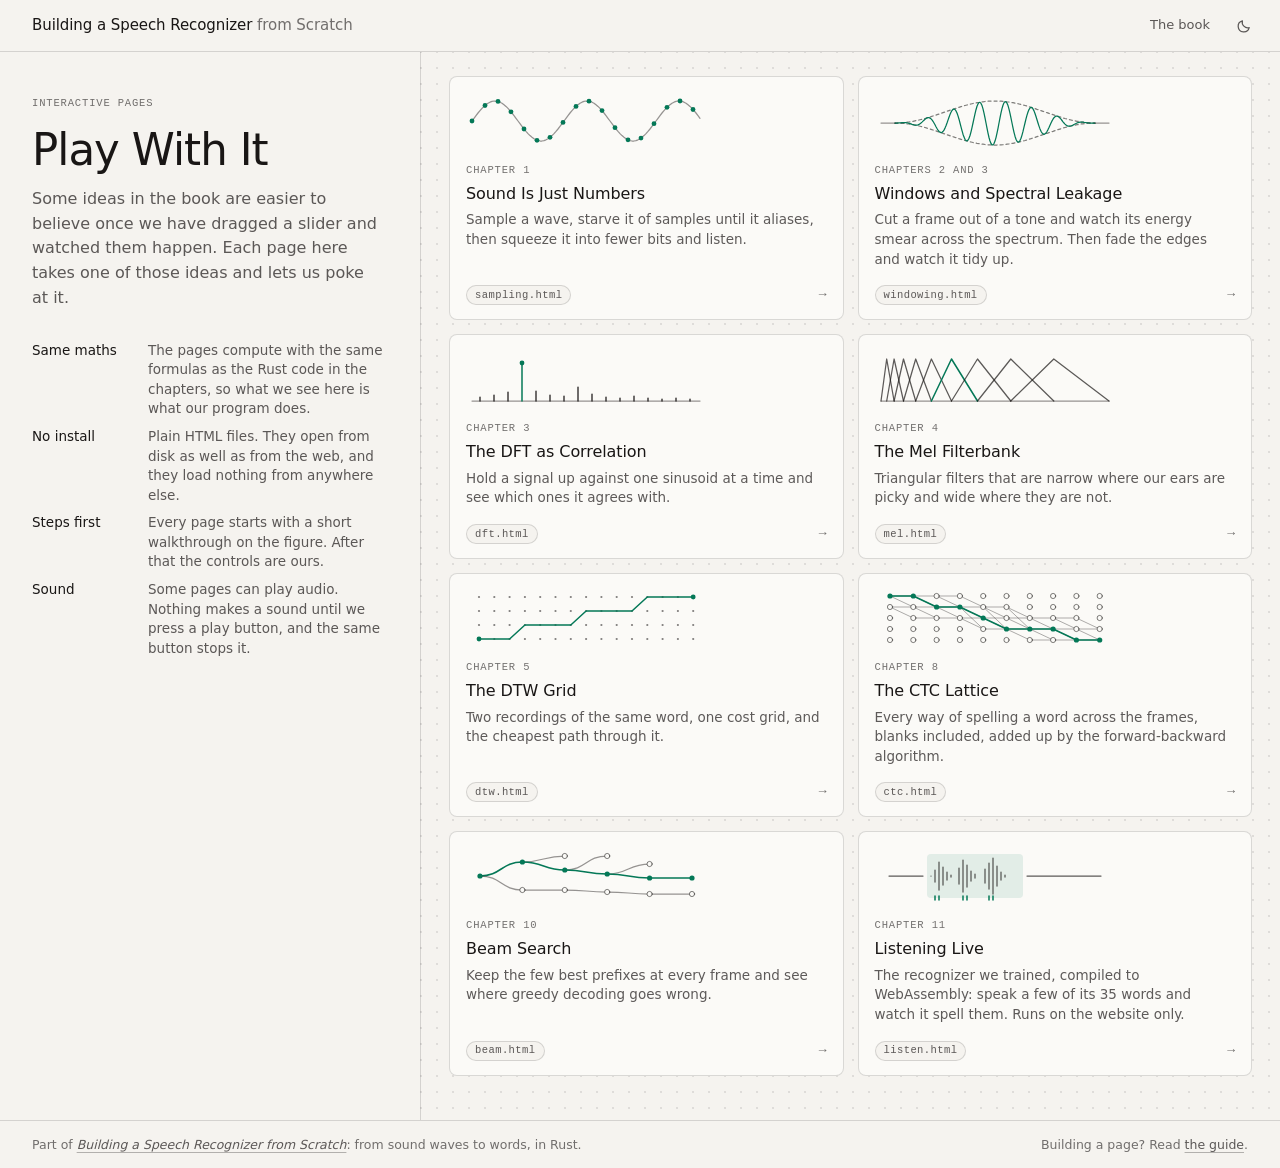
<file: interactive/index.html>
<!doctype html>
<html lang="en">
<head>
<meta charset="utf-8">
<meta name="viewport" content="width=device-width, initial-scale=1">
<title>Interactive pages · Building a Speech Recognizer from Scratch</title>
<meta name="description" content="Interactive explainers for the book Building a Speech Recognizer from Scratch: sampling, windows, the DFT, the mel filterbank, DTW, CTC and beam search.">
<link rel="stylesheet" href="shared.css">
<script src="shared.js"></script>
</head>
<body>

<header class="sr-topbar">
  <a class="sr-brand" href="index.html">Building a Speech Recognizer <span>from Scratch</span></a>
  <nav class="sr-topnav" aria-label="Book">
    <a href="../README.md">The book</a>
    <button class="sr-theme-toggle" type="button" data-sr-theme></button>
  </nav>
</header>

<main class="sr-shell">

  <section class="sr-intro">
    <span class="sr-overline">Interactive pages</span>
    <h1 class="sr-title">Play With It</h1>
    <p class="sr-lede">Some ideas in the book are easier to believe once we have dragged a slider and watched them happen. Each page here takes one of those ideas and lets us poke at it.</p>
  </section>

  <section class="sr-controls" aria-label="About these pages">
    <div class="sr-control-group">
      <dl class="sr-kv">
        <dt>Same maths</dt>
        <dd>The pages compute with the same formulas as the Rust code in the chapters, so what we see here is what our program does.</dd>
        <dt>No install</dt>
        <dd>Plain HTML files. They open from disk as well as from the web, and they load nothing from anywhere else.</dd>
        <dt>Steps first</dt>
        <dd>Every page starts with a short walkthrough on the figure. After that the controls are ours.</dd>
        <dt>Sound</dt>
        <dd>Some pages can play audio. Nothing makes a sound until we press a play button, and the same button stops it.</dd>
      </dl>
    </div>
  </section>

  <section class="sr-stage" aria-label="Pages">
    <div class="sr-stage-inner">
      <!-- Every card is a link, so a page works from here the moment its file exists.
           When you add a page, change its data-status from "coming" to "ready". -->
      <div class="sr-card-grid">
        <a class="sr-card sr-index-card" href="sampling.html" data-status="ready">
          <svg class="sr-thumb" viewBox="0 0 240 56" preserveAspectRatio="xMinYMid meet" fill="none" stroke="currentColor" stroke-width="1.25" stroke-linecap="round" stroke-linejoin="round" aria-hidden="true"><path d="M6.0 28.0 L8.0 25.3 L10.0 22.6 L12.0 20.0 L14.0 17.6 L16.0 15.4 L18.0 13.4 L20.0 11.7 L22.0 10.2 L24.0 9.2 L26.0 8.4 L28.0 8.0 L30.0 8.0 L32.0 8.4 L34.0 9.2 L36.0 10.2 L38.0 11.7 L40.0 13.4 L42.0 15.4 L44.0 17.6 L46.0 20.0 L48.0 22.6 L50.0 25.3 L52.0 28.0 L54.0 30.7 L56.0 33.4 L58.0 36.0 L60.0 38.4 L62.0 40.6 L64.0 42.6 L66.0 44.3 L68.0 45.8 L70.0 46.8 L72.0 47.6 L74.0 48.0 L76.0 48.0 L78.0 47.6 L80.0 46.8 L82.0 45.8 L84.0 44.3 L86.0 42.6 L88.0 40.6 L90.0 38.4 L92.0 36.0 L94.0 33.4 L96.0 30.7 L98.0 28.0 L100.0 25.3 L102.0 22.6 L104.0 20.0 L106.0 17.6 L108.0 15.4 L110.0 13.4 L112.0 11.7 L114.0 10.2 L116.0 9.2 L118.0 8.4 L120.0 8.0 L122.0 8.0 L124.0 8.4 L126.0 9.2 L128.0 10.2 L130.0 11.7 L132.0 13.4 L134.0 15.4 L136.0 17.6 L138.0 20.0 L140.0 22.6 L142.0 25.3 L144.0 28.0 L146.0 30.7 L148.0 33.4 L150.0 36.0 L152.0 38.4 L154.0 40.6 L156.0 42.6 L158.0 44.3 L160.0 45.8 L162.0 46.8 L164.0 47.6 L166.0 48.0 L168.0 48.0 L170.0 47.6 L172.0 46.8 L174.0 45.8 L176.0 44.3 L178.0 42.6 L180.0 40.6 L182.0 38.4 L184.0 36.0 L186.0 33.4 L188.0 30.7 L190.0 28.0 L192.0 25.3 L194.0 22.6 L196.0 20.0 L198.0 17.6 L200.0 15.4 L202.0 13.4 L204.0 11.7 L206.0 10.2 L208.0 9.2 L210.0 8.4 L212.0 8.0 L214.0 8.0 L216.0 8.4 L218.0 9.2 L220.0 10.2 L222.0 11.7 L224.0 13.4 L226.0 15.4 L228.0 17.6 L230.0 20.0 L232.0 22.6 L234.0 25.3" stroke-opacity=".45"/><circle cx="6" cy="28.0" r="2.4" fill="var(--green)" stroke="none"/><circle cx="19" cy="12.5" r="2.4" fill="var(--green)" stroke="none"/><circle cx="32" cy="8.4" r="2.4" fill="var(--green)" stroke="none"/><circle cx="45" cy="18.8" r="2.4" fill="var(--green)" stroke="none"/><circle cx="58" cy="36.0" r="2.4" fill="var(--green)" stroke="none"/><circle cx="71" cy="47.3" r="2.4" fill="var(--green)" stroke="none"/><circle cx="84" cy="44.3" r="2.4" fill="var(--green)" stroke="none"/><circle cx="97" cy="29.4" r="2.4" fill="var(--green)" stroke="none"/><circle cx="110" cy="13.4" r="2.4" fill="var(--green)" stroke="none"/><circle cx="123" cy="8.2" r="2.4" fill="var(--green)" stroke="none"/><circle cx="136" cy="17.6" r="2.4" fill="var(--green)" stroke="none"/><circle cx="149" cy="34.7" r="2.4" fill="var(--green)" stroke="none"/><circle cx="162" cy="46.8" r="2.4" fill="var(--green)" stroke="none"/><circle cx="175" cy="45.1" r="2.4" fill="var(--green)" stroke="none"/><circle cx="188" cy="30.7" r="2.4" fill="var(--green)" stroke="none"/><circle cx="201" cy="14.3" r="2.4" fill="var(--green)" stroke="none"/><circle cx="214" cy="8.0" r="2.4" fill="var(--green)" stroke="none"/><circle cx="227" cy="16.5" r="2.4" fill="var(--green)" stroke="none"/></svg>
          <span class="sr-overline">Chapter 1</span>
          <h2>Sound Is Just Numbers</h2>
          <p>Sample a wave, starve it of samples until it aliases, then squeeze it into fewer bits and listen.</p>
          <span class="sr-card-foot">
            <span class="sr-btn-row"><span class="sr-pill">sampling.html</span><span class="sr-pill sr-pill--dashed sr-status">coming</span></span>
            <span class="sr-arrow" aria-hidden="true">&rarr;</span>
          </span>
        </a>

        <a class="sr-card sr-index-card" href="windowing.html" data-status="ready">
          <svg class="sr-thumb" viewBox="0 0 240 56" preserveAspectRatio="xMinYMid meet" fill="none" stroke="currentColor" stroke-width="1.25" stroke-linecap="round" stroke-linejoin="round" aria-hidden="true"><path d="M20.0 30.0 L22.0 30.0 L24.0 29.9 L26.0 29.8 L28.0 29.7 L30.0 29.5 L32.0 29.2 L34.0 29.0 L36.0 28.6 L38.0 28.3 L40.0 27.9 L42.0 27.5 L44.0 27.0 L46.0 26.5 L48.0 26.0 L50.0 25.5 L52.0 24.9 L54.0 24.3 L56.0 23.7 L58.0 23.0 L60.0 22.4 L62.0 21.7 L64.0 21.1 L66.0 20.4 L68.0 19.7 L70.0 19.0 L72.0 18.3 L74.0 17.6 L76.0 16.9 L78.0 16.3 L80.0 15.6 L82.0 15.0 L84.0 14.3 L86.0 13.7 L88.0 13.1 L90.0 12.5 L92.0 12.0 L94.0 11.5 L96.0 11.0 L98.0 10.5 L100.0 10.1 L102.0 9.7 L104.0 9.4 L106.0 9.0 L108.0 8.8 L110.0 8.5 L112.0 8.3 L114.0 8.2 L116.0 8.1 L118.0 8.0 L120.0 8.0 L122.0 8.0 L124.0 8.1 L126.0 8.2 L128.0 8.3 L130.0 8.5 L132.0 8.8 L134.0 9.0 L136.0 9.4 L138.0 9.7 L140.0 10.1 L142.0 10.5 L144.0 11.0 L146.0 11.5 L148.0 12.0 L150.0 12.5 L152.0 13.1 L154.0 13.7 L156.0 14.3 L158.0 15.0 L160.0 15.6 L162.0 16.3 L164.0 16.9 L166.0 17.6 L168.0 18.3 L170.0 19.0 L172.0 19.7 L174.0 20.4 L176.0 21.1 L178.0 21.7 L180.0 22.4 L182.0 23.0 L184.0 23.7 L186.0 24.3 L188.0 24.9 L190.0 25.5 L192.0 26.0 L194.0 26.5 L196.0 27.0 L198.0 27.5 L200.0 27.9 L202.0 28.3 L204.0 28.6 L206.0 29.0 L208.0 29.2 L210.0 29.5 L212.0 29.7 L214.0 29.8 L216.0 29.9 L218.0 30.0 L220.0 30.0" stroke-dasharray="3 3" stroke-opacity=".55"/><path d="M20.0 30.0 L22.0 30.0 L24.0 30.1 L26.0 30.2 L28.0 30.3 L30.0 30.5 L32.0 30.8 L34.0 31.0 L36.0 31.4 L38.0 31.7 L40.0 32.1 L42.0 32.5 L44.0 33.0 L46.0 33.5 L48.0 34.0 L50.0 34.5 L52.0 35.1 L54.0 35.7 L56.0 36.3 L58.0 37.0 L60.0 37.6 L62.0 38.3 L64.0 38.9 L66.0 39.6 L68.0 40.3 L70.0 41.0 L72.0 41.7 L74.0 42.4 L76.0 43.1 L78.0 43.7 L80.0 44.4 L82.0 45.0 L84.0 45.7 L86.0 46.3 L88.0 46.9 L90.0 47.5 L92.0 48.0 L94.0 48.5 L96.0 49.0 L98.0 49.5 L100.0 49.9 L102.0 50.3 L104.0 50.6 L106.0 51.0 L108.0 51.2 L110.0 51.5 L112.0 51.7 L114.0 51.8 L116.0 51.9 L118.0 52.0 L120.0 52.0 L122.0 52.0 L124.0 51.9 L126.0 51.8 L128.0 51.7 L130.0 51.5 L132.0 51.2 L134.0 51.0 L136.0 50.6 L138.0 50.3 L140.0 49.9 L142.0 49.5 L144.0 49.0 L146.0 48.5 L148.0 48.0 L150.0 47.5 L152.0 46.9 L154.0 46.3 L156.0 45.7 L158.0 45.0 L160.0 44.4 L162.0 43.7 L164.0 43.1 L166.0 42.4 L168.0 41.7 L170.0 41.0 L172.0 40.3 L174.0 39.6 L176.0 38.9 L178.0 38.3 L180.0 37.6 L182.0 37.0 L184.0 36.3 L186.0 35.7 L188.0 35.1 L190.0 34.5 L192.0 34.0 L194.0 33.5 L196.0 33.0 L198.0 32.5 L200.0 32.1 L202.0 31.7 L204.0 31.4 L206.0 31.0 L208.0 30.8 L210.0 30.5 L212.0 30.3 L214.0 30.2 L216.0 30.1 L218.0 30.0 L220.0 30.0" stroke-dasharray="3 3" stroke-opacity=".55"/><path d="M20.0 30.0 L21.0 30.0 L22.0 30.0 L23.0 30.0 L24.0 29.9 L25.0 29.9 L26.0 29.8 L27.0 29.7 L28.0 29.7 L29.0 29.6 L30.0 29.6 L31.0 29.7 L32.0 29.8 L33.0 30.0 L34.0 30.3 L35.0 30.6 L36.0 30.9 L37.0 31.3 L38.0 31.6 L39.0 31.9 L40.0 32.1 L41.0 32.2 L42.0 32.1 L43.0 31.8 L44.0 31.4 L45.0 30.8 L46.0 30.0 L47.0 29.1 L48.0 28.1 L49.0 27.2 L50.0 26.3 L51.0 25.5 L52.0 24.9 L53.0 24.6 L54.0 24.7 L55.0 25.1 L56.0 25.8 L57.0 26.9 L58.0 28.3 L59.0 30.0 L60.0 31.8 L61.0 33.7 L62.0 35.5 L63.0 37.1 L64.0 38.4 L65.0 39.2 L66.0 39.6 L67.0 39.3 L68.0 38.5 L69.0 37.1 L70.0 35.1 L71.0 32.7 L72.0 30.0 L73.0 27.1 L74.0 24.2 L75.0 21.6 L76.0 19.3 L77.0 17.5 L78.0 16.4 L79.0 16.0 L80.0 16.5 L81.0 17.9 L82.0 20.0 L83.0 22.9 L84.0 26.2 L85.0 30.0 L86.0 33.9 L87.0 37.7 L88.0 41.2 L89.0 44.1 L90.0 46.3 L91.0 47.6 L92.0 47.9 L93.0 47.1 L94.0 45.2 L95.0 42.5 L96.0 38.8 L97.0 34.6 L98.0 30.0 L99.0 25.3 L100.0 20.8 L101.0 16.7 L102.0 13.3 L103.0 10.9 L104.0 9.5 L105.0 9.4 L106.0 10.4 L107.0 12.6 L108.0 15.9 L109.0 20.1 L110.0 24.9 L111.0 30.0 L112.0 35.2 L113.0 40.1 L114.0 44.5 L115.0 48.0 L116.0 50.5 L117.0 51.8 L118.0 51.8 L119.0 50.6 L120.0 48.1 L121.0 44.6 L122.0 40.2 L123.0 35.3 L124.0 30.0 L125.0 24.8 L126.0 19.9 L127.0 15.6 L128.0 12.2 L129.0 9.8 L130.0 8.7 L131.0 8.8 L132.0 10.2 L133.0 12.6 L134.0 16.1 L135.0 20.3 L136.0 25.1 L137.0 30.0 L138.0 34.9 L139.0 39.3 L140.0 43.2 L141.0 46.2 L142.0 48.2 L143.0 49.1 L144.0 48.9 L145.0 47.6 L146.0 45.2 L147.0 42.1 L148.0 38.4 L149.0 34.2 L150.0 30.0 L151.0 25.9 L152.0 22.1 L153.0 19.0 L154.0 16.6 L155.0 15.0 L156.0 14.4 L157.0 14.7 L158.0 15.9 L159.0 17.9 L160.0 20.5 L161.0 23.5 L162.0 26.7 L163.0 30.0 L164.0 33.1 L165.0 35.9 L166.0 38.2 L167.0 39.9 L168.0 40.9 L169.0 41.3 L170.0 40.9 L171.0 40.0 L172.0 38.5 L173.0 36.6 L174.0 34.5 L175.0 32.2 L176.0 30.0 L177.0 27.9 L178.0 26.2 L179.0 24.7 L180.0 23.7 L181.0 23.2 L182.0 23.1 L183.0 23.4 L184.0 24.1 L185.0 25.1 L186.0 26.2 L187.0 27.5 L188.0 28.8 L189.0 30.0 L190.0 31.1 L191.0 32.0 L192.0 32.6 L193.0 33.1 L194.0 33.2 L195.0 33.2 L196.0 33.0 L197.0 32.6 L198.0 32.1 L199.0 31.5 L200.0 31.0 L201.0 30.5 L202.0 30.0 L203.0 29.6 L204.0 29.4 L205.0 29.2 L206.0 29.1 L207.0 29.2 L208.0 29.2 L209.0 29.4 L210.0 29.5 L211.0 29.6 L212.0 29.8 L213.0 29.9 L214.0 30.0 L215.0 30.0 L216.0 30.0 L217.0 30.0 L218.0 30.0 L219.0 30.0 L220.0 30.0" stroke="var(--green)"/><path d="M6 30H20M220 30H234" stroke-opacity=".45"/></svg>
          <span class="sr-overline">Chapters 2 and 3</span>
          <h2>Windows and Spectral Leakage</h2>
          <p>Cut a frame out of a tone and watch its energy smear across the spectrum. Then fade the edges and watch it tidy up.</p>
          <span class="sr-card-foot">
            <span class="sr-btn-row"><span class="sr-pill">windowing.html</span><span class="sr-pill sr-pill--dashed sr-status">coming</span></span>
            <span class="sr-arrow" aria-hidden="true">&rarr;</span>
          </span>
        </a>

        <a class="sr-card sr-index-card" href="dft.html" data-status="ready">
          <svg class="sr-thumb" viewBox="0 0 240 56" preserveAspectRatio="xMinYMid meet" fill="none" stroke="currentColor" stroke-width="1.25" stroke-linecap="round" stroke-linejoin="round" aria-hidden="true"><path d="M6 50H234" stroke-opacity=".45"/><path d="M14 50V46"/><path d="M28 50V44"/><path d="M42 50V41"/><path d="M56 50V12" stroke="var(--green)" stroke-width="1.5"/><circle cx="56" cy="12" r="2.4" fill="var(--green)" stroke="none"/><path d="M70 50V40"/><path d="M84 50V44"/><path d="M98 50V45"/><path d="M112 50V36"/><path d="M126 50V43"/><path d="M140 50V46"/><path d="M154 50V47"/><path d="M168 50V45"/><path d="M182 50V47"/><path d="M196 50V48"/><path d="M210 50V47"/><path d="M224 50V48"/></svg>
          <span class="sr-overline">Chapter 3</span>
          <h2>The DFT as Correlation</h2>
          <p>Hold a signal up against one sinusoid at a time and see which ones it agrees with.</p>
          <span class="sr-card-foot">
            <span class="sr-btn-row"><span class="sr-pill">dft.html</span><span class="sr-pill sr-pill--dashed sr-status">coming</span></span>
            <span class="sr-arrow" aria-hidden="true">&rarr;</span>
          </span>
        </a>

        <a class="sr-card sr-index-card" href="mel.html" data-status="ready">
          <svg class="sr-thumb" viewBox="0 0 240 56" preserveAspectRatio="xMinYMid meet" fill="none" stroke="currentColor" stroke-width="1.25" stroke-linecap="round" stroke-linejoin="round" aria-hidden="true"><path d="M6 50H234" stroke-opacity=".45"/><path d="M6.0 50L11.7 8L19.1 50" stroke-opacity=".7"/><path d="M11.7 50L19.1 8L28.5 50" stroke-opacity=".7"/><path d="M19.1 50L28.5 8L40.7 50" stroke-opacity=".7"/><path d="M28.5 50L40.7 8L56.4 50" stroke-opacity=".7"/><path d="M40.7 50L56.4 8L76.5 50" stroke-opacity=".7"/><path d="M56.4 50L76.5 8L102.5 50" stroke="var(--green)" stroke-width="1.5"/><path d="M76.5 50L102.5 8L135.8 50" stroke-opacity=".7"/><path d="M102.5 50L135.8 8L178.8 50" stroke-opacity=".7"/><path d="M135.8 50L178.8 8L234.0 50" stroke-opacity=".7"/></svg>
          <span class="sr-overline">Chapter 4</span>
          <h2>The Mel Filterbank</h2>
          <p>Triangular filters that are narrow where our ears are picky and wide where they are not.</p>
          <span class="sr-card-foot">
            <span class="sr-btn-row"><span class="sr-pill">mel.html</span><span class="sr-pill sr-pill--dashed sr-status">coming</span></span>
            <span class="sr-arrow" aria-hidden="true">&rarr;</span>
          </span>
        </a>

        <a class="sr-card sr-index-card" href="dtw.html" data-status="ready">
          <svg class="sr-thumb" viewBox="0 0 240 56" preserveAspectRatio="xMinYMid meet" fill="none" stroke="currentColor" stroke-width="1.25" stroke-linecap="round" stroke-linejoin="round" aria-hidden="true"><circle cx="13.0" cy="7.0" r="1.1" fill="currentColor" fill-opacity=".55" stroke="none"/><circle cx="13.0" cy="21.0" r="1.1" fill="currentColor" fill-opacity=".55" stroke="none"/><circle cx="13.0" cy="35.0" r="1.1" fill="currentColor" fill-opacity=".55" stroke="none"/><circle cx="13.0" cy="49.0" r="1.1" fill="currentColor" fill-opacity=".55" stroke="none"/><circle cx="28.3" cy="7.0" r="1.1" fill="currentColor" fill-opacity=".55" stroke="none"/><circle cx="28.3" cy="21.0" r="1.1" fill="currentColor" fill-opacity=".55" stroke="none"/><circle cx="28.3" cy="35.0" r="1.1" fill="currentColor" fill-opacity=".55" stroke="none"/><circle cx="28.3" cy="49.0" r="1.1" fill="currentColor" fill-opacity=".55" stroke="none"/><circle cx="43.6" cy="7.0" r="1.1" fill="currentColor" fill-opacity=".55" stroke="none"/><circle cx="43.6" cy="21.0" r="1.1" fill="currentColor" fill-opacity=".55" stroke="none"/><circle cx="43.6" cy="35.0" r="1.1" fill="currentColor" fill-opacity=".55" stroke="none"/><circle cx="43.6" cy="49.0" r="1.1" fill="currentColor" fill-opacity=".55" stroke="none"/><circle cx="58.9" cy="7.0" r="1.1" fill="currentColor" fill-opacity=".55" stroke="none"/><circle cx="58.9" cy="21.0" r="1.1" fill="currentColor" fill-opacity=".55" stroke="none"/><circle cx="58.9" cy="35.0" r="1.1" fill="currentColor" fill-opacity=".55" stroke="none"/><circle cx="58.9" cy="49.0" r="1.1" fill="currentColor" fill-opacity=".55" stroke="none"/><circle cx="74.2" cy="7.0" r="1.1" fill="currentColor" fill-opacity=".55" stroke="none"/><circle cx="74.2" cy="21.0" r="1.1" fill="currentColor" fill-opacity=".55" stroke="none"/><circle cx="74.2" cy="35.0" r="1.1" fill="currentColor" fill-opacity=".55" stroke="none"/><circle cx="74.2" cy="49.0" r="1.1" fill="currentColor" fill-opacity=".55" stroke="none"/><circle cx="89.5" cy="7.0" r="1.1" fill="currentColor" fill-opacity=".55" stroke="none"/><circle cx="89.5" cy="21.0" r="1.1" fill="currentColor" fill-opacity=".55" stroke="none"/><circle cx="89.5" cy="35.0" r="1.1" fill="currentColor" fill-opacity=".55" stroke="none"/><circle cx="89.5" cy="49.0" r="1.1" fill="currentColor" fill-opacity=".55" stroke="none"/><circle cx="104.8" cy="7.0" r="1.1" fill="currentColor" fill-opacity=".55" stroke="none"/><circle cx="104.8" cy="21.0" r="1.1" fill="currentColor" fill-opacity=".55" stroke="none"/><circle cx="104.8" cy="35.0" r="1.1" fill="currentColor" fill-opacity=".55" stroke="none"/><circle cx="104.8" cy="49.0" r="1.1" fill="currentColor" fill-opacity=".55" stroke="none"/><circle cx="120.1" cy="7.0" r="1.1" fill="currentColor" fill-opacity=".55" stroke="none"/><circle cx="120.1" cy="21.0" r="1.1" fill="currentColor" fill-opacity=".55" stroke="none"/><circle cx="120.1" cy="35.0" r="1.1" fill="currentColor" fill-opacity=".55" stroke="none"/><circle cx="120.1" cy="49.0" r="1.1" fill="currentColor" fill-opacity=".55" stroke="none"/><circle cx="135.4" cy="7.0" r="1.1" fill="currentColor" fill-opacity=".55" stroke="none"/><circle cx="135.4" cy="21.0" r="1.1" fill="currentColor" fill-opacity=".55" stroke="none"/><circle cx="135.4" cy="35.0" r="1.1" fill="currentColor" fill-opacity=".55" stroke="none"/><circle cx="135.4" cy="49.0" r="1.1" fill="currentColor" fill-opacity=".55" stroke="none"/><circle cx="150.7" cy="7.0" r="1.1" fill="currentColor" fill-opacity=".55" stroke="none"/><circle cx="150.7" cy="21.0" r="1.1" fill="currentColor" fill-opacity=".55" stroke="none"/><circle cx="150.7" cy="35.0" r="1.1" fill="currentColor" fill-opacity=".55" stroke="none"/><circle cx="150.7" cy="49.0" r="1.1" fill="currentColor" fill-opacity=".55" stroke="none"/><circle cx="166.0" cy="7.0" r="1.1" fill="currentColor" fill-opacity=".55" stroke="none"/><circle cx="166.0" cy="21.0" r="1.1" fill="currentColor" fill-opacity=".55" stroke="none"/><circle cx="166.0" cy="35.0" r="1.1" fill="currentColor" fill-opacity=".55" stroke="none"/><circle cx="166.0" cy="49.0" r="1.1" fill="currentColor" fill-opacity=".55" stroke="none"/><circle cx="181.3" cy="7.0" r="1.1" fill="currentColor" fill-opacity=".55" stroke="none"/><circle cx="181.3" cy="21.0" r="1.1" fill="currentColor" fill-opacity=".55" stroke="none"/><circle cx="181.3" cy="35.0" r="1.1" fill="currentColor" fill-opacity=".55" stroke="none"/><circle cx="181.3" cy="49.0" r="1.1" fill="currentColor" fill-opacity=".55" stroke="none"/><circle cx="196.6" cy="7.0" r="1.1" fill="currentColor" fill-opacity=".55" stroke="none"/><circle cx="196.6" cy="21.0" r="1.1" fill="currentColor" fill-opacity=".55" stroke="none"/><circle cx="196.6" cy="35.0" r="1.1" fill="currentColor" fill-opacity=".55" stroke="none"/><circle cx="196.6" cy="49.0" r="1.1" fill="currentColor" fill-opacity=".55" stroke="none"/><circle cx="211.9" cy="7.0" r="1.1" fill="currentColor" fill-opacity=".55" stroke="none"/><circle cx="211.9" cy="21.0" r="1.1" fill="currentColor" fill-opacity=".55" stroke="none"/><circle cx="211.9" cy="35.0" r="1.1" fill="currentColor" fill-opacity=".55" stroke="none"/><circle cx="211.9" cy="49.0" r="1.1" fill="currentColor" fill-opacity=".55" stroke="none"/><circle cx="227.2" cy="7.0" r="1.1" fill="currentColor" fill-opacity=".55" stroke="none"/><circle cx="227.2" cy="21.0" r="1.1" fill="currentColor" fill-opacity=".55" stroke="none"/><circle cx="227.2" cy="35.0" r="1.1" fill="currentColor" fill-opacity=".55" stroke="none"/><circle cx="227.2" cy="49.0" r="1.1" fill="currentColor" fill-opacity=".55" stroke="none"/><path d="M13.0 49.0 L28.3 49.0 L43.6 49.0 L58.9 35.0 L74.2 35.0 L89.5 35.0 L104.8 35.0 L120.1 21.0 L135.4 21.0 L150.7 21.0 L166.0 21.0 L181.3 7.0 L196.6 7.0 L211.9 7.0 L227.2 7.0" stroke="var(--green)" stroke-width="1.5"/><circle cx="13.0" cy="49.0" r="2.4" fill="var(--green)" stroke="none"/><circle cx="227.2" cy="7.0" r="2.4" fill="var(--green)" stroke="none"/></svg>
          <span class="sr-overline">Chapter 5</span>
          <h2>The DTW Grid</h2>
          <p>Two recordings of the same word, one cost grid, and the cheapest path through it.</p>
          <span class="sr-card-foot">
            <span class="sr-btn-row"><span class="sr-pill">dtw.html</span><span class="sr-pill sr-pill--dashed sr-status">coming</span></span>
            <span class="sr-arrow" aria-hidden="true">&rarr;</span>
          </span>
        </a>

        <a class="sr-card sr-index-card" href="ctc.html" data-status="ready">
          <svg class="sr-thumb" viewBox="0 0 240 56" preserveAspectRatio="xMinYMid meet" fill="none" stroke="currentColor" stroke-width="1.25" stroke-linecap="round" stroke-linejoin="round" aria-hidden="true"><path d="M15.0 6.0L38.3 6.0" stroke-opacity=".35" stroke-width="1"/><path d="M15.0 6.0L38.3 17.0" stroke-opacity=".35" stroke-width="1"/><path d="M15.0 17.0L38.3 17.0" stroke-opacity=".35" stroke-width="1"/><path d="M15.0 17.0L38.3 28.0" stroke-opacity=".35" stroke-width="1"/><path d="M38.3 6.0L61.6 6.0" stroke-opacity=".35" stroke-width="1"/><path d="M38.3 6.0L61.6 17.0" stroke-opacity=".35" stroke-width="1"/><path d="M38.3 17.0L61.6 17.0" stroke-opacity=".35" stroke-width="1"/><path d="M38.3 17.0L61.6 28.0" stroke-opacity=".35" stroke-width="1"/><path d="M38.3 28.0L61.6 28.0" stroke-opacity=".35" stroke-width="1"/><path d="M61.6 6.0L84.9 6.0" stroke-opacity=".35" stroke-width="1"/><path d="M61.6 6.0L84.9 17.0" stroke-opacity=".35" stroke-width="1"/><path d="M61.6 17.0L84.9 17.0" stroke-opacity=".35" stroke-width="1"/><path d="M61.6 17.0L84.9 28.0" stroke-opacity=".35" stroke-width="1"/><path d="M61.6 28.0L84.9 28.0" stroke-opacity=".35" stroke-width="1"/><path d="M84.9 6.0L108.2 17.0" stroke-opacity=".35" stroke-width="1"/><path d="M84.9 17.0L108.2 17.0" stroke-opacity=".35" stroke-width="1"/><path d="M84.9 17.0L108.2 28.0" stroke-opacity=".35" stroke-width="1"/><path d="M84.9 17.0L108.2 39.0" stroke-opacity=".35" stroke-width="1"/><path d="M84.9 28.0L108.2 28.0" stroke-opacity=".35" stroke-width="1"/><path d="M84.9 28.0L108.2 39.0" stroke-opacity=".35" stroke-width="1"/><path d="M108.2 17.0L131.5 17.0" stroke-opacity=".35" stroke-width="1"/><path d="M108.2 17.0L131.5 28.0" stroke-opacity=".35" stroke-width="1"/><path d="M108.2 17.0L131.5 39.0" stroke-opacity=".35" stroke-width="1"/><path d="M108.2 28.0L131.5 28.0" stroke-opacity=".35" stroke-width="1"/><path d="M108.2 28.0L131.5 39.0" stroke-opacity=".35" stroke-width="1"/><path d="M108.2 39.0L131.5 39.0" stroke-opacity=".35" stroke-width="1"/><path d="M131.5 17.0L154.8 28.0" stroke-opacity=".35" stroke-width="1"/><path d="M131.5 17.0L154.8 39.0" stroke-opacity=".35" stroke-width="1"/><path d="M131.5 28.0L154.8 28.0" stroke-opacity=".35" stroke-width="1"/><path d="M131.5 28.0L154.8 39.0" stroke-opacity=".35" stroke-width="1"/><path d="M131.5 39.0L154.8 39.0" stroke-opacity=".35" stroke-width="1"/><path d="M131.5 39.0L154.8 50.0" stroke-opacity=".35" stroke-width="1"/><path d="M154.8 28.0L178.1 28.0" stroke-opacity=".35" stroke-width="1"/><path d="M154.8 28.0L178.1 39.0" stroke-opacity=".35" stroke-width="1"/><path d="M154.8 39.0L178.1 39.0" stroke-opacity=".35" stroke-width="1"/><path d="M154.8 39.0L178.1 50.0" stroke-opacity=".35" stroke-width="1"/><path d="M154.8 50.0L178.1 50.0" stroke-opacity=".35" stroke-width="1"/><path d="M178.1 28.0L201.4 28.0" stroke-opacity=".35" stroke-width="1"/><path d="M178.1 28.0L201.4 39.0" stroke-opacity=".35" stroke-width="1"/><path d="M178.1 39.0L201.4 39.0" stroke-opacity=".35" stroke-width="1"/><path d="M178.1 39.0L201.4 50.0" stroke-opacity=".35" stroke-width="1"/><path d="M178.1 50.0L201.4 50.0" stroke-opacity=".35" stroke-width="1"/><path d="M201.4 28.0L224.7 39.0" stroke-opacity=".35" stroke-width="1"/><path d="M201.4 39.0L224.7 39.0" stroke-opacity=".35" stroke-width="1"/><path d="M201.4 39.0L224.7 50.0" stroke-opacity=".35" stroke-width="1"/><path d="M201.4 50.0L224.7 50.0" stroke-opacity=".35" stroke-width="1"/><path d="M15.0 6.0 L38.3 6.0 L61.6 17.0 L84.9 17.0 L108.2 28.0 L131.5 39.0 L154.8 39.0 L178.1 39.0 L201.4 50.0 L224.7 50.0" stroke="var(--green)" stroke-width="1.5"/><circle cx="15.0" cy="6.0" r="2.6" fill="var(--green)" stroke="none"/><circle cx="15.0" cy="17.0" r="2.6" fill="var(--panel)" stroke-opacity=".55" stroke-width="1"/><circle cx="15.0" cy="28.0" r="2.6" fill="var(--panel)" stroke-opacity=".55" stroke-width="1"/><circle cx="15.0" cy="39.0" r="2.6" fill="var(--panel)" stroke-opacity=".55" stroke-width="1"/><circle cx="15.0" cy="50.0" r="2.6" fill="var(--panel)" stroke-opacity=".55" stroke-width="1"/><circle cx="38.3" cy="6.0" r="2.6" fill="var(--green)" stroke="none"/><circle cx="38.3" cy="17.0" r="2.6" fill="var(--panel)" stroke-opacity=".55" stroke-width="1"/><circle cx="38.3" cy="28.0" r="2.6" fill="var(--panel)" stroke-opacity=".55" stroke-width="1"/><circle cx="38.3" cy="39.0" r="2.6" fill="var(--panel)" stroke-opacity=".55" stroke-width="1"/><circle cx="38.3" cy="50.0" r="2.6" fill="var(--panel)" stroke-opacity=".55" stroke-width="1"/><circle cx="61.6" cy="6.0" r="2.6" fill="var(--panel)" stroke-opacity=".55" stroke-width="1"/><circle cx="61.6" cy="17.0" r="2.6" fill="var(--green)" stroke="none"/><circle cx="61.6" cy="28.0" r="2.6" fill="var(--panel)" stroke-opacity=".55" stroke-width="1"/><circle cx="61.6" cy="39.0" r="2.6" fill="var(--panel)" stroke-opacity=".55" stroke-width="1"/><circle cx="61.6" cy="50.0" r="2.6" fill="var(--panel)" stroke-opacity=".55" stroke-width="1"/><circle cx="84.9" cy="6.0" r="2.6" fill="var(--panel)" stroke-opacity=".55" stroke-width="1"/><circle cx="84.9" cy="17.0" r="2.6" fill="var(--green)" stroke="none"/><circle cx="84.9" cy="28.0" r="2.6" fill="var(--panel)" stroke-opacity=".55" stroke-width="1"/><circle cx="84.9" cy="39.0" r="2.6" fill="var(--panel)" stroke-opacity=".55" stroke-width="1"/><circle cx="84.9" cy="50.0" r="2.6" fill="var(--panel)" stroke-opacity=".55" stroke-width="1"/><circle cx="108.2" cy="6.0" r="2.6" fill="var(--panel)" stroke-opacity=".55" stroke-width="1"/><circle cx="108.2" cy="17.0" r="2.6" fill="var(--panel)" stroke-opacity=".55" stroke-width="1"/><circle cx="108.2" cy="28.0" r="2.6" fill="var(--green)" stroke="none"/><circle cx="108.2" cy="39.0" r="2.6" fill="var(--panel)" stroke-opacity=".55" stroke-width="1"/><circle cx="108.2" cy="50.0" r="2.6" fill="var(--panel)" stroke-opacity=".55" stroke-width="1"/><circle cx="131.5" cy="6.0" r="2.6" fill="var(--panel)" stroke-opacity=".55" stroke-width="1"/><circle cx="131.5" cy="17.0" r="2.6" fill="var(--panel)" stroke-opacity=".55" stroke-width="1"/><circle cx="131.5" cy="28.0" r="2.6" fill="var(--panel)" stroke-opacity=".55" stroke-width="1"/><circle cx="131.5" cy="39.0" r="2.6" fill="var(--green)" stroke="none"/><circle cx="131.5" cy="50.0" r="2.6" fill="var(--panel)" stroke-opacity=".55" stroke-width="1"/><circle cx="154.8" cy="6.0" r="2.6" fill="var(--panel)" stroke-opacity=".55" stroke-width="1"/><circle cx="154.8" cy="17.0" r="2.6" fill="var(--panel)" stroke-opacity=".55" stroke-width="1"/><circle cx="154.8" cy="28.0" r="2.6" fill="var(--panel)" stroke-opacity=".55" stroke-width="1"/><circle cx="154.8" cy="39.0" r="2.6" fill="var(--green)" stroke="none"/><circle cx="154.8" cy="50.0" r="2.6" fill="var(--panel)" stroke-opacity=".55" stroke-width="1"/><circle cx="178.1" cy="6.0" r="2.6" fill="var(--panel)" stroke-opacity=".55" stroke-width="1"/><circle cx="178.1" cy="17.0" r="2.6" fill="var(--panel)" stroke-opacity=".55" stroke-width="1"/><circle cx="178.1" cy="28.0" r="2.6" fill="var(--panel)" stroke-opacity=".55" stroke-width="1"/><circle cx="178.1" cy="39.0" r="2.6" fill="var(--green)" stroke="none"/><circle cx="178.1" cy="50.0" r="2.6" fill="var(--panel)" stroke-opacity=".55" stroke-width="1"/><circle cx="201.4" cy="6.0" r="2.6" fill="var(--panel)" stroke-opacity=".55" stroke-width="1"/><circle cx="201.4" cy="17.0" r="2.6" fill="var(--panel)" stroke-opacity=".55" stroke-width="1"/><circle cx="201.4" cy="28.0" r="2.6" fill="var(--panel)" stroke-opacity=".55" stroke-width="1"/><circle cx="201.4" cy="39.0" r="2.6" fill="var(--panel)" stroke-opacity=".55" stroke-width="1"/><circle cx="201.4" cy="50.0" r="2.6" fill="var(--green)" stroke="none"/><circle cx="224.7" cy="6.0" r="2.6" fill="var(--panel)" stroke-opacity=".55" stroke-width="1"/><circle cx="224.7" cy="17.0" r="2.6" fill="var(--panel)" stroke-opacity=".55" stroke-width="1"/><circle cx="224.7" cy="28.0" r="2.6" fill="var(--panel)" stroke-opacity=".55" stroke-width="1"/><circle cx="224.7" cy="39.0" r="2.6" fill="var(--panel)" stroke-opacity=".55" stroke-width="1"/><circle cx="224.7" cy="50.0" r="2.6" fill="var(--green)" stroke="none"/></svg>
          <span class="sr-overline">Chapter 8</span>
          <h2>The CTC Lattice</h2>
          <p>Every way of spelling a word across the frames, blanks included, added up by the forward-backward algorithm.</p>
          <span class="sr-card-foot">
            <span class="sr-btn-row"><span class="sr-pill">ctc.html</span><span class="sr-pill sr-pill--dashed sr-status">coming</span></span>
            <span class="sr-arrow" aria-hidden="true">&rarr;</span>
          </span>
        </a>

        <a class="sr-card sr-index-card" href="beam.html" data-status="ready">
          <svg class="sr-thumb" viewBox="0 0 240 56" preserveAspectRatio="xMinYMid meet" fill="none" stroke="currentColor" stroke-width="1.25" stroke-linecap="round" stroke-linejoin="round" aria-hidden="true"><path d="M14.0 28C35.2 28 35.2 14 56.4 14" stroke="var(--green)" stroke-width="1.5"/><path d="M14.0 28C35.2 28 35.2 42 56.4 42" stroke-opacity=".45"/><path d="M56.4 14C77.6 14 77.6 8 98.8 8" stroke-opacity=".45"/><path d="M56.4 14C77.6 14 77.6 22 98.8 22" stroke="var(--green)" stroke-width="1.5"/><path d="M56.4 42C77.6 42 77.6 42 98.8 42" stroke-opacity=".45"/><path d="M98.8 22C120.0 22 120.0 8 141.2 8" stroke-opacity=".45"/><path d="M98.8 22C120.0 22 120.0 26 141.2 26" stroke="var(--green)" stroke-width="1.5"/><path d="M98.8 42C120.0 42 120.0 44 141.2 44" stroke-opacity=".45"/><path d="M141.2 26C162.4 26 162.4 16 183.6 16" stroke-opacity=".45"/><path d="M141.2 26C162.4 26 162.4 30 183.6 30" stroke="var(--green)" stroke-width="1.5"/><path d="M141.2 44C162.4 44 162.4 46 183.6 46" stroke-opacity=".45"/><path d="M183.6 30C204.8 30 204.8 30 226.0 30" stroke="var(--green)" stroke-width="1.5"/><path d="M183.6 46C204.8 46 204.8 46 226.0 46" stroke-opacity=".45"/><circle cx="14.0" cy="28.0" r="2.6" fill="var(--green)" stroke="none"/><circle cx="56.4" cy="14.0" r="2.6" fill="var(--green)" stroke="none"/><circle cx="56.4" cy="42.0" r="2.6" fill="var(--panel)" stroke-opacity=".55" stroke-width="1"/><circle cx="98.8" cy="8.0" r="2.6" fill="var(--panel)" stroke-opacity=".55" stroke-width="1"/><circle cx="98.8" cy="22.0" r="2.6" fill="var(--green)" stroke="none"/><circle cx="98.8" cy="42.0" r="2.6" fill="var(--panel)" stroke-opacity=".55" stroke-width="1"/><circle cx="141.2" cy="8.0" r="2.6" fill="var(--panel)" stroke-opacity=".55" stroke-width="1"/><circle cx="141.2" cy="26.0" r="2.6" fill="var(--green)" stroke="none"/><circle cx="141.2" cy="44.0" r="2.6" fill="var(--panel)" stroke-opacity=".55" stroke-width="1"/><circle cx="183.6" cy="16.0" r="2.6" fill="var(--panel)" stroke-opacity=".55" stroke-width="1"/><circle cx="183.6" cy="30.0" r="2.6" fill="var(--green)" stroke="none"/><circle cx="183.6" cy="46.0" r="2.6" fill="var(--panel)" stroke-opacity=".55" stroke-width="1"/><circle cx="226.0" cy="30.0" r="2.6" fill="var(--green)" stroke="none"/><circle cx="226.0" cy="46.0" r="2.6" fill="var(--panel)" stroke-opacity=".55" stroke-width="1"/></svg>
          <span class="sr-overline">Chapter 10</span>
          <h2>Beam Search</h2>
          <p>Keep the few best prefixes at every frame and see where greedy decoding goes wrong.</p>
          <span class="sr-card-foot">
            <span class="sr-btn-row"><span class="sr-pill">beam.html</span><span class="sr-pill sr-pill--dashed sr-status">coming</span></span>
            <span class="sr-arrow" aria-hidden="true">&rarr;</span>
          </span>
        </a>

        <a class="sr-card sr-index-card" href="listen.html" data-status="ready">
          <svg class="sr-thumb" viewBox="0 0 240 56" preserveAspectRatio="xMinYMid meet" fill="none" stroke="currentColor" stroke-width="1.25" stroke-linecap="round" stroke-linejoin="round" aria-hidden="true"><rect x="52" y="6" width="96" height="44" rx="4" fill="var(--green-wash)" stroke="none"/><path d="M14 28h34M56 28v0M60 22v12M64 14v28M68 19v18M72 24v8M76 27v2M84 20v16M88 12v32M92 17v22M96 23v10M100 26v4M110 21v14M114 15v26M118 10v36M122 18v20M126 24v8M130 27v2M152 28h74" stroke-opacity=".7"/><path d="M60 52v-4M64 52v-4M88 52v-4M92 52v-4M114 52v-4M118 52v-4" stroke="var(--green)" stroke-width="1.5"/></svg>
          <span class="sr-overline">Chapter 11</span>
          <h2>Listening Live</h2>
          <p>The recognizer we trained, compiled to WebAssembly: speak a few of its 35 words and watch it spell them. Runs on the website only.</p>
          <span class="sr-card-foot">
            <span class="sr-btn-row"><span class="sr-pill">listen.html</span><span class="sr-pill sr-pill--dashed sr-status">coming</span></span>
            <span class="sr-arrow" aria-hidden="true">&rarr;</span>
          </span>
        </a>
      </div>
    </div>
  </section>

</main>

<footer class="sr-footer">
  <span>Part of <a href="../README.md"><em>Building a Speech Recognizer from Scratch</em></a>: from sound waves to words, in Rust.</span>
  <span>Building a page? Read <a href="README.md">the guide</a>.</span>
</footer>

</body>
</html>
</file>
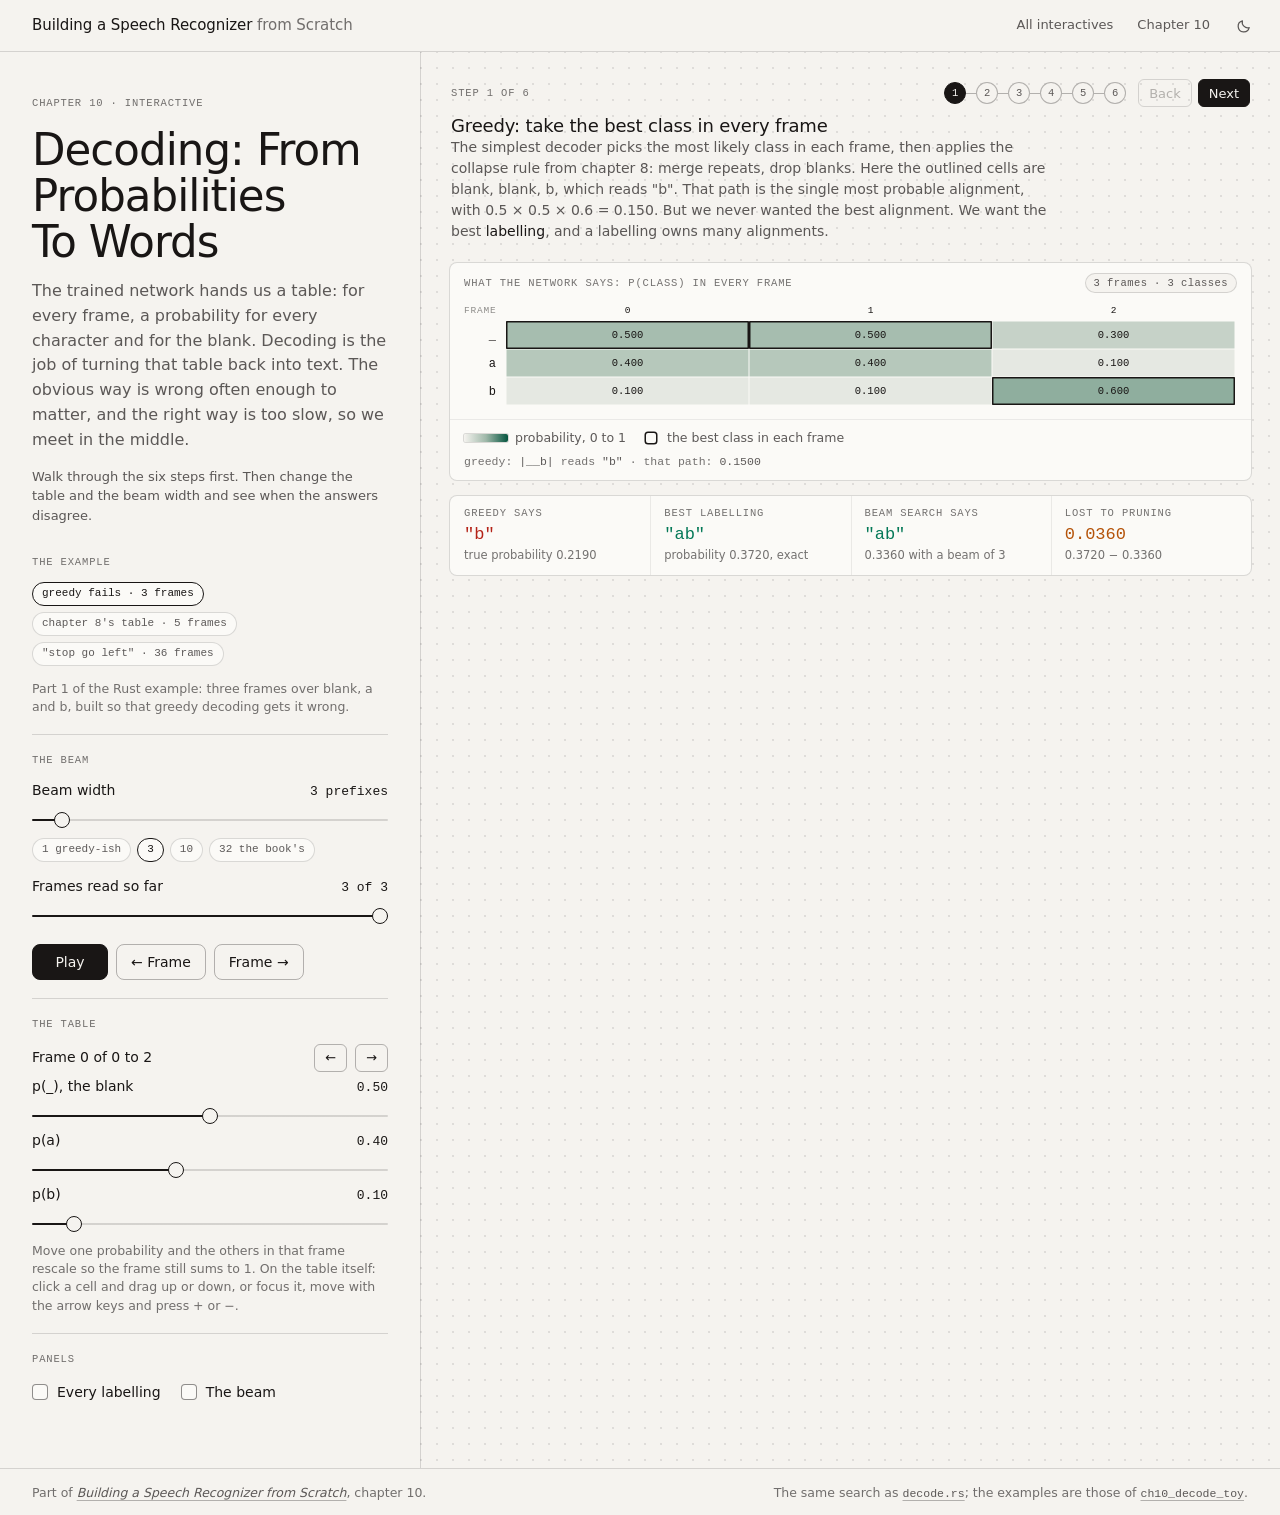
<file: interactive/beam.html>
<!doctype html>
<html lang="en">
<head>
<meta charset="utf-8">
<meta name="viewport" content="width=device-width, initial-scale=1">
<title>Decoding: From Probabilities To Words · Building a Speech Recognizer from Scratch</title>
<meta name="description" content="Greedy decoding and where it goes wrong, the exact probability of every labelling, and prefix beam search frame by frame, with a beam width dial and a vocabulary.">
<link rel="stylesheet" href="shared.css">
<script src="shared.js"></script>
<style>
  /* Page-specific sizes, a sideways-scrolling figure body, and the rows of
     the two lists (labellings, beam candidates). All from the shared tokens. */
  #steps { --sr-step-lines: 5; }
  .bm-scroll { overflow-x: auto; overscroll-behavior-x: contain; }
  .bm-scroll canvas { display: block; }
  #cand-detail { flex: 1 1 100%; min-height: 4.3em; }
  #play { min-width: 76px; }

  .bm-rows { border-top: 1px solid var(--ink-7); }
  .bm-row {
    display: grid; gap: 0 10px; align-items: center;
    width: 100%; min-height: 27px; padding: 0 14px; border: 0; border-bottom: 1px solid var(--ink-7);
    background: transparent; color: var(--ink); text-align: left;
    font-family: var(--mono); font-size: 12px; font-variant-numeric: tabular-nums; white-space: nowrap;
  }
  .bm-row > span { min-width: 0; overflow: hidden; text-overflow: ellipsis; }
  .bm-row .n { text-align: right; }
  .bm-row--head { min-height: 24px; color: var(--ink-60); font-size: 10.5px; letter-spacing: .06em; text-transform: uppercase; }
  .bm-row--cut { min-height: 22px; color: var(--ink-60); font-size: 10.5px; letter-spacing: .06em; text-transform: uppercase; background: var(--ink-4); }
  button.bm-row { cursor: pointer; }
  button.bm-row:hover { background: var(--ink-4); }
  button.bm-row[aria-pressed="true"] { box-shadow: inset 2px 0 0 var(--ink); background: var(--ink-4); }
  .bm-row[data-pruned] { color: var(--ink-48); }
  .bm-row[data-pruned] .who { text-decoration: line-through; text-decoration-color: var(--ink-30); }
  .bm-row[data-best] .who { color: var(--green); }

  #cands .bm-row { grid-template-columns: minmax(4.5em, 1fr) 5.2em 5.2em 5.2em; }
  #exact .bm-row { grid-template-columns: 5.5em minmax(40px, 1fr) 4.2em auto; cursor: default; }
  .bm-bar { height: 8px; border-radius: 2px; background: var(--ink-30); min-width: 1px; }
  .bm-row[data-best] .bm-bar { background: var(--green); }
  .bm-row[data-wrong] .bm-bar { background: var(--red); }
  .bm-tags { display: inline-flex; gap: 4px; justify-content: flex-end; min-width: 3.2em; overflow: visible !important; }
  @media (max-width: 799px) {
    #steps { --sr-step-lines: 7; }
    .bm-row { font-size: 11.5px; padding: 0 10px; gap: 0 6px; }
    #cands .bm-row { grid-template-columns: minmax(3.6em, 1fr) 4.8em 4.8em 4.4em; }
  }
</style>
</head>
<body>

<header class="sr-topbar">
  <a class="sr-brand" href="index.html">Building a Speech Recognizer <span>from Scratch</span></a>
  <nav class="sr-topnav" aria-label="Book">
    <a class="sr-hide-narrow" href="index.html">All interactives</a>
    <a href="../chapters/10-decoding.md">Chapter 10</a>
    <button class="sr-theme-toggle" type="button" data-sr-theme></button>
  </nav>
</header>

<main class="sr-shell">

  <section class="sr-intro">
    <span class="sr-overline">Chapter 10 · Interactive</span>
    <h1 class="sr-title">Decoding: From Probabilities To Words</h1>
    <p class="sr-lede">The trained network hands us a table: for every frame, a probability for every character and for the blank. Decoding is the job of turning that table back into text. The obvious way is wrong often enough to matter, and the right way is too slow, so we meet in the middle.</p>
    <p class="sr-small">Walk through the six steps first. Then change the table and the beam width and see when the answers disagree.</p>
  </section>

  <section class="sr-stage" aria-label="Figure">
    <div class="sr-stage-inner">

      <div id="steps"></div>

      <figure class="sr-figure" id="panel-table">
        <div class="sr-figure-head">
          <span class="sr-overline">What the network says: p(class) in every frame</span>
          <span class="sr-pill" id="table-pill">3 frames · 3 classes</span>
        </div>
        <div class="sr-figure-body bm-scroll">
          <div id="wide"><canvas class="sr-canvas" id="table" tabindex="0" role="img" aria-label="The probability table"></canvas></div>
        </div>
        <div class="sr-figure-foot">
          <ul class="sr-legend">
            <li><span class="sr-swatch sr-swatch--ramp"></span>probability, 0 to 1</li>
            <li><span class="sr-swatch sr-swatch--box" style="--c: transparent; box-shadow: 0 0 0 1.5px var(--ink)"></span>the best class in each frame</li>
          </ul>
          <div class="sr-values" id="greedy-line"></div>
        </div>
      </figure>

      <div class="sr-stats">
        <div class="sr-stat" id="stat-greedy">
          <span class="sr-overline">Greedy says</span>
          <span class="sr-stat-value">"b"</span>
          <span class="sr-stat-sub">true probability 0.2190</span>
        </div>
        <div class="sr-stat" id="stat-exact">
          <span class="sr-overline">Best labelling</span>
          <span class="sr-stat-value">"ab"</span>
          <span class="sr-stat-sub">probability 0.3720, exact</span>
        </div>
        <div class="sr-stat" id="stat-beam">
          <span class="sr-overline">Beam search says</span>
          <span class="sr-stat-value">"ab"</span>
          <span class="sr-stat-sub">0.3360 with a beam of 3</span>
        </div>
        <div class="sr-stat" id="stat-lost">
          <span class="sr-overline">Lost to pruning</span>
          <span class="sr-stat-value">0.0360</span>
          <span class="sr-stat-sub">0.3720 − 0.3360</span>
        </div>
      </div>

      <figure class="sr-figure" id="panel-exact">
        <div class="sr-figure-head">
          <span class="sr-overline">The truth: every labelling, all its alignments added up</span>
          <span class="sr-pill" id="exact-pill">27 alignments, 9 labellings</span>
        </div>
        <div class="bm-rows" id="exact"></div>
        <div class="sr-figure-foot">
          <p class="sr-hint" id="exact-note"></p>
        </div>
      </figure>

      <figure class="sr-figure" id="panel-beam">
        <div class="sr-figure-head">
          <span class="sr-overline" id="beam-title">Prefix beam search, after frame 2</span>
          <span class="sr-pill" id="beam-pill">beam width 3</span>
        </div>
        <div class="sr-figure-body bm-scroll" id="tree-body">
          <div id="tree-wide"><canvas class="sr-canvas" id="tree" role="img" aria-label="The beam, frame by frame"></canvas></div>
        </div>
        <div class="bm-rows" id="cands"></div>
        <div class="sr-figure-foot">
          <p class="sr-hint sr-mono" id="cand-detail" aria-live="polite"></p>
          <ul class="sr-legend">
            <li><span class="sr-swatch sr-swatch--box" style="--c: transparent; box-shadow: 0 0 0 1.5px var(--green)"></span>the best prefix so far</li>
            <li><span class="sr-swatch sr-swatch--dashed" style="--c: var(--ink-30)"></span>pruned: fell out of the beam</li>
          </ul>
        </div>
      </figure>

    </div>
  </section>

  <section class="sr-controls" aria-label="Controls">

    <div class="sr-control-group">
      <span class="sr-overline">The example</span>
      <div class="sr-chip-row" id="presets" role="group" aria-label="Examples">
        <button class="sr-chip" type="button" data-preset="toy">greedy fails · 3 frames</button>
        <button class="sr-chip" type="button" data-preset="ch8">chapter 8's table · 5 frames</button>
        <button class="sr-chip" type="button" data-preset="words">"stop go left" · 36 frames</button>
      </div>
      <p class="sr-hint" id="preset-hint"></p>
    </div>

    <div class="sr-control-group">
      <span class="sr-overline">The beam</span>
      <div class="sr-field">
        <div class="sr-field-head">
          <label for="width">Beam width</label>
          <output class="sr-readout" for="width"></output>
        </div>
        <input class="sr-range" type="range" id="width" min="1" max="32" step="1" value="3">
        <div class="sr-chip-row" id="width-chips" role="group" aria-label="Beam widths to try">
          <button class="sr-chip" type="button" data-width="1">1 greedy-ish</button>
          <button class="sr-chip" type="button" data-width="3">3</button>
          <button class="sr-chip" type="button" data-width="10">10</button>
          <button class="sr-chip" type="button" data-width="32">32 the book's</button>
        </div>
      </div>
      <div class="sr-field">
        <div class="sr-field-head">
          <label for="frame">Frames read so far</label>
          <output class="sr-readout" for="frame"></output>
        </div>
        <input class="sr-range" type="range" id="frame" min="0" max="3" step="1" value="3">
      </div>
      <div class="sr-btn-row">
        <button class="sr-btn sr-btn--primary" type="button" id="play">Play</button>
        <button class="sr-btn" type="button" id="frame-back" aria-label="One frame back">← Frame</button>
        <button class="sr-btn" type="button" id="frame-fwd" aria-label="One frame forward">Frame →</button>
      </div>
      <div class="sr-field" id="lexicon-field">
        <label class="sr-check"><input type="checkbox" id="lexicon">Only spell words from the vocabulary</label>
        <p class="sr-hint" id="lexicon-hint"></p>
      </div>
    </div>

    <div class="sr-control-group" id="edit-group">
      <span class="sr-overline">The table</span>
      <div class="sr-field">
        <div class="sr-field-head">
          <span class="sr-label" id="edit-label">Frame 0</span>
          <span class="sr-btn-row">
            <button class="sr-btn sr-btn--sm" type="button" id="edit-prev" aria-label="Previous frame">←</button>
            <button class="sr-btn sr-btn--sm" type="button" id="edit-next" aria-label="Next frame">→</button>
          </span>
        </div>
        <div id="edit-sliders"></div>
        <p class="sr-hint">Move one probability and the others in that frame rescale so the frame still sums to 1. On the table itself: click a cell and drag up or down, or focus it, move with the arrow keys and press + or −.</p>
      </div>
    </div>

    <div class="sr-control-group">
      <span class="sr-overline">Panels</span>
      <div class="sr-check-row">
        <label class="sr-check"><input type="checkbox" id="p-exact" checked>Every labelling</label>
        <label class="sr-check"><input type="checkbox" id="p-beam" checked>The beam</label>
      </div>
    </div>

  </section>
</main>

<footer class="sr-footer">
  <span>Part of <a href="../chapters/10-decoding.md"><em>Building a Speech Recognizer from Scratch</em></a>, chapter 10.</span>
  <span>The same search as <a href="../code/src/decode.rs"><code>decode.rs</code></a>; the examples are those of <a href="../code/examples/ch10_decode_toy.rs"><code>ch10_decode_toy</code></a>.</span>
</footer>

<script>
(function () {
  'use strict';
  var fmt = SR.fmt, f32 = Math.fround;
  function $(id) { return document.getElementById(id); }

  /* ------------------------------------------------- the Rust code, in JS */

  var BLANK = 0, SPACE = 1;      // decode.rs: 0 is the blank, 1 is the space, 2..=27 are a..=z

  // rng.rs: xoshiro256** seeded with SplitMix64. The noisy "stop go left"
  // table is made exactly the way ch10_decode_toy makes it, seed included.
  function Rng(seed) {
    var M = (1n << 64n) - 1n, z = BigInt(seed);
    function split() {
      z = (z + 0x9E3779B97F4A7C15n) & M;
      var x = z;
      x = ((x ^ (x >> 30n)) * 0xBF58476D1CE4E5B9n) & M;
      x = ((x ^ (x >> 27n)) * 0x94D049BB133111EBn) & M;
      return x ^ (x >> 31n);
    }
    var s = [split(), split(), split(), split()];
    function rotl(x, k) { return ((x << k) | (x >> (64n - k))) & M; }
    function next() {
      var result = (rotl((s[1] * 5n) & M, 7n) * 9n) & M;
      var t = (s[1] << 17n) & M;
      s[2] ^= s[0]; s[3] ^= s[1]; s[1] ^= s[2]; s[0] ^= s[3];
      s[2] ^= t;
      s[3] = rotl(s[3], 45n);
      return result;
    }
    function uniform() { return Number(next() >> 40n) / 16777216; }
    return {
      normal: function () {
        var u1 = Math.max(uniform(), f32(1e-7)), u2 = uniform();
        return f32(f32(Math.sqrt(f32(-2 * f32(Math.log(u1))))) * f32(Math.cos(f32(f32(2 * Math.PI) * u2))));
      }
    };
  }

  function logAdd(a, b) {
    var hi = a >= b ? a : b, lo = a >= b ? b : a;
    return lo === -Infinity ? hi : f32(hi + Math.log1p(Math.exp(lo - hi)));
  }
  function collapse(path) {
    var out = [], prev = BLANK;
    for (var i = 0; i < path.length; i++) {
      if (path[i] !== BLANK && path[i] !== prev) out.push(path[i]);
      prev = path[i];
    }
    return out;
  }
  // Dictionary order of two labellings, the order a BTreeMap hands them over in.
  function byLabels(a, b) {
    for (var i = 0; i < Math.min(a.labels.length, b.labels.length); i++) {
      if (a.labels[i] !== b.labels[i]) return a.labels[i] - b.labels[i];
    }
    return a.labels.length - b.labels.length;
  }

  // Lexicon: a trie with one edge per letter. Node 0 is the root.
  function buildTrie(words) {
    var nodes = [{ next: {}, word: false }];
    words.forEach(function (w) {
      var n = 0;
      for (var i = 0; i < w.length; i++) {
        var c = 2 + w.charCodeAt(i) - 97;
        if (nodes[n].next[c] == null) { nodes.push({ next: {}, word: false }); nodes[n].next[c] = nodes.length - 1; }
        n = nodes[n].next[c];
      }
      nodes[n].word = true;
    });
    return nodes;
  }

  // advance() from decode.rs: one frame of prefix beam search. For a prefix l
  // with probabilities p_blank and p_non_blank, an alignment can
  //   1. emit a blank:              l stays l, now ending in a blank
  //   2. emit l's last label again: l stays l, still ending in that label
  //   3. emit a label c:            l grows to l+c   (only from the blank-ending
  //                                 part if c repeats l's last label)
  // Returns every candidate, best first; the first `width` are the new beam.
  function advance(beam, frame, width, trie) {
    var next = new Map();
    function add(labels, node, ending, lp) {
      if (lp === -Infinity) return;
      var key = labels.join(','), e = next.get(key);
      if (!e) { e = { key: key, labels: labels, pb: -Infinity, pnb: -Infinity, node: node }; next.set(key, e); }
      if (ending === 0) e.pb = logAdd(e.pb, lp); else e.pnb = logAdd(e.pnb, lp);
    }
    beam.forEach(function (e) {
      var last = e.labels.length ? e.labels[e.labels.length - 1] : -1;
      add(e.labels, e.node, 0, f32(e.total + frame[BLANK]));
      if (last >= 0) add(e.labels, e.node, 1, f32(e.pnb + frame[last]));
      for (var c = 1; c < frame.length; c++) {
        var node = 0;
        if (trie) {
          // A space is only allowed where a word ends; a letter only where
          // the vocabulary has a word that goes on with it.
          if (c === SPACE) { if (!trie[e.node].word) continue; }
          else { node = trie[e.node].next[c]; if (node == null) continue; }
        }
        add(e.labels.concat([c]), node, 1, f32((c === last ? e.pb : e.total) + frame[c]));
      }
    });
    var ranked = Array.from(next.values());
    ranked.forEach(function (e) { e.total = logAdd(e.pb, e.pnb); });
    ranked.sort(byLabels);
    ranked.sort(function (a, b) { return b.total - a.total; });      // stable: ties stay in dictionary order
    ranked.forEach(function (e, i) { e.rank = i; e.kept = i < width; });
    return ranked;
  }

  function search(lp, T, C, width, trie) {
    var first = { key: '', labels: [], pb: 0, pnb: -Infinity, total: 0, node: 0, rank: 0, kept: true };
    var steps = [[first]];
    for (var t = 0; t < T; t++) {
      var beam = steps[t].filter(function (e) { return e.kept; });
      steps.push(advance(beam, lp.subarray(t * C, (t + 1) * C), width, trie));
    }
    return steps;
  }
  // With a lexicon, only prefixes that end on a whole word count as answers.
  function answer(step, trie) {
    for (var i = 0; i < step.length; i++) {
      if (!step[i].kept) break;
      if (!trie || trie[step[i].node].word || step[i].labels.length === 0) return step[i];
    }
    return null;
  }

  /* -------------------------------------------------------------- presets */

  var ALPHABET = ['_', '␣'].concat('abcdefghijklmnopqrstuvwxyz'.split(''));
  // The 35 words of the Speech Commands dataset.
  var VOCABULARY = ['backward', 'bed', 'bird', 'cat', 'dog', 'down', 'eight', 'five', 'follow', 'forward', 'four', 'go', 'happy', 'house', 'learn', 'left',
    'marvin', 'nine', 'no', 'off', 'on', 'one', 'right', 'seven', 'sheila', 'six', 'stop', 'three', 'tree', 'two', 'up', 'visual', 'wow', 'yes', 'zero'];
  var TRIE = buildTrie(VOCABULARY);

  function fromTable(rows) {
    var C = rows[0].length, out = new Float32Array(rows.length * C);
    rows.forEach(function (row, t) { row.forEach(function (p, k) { out[t * C + k] = f32(Math.log(f32(p))); }); });
    return out;
  }
  // synthetic_log_probs() from ch10_decode_toy: every character held for two
  // frames with a blank frame after it, noise on the logits, and two rigged
  // confusions.
  function synthetic(text, confusions, rng) {
    var labels = text.split('').map(function (ch) { return ch === ' ' ? SPACE : 2 + ch.charCodeAt(0) - 97; });
    var said = [], C = 28, t, k;
    labels.forEach(function (l) { said.push(l, l, BLANK); });
    var T = said.length, logits = new Float32Array(T * C);
    for (var i = 0; i < T * C; i++) logits[i] = f32(f32(0.8) * rng.normal());
    for (t = 0; t < T; t++) logits[t * C + said[t]] = f32(logits[t * C + said[t]] + 4);
    confusions.forEach(function (cf) {
      var wrong = 2 + cf[1].charCodeAt(0) - 97;
      [3 * cf[0], 3 * cf[0] + 1].forEach(function (tt) { logits[tt * C + wrong] = f32(logits[tt * C + labels[cf[0]]] + f32(0.4)); });
    });
    var out = new Float32Array(T * C);
    for (t = 0; t < T; t++) {
      var m = -Infinity, sum = 0;
      for (k = 0; k < C; k++) if (logits[t * C + k] > m) m = logits[t * C + k];
      for (k = 0; k < C; k++) sum += Math.exp(logits[t * C + k] - m);
      for (k = 0; k < C; k++) out[t * C + k] = f32(logits[t * C + k] - (m + Math.log(sum)));
    }
    return out;
  }

  var PRESETS = {
    toy: {
      symbols: ['_', 'a', 'b'], T: 3, width: 3,
      hint: 'Part 1 of the Rust example: three frames over blank, a and b, built so that greedy decoding gets it wrong.',
      lp: function () { return fromTable([[0.5, 0.4, 0.1], [0.5, 0.4, 0.1], [0.3, 0.1, 0.6]]); }
    },
    ch8: {
      symbols: ['_', 'a', 'b'], T: 5, width: 3,
      hint: 'The table we ran the forward algorithm on in chapter 8. Here greedy decoding is right, and p("ab") is the 0.450540 we computed there.',
      lp: function () { return fromTable([[0.3, 0.6, 0.1], [0.2, 0.5, 0.3], [0.5, 0.2, 0.3], [0.2, 0.1, 0.7], [0.6, 0.1, 0.3]]); }
    },
    words: {
      symbols: ALPHABET, T: 36, width: 32, big: true,
      hint: 'Part 2 of the Rust example: a made-up, noisy output for "stop go left" over all 28 classes, rigged to slightly prefer b over the p of stop and s over the f of left.',
      lp: function () { return synthetic('stop go left', [[3, 'b'], [10, 's']], Rng(10)); }
    }
  };

  /* ---------------------------------------------------------------- state */

  var state = {
    preset: 'toy',
    lp: PRESETS.toy.lp(),      // T x C log-probabilities, row-major, f32 like Mat
    width: 3,                  // beam width
    frame: 3,                  // how many frames the search has read
    lexicon: false,            // restrict the search to the vocabulary (the 28-class example only)
    sel: { t: 0, k: 1 },       // table cell being edited
    cand: null,                // key of the prefix being inspected
    panels: { exact: true, beam: true }
  };
  var data = null;
  function P() { return PRESETS[state.preset]; }
  function sym(k) { return P().symbols[k]; }
  function text(labels) { return labels.map(sym).join(''); }
  function quoted(labels) { return labels.length ? '"' + text(labels) + '"' : '(empty)'; }
  function plain(labels) { return labels.map(function (k) { return k === SPACE && P().big ? ' ' : sym(k); }).join(''); }
  function prob(logp) { return Math.exp(logp); }
  function p4(v) { return v.toFixed(4); }
  // Probabilities in the 36-frame example are astronomically small; show logs there.
  function show(logp) {
    if (logp === -Infinity) return P().big ? '−∞' : '0.0000';
    return P().big ? fmt.fixed(logp, 3) : p4(Math.exp(logp));
  }

  function compute() {
    var p = P(), T = p.T, C = p.symbols.length, lp = state.lp, t, k;
    var y = new Float64Array(T * C);
    for (t = 0; t < T * C; t++) y[t] = Math.exp(lp[t]);

    // Greedy: best_path() then collapse(). Ties go to the lower class id.
    var argmax = [], pathLog = 0;
    for (t = 0; t < T; t++) {
      var b = 0;
      for (k = 1; k < C; k++) if (lp[t * C + k] > lp[t * C + b]) b = k;
      argmax.push(b);
      pathLog += lp[t * C + b];
    }
    var greedy = collapse(argmax);

    // all_labellings(): the exact probability of every labelling, by going
    // through all C^T alignments. Toy sizes only.
    var exact = null, paths = Math.pow(C, T);
    if (paths <= 20000) {
      var map = new Map(), path = new Array(T).fill(0);
      for (;;) {
        var pr = 1;
        for (t = 0; t < T; t++) pr *= y[t * C + path[t]];
        var labels = collapse(path), key = labels.join(','), e = map.get(key);
        if (!e) { e = { key: key, labels: labels, p: 0, n: 0 }; map.set(key, e); }
        e.p += pr; e.n++;
        var digit = T - 1;
        while (digit >= 0 && ++path[digit] === C) { path[digit] = 0; digit--; }
        if (digit < 0) break;
      }
      exact = Array.from(map.values());
      exact.sort(byLabels);
      exact.sort(function (a, b2) { return b2.p - a.p; });
      exact.byKey = map;
    }

    var trie = p.big && state.lexicon ? TRIE : null;
    var steps = search(lp, T, C, state.width, trie);
    var out = {
      T: T, C: C, y: y, argmax: argmax, greedy: greedy, pathLog: pathLog, paths: paths, exact: exact,
      trie: trie, steps: steps, final: answer(steps[T], trie)
    };
    if (p.big) {
      // Both searches, so the two answers can stand next to each other.
      out.finalPlain = trie ? answer(search(lp, T, C, state.width, null)[T], null) : out.final;
      out.finalLex = trie ? out.final : answer(search(lp, T, C, state.width, TRIE)[T], TRIE);
    }
    state.frame = SR.clamp(state.frame, 0, T);
    data = out;
  }

  /* -------------------------------------------------------------- drawing */

  function inkOn(rgb, t) {
    var lum = 0.299 * rgb[0] + 0.587 * rgb[1] + 0.114 * rgb[2];
    return (lum > 140) === t.dark ? t.paper : t.ink;
  }

  /* The table: classes down, frames across. */

  var LABEL_W = 48, PAD_R = 8, HEAD_H = 22;
  function tableLayout(w) {
    var big = !!P().big;
    var colW = (w - LABEL_W - PAD_R) / data.T;
    return { big: big, colW: colW, rowH: big ? 10 : 28, x: function (t) { return LABEL_W + t * colW; } };
  }

  var table = SR.canvas('#table', function (ctx, w, h, t) {
    if (!data || w < 80) return;
    var L = tableLayout(w), T = data.T, C = data.C, tt, k, x, y;
    var need = HEAD_H + C * L.rowH + 6;
    if (Math.abs(h - need) > 0.5) table.canvas.style.height = need + 'px';

    ctx.textBaseline = 'middle';
    ctx.font = SR.font.mono(9.5);
    ctx.fillStyle = t.ink48;
    ctx.textAlign = 'left';
    SR.spacedText(ctx, 'FRAME', 6, HEAD_H / 2);
    ctx.textAlign = 'center';
    var every = L.colW >= 16 ? 1 : L.colW >= 9 ? 5 : 10;
    for (tt = 0; tt < T; tt++) {
      if (tt % every === 0) {
        ctx.fillStyle = tt < state.frame ? t.ink : t.ink48;
        ctx.fillText(String(tt), L.x(tt) + L.colW / 2, HEAD_H / 2);
      }
    }

    for (k = 0; k < C; k++) {
      y = HEAD_H + k * L.rowH;
      ctx.font = SR.font.mono(L.big ? 8.5 : 12);
      ctx.fillStyle = L.big ? t.ink60 : t.ink;
      ctx.textAlign = 'right';
      ctx.fillText(sym(k), LABEL_W - 10, y + L.rowH / 2 + 0.5);
      for (tt = 0; tt < T; tt++) {
        x = L.x(tt);
        var v = data.y[tt * C + k];
        var rgb = SR.heat(0.92 * v);
        ctx.fillStyle = 'rgb(' + rgb[0] + ',' + rgb[1] + ',' + rgb[2] + ')';
        if (L.big) ctx.fillRect(Math.round(x), y, Math.max(1, Math.round(x + L.colW) - Math.round(x)), L.rowH);
        else {
          ctx.fillRect(x + 0.5, y + 0.5, L.colW - 1, L.rowH - 1);
          ctx.font = SR.font.mono(10.5);
          ctx.fillStyle = inkOn(rgb, t);
          ctx.textAlign = 'center';
          ctx.fillText(v.toFixed(L.colW >= 58 ? 3 : 2), x + L.colW / 2, y + L.rowH / 2 + 0.5);
        }
      }
    }

    // Frames the search has not read yet are veiled.
    if (state.frame < T) {
      ctx.fillStyle = t.panel;
      ctx.globalAlpha = 0.62;
      ctx.fillRect(L.x(state.frame), HEAD_H, L.x(T) - L.x(state.frame), C * L.rowH);
      ctx.globalAlpha = 1;
      ctx.strokeStyle = t.ink;
      ctx.lineWidth = 1;
      ctx.setLineDash([3, 3]);
      ctx.beginPath();
      ctx.moveTo(SR.crisp(L.x(state.frame)), HEAD_H - 4); ctx.lineTo(SR.crisp(L.x(state.frame)), HEAD_H + C * L.rowH + 2);
      ctx.stroke();
      ctx.setLineDash([]);
    }

    // Greedy's pick in each frame.
    ctx.strokeStyle = t.ink;
    ctx.lineWidth = L.big ? 1 : 1.5;
    for (tt = 0; tt < T; tt++) {
      var inset = ctx.lineWidth / 2;
      ctx.strokeRect(Math.round(L.x(tt)) + inset, HEAD_H + data.argmax[tt] * L.rowH + inset,
        Math.round(L.x(tt) + L.colW) - Math.round(L.x(tt)) - 2 * inset, L.rowH - 2 * inset);
    }
    // The cell being edited.
    if (!L.big && state.sel && document.activeElement === table.canvas) {
      ctx.lineWidth = 2;
      ctx.setLineDash([4, 3]);
      ctx.strokeRect(L.x(state.sel.t) + 3, HEAD_H + state.sel.k * L.rowH + 3, L.colW - 6, L.rowH - 6);
      ctx.setLineDash([]);
    }
  });

  /* The beam as a tree: one column per frame read, best prefix on top. */

  var TREE_TOP = 26, TREE_ROW = 28, TREE_MAX = 12, TREE_COL = 104;
  function treeLayout(w) {
    var colW = (w - 12) / (data.T + 1);
    var rows = 1;
    data.steps.forEach(function (s) { rows = Math.max(rows, Math.min(TREE_MAX, s.length)); });
    return {
      colW: colW, nodeW: Math.min(colW - 20, 132), nodeH: 20, rows: rows,
      cx: function (c) { return 6 + (c + 0.5) * colW; },
      cy: function (r) { return TREE_TOP + (r + 0.5) * TREE_ROW; },
      height: TREE_TOP + rows * TREE_ROW + 20
    };
  }

  var tree = SR.canvas('#tree', function (ctx, w, h, t) {
    if (!data || w < 80 || P().big) return;
    var L = treeLayout(w), T = data.T, c, i;
    if (Math.abs(h - L.height) > 0.5) tree.canvas.style.height = L.height + 'px';
    ctx.textBaseline = 'middle';

    for (c = 0; c <= T; c++) {
      ctx.font = SR.font.mono(9.5);
      ctx.fillStyle = c === state.frame ? t.ink : t.ink48;
      ctx.textAlign = 'center';
      SR.spacedText(ctx, c === 0 ? 'START' : 'AFTER FRAME ' + (c - 1), L.cx(c), 10);
      if (c === state.frame) {
        var tw = Math.min(L.colW - 16, 96);
        ctx.fillRect(L.cx(c) - tw / 2, 19, tw, 1.5);
      }
    }

    function rowOf(step, key) {
      for (var j = 0; j < step.length && j < TREE_MAX; j++) if (step[j].key === key) return j;
      return -1;
    }
    // Where each prefix came from: itself one frame earlier, and the prefix one label shorter.
    for (c = 1; c <= Math.min(T, state.frame); c++) {
      var prev = data.steps[c - 1], cur = data.steps[c];
      for (i = 0; i < cur.length && i < TREE_MAX; i++) {
        var e = cur[i];
        var parents = [e.key];
        if (e.labels.length) parents.push(e.labels.slice(0, -1).join(','));
        parents.forEach(function (pk) {
          var r = rowOf(prev, pk);
          if (r < 0 || !prev[r].kept) return;
          var x0 = L.cx(c - 1) + L.nodeW / 2, y0 = L.cy(r), x1 = L.cx(c) - L.nodeW / 2, y1 = L.cy(i);
          var hot = state.cand === e.key && c === state.frame;
          ctx.strokeStyle = hot ? t.ink : e.kept ? t.ink30 : t.ink15;
          ctx.lineWidth = hot ? 1.5 : 1;
          ctx.setLineDash(e.kept ? [] : [3, 3]);
          ctx.beginPath();
          ctx.moveTo(x0, y0);
          ctx.bezierCurveTo((x0 + x1) / 2, y0, (x0 + x1) / 2, y1, x1, y1);
          ctx.stroke();
          ctx.setLineDash([]);
        });
      }
    }
    for (c = 0; c <= Math.min(T, state.frame); c++) {
      var step = data.steps[c];
      for (i = 0; i < step.length && i < TREE_MAX; i++) {
        var en = step[i];
        var x = Math.round(L.cx(c) - L.nodeW / 2) + 0.5, y = Math.round(L.cy(i) - L.nodeH / 2) + 0.5;
        var best = i === 0;
        ctx.beginPath();
        SR.roundRect(ctx, x, y, L.nodeW, L.nodeH, L.nodeH / 2);
        ctx.fillStyle = en.kept ? t.panel : 'transparent';
        if (en.kept) ctx.fill();
        ctx.lineWidth = best || (state.cand === en.key && c === state.frame) ? 1.75 : 1;
        ctx.strokeStyle = state.cand === en.key && c === state.frame ? t.ink : best ? t.green : en.kept ? t.ink30 : t.ink30;
        ctx.setLineDash(en.kept ? [] : [3, 3]);
        ctx.stroke();
        ctx.setLineDash([]);
        var name = en.labels.length ? text(en.labels) : L.nodeW >= 96 ? '(empty)' : '( )';
        ctx.font = SR.font.mono(10.5);
        ctx.textAlign = 'left';
        ctx.fillStyle = en.kept ? t.ink : t.ink48;
        ctx.fillText(name, x + 9, L.cy(i) + 0.5);
        ctx.textAlign = 'right';
        ctx.fillStyle = en.kept ? t.ink60 : t.ink48;
        ctx.fillText(prob(en.total).toFixed(L.nodeW >= 96 ? 4 : 3).replace(/^0/, ''), x + L.nodeW - 9, L.cy(i) + 0.5);
      }
      if (step.length > TREE_MAX) {
        ctx.font = SR.font.mono(9.5);
        ctx.fillStyle = t.ink48;
        ctx.textAlign = 'center';
        ctx.fillText('+' + (step.length - TREE_MAX) + ' more', L.cx(c), L.cy(TREE_MAX) - 4);
      }
    }
  });

  /* ------------------------------------------------------------- readouts */

  function setStat(id, label, value, sub, tone) {
    var el = $(id);
    el.querySelector('.sr-overline').textContent = label;
    el.querySelector('.sr-stat-value').textContent = value;
    el.querySelector('.sr-stat-sub').textContent = sub;
    if (tone) el.setAttribute('data-tone', tone); else el.removeAttribute('data-tone');
  }
  function tag(label, kind) { return SR.el('span', { class: 'sr-pill' + (kind ? ' sr-pill--' + kind : ''), text: label }); }

  function renderExact() {
    var host = $('exact'), ex = data.exact, p = P();
    host.textContent = '';
    if (!ex) {
      host.hidden = true;
      $('exact-pill').textContent = '28^36 alignments';
      $('exact-note').textContent = 'With 28 classes and 36 frames there are 28^36 alignments, a number with 53 digits. Nobody is going to add those up, which is the whole reason beam search exists. The Rust example falls back on a much wider beam (1,000) as its reference.';
      return;
    }
    host.hidden = false;
    $('exact-pill').textContent = fmt.int(data.paths) + ' alignments, ' + ex.length + ' labellings';
    var gKey = data.greedy.join(','), bKey = data.final ? data.final.key : null, top = ex[0].p, SHOW = 10;
    ex.slice(0, SHOW).forEach(function (e, i) {
      var tags = SR.el('span', { class: 'bm-tags' });
      if (e.key === gKey) tags.appendChild(tag('greedy', i === 0 ? 'green' : 'red'));
      if (e.key === bKey) tags.appendChild(tag('beam', i === 0 ? 'green' : 'red'));
      host.appendChild(SR.el('div', { class: 'bm-row', 'data-best': i === 0 || null, 'data-wrong': (i > 0 && e.key === gKey) || null }, [
        SR.el('span', { class: 'who', text: quoted(e.labels) }),
        SR.el('span', null, SR.el('div', { class: 'bm-bar', style: 'width:' + (100 * e.p / top).toFixed(1) + '%' })),
        SR.el('span', { class: 'n', text: p4(e.p) }),
        tags
      ]));
    });
    var rest = ex.slice(SHOW), restSum = rest.reduce(function (s, e) { return s + e.p; }, 0);
    var gi = ex.findIndex(function (e) { return e.key === gKey; });
    $('exact-note').textContent = (rest.length ? 'And ' + rest.length + ' more labellings that share the remaining ' + p4(restSum) + '. ' : '') +
      (gi === 0 ? 'Here greedy decoding happens to pick the most probable labelling.'
        : 'Greedy picked ' + quoted(data.greedy) + ', which is only number ' + (gi + 1) + '. ' + quoted(ex[0].labels) + ' wins because ' + ex[0].n + ' different alignments spell it, and none of them has to be the single most likely one.');
  }

  function candAt(frame, key) {
    var step = data.steps[frame];
    for (var i = 0; i < step.length; i++) if (step[i].key === key) return step[i];
    return null;
  }

  // How one prefix got its two numbers in the frame just read.
  function describeCand() {
    var f = state.frame, p = P();
    if (f === 0) return 'Before any frame there is one prefix, the empty one, with probability 1. We count it as ending in a blank, so that any first letter starts a new run.';
    var e = state.cand != null ? candAt(f, state.cand) : null;
    if (!e) return 'Pick a prefix to see how its two numbers were made from the beam one frame earlier.';
    var t = f - 1, C = data.C, prev = data.steps[f - 1];
    function kept(key) { for (var i = 0; i < prev.length; i++) if (prev[i].key === key && prev[i].kept) return prev[i]; return null; }
    function v(logp) { return p.big ? fmt.sig(Math.exp(logp), 3) : p4(Math.exp(logp)); }
    function y(k) { return fmt.sig(data.y[t * C + k], 3); }
    var same = kept(e.key), parts = [];
    var name = quoted(e.labels);
    parts.push('ends in blank = ' + (same ? v(same.total) + ' (all of ' + name + ' so far) × p(_) ' + y(BLANK) + ' = ' + v(e.pb) : '0: ' + name + ' was not in the beam before this frame'));
    if (e.labels.length) {
      var last = e.labels[e.labels.length - 1], parent = kept(e.labels.slice(0, -1).join(',')), terms = [];
      if (same) terms.push(v(same.pnb) + ' × ' + y(last) + ' (the run of ' + sym(last) + ' goes on)');
      if (parent) {
        var plast = parent.labels.length ? parent.labels[parent.labels.length - 1] : -1;
        terms.push(v(plast === last ? parent.pb : parent.total) + ' × ' + y(last) + ' (' + quoted(parent.labels) + (plast === last ? ', the part ending in a blank,' : '') + ' grows by ' + sym(last) + ')');
      }
      parts.push('ends in ' + sym(last) + ' = ' + terms.join(' + ') + ' = ' + v(e.pnb));
    } else {
      parts.push('ends in a label = 0: there is no label to end in');
    }
    return name + ' after frame ' + t + ': ' + parts.join('. ') + '.' + (e.kept ? '' : ' Rank ' + (e.rank + 1) + ' of ' + data.steps[f].length + ', so it falls out of a beam of ' + state.width + ' and its probability is gone.');
  }

  function renderCands() {
    var host = $('cands'), f = state.frame, step = data.steps[f], p = P();
    host.textContent = '';
    host.appendChild(SR.el('div', { class: 'bm-row bm-row--head' }, [
      SR.el('span', { text: p.big ? 'prefix · ln p of its alignments ending in' : 'prefix · p of its alignments ending in' }),
      SR.el('span', { class: 'n', text: 'blank' }),
      SR.el('span', { class: 'n', text: 'label' }),
      SR.el('span', { class: 'n', text: 'total' })
    ]));
    var keptCount = step.filter(function (e) { return e.kept; }).length;
    var limit = p.big ? Math.min(step.length, 12) : Math.min(step.length, 24);
    var cutDone = false;
    function cut(n) {
      host.appendChild(SR.el('div', { class: 'bm-row bm-row--cut' }, [
        SR.el('span', { style: 'grid-column: 1 / -1', text: 'beam width ' + state.width + ' · ' + n + ' pruned below this line' })
      ]));
    }
    var shown = 0;
    for (var i = 0; i < step.length && shown < limit; i++) {
      var e = step[i];
      // In the big example show the top of the beam and the first few casualties.
      if (p.big && e.kept && i >= 8) continue;
      if (!e.kept && !cutDone) { cut(step.length - keptCount); cutDone = true; }
      (function (e2) {
        host.appendChild(SR.el('button', {
          class: 'bm-row', type: 'button', 'data-pruned': !e2.kept || null, 'data-best': e2.rank === 0 || null,
          'aria-pressed': String(state.cand === e2.key),
          'aria-label': 'Prefix ' + quoted(e2.labels) + ', total ' + show(e2.total) + (e2.kept ? ', kept' : ', pruned'),
          onclick: function () { state.cand = state.cand === e2.key ? null : e2.key; renderCands(); $('cand-detail').textContent = describeCand(); tree.redraw(); }
        }, [
          SR.el('span', { class: 'who', text: quoted(e2.labels) }),
          SR.el('span', { class: 'n', text: show(e2.pb) }),
          SR.el('span', { class: 'n', text: show(e2.pnb) }),
          SR.el('span', { class: 'n', text: show(e2.total) })
        ]));
      })(e);
      shown++;
    }
    if (shown < step.length) {
      var hiddenKept = step.filter(function (e3, j) { return p.big && e3.kept && j >= 8; }).length;
      host.appendChild(SR.el('div', { class: 'bm-row bm-row--cut' }, [
        SR.el('span', { style: 'grid-column: 1 / -1', text: (step.length - shown) + ' more not shown' + (hiddenKept ? ' (' + hiddenKept + ' of them still in the beam)' : '') })
      ]));
    }
  }

  function updateReadouts() {
    var p = P(), T = data.T, f = state.frame, ex = data.exact;
    var gKey = data.greedy.join(',');

    if (p.big) {
      var ref = 'stop go left';
      var g = plain(data.greedy), bp = data.finalPlain, bl = data.finalLex;
      setStat('stat-greedy', 'Greedy says', '"' + g + '"', g === ref ? 'what was said' : 'not what was said', g === ref ? 'green' : 'red');
      setStat('stat-exact', 'What was said', '"' + ref + '"', '12 characters over 36 frames');
      setStat('stat-beam', 'Beam, any letters', bp ? '"' + plain(bp.labels) + '"' : 'nothing', bp ? 'ln p = ' + fmt.fixed(bp.total, 3) + ', beam ' + state.width : 'the beam is empty',
        bp && plain(bp.labels) === ref ? 'green' : 'red');
      setStat('stat-lost', 'Beam, vocabulary only', bl ? '"' + plain(bl.labels) + '"' : 'no whole word', bl ? 'ln p = ' + fmt.fixed(bl.total, 3) + ', beam ' + state.width : 'nothing in the beam ends on a word',
        bl && plain(bl.labels) === ref ? 'green' : 'red');
    } else {
      var gTrue = ex.byKey.get(gKey).p, best = ex[0], fin = data.final, finTrue = ex.byKey.get(fin.key).p;
      setStat('stat-greedy', 'Greedy says', quoted(data.greedy), 'true probability ' + p4(gTrue), gKey === best.key ? 'green' : 'red');
      setStat('stat-exact', 'Best labelling', quoted(best.labels), 'probability ' + p4(best.p) + ', exact', 'green');
      setStat('stat-beam', 'Beam search says', quoted(fin.labels), p4(prob(fin.total)) + ' with a beam of ' + state.width, fin.key === best.key ? 'green' : 'red');
      var lost = finTrue - prob(fin.total);
      setStat('stat-lost', 'Lost to pruning', lost < 5e-5 ? 'nothing' : p4(lost), lost < 5e-5 ? 'the beam kept every prefix that mattered' : p4(finTrue) + ' − ' + p4(prob(fin.total)), lost < 5e-5 ? 'muted' : 'amber');
    }

    $('table-pill').textContent = T + ' frames · ' + data.C + ' classes';
    $('greedy-line').innerHTML = p.big
      ? '<b>greedy reads</b> "' + plain(data.greedy) + '" <b>from</b> |' + text(data.argmax) + '|'
      : '<b>greedy:</b> |' + text(data.argmax) + '| <b>reads</b> ' + quoted(data.greedy) + ' <b>· that path:</b> ' + p4(Math.exp(data.pathLog));
    $('preset-hint').textContent = p.hint;

    $('beam-title').textContent = 'Prefix beam search, ' + (f === 0 ? 'before any frame' : 'after frame ' + (f - 1)) + (f === T ? ' (the last one)' : '');
    var step = data.steps[f], keptN = step.filter(function (e) { return e.kept; }).length;
    $('beam-pill').textContent = 'beam width ' + state.width + ' · ' + keptN + ' kept, ' + (step.length - keptN) + ' pruned';
    $('cand-detail').textContent = describeCand();

    $('panel-exact').hidden = !state.panels.exact;
    $('panel-beam').hidden = !state.panels.beam;
    $('tree-body').hidden = !!p.big;
    $('lexicon-field').hidden = !p.big;
    $('edit-group').hidden = !!p.big;
    $('lexicon-hint').textContent = 'A prefix may only grow by a letter if some word in the list goes on with that letter, and may only take a space where a word ends. The list is the 35 words our recognizer knows: ' + VOCABULARY.join(', ') + '.';

    if (!p.big) {
      $('edit-label').textContent = 'Frame ' + state.sel.t + ' of 0 to ' + (T - 1);
      editSliders.forEach(function (es) { es.slider.set(Math.round(data.y[state.sel.t * data.C + es.k] * 1000) / 1000); });
    }
    Array.prototype.forEach.call(document.querySelectorAll('#presets .sr-chip'), function (chip) {
      chip.setAttribute('aria-pressed', String(chip.getAttribute('data-preset') === state.preset));
    });
    Array.prototype.forEach.call(document.querySelectorAll('#width-chips .sr-chip'), function (chip) {
      chip.setAttribute('aria-pressed', String(+chip.getAttribute('data-width') === state.width));
    });

    // Text versions of the pictures.
    var rowsText = [];
    for (var t = 0; t < T && !p.big; t++) {
      rowsText.push('frame ' + t + ': ' + p.symbols.map(function (s, k) { return s + ' ' + data.y[t * data.C + k].toFixed(2); }).join(', '));
    }
    $('table').setAttribute('aria-label', 'Probability of each of ' + data.C + ' classes in each of ' + T + ' frames. ' + rowsText.join('; ') + (rowsText.length ? '. ' : '') +
      'Best class per frame: ' + text(data.argmax) + ', which collapses to ' + (p.big ? plain(data.greedy) : quoted(data.greedy)) + '.' +
      (p.big ? '' : ' Focus and use the arrow keys to pick a cell, plus and minus to change it.'));
    $('tree').setAttribute('aria-label', 'The beam after each frame. ' + data.steps.slice(0, f + 1).map(function (s, c) {
      return (c === 0 ? 'Start: ' : 'After frame ' + (c - 1) + ': ') + s.filter(function (e) { return e.kept; }).map(function (e) { return quoted(e.labels) + ' ' + p4(prob(e.total)); }).join(', ');
    }).join('. ') + '.');
  }

  function update() {
    compute();
    $('wide').style.minWidth = (LABEL_W + PAD_R + data.T * (P().big ? 7 : 44)) + 'px';
    $('tree-wide').style.minWidth = P().big ? '' : (12 + (data.T + 1) * TREE_COL) + 'px';
    frame.input.max = data.T;
    frame.set(state.frame);
    width.set(state.width);
    updateReadouts();
    renderExact();
    renderCands();
    table.redraw(); tree.redraw();
    // Keep the column for the frame just read in view when the tree scrolls sideways.
    var body = $('tree-body');
    if (!P().big && body.scrollWidth > body.clientWidth + 1) {
      var colW = (body.scrollWidth - 12) / (data.T + 1);
      body.scrollLeft = Math.max(0, 6 + (state.frame + 1) * colW - body.clientWidth + 10);
    }
  }

  /* ------------------------------------------------------------- controls */

  var stopAnim = function () {}, playing = false;
  function touched() {
    stopAnim(); stopAnim = function () {};
    playing = false;
    $('play').textContent = 'Play';
  }

  var width = SR.bindSlider('#width', {
    format: function (v) { return v === 1 ? '1 prefix' : v + ' prefixes'; },
    onInput: function (v) { touched(); state.width = v; update(); }
  });
  var frame = SR.bindSlider('#frame', {
    format: function (v) { return v + ' of ' + (data ? data.T : 3); },
    onInput: function (v) { touched(); state.frame = v; state.cand = null; update(); }
  });
  var lexicon = SR.bindCheck('#lexicon', function (on) { touched(); state.lexicon = on; state.cand = null; update(); });
  var panelChecks = {
    exact: SR.bindCheck('#p-exact', function (on) { state.panels.exact = on; update(); }),
    beam: SR.bindCheck('#p-beam', function (on) { state.panels.beam = on; update(); })
  };

  Array.prototype.forEach.call(document.querySelectorAll('#width-chips .sr-chip'), function (chip) {
    chip.addEventListener('click', function () { touched(); state.width = +chip.getAttribute('data-width'); update(); });
  });
  function stepFrame(by) { touched(); state.frame = SR.clamp(state.frame + by, 0, data.T); state.cand = null; update(); }
  $('frame-back').addEventListener('click', function () { stepFrame(-1); });
  $('frame-fwd').addEventListener('click', function () { stepFrame(1); });

  function play() {
    if (playing) { touched(); return; }
    touched();
    if (!state.panels.beam) { state.panels.beam = true; panelChecks.beam.set(true); }
    state.cand = null;
    if (SR.reducedMotion()) { state.frame = data.T; update(); return; }
    if (state.frame >= data.T) state.frame = 0;
    update();
    playing = true;
    $('play').textContent = 'Pause';
    var timer = window.setInterval(function () {
      state.frame++;
      if (state.frame >= data.T) touched();
      update();
    }, P().big ? 260 : 900);
    stopAnim = function () { window.clearInterval(timer); };
  }
  $('play').addEventListener('click', play);

  // One slider per class, for the selected frame of a small table.
  var editSliders = [];
  function buildEditSliders() {
    var host = $('edit-sliders'), p = P();
    host.textContent = '';
    editSliders = [];
    if (p.big) return;
    editSliders = p.symbols.map(function (s, k) {
      var id = 'p-class-' + k;
      var input = SR.el('input', { class: 'sr-range', type: 'range', id: id, min: 0, max: 1, step: 0.01, value: 0 });
      host.appendChild(SR.el('div', { class: 'sr-field' }, [
        SR.el('div', { class: 'sr-field-head' }, [
          SR.el('label', { for: id, text: k === BLANK ? 'p(_), the blank' : 'p(' + s + ')' }),
          SR.el('output', { class: 'sr-readout', for: id })
        ]),
        input
      ]));
      return { k: k, slider: SR.bindSlider(input, {
        format: function (v) { return v.toFixed(2); },
        onInput: function (v) { touched(); setProbability(state.sel.t, k, v); }
      }) };
    });
  }
  function setProbability(t, k, v) {
    var C = data.C;
    v = SR.clamp(v, 0, 1);
    var others = 1 - data.y[t * C + k];
    for (var i = 0; i < C; i++) {
      var q = i === k ? v : others > 1e-12 ? data.y[t * C + i] * (1 - v) / others : (1 - v) / (C - 1);
      state.lp[t * C + i] = f32(Math.log(Math.max(q, 1e-9)));
    }
    state.sel = { t: t, k: k };
    state.cand = null;
    update();
  }
  $('edit-prev').addEventListener('click', function () { state.sel = { t: Math.max(0, state.sel.t - 1), k: state.sel.k }; update(); });
  $('edit-next').addEventListener('click', function () { state.sel = { t: Math.min(data.T - 1, state.sel.t + 1), k: state.sel.k }; update(); });

  function loadPreset(name) {
    state.preset = name;
    state.lp = PRESETS[name].lp();
    state.width = PRESETS[name].width;
    state.frame = PRESETS[name].T;
    state.sel = { t: 0, k: 1 };
    state.cand = null;
    buildEditSliders();
  }
  Array.prototype.forEach.call(document.querySelectorAll('#presets .sr-chip'), function (chip) {
    chip.addEventListener('click', function () {
      touched();
      loadPreset(chip.getAttribute('data-preset'));
      state.lexicon = false; lexicon.set(false);
      update();
    });
  });

  /* Editing the table directly (the small tables only). */
  function cellAt(pos) {
    if (P().big) return null;
    var L = tableLayout(table.width);
    var t = Math.floor((pos.x - LABEL_W) / L.colW), k = Math.floor((pos.y - HEAD_H) / L.rowH);
    return t >= 0 && t < data.T && k >= 0 && k < data.C ? { t: t, k: k } : null;
  }
  var drag = null;
  table.canvas.addEventListener('pointerdown', function (e) {
    var c = cellAt(table.point(e));
    if (!c) return;
    touched();
    state.sel = c;
    if (e.pointerType !== 'touch') {
      drag = { y: e.clientY, from: data.y[c.t * data.C + c.k], cell: c };
      try { table.canvas.setPointerCapture(e.pointerId); } catch (err) { /* older browsers */ }
    }
    update();
  });
  table.canvas.addEventListener('pointermove', function (e) {
    if (!drag) { table.canvas.style.cursor = cellAt(table.point(e)) ? 'ns-resize' : 'default'; return; }
    setProbability(drag.cell.t, drag.cell.k, Math.round((drag.from + (drag.y - e.clientY) / 140) * 100) / 100);
  });
  function endDrag() { drag = null; }
  table.canvas.addEventListener('pointerup', endDrag);
  table.canvas.addEventListener('pointercancel', endDrag);
  table.canvas.addEventListener('keydown', function (e) {
    if (P().big) return;
    var move = { ArrowUp: [0, -1], ArrowDown: [0, 1], ArrowLeft: [-1, 0], ArrowRight: [1, 0] }[e.key];
    if (move) {
      e.preventDefault();
      state.sel = { t: SR.clamp(state.sel.t + move[0], 0, data.T - 1), k: SR.clamp(state.sel.k + move[1], 0, data.C - 1) };
      update();
    } else if (e.key === '+' || e.key === '=' || e.key === '-' || e.key === '_') {
      e.preventDefault();
      touched();
      var by = e.key === '+' || e.key === '=' ? 0.05 : -0.05;
      setProbability(state.sel.t, state.sel.k, Math.round((data.y[state.sel.t * data.C + state.sel.k] + by) * 100) / 100);
    }
  });
  table.canvas.addEventListener('focus', function () { table.redraw(); });
  table.canvas.addEventListener('blur', function () { table.redraw(); });

  /* ------------------------------------------------------- the walkthrough */

  function goTo(target, animate) {
    touched();
    loadPreset(target.preset);
    state.width = target.width;
    state.frame = target.frame == null ? PRESETS[target.preset].T : target.frame;
    state.lexicon = !!target.lexicon;
    state.cand = target.cand == null ? null : target.cand;
    state.panels = { exact: !!target.exact, beam: !!target.beam };
    lexicon.set(state.lexicon);
    panelChecks.exact.set(state.panels.exact);
    panelChecks.beam.set(state.panels.beam);
    update();
    if (animate && target.play) play();
  }

  SR.stepper('#steps', {
    label: 'Decoding, step by step',
    steps: [
      {
        title: 'Greedy: take the best class in every frame',
        body: 'The simplest decoder picks the most likely class in each frame, then applies the collapse rule from chapter 8: merge repeats, drop blanks. Here the outlined cells are blank, blank, b, which reads "b". That path is the single most probable alignment, with 0.5 × 0.5 × 0.6 = 0.150. But we never wanted the best alignment. We want the best <b>labelling</b>, and a labelling owns many alignments.',
        enter: function (animate) { goTo({ preset: 'toy', width: 3 }, animate); }
      },
      {
        title: 'What we really want',
        body: 'With 3 frames and 3 classes there are only 27 alignments, so we can afford the truth: collapse every one of them and add its probability to the labelling it spells. "b" collects 0.219. But "ab" collects 0.372, from five alignments such as ab_, aab and a_b, none of which is the single best path. Greedy looked at one alignment and missed a crowd. In a real utterance we cannot list them all, so we need something in between.',
        enter: function (animate) { goTo({ preset: 'toy', width: 3, exact: true }, animate); }
      },
      {
        title: 'Keep the best few prefixes',
        body: '<b>Prefix beam search</b> reads the table one frame at a time and keeps a short list of <b>prefixes</b>: the beginnings of labellings that look most promising so far. The list is the <b>beam</b>. Each frame, every prefix can stay as it is or grow by one label, results that spell the same prefix are merged and their probabilities added, and only the best few survive. After frame 0 there are three: nothing yet, "a", and "b".',
        enter: function (animate) { goTo({ preset: 'toy', width: 3, beam: true, frame: 1 }, animate); }
      },
      {
        title: 'Two numbers per prefix',
        body: 'What a prefix does next depends on how its alignments ended. If "a" is followed by another a, the alignments that ended in a (a a) are still spelling the same "a", but the ones that ended in a blank (a _ a) have started a second letter: "aa". So we track both parts: <b>ends in blank</b> and <b>ends in label</b>. The line under the list shows how the two numbers of "a" were built from the beam one frame earlier.',
        enter: function (animate) { goTo({ preset: 'toy', width: 3, beam: true, frame: 2, cand: '1' }, animate); }
      },
      {
        title: 'The beam width is a dial',
        body: 'With a beam of 3 the search finds "ab", the right answer, but reports 0.336 instead of 0.372. After frame 1 the prefix "ab" ranked fourth with 0.04, was thrown away, and took its probability with it. Set the width to 1 and the search is as short-sighted as greedy: it says "b". Set it to 10 and nothing is pruned, so the answer is exact. A wider beam is slower and closer to the truth.',
        enter: function (animate) { goTo({ preset: 'toy', width: 3, beam: true, exact: true, play: true, frame: animate ? 0 : 3 }, animate); }
      },
      {
        title: 'Only spell words we know',
        body: 'Now a made-up output for "stop go left" over the whole alphabet, with two confusable letters nudged the wrong way. Greedy reads "stob go lest", and so does a beam of 32: no amount of search fixes what the table itself prefers. But our recognizer only knows 35 words. With the <b>lexicon</b> switched on, a prefix may only grow along the spelling of a real word, "stob" can never finish, and "stop go left" wins. Untick the box to compare.',
        enter: function (animate) { goTo({ preset: 'words', width: 32, beam: true, lexicon: true }, animate); }
      }
    ]
  });
})();
</script>
</body>
</html>
</file>
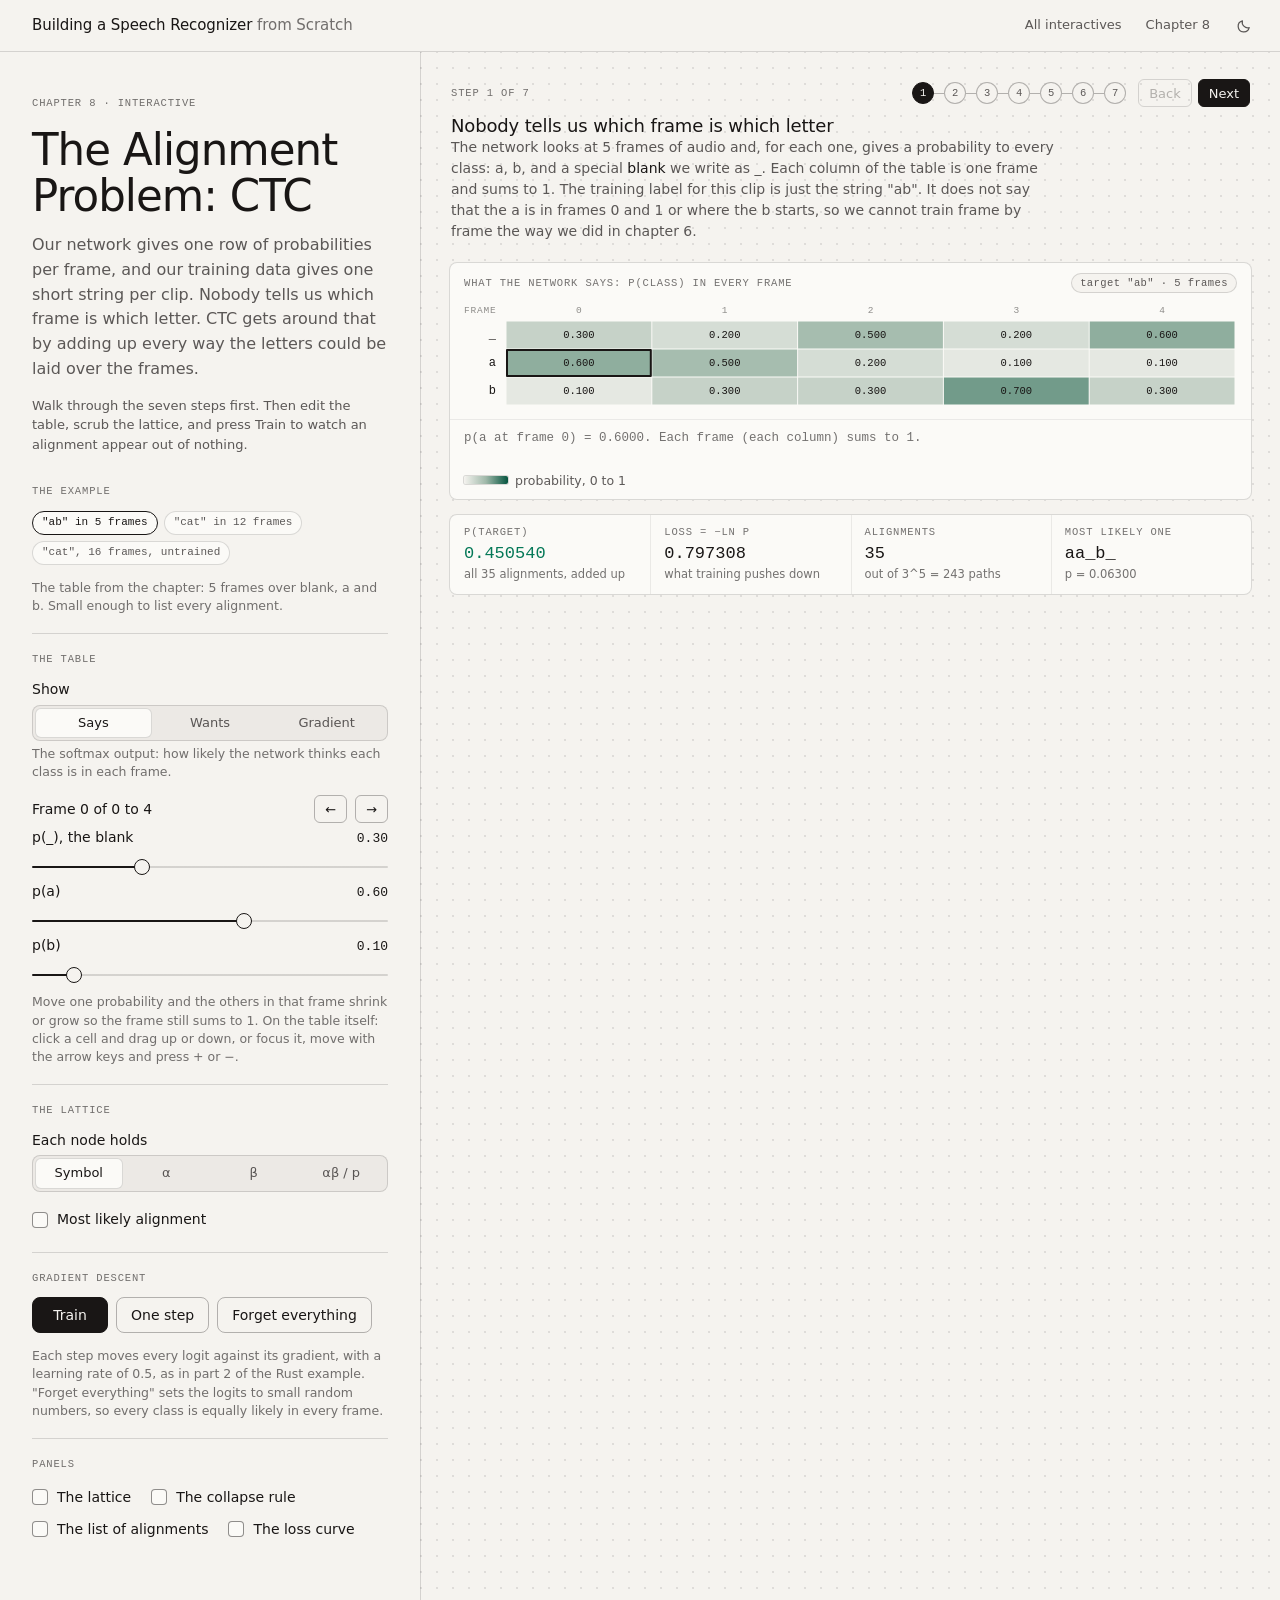
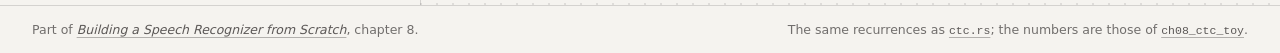
<file: interactive/ctc.html>
<!doctype html>
<html lang="en">
<head>
<meta charset="utf-8">
<meta name="viewport" content="width=device-width, initial-scale=1">
<title>The Alignment Problem: CTC · Building a Speech Recognizer from Scratch</title>
<meta name="description" content="Connectionist temporal classification by hand: the blank, the collapse rule, every alignment of a target, the forward-backward lattice, and the gradient that falls out of it.">
<link rel="stylesheet" href="shared.css">
<script src="shared.js"></script>
<style>
  /* Page-specific sizes and three small things shared.css does not have:
     a sideways-scrolling figure body, a one-line text input, and the rows of
     the alignment list. All of them use the shared tokens. */
  #steps { --sr-step-lines: 5; }
  #loss { --h: 132px; }
  .ctc-scroll { overflow-x: auto; overscroll-behavior-x: contain; }
  .ctc-scroll canvas { display: block; }
  #table { cursor: default; }
  #node-detail, #table-detail { flex: 1 1 100%; }
  #node-detail { min-height: 2.9em; }

  .ctc-input {
    width: 100%; min-height: 36px; padding: 0 12px;
    border: 1px solid var(--ink-30); border-radius: var(--radius-control);
    background: var(--panel); color: var(--ink);
    font-family: var(--mono); font-size: 15px; letter-spacing: .12em;
  }
  .ctc-input:focus-visible { outline: 2px solid var(--ink); outline-offset: 1px; }
  .ctc-collapse { display: grid; grid-template-columns: auto minmax(0, 1fr); gap: 8px 14px; align-items: center; padding: 6px 6px 4px; }
  .ctc-collapse .sr-overline { white-space: nowrap; }
  .ctc-toks { display: flex; flex-wrap: wrap; gap: 3px; min-height: 26px; align-items: center; }
  .ctc-tok {
    display: inline-grid; place-items: center; width: 22px; height: 26px;
    border: 1px solid var(--ink-30); border-radius: 4px; background: var(--paper);
    font-family: var(--mono); font-size: 13px; line-height: 1;
  }
  .ctc-tok[data-gone] { border-style: dashed; border-color: var(--ink-15); background: transparent; color: var(--ink-30); text-decoration: line-through; }
  .ctc-tok[data-blank] { color: var(--ink-60); }
  .ctc-tok[data-blank][data-gone] { color: var(--ink-30); }
  .ctc-result { font-family: var(--mono); font-size: 15px; }

  .ctc-list { max-height: 264px; overflow-y: auto; border-top: 1px solid var(--ink-7); }
  .ctc-row {
    display: grid; grid-template-columns: 5.2em minmax(0, 1fr) 4.6em 5.6em; gap: 0 12px; align-items: center;
    width: 100%; min-height: 26px; padding: 0 14px; border: 0; border-bottom: 1px solid var(--ink-7);
    background: transparent; color: var(--ink-70); text-align: left; cursor: pointer;
    font-family: var(--mono); font-size: 12px; font-variant-numeric: tabular-nums; white-space: nowrap;
  }
  .ctc-row:hover { background: var(--ink-4); }
  .ctc-row[aria-pressed="true"] { background: var(--amber-wash); color: var(--ink); }
  .ctc-row b { font-weight: 400; color: var(--ink); letter-spacing: .1em; }
  .ctc-row .f { overflow: hidden; text-overflow: ellipsis; color: var(--ink-60); }
  .ctc-row .n { text-align: right; }
  .ctc-row--head { cursor: default; min-height: 24px; color: var(--ink-60); font-size: 10.5px; letter-spacing: .08em; text-transform: uppercase; }
  .ctc-row--head:hover { background: transparent; }
  #train-play { min-width: 76px; }
  @media (max-width: 799px) {
    #steps { --sr-step-lines: 7; }
    .ctc-row { grid-template-columns: 5.2em 4.6em minmax(0, 1fr); }
    .ctc-row .f { display: none; }
  }
</style>
</head>
<body>

<header class="sr-topbar">
  <a class="sr-brand" href="index.html">Building a Speech Recognizer <span>from Scratch</span></a>
  <nav class="sr-topnav" aria-label="Book">
    <a class="sr-hide-narrow" href="index.html">All interactives</a>
    <a href="../chapters/08-the-alignment-problem-ctc.md">Chapter 8</a>
    <button class="sr-theme-toggle" type="button" data-sr-theme></button>
  </nav>
</header>

<main class="sr-shell">

  <section class="sr-intro">
    <span class="sr-overline">Chapter 8 · Interactive</span>
    <h1 class="sr-title">The Alignment Problem: CTC</h1>
    <p class="sr-lede">Our network gives one row of probabilities per frame, and our training data gives one short string per clip. Nobody tells us which frame is which letter. CTC gets around that by adding up every way the letters could be laid over the frames.</p>
    <p class="sr-small">Walk through the seven steps first. Then edit the table, scrub the lattice, and press Train to watch an alignment appear out of nothing.</p>
  </section>

  <section class="sr-stage" aria-label="Figure">
    <div class="sr-stage-inner">

      <div id="steps"></div>

      <figure class="sr-figure" id="panel-table">
        <div class="sr-figure-head">
          <span class="sr-overline" id="table-title">What the network says: p(class) in every frame</span>
          <span class="sr-pill" id="table-pill">target "ab" · 5 frames</span>
        </div>
        <div class="sr-figure-body ctc-scroll">
          <div id="wide">
            <canvas class="sr-canvas" id="table" tabindex="0" role="img" aria-label="The probability table"></canvas>
            <canvas class="sr-canvas" id="lattice" tabindex="0" role="img" aria-label="The lattice"></canvas>
          </div>
        </div>
        <div class="sr-figure-foot">
          <p class="sr-hint sr-mono" id="node-detail" aria-live="polite"></p>
          <ul class="sr-legend" id="legend">
            <li data-key="ramp"><span class="sr-swatch sr-swatch--ramp"></span><span id="ramp-label">probability, 0 to 1</span></li>
            <li data-key="more"><span class="sr-swatch sr-swatch--box" style="--c: var(--green)"></span>should go up</li>
            <li data-key="less"><span class="sr-swatch sr-swatch--box" style="--c: var(--amber)"></span>should go down</li>
            <li data-key="best"><span class="sr-swatch" style="--c: var(--green)"></span>the most likely alignment</li>
            <li data-key="picked"><span class="sr-swatch sr-swatch--dashed" style="--c: var(--amber)"></span>the alignment you picked</li>
          </ul>
        </div>
      </figure>

      <div class="sr-stats">
        <div class="sr-stat" id="stat-p" data-tone="green">
          <span class="sr-overline">p(target)</span>
          <span class="sr-stat-value">0.450540</span>
          <span class="sr-stat-sub">all alignments, added up</span>
        </div>
        <div class="sr-stat" id="stat-loss">
          <span class="sr-overline">Loss = −ln p</span>
          <span class="sr-stat-value">0.797308</span>
          <span class="sr-stat-sub">what training pushes down</span>
        </div>
        <div class="sr-stat" id="stat-count">
          <span class="sr-overline">Alignments</span>
          <span class="sr-stat-value">35</span>
          <span class="sr-stat-sub">out of 3^5 = 243 paths</span>
        </div>
        <div class="sr-stat" id="stat-best">
          <span class="sr-overline">Most likely one</span>
          <span class="sr-stat-value">aa_b_</span>
          <span class="sr-stat-sub">p = 0.06300</span>
        </div>
      </div>

      <figure class="sr-figure" id="panel-collapse">
        <div class="sr-figure-head">
          <span class="sr-overline">The collapse rule: merge repeats, then drop blanks</span>
          <span class="sr-pill" id="collapse-pill">5 frames</span>
        </div>
        <div class="sr-figure-body">
          <div class="ctc-collapse">
            <label class="sr-overline" for="path-input">One class per frame</label>
            <input class="ctc-input" id="path-input" type="text" value="aa_b_" maxlength="24" spellcheck="false" autocomplete="off" autocapitalize="off" aria-describedby="collapse-note">
            <span class="sr-overline">Merge repeats</span>
            <div class="ctc-toks" id="toks-merge"></div>
            <span class="sr-overline">Drop blanks</span>
            <div class="ctc-toks" id="toks-drop"></div>
            <span class="sr-overline">We read</span>
            <div class="ctc-result" id="collapse-result"></div>
          </div>
        </div>
        <div class="sr-figure-foot">
          <div class="sr-chip-row" id="collapse-examples" role="group" aria-label="Paths to try">
            <button class="sr-chip" type="button" data-path="aa_b_">aa_b_</button>
            <button class="sr-chip" type="button" data-path="_abbb">_abbb</button>
            <button class="sr-chip" type="button" data-path="hheelllloo">hheelllloo</button>
            <button class="sr-chip" type="button" data-path="hhel_lloo">hhel_lloo</button>
            <button class="sr-chip" type="button" data-path="__cc___aa___tt__">__cc___aa___tt__</button>
          </div>
          <p class="sr-hint" id="collapse-note"></p>
        </div>
      </figure>

      <figure class="sr-figure" id="panel-list">
        <div class="sr-figure-head">
          <span class="sr-overline" id="list-title">Every alignment that collapses to "ab"</span>
          <span class="sr-pill" id="list-pill">35 of 243 paths</span>
        </div>
        <div class="ctc-list" id="list" tabindex="-1"></div>
        <div class="sr-figure-foot">
          <p class="sr-hint" id="list-note"></p>
        </div>
      </figure>

      <figure class="sr-figure" id="panel-train">
        <div class="sr-figure-head">
          <span class="sr-overline">Gradient descent on the logits: the loss, step by step</span>
          <span class="sr-pill" id="train-pill">step 0 of 200</span>
        </div>
        <div class="sr-figure-body">
          <canvas class="sr-canvas" id="loss" role="img" aria-label="Loss curve"></canvas>
        </div>
        <div class="sr-figure-foot">
          <div class="sr-values" id="train-values"></div>
        </div>
      </figure>

    </div>
  </section>

  <section class="sr-controls" aria-label="Controls">

    <div class="sr-control-group">
      <span class="sr-overline">The example</span>
      <div class="sr-chip-row" id="presets" role="group" aria-label="Examples">
        <button class="sr-chip" type="button" data-preset="ab">"ab" in 5 frames</button>
        <button class="sr-chip" type="button" data-preset="cat">"cat" in 12 frames</button>
        <button class="sr-chip" type="button" data-preset="train">"cat", 16 frames, untrained</button>
      </div>
      <p class="sr-hint" id="preset-hint"></p>
    </div>

    <div class="sr-control-group">
      <span class="sr-overline">The table</span>
      <div class="sr-field">
        <span class="sr-label" id="view-label">Show</span>
        <div class="sr-seg sr-seg--block" role="radiogroup" aria-labelledby="view-label">
          <label><input type="radio" name="view" value="says" checked><span>Says</span></label>
          <label><input type="radio" name="view" value="wants"><span>Wants</span></label>
          <label><input type="radio" name="view" value="grad"><span>Gradient</span></label>
        </div>
        <p class="sr-hint" id="view-hint"></p>
      </div>
      <div class="sr-field">
        <div class="sr-field-head">
          <span class="sr-label" id="frame-label">Frame 0</span>
          <span class="sr-btn-row">
            <button class="sr-btn sr-btn--sm" type="button" id="frame-prev" aria-label="Previous frame">←</button>
            <button class="sr-btn sr-btn--sm" type="button" id="frame-next" aria-label="Next frame">→</button>
          </span>
        </div>
        <div id="frame-sliders"></div>
        <p class="sr-hint">Move one probability and the others in that frame shrink or grow so the frame still sums to 1. On the table itself: click a cell and drag up or down, or focus it, move with the arrow keys and press + or −.</p>
      </div>
    </div>

    <div class="sr-control-group">
      <span class="sr-overline">The lattice</span>
      <div class="sr-field">
        <span class="sr-label" id="layer-label">Each node holds</span>
        <div class="sr-seg sr-seg--block" role="radiogroup" aria-labelledby="layer-label">
          <label><input type="radio" name="layer" value="none"><span>Symbol</span></label>
          <label><input type="radio" name="layer" value="alpha"><span>α</span></label>
          <label><input type="radio" name="layer" value="beta"><span>β</span></label>
          <label><input type="radio" name="layer" value="gamma" checked><span>αβ / p</span></label>
        </div>
      </div>
      <div class="sr-field" id="cols-field">
        <div class="sr-field-head">
          <label for="cols">Frames filled in</label>
          <output class="sr-readout" for="cols"></output>
        </div>
        <input class="sr-range" type="range" id="cols" min="0" max="5" step="1" value="5">
      </div>
      <div class="sr-btn-row">
        <button class="sr-btn" type="button" id="cols-play">Play</button>
        <label class="sr-check"><input type="checkbox" id="show-best" checked>Most likely alignment</label>
      </div>
    </div>

    <div class="sr-control-group">
      <span class="sr-overline">Gradient descent</span>
      <div class="sr-btn-row">
        <button class="sr-btn sr-btn--primary" type="button" id="train-play">Train</button>
        <button class="sr-btn" type="button" id="train-step">One step</button>
        <button class="sr-btn" type="button" id="train-reset">Forget everything</button>
      </div>
      <p class="sr-hint">Each step moves every logit against its gradient, with a learning rate of 0.5, as in part 2 of the Rust example. "Forget everything" sets the logits to small random numbers, so every class is equally likely in every frame.</p>
    </div>

    <div class="sr-control-group">
      <span class="sr-overline">Panels</span>
      <div class="sr-check-row">
        <label class="sr-check"><input type="checkbox" id="p-lattice" checked>The lattice</label>
        <label class="sr-check"><input type="checkbox" id="p-collapse" checked>The collapse rule</label>
        <label class="sr-check"><input type="checkbox" id="p-list" checked>The list of alignments</label>
        <label class="sr-check"><input type="checkbox" id="p-train" checked>The loss curve</label>
      </div>
    </div>

  </section>
</main>

<footer class="sr-footer">
  <span>Part of <a href="../chapters/08-the-alignment-problem-ctc.md"><em>Building a Speech Recognizer from Scratch</em></a>, chapter 8.</span>
  <span>The same recurrences as <a href="../code/src/ctc.rs"><code>ctc.rs</code></a>; the numbers are those of <a href="../code/examples/ch08_ctc_toy.rs"><code>ch08_ctc_toy</code></a>.</span>
</footer>

<script>
(function () {
  'use strict';
  var fmt = SR.fmt, f32 = Math.fround;
  function $(id) { return document.getElementById(id); }

  /* ------------------------------------------------- the Rust code, in JS */

  var BLANK = 0;   // ctc.rs: the blank is class 0

  // rng.rs: xoshiro256** seeded with SplitMix64, so that "small random
  // logits" here are the same small random logits as in the Rust example.
  function Rng(seed) {
    var M = (1n << 64n) - 1n, z = BigInt(seed);
    function split() {
      z = (z + 0x9E3779B97F4A7C15n) & M;
      var x = z;
      x = ((x ^ (x >> 30n)) * 0xBF58476D1CE4E5B9n) & M;
      x = ((x ^ (x >> 27n)) * 0x94D049BB133111EBn) & M;
      return x ^ (x >> 31n);
    }
    var s = [split(), split(), split(), split()];
    function rotl(x, k) { return ((x << k) | (x >> (64n - k))) & M; }
    function next() {
      var result = (rotl((s[1] * 5n) & M, 7n) * 9n) & M;
      var t = (s[1] << 17n) & M;
      s[2] ^= s[0]; s[3] ^= s[1]; s[1] ^= s[2]; s[0] ^= s[3];
      s[2] ^= t;
      s[3] = rotl(s[3], 45n);
      return result;
    }
    function uniform() { return Number(next() >> 40n) / 16777216; }
    return {
      normal: function () {          // Box-Muller, in f32 like the original
        var u1 = Math.max(uniform(), f32(1e-7)), u2 = uniform();
        return f32(f32(Math.sqrt(f32(-2 * f32(Math.log(u1))))) * f32(Math.cos(f32(f32(2 * Math.PI) * u2))));
      }
    };
  }

  // ln(e^a + e^b) without leaving log space.
  function logAdd(a, b) {
    var hi = a >= b ? a : b, lo = a >= b ? b : a;
    return lo === -Infinity ? hi : hi + Math.log1p(Math.exp(lo - hi));
  }
  // Merge repeats, then drop blanks.
  function collapse(path) {
    var out = [], prev = BLANK;
    for (var i = 0; i < path.length; i++) {
      if (path[i] !== BLANK && path[i] !== prev) out.push(path[i]);
      prev = path[i];
    }
    return out;
  }
  // [c, a, t] -> [_, c, _, a, _, t, _]
  function extendWithBlanks(target) {
    var ext = [BLANK];
    target.forEach(function (l) { ext.push(l, BLANK); });
    return ext;
  }
  // May a path jump from position s - 2 straight to s? Only onto a label
  // that differs from the label two positions back.
  function canSkipInto(ext, s) { return s >= 2 && ext[s] !== BLANK && ext[s] !== ext[s - 2]; }

  function logSoftmax(logits, T, C) {
    var lp = new Float64Array(T * C);
    for (var t = 0; t < T; t++) {
      var m = -Infinity, k, sum = 0;
      for (k = 0; k < C; k++) if (logits[t * C + k] > m) m = logits[t * C + k];
      for (k = 0; k < C; k++) sum += Math.exp(logits[t * C + k] - m);
      var lz = m + Math.log(sum);
      for (k = 0; k < C; k++) lp[t * C + k] = logits[t * C + k] - lz;
    }
    return lp;
  }
  // alpha[t][s]: log of the total probability of every way to emit frames
  // 0..=t and be at position s of the extended target at frame t.
  function forward(lp, T, C, ext) {
    var S = ext.length, a = new Float64Array(T * S).fill(-Infinity);
    a[0] = lp[BLANK];
    a[1] = lp[ext[1]];
    for (var t = 1; t < T; t++) for (var s = 0; s < S; s++) {
      var v = a[(t - 1) * S + s];                                         // stay
      if (s >= 1) v = logAdd(v, a[(t - 1) * S + s - 1]);                  // advance
      if (canSkipInto(ext, s)) v = logAdd(v, a[(t - 1) * S + s - 2]);     // skip a blank
      a[t * S + s] = v + lp[t * C + ext[s]];
    }
    return a;
  }
  // beta[t][s]: log of the total probability of every way to finish from
  // position s at frame t (frame t itself not counted).
  function backward(lp, T, C, ext) {
    var S = ext.length, b = new Float64Array(T * S).fill(-Infinity);
    b[(T - 1) * S + S - 1] = 0;
    b[(T - 1) * S + S - 2] = 0;
    for (var t = T - 2; t >= 0; t--) for (var s = 0; s < S; s++) {
      var v = lp[(t + 1) * C + ext[s]] + b[(t + 1) * S + s];
      if (s + 1 < S) v = logAdd(v, lp[(t + 1) * C + ext[s + 1]] + b[(t + 1) * S + s + 1]);
      if (s + 2 < S && canSkipInto(ext, s + 2)) v = logAdd(v, lp[(t + 1) * C + ext[s + 2]] + b[(t + 1) * S + s + 2]);
      b[t * S + s] = v;
    }
    return b;
  }
  // best_alignment(): the forward pass with "best of" in place of "sum of",
  // and a note in every cell of where the best came from.
  function bestAlignment(lp, T, C, ext) {
    var S = ext.length, best = new Float64Array(T * S).fill(-Infinity), from = new Int32Array(T * S);
    best[0] = lp[BLANK];
    best[1] = lp[ext[1]];
    for (var t = 1; t < T; t++) for (var s = 0; s < S; s++) {
      var fr = s;
      if (s >= 1 && best[(t - 1) * S + s - 1] > best[(t - 1) * S + fr]) fr = s - 1;
      if (canSkipInto(ext, s) && best[(t - 1) * S + s - 2] > best[(t - 1) * S + fr]) fr = s - 2;
      from[t * S + s] = fr;
      best[t * S + s] = best[(t - 1) * S + fr] + lp[t * C + ext[s]];
    }
    var end = S - 1;
    if (best[(T - 1) * S + S - 2] > best[(T - 1) * S + end]) end = S - 2;
    var logProb = best[(T - 1) * S + end];
    if (logProb === -Infinity) return null;
    var positions = new Array(T);
    for (t = T - 1; t >= 0; t--) { positions[t] = end; end = from[t * S + end]; }
    return { positions: positions, classes: positions.map(function (s) { return ext[s]; }), logProb: logProb };
  }

  /* -------------------------------------------------------------- presets */

  var LETTERS = 'abcdefghijklmnopqrstuvwxyz';
  var ALPHABET = ['_', '␣'].concat(LETTERS.split(''));       // decode.rs: blank, space, a..z

  function fromTable(rows) {
    var C = rows[0].length, out = new Float32Array(rows.length * C);
    // The log of a probability table is a perfectly good set of logits.
    rows.forEach(function (row, t) { row.forEach(function (p, k) { out[t * C + k] = f32(Math.log(f32(p))); }); });
    return out;
  }
  function nearZero(T, C) {
    var rng = Rng(8), out = new Float32Array(T * C);
    for (var i = 0; i < T * C; i++) out[i] = f32(f32(0.01) * rng.normal());
    return out;
  }

  var PRESETS = {
    // Part 1 of ch08_ctc_toy.
    ab: {
      symbols: ['_', 'a', 'b'], target: [1, 2], T: 5, shown: [0, 1, 2],
      hint: 'The table from the chapter: 5 frames over blank, a and b. Small enough to list every alignment.',
      logits: function () { return fromTable([[0.3, 0.6, 0.1], [0.2, 0.5, 0.3], [0.5, 0.2, 0.3], [0.2, 0.1, 0.7], [0.6, 0.1, 0.3]]); }
    },
    // A made-up, unsure network output for "cat": too many alignments to list.
    cat: {
      symbols: ['_', 'a', 'c', 't'], target: [2, 1, 3], T: 12, shown: [0, 2, 1, 3],
      hint: 'A made-up, slightly unsure network output over blank, a, c and t. There are 4^12 paths, far too many to list.',
      logits: function () {
        var said = [0, 0, 2, 2, 0, 1, 1, 1, 0, 3, 3, 0], rng = Rng(5), C = 4, out = new Float32Array(12 * C);
        for (var i = 0; i < out.length; i++) out[i] = f32(0.7 * rng.normal());
        said.forEach(function (k, t) { out[t * C + k] = f32(out[t * C + k] + 1.9); });
        return out;
      }
    },
    // Part 2 of ch08_ctc_toy: the full alphabet, logits near zero.
    train: {
      symbols: ALPHABET, target: [4, 2, 21], T: 16, shown: [0, 4, 2, 21],
      hint: 'Part 2 of the Rust example: 16 frames over all 28 classes (blank, space, a to z), with logits near zero. The table shows the blank and the three letters we want; everything else is one row.',
      logits: function () { return nearZero(16, 28); }
    }
  };

  /* ---------------------------------------------------------------- state */

  var state = {
    preset: 'ab',
    logits: PRESETS.ab.logits(),
    view: 'says',          // table: 'says' (softmax) | 'wants' (occupancy per class) | 'grad'
    layer: 'gamma',        // lattice nodes: 'none' | 'alpha' | 'beta' | 'gamma'
    cols: 5,               // how many frames of alpha (from the left) or beta (from the right) are filled in
    best: true,            // draw the most likely alignment
    sel: { t: 0, k: 1 },   // table cell being edited: frame, class
    node: null,            // lattice node being inspected: { t, s }
    picked: null,          // an alignment picked from the list or typed: array of classes
    path: 'aa_b_',         // the text in the collapse box
    panels: { lattice: true, collapse: true, list: true, train: true },
    step: 0,               // gradient descent steps taken
    history: []            // loss after each step, history[0] is before any step
  };

  var data = null;
  function P() { return PRESETS[state.preset]; }

  function compute() {
    var p = P(), T = p.T, C = p.symbols.length, ext = extendWithBlanks(p.target), S = ext.length;
    var lp = logSoftmax(state.logits, T, C);
    var alpha = forward(lp, T, C, ext), beta = backward(lp, T, C, ext);
    var total = logAdd(alpha[(T - 1) * S + S - 1], alpha[(T - 1) * S + S - 2]);
    var t, s, k;

    var y = new Float64Array(T * C), occ = new Float64Array(T * C), grad = new Float64Array(T * C), gamma = new Float64Array(T * S);
    for (t = 0; t < T; t++) {
      for (k = 0; k < C; k++) y[t * C + k] = Math.exp(lp[t * C + k]);
      for (s = 0; s < S; s++) {
        gamma[t * S + s] = total === -Infinity ? 0 : Math.exp(alpha[t * S + s] + beta[t * S + s] - total);
        occ[t * C + ext[s]] += gamma[t * S + s];
      }
      // The gradient of the loss with respect to the logits: softmax minus occupancy.
      for (k = 0; k < C; k++) grad[t * C + k] = y[t * C + k] - occ[t * C + k];
    }

    // Which nodes lie on some complete path, and how many complete paths there are.
    var ways = new Float64Array(T * S), back = new Float64Array(T * S);
    ways[0] = 1; ways[1] = 1;
    for (t = 1; t < T; t++) for (s = 0; s < S; s++) {
      ways[t * S + s] = ways[(t - 1) * S + s] + (s >= 1 ? ways[(t - 1) * S + s - 1] : 0) + (canSkipInto(ext, s) ? ways[(t - 1) * S + s - 2] : 0);
    }
    back[(T - 1) * S + S - 1] = 1; back[(T - 1) * S + S - 2] = 1;
    for (t = T - 2; t >= 0; t--) for (s = 0; s < S; s++) {
      back[t * S + s] = back[(t + 1) * S + s] + (s + 1 < S ? back[(t + 1) * S + s + 1] : 0) + (s + 2 < S && canSkipInto(ext, s + 2) ? back[(t + 1) * S + s + 2] : 0);
    }
    var count = ways[(T - 1) * S + S - 1] + ways[(T - 1) * S + S - 2];

    // The brute force the lattice exists to avoid: every path, counted like
    // an odometer. Only for tables small enough to take it.
    var alignments = null, paths = Math.pow(C, T);
    if (paths <= 20000) {
      alignments = [];
      var path = new Array(T).fill(0), running = 0;
      for (;;) {
        var col = collapse(path);
        if (col.length === p.target.length && col.every(function (c, i) { return c === p.target[i]; })) {
          var prob = 1;
          for (t = 0; t < T; t++) prob *= y[t * C + path[t]];
          running += prob;
          alignments.push({ classes: path.slice(), p: prob, sum: running });
        }
        var digit = T - 1;
        while (digit >= 0 && ++path[digit] === C) { path[digit] = 0; digit--; }
        if (digit < 0) break;
      }
    }

    // Greedy decode: the best class in each frame, collapsed.
    var argmax = [];
    for (t = 0; t < T; t++) {
      var b = 0;
      for (k = 1; k < C; k++) if (lp[t * C + k] > lp[t * C + b]) b = k;
      argmax.push(b);
    }

    data = {
      T: T, C: C, S: S, ext: ext, lp: lp, y: y, occ: occ, grad: grad,
      alpha: alpha, beta: beta, gamma: gamma, total: total, p: Math.exp(total), loss: -total,
      live: function (tt, ss) { return ways[tt * S + ss] > 0 && back[tt * S + ss] > 0; },
      count: count, paths: paths, alignments: alignments,
      best: bestAlignment(lp, T, C, ext),
      argmax: argmax, greedy: collapse(argmax)
    };
    if (!state.history.length) state.history = [data.loss];
  }

  function sym(k) { return P().symbols[k]; }
  function text(classes) { return classes.map(sym).join(''); }
  // The lattice position of each frame of an alignment that collapses to the target.
  function positionsOf(classes) {
    var ext = data.ext, s = classes[0] === BLANK ? 0 : 1, out = [];
    if (classes.length !== data.T || ext[s] !== classes[0]) return null;
    out.push(s);
    for (var t = 1; t < classes.length; t++) {
      var c = classes[t];
      if (ext[s] === c) { /* stay */ }
      else if (s + 1 < ext.length && ext[s + 1] === c) s += 1;
      else if (s + 2 < ext.length && ext[s + 2] === c && canSkipInto(ext, s + 2)) s += 2;
      else return null;
      out.push(s);
    }
    return s >= ext.length - 2 ? out : null;
  }

  /* ------------------------------------------------------------ formatting */

  function p6(v) { return v.toFixed(6); }
  function short(v, digits) {
    if (v === 0) return '0';
    if (v < 0.5 * Math.pow(10, -digits)) return '≈0';
    return v.toFixed(digits);
  }
  function big(base, exp) {
    var v = Math.pow(base, exp);
    if (v < 1e7) return base + '^' + exp + ' = ' + fmt.int(v);
    var e = Math.floor(Math.log10(v));
    return base + '^' + exp + ' ≈ ' + (v / Math.pow(10, e)).toFixed(1) + ' × 10^' + e;
  }

  /* -------------------------------------------------------------- drawing */

  function inkOn(rgb, t) {
    var lum = 0.299 * rgb[0] + 0.587 * rgb[1] + 0.114 * rgb[2];
    return (lum > 140) === t.dark ? t.paper : t.ink;
  }
  function rgbCss(c) { return 'rgb(' + c[0] + ',' + c[1] + ',' + c[2] + ')'; }

  // The table and the lattice share their columns: frame t of one sits
  // exactly above frame t of the other.
  var LABEL_W = 48, PAD_R = 8, MIN_COL = 44;
  function columns(w) {
    var colW = (w - LABEL_W - PAD_R) / data.T;
    return { colW: colW, x: function (t) { return LABEL_W + t * colW; }, cx: function (t) { return LABEL_W + (t + 0.5) * colW; } };
  }

  /* The table: classes down, frames across. */

  var HEAD_H = 22, ROW_H = 28;
  function tableRows() {
    var p = P(), rows = p.shown.map(function (k) { return { k: k, label: p.symbols[k] }; });
    if (p.shown.length < p.symbols.length) rows.push({ k: -1, label: 'rest' });
    return rows;
  }
  function tableValue(t, k) {
    var src = state.view === 'says' ? data.y : state.view === 'wants' ? data.occ : data.grad;
    if (k >= 0) return src[t * data.C + k];
    var sum = 0, shown = P().shown;
    for (var c = 0; c < data.C; c++) if (shown.indexOf(c) < 0) sum += src[t * data.C + c];
    return sum;
  }

  var table = SR.canvas('#table', function (ctx, w, h, t) {
    if (!data || w < 80) return;
    var L = columns(w), rows = tableRows(), T = data.T;
    var need = HEAD_H + rows.length * ROW_H + 6;
    if (Math.abs(h - need) > 0.5) table.canvas.style.height = need + 'px';
    var r, tt, x, y;

    ctx.textBaseline = 'middle';
    ctx.font = SR.font.mono(9.5);
    ctx.fillStyle = t.ink48;
    ctx.textAlign = 'left';
    SR.spacedText(ctx, 'FRAME', 6, HEAD_H / 2);
    ctx.textAlign = 'center';
    for (tt = 0; tt < T; tt++) ctx.fillText(String(tt), L.cx(tt), HEAD_H / 2);

    var picked = state.picked;
    for (r = 0; r < rows.length; r++) {
      y = HEAD_H + r * ROW_H;
      ctx.font = SR.font.mono(12);
      ctx.fillStyle = t.ink;
      ctx.textAlign = 'right';
      ctx.fillText(rows[r].label, LABEL_W - 10, y + ROW_H / 2);
      for (tt = 0; tt < T; tt++) {
        x = L.x(tt);
        var v = tableValue(tt, rows[r].k), label, color = t.ink;
        if (state.view === 'grad') {
          // Negative gradient: the loss falls if this probability rises.
          var strength = Math.min(1, Math.abs(v) / 0.25);
          ctx.fillStyle = t.ink4;
          ctx.fillRect(x + 0.5, y + 0.5, L.colW - 1, ROW_H - 1);
          ctx.globalAlpha = 0.1 + 0.5 * strength;
          ctx.fillStyle = v < 0 ? t.green : t.amber;
          if (Math.abs(v) >= 0.0005) ctx.fillRect(x + 0.5, y + 0.5, L.colW - 1, ROW_H - 1);
          ctx.globalAlpha = 1;
          label = Math.abs(v) < 0.0005 ? '0' : (v < 0 ? '−' : '+') + Math.abs(v).toFixed(3).replace(/^0/, '');
          color = Math.abs(v) < 0.0005 ? t.ink30 : t.ink;
        } else {
          var rgb = SR.heat(0.92 * SR.clamp(v, 0, 1));
          ctx.fillStyle = rgbCss(rgb);
          ctx.fillRect(x + 0.5, y + 0.5, L.colW - 1, ROW_H - 1);
          color = v < 0.005 ? t.ink30 : inkOn(rgb, t);
          label = short(v, L.colW >= 58 ? 3 : 2);
        }
        ctx.font = SR.font.mono(10.5);
        ctx.fillStyle = color;
        ctx.textAlign = 'center';
        ctx.fillText(label, x + L.colW / 2, y + ROW_H / 2 + 0.5);
      }
    }

    function rowOf(k) {
      for (var i = 0; i < rows.length; i++) if (rows[i].k === k) return i;
      return rows.length - 1;       // a class that only lives in the "rest" row
    }
    function outline(tt2, r2, color, width, dash) {
      ctx.strokeStyle = color; ctx.lineWidth = width; ctx.setLineDash(dash || []);
      ctx.strokeRect(L.x(tt2) + width / 2, HEAD_H + r2 * ROW_H + width / 2, L.colW - width, ROW_H - width);
      ctx.setLineDash([]);
    }
    // The cells an alignment picks, one per frame.
    if (picked && picked.length === T) {
      for (tt = 0; tt < T; tt++) outline(tt, rowOf(picked[tt]), t.amber, 2, [4, 3]);
    }
    if (state.view === 'says' && state.sel) outline(state.sel.t, rowOf(state.sel.k), t.ink, 2);
  });

  /* The lattice: positions of the extended target down, frames across. */

  var LAT_TOP = 12;
  function latticeLayout(w) {
    var L = columns(w);
    L.rowH = data.S > 5 ? 34 : 40;
    L.nodeW = Math.min(L.colW - 12, 62);
    L.nodeH = 22;
    L.cy = function (s) { return LAT_TOP + (s + 0.5) * L.rowH; };
    L.height = LAT_TOP + data.S * L.rowH + 8;
    return L;
  }
  function filled(tt) {
    if (state.layer === 'alpha') return tt < state.cols;
    if (state.layer === 'beta') return tt >= data.T - state.cols;
    return true;
  }
  function nodeValue(tt, s) {
    var i = tt * data.S + s;
    return state.layer === 'alpha' ? Math.exp(data.alpha[i]) : state.layer === 'beta' ? Math.exp(data.beta[i]) : data.gamma[i];
  }
  // The positions a path can arrive from (stay, advance, skip).
  function sources(s) {
    var out = [s];
    if (s >= 1) out.push(s - 1);
    if (canSkipInto(data.ext, s)) out.push(s - 2);
    return out;
  }
  function targets(s) {
    var out = [s];
    if (s + 1 < data.S) out.push(s + 1);
    if (s + 2 < data.S && canSkipInto(data.ext, s + 2)) out.push(s + 2);
    return out;
  }

  var lattice = SR.canvas('#lattice', function (ctx, w, h, t) {
    if (!data || w < 80) return;         // hidden
    var L = latticeLayout(w), T = data.T, S = data.S, ext = data.ext;
    if (Math.abs(h - L.height) > 0.5) lattice.canvas.style.height = L.height + 'px';
    var tt, s, layer = state.layer;

    // Row labels: the extended target, blanks between the letters.
    ctx.textBaseline = 'middle';
    for (s = 0; s < S; s++) {
      ctx.font = SR.font.mono(9);
      ctx.fillStyle = t.ink48;
      ctx.textAlign = 'left';
      ctx.fillText('s=' + s, 6, L.cy(s));
      ctx.font = SR.font.mono(12);
      ctx.fillStyle = ext[s] === BLANK ? t.ink60 : t.ink;
      ctx.textAlign = 'right';
      ctx.fillText(sym(ext[s]), LABEL_W - 10, L.cy(s));
    }

    function edge(t0, s0, s1, color, width) {
      var x0 = L.cx(t0) + L.nodeW / 2, y0 = L.cy(s0), x1 = L.cx(t0 + 1) - L.nodeW / 2, y1 = L.cy(s1);
      // Leave from below the middle of the node when stepping down a row.
      if (s1 !== s0) { y0 += L.nodeH * 0.28; y1 -= L.nodeH * 0.28; }
      ctx.strokeStyle = color; ctx.fillStyle = color; ctx.lineWidth = width;
      ctx.beginPath(); ctx.moveTo(x0, y0); ctx.lineTo(x1, y1); ctx.stroke();
      var ang = Math.atan2(y1 - y0, x1 - x0), head = 4;
      ctx.beginPath();
      ctx.moveTo(x1, y1);
      ctx.lineTo(x1 - head * Math.cos(ang - 0.45), y1 - head * Math.sin(ang - 0.45));
      ctx.lineTo(x1 - head * Math.cos(ang + 0.45), y1 - head * Math.sin(ang + 0.45));
      ctx.closePath(); ctx.fill();
    }

    // Allowed transitions between live nodes.
    for (tt = 1; tt < T; tt++) for (s = 0; s < S; s++) {
      if (!data.live(tt, s)) continue;
      sources(s).forEach(function (s0) { if (data.live(tt - 1, s0)) edge(tt - 1, s0, s, t.ink30, 1); });
    }

    // Paths drawn under the nodes: the most likely alignment, and the picked one.
    function trace(positions, color, width, dash) {
      if (!positions) return;
      ctx.strokeStyle = color; ctx.lineWidth = width; ctx.setLineDash(dash || []);
      ctx.beginPath();
      positions.forEach(function (s2, t2) { if (t2 === 0) ctx.moveTo(L.cx(t2), L.cy(s2)); else ctx.lineTo(L.cx(t2), L.cy(s2)); });
      ctx.stroke();
      ctx.setLineDash([]);
    }
    var bestPos = state.best && data.best && layer !== 'alpha' && layer !== 'beta' ? data.best.positions : null;
    var pickedPos = state.picked ? positionsOf(state.picked) : null;
    trace(bestPos, t.green, 3);
    trace(pickedPos, t.amber, 2, [5, 4]);

    // Nodes.
    var focus = state.node;
    for (tt = 0; tt < T; tt++) {
      // Scale each column of alpha and beta by its own largest value, so the
      // shading shows where the mass is even when the numbers get tiny.
      var colMax = 0;
      if (layer === 'alpha' || layer === 'beta') for (s = 0; s < S; s++) colMax = Math.max(colMax, nodeValue(tt, s));
      for (s = 0; s < S; s++) {
        var x = Math.round(L.cx(tt) - L.nodeW / 2) + 0.5, y = Math.round(L.cy(s) - L.nodeH / 2) + 0.5;
        var live = data.live(tt, s);
        var has = layer !== 'none' && filled(tt);
        var v = has ? nodeValue(tt, s) : 0;
        var fill = t.panel, color = t.ink, label = '';
        if (layer === 'none') {
          label = sym(ext[s]);
          color = live ? (ext[s] === BLANK ? t.ink60 : t.ink) : t.ink30;
        } else if (has) {
          var rgb = SR.heat(0.92 * (layer === 'gamma' ? v : colMax > 0 ? v / colMax : 0));
          fill = rgbCss(rgb); color = v < 0.0005 ? t.ink30 : inkOn(rgb, t);
          label = short(v, L.nodeW >= 50 ? 4 : 3);
        }
        ctx.beginPath();
        SR.roundRect(ctx, x, y, L.nodeW, L.nodeH, 6);
        ctx.fillStyle = fill;
        ctx.fill();
        var onBest = bestPos && bestPos[tt] === s, onPicked = pickedPos && pickedPos[tt] === s;
        ctx.lineWidth = onBest || onPicked ? 2 : 1;
        ctx.strokeStyle = onPicked ? t.amber : onBest ? t.green : live ? t.ink30 : t.ink15;
        ctx.setLineDash(live ? [] : [2, 3]);
        ctx.stroke();
        ctx.setLineDash([]);
        if (label) {
          ctx.font = SR.font.mono(layer === 'none' ? 12 : 10);
          ctx.fillStyle = color;
          ctx.textAlign = 'center';
          ctx.fillText(label, L.cx(tt), L.cy(s) + 0.5);
        }
      }
    }

    // The inspected node, and the arrows that feed it (or that it feeds).
    if (focus && focus.t < T && focus.s < S) {
      var into = layer !== 'beta';
      if (into && focus.t > 0) sources(focus.s).forEach(function (s0) { if (data.live(focus.t - 1, s0) || layer === 'alpha') edge(focus.t - 1, s0, focus.s, t.ink, 1.5); });
      if (!into && focus.t < T - 1) targets(focus.s).forEach(function (s1) { edge(focus.t, focus.s, s1, t.ink, 1.5); });
      ctx.beginPath();
      SR.roundRect(ctx, Math.round(L.cx(focus.t) - L.nodeW / 2) - 1.5, Math.round(L.cy(focus.s) - L.nodeH / 2) - 1.5, L.nodeW + 4, L.nodeH + 4, 8);
      ctx.strokeStyle = t.ink; ctx.lineWidth = 2;
      ctx.stroke();
    }
  });

  /* The loss curve. */

  var lossPlot = SR.canvas('#loss', function (ctx, w, h, t) {
    if (!data || w < 80) return;
    var hist = state.history;
    var box = SR.plotBox(w, h, { l: 40, r: 14, t: 22, b: 30 });
    var top = Math.max(1, hist[0] || 1, data.loss);
    var x = SR.scale.linear([0, 200], [box.x, box.x + box.w]);
    var y = SR.scale.linear([0, top], [box.y + box.h, box.y]);
    SR.axes(ctx, {
      box: box, x: x, y: y,
      xTicks: w < 440 ? [0, 100, 200] : [0, 40, 80, 120, 160, 200],
      yTicks: SR.ticks(0, top, 3).filter(function (v) { return v <= top; }),
      yFormat: function (v) { return String(+v.toFixed(2)); },
      xLabel: 'step', yLabel: 'loss = −ln p(target)'
    });
    if (hist.length > 1) {
      SR.line(ctx, hist.length, function (i) { return [x(i), y(Math.min(top, hist[i]))]; }, { color: t.green, width: 1.75 });
    }
    var last = hist.length - 1;
    SR.dot(ctx, x(last), y(Math.min(top, hist[last])), 3.5, t.green);
    SR.pill(ctx, 'STEP ' + last + ' · LOSS ' + hist[last].toFixed(4), x(last) + 10, y(Math.min(top, hist[last])) - 14,
      { align: 'left', color: t.green, min: box.x + 2, max: box.x + box.w });
  });

  /* ------------------------------------------------------------- readouts */

  function setStat(id, value, sub, tone) {
    var el = $(id);
    el.querySelector('.sr-stat-value').textContent = value;
    el.querySelector('.sr-stat-sub').textContent = sub;
    if (tone) el.setAttribute('data-tone', tone); else el.removeAttribute('data-tone');
  }

  function describeNode() {
    var layer = state.layer, n = state.node, S = data.S, C = data.C, ext = data.ext;
    if (!state.panels.lattice) {
      var sel = state.sel;
      return state.view === 'says' && sel ? 'p(' + sym(sel.k) + ' at frame ' + sel.t + ') = ' + data.y[sel.t * C + sel.k].toFixed(4) + '. Each frame (each column) sums to 1.' : '';
    }
    if (!n) {
      return layer === 'none' ? 'A path moves one column to the right per frame, along an arrow: stay, step down one, or skip a blank. Pick a node to see its arrows.'
        : 'Pick a node, with the pointer or the arrow keys, to see the sum it holds.';
    }
    var tt = n.t, s = n.s, i = tt * S + s, name = '[' + tt + '][' + s + ']';
    var y = function (t2, s2) { return data.y[t2 * C + ext[s2]]; };
    var A = function (t2, s2) { return Math.exp(data.alpha[t2 * S + s2]); };
    var B = function (t2, s2) { return Math.exp(data.beta[t2 * S + s2]); };
    if (layer === 'none') {
      var from = sources(s).map(function (s0) { return 's=' + s0 + (s0 === s ? ' (stay)' : s0 === s - 1 ? ' (advance)' : ' (skip the blank)'); });
      var why = s >= 2 && ext[s] !== BLANK && !canSkipInto(ext, s) ? ' No skipping here: the letter two rows up is the same, and without a blank between them the two would merge.' : '';
      return 'Position s=' + s + ' is "' + sym(ext[s]) + '". At frame ' + tt + ' a path can arrive from ' + from.join(', ') + '.' + why +
        (data.live(tt, s) ? '' : ' No complete path passes through this node.');
    }
    if (!filled(tt)) return (layer === 'alpha' ? 'α' : 'β') + name + ' is not filled in yet.';
    if (layer === 'alpha') {
      if (tt === 0) {
        return s <= 1 ? 'α' + name + ' = p(' + sym(ext[s]) + ' at frame 0) = ' + p6(A(0, s)) + '. A path starts on the first blank or on the first letter.'
                      : 'α' + name + ' = 0. A path cannot start this far down.';
      }
      var src = sources(s);
      return 'α' + name + ' = p(' + sym(ext[s]) + ' at frame ' + tt + ') × (' + src.map(function (s0) { return 'α[' + (tt - 1) + '][' + s0 + ']'; }).join(' + ') + ') = ' +
        short(y(tt, s), 4) + ' × (' + src.map(function (s0) { return short(A(tt - 1, s0), 4); }).join(' + ') + ') = ' + p6(A(tt, s));
    }
    if (layer === 'beta') {
      if (tt === data.T - 1) {
        return s >= S - 2 ? 'β' + name + ' = 1. A path may end on the last letter or on the last blank.' : 'β' + name + ' = 0. A path cannot end this far up.';
      }
      var dst = targets(s);
      return 'β' + name + ' = ' + dst.map(function (s1) { return 'p(' + sym(ext[s1]) + ' at ' + (tt + 1) + ') × β[' + (tt + 1) + '][' + s1 + ']'; }).join(' + ') + ' = ' +
        dst.map(function (s1) { return short(y(tt + 1, s1), 4) + ' × ' + short(B(tt + 1, s1), 4); }).join(' + ') + ' = ' + p6(B(tt, s));
    }
    return 'occupancy' + name + ' = α × β ÷ p(target) = ' + short(A(tt, s), 4) + ' × ' + short(B(tt, s), 4) + ' ÷ ' + short(data.p, 4) + ' = ' + data.gamma[i].toFixed(4) +
      '. The share of the probability that passes through "' + sym(ext[s]) + '" at frame ' + tt + '.';
  }

  var VIEW_HINTS = {
    says: 'The softmax output: how likely the network thinks each class is in each frame.',
    wants: 'The occupancy, added up per class: how likely each class is in each frame if we only count alignments that spell the target.',
    grad: 'Says minus wants. This is the gradient of the loss with respect to each logit: green cells should go up, amber cells down.'
  };

  function renderList() {
    var host = $('list'), p = P(), als = data.alignments;
    $('list-title').textContent = 'Every alignment that collapses to "' + text(p.target) + '"';
    host.textContent = '';
    if (!als) {
      $('list-pill').textContent = fmt.int(data.count) + ' alignments';
      host.hidden = true;
      $('list-note').textContent = 'There are ' + fmt.int(data.count) + ' alignments of "' + text(p.target) + '" among ' + big(data.C, data.T) +
        ' paths. We are not going to list them, and a real utterance has a hundred frames, not ' + data.T + '. The lattice gets the same total without listing anything.';
      return;
    }
    host.hidden = false;
    $('list-pill').textContent = als.length + ' of ' + fmt.int(data.paths) + ' paths';
    host.appendChild(SR.el('div', { class: 'ctc-row ctc-row--head', role: 'presentation' }, [
      SR.el('span', { text: 'path' }), SR.el('span', { class: 'f', text: 'one factor per frame' }), SR.el('span', { class: 'n', text: 'p' }), SR.el('span', { class: 'n', text: 'running sum' })
    ]));
    var pickedText = state.picked ? state.picked.join() : '';
    als.forEach(function (al) {
      var factors = al.classes.map(function (k, t) { return short(data.y[t * data.C + k], 2); }).join(' × ');
      host.appendChild(SR.el('button', {
        class: 'ctc-row', type: 'button', 'aria-pressed': String(al.classes.join() === pickedText),
        'aria-label': 'Alignment ' + text(al.classes) + ', probability ' + al.p.toFixed(5),
        onclick: function () { pick(al.classes); }
      }, [
        SR.el('b', { text: text(al.classes) }), SR.el('span', { class: 'f', text: factors }),
        SR.el('span', { class: 'n', text: al.p.toFixed(5) }), SR.el('span', { class: 'n', text: al.sum.toFixed(5) })
      ]));
    });
    var total = als.length ? als[als.length - 1].sum : 0;
    $('list-note').textContent = als.length + ' alignments (out of ' + big(data.C, data.T) + ' paths), total probability ' + p6(total) +
      '. The lattice says ' + p6(data.p) + '. Click a row to see that alignment in the table' + (state.panels.lattice ? ' and in the lattice.' : '.');
  }

  function renderCollapse() {
    var p = P();
    var chars = state.path.toLowerCase().replace(/-/g, '_').replace(/[^a-z_]/g, '').split('');
    var merge = $('toks-merge'), drop = $('toks-drop');
    merge.textContent = ''; drop.textContent = '';
    var kept = [], prev = null;
    chars.forEach(function (c) {
      var repeat = c === prev;
      merge.appendChild(SR.el('span', { class: 'ctc-tok', 'data-gone': repeat || null, 'data-blank': c === '_' || null, text: c }));
      if (!repeat) kept.push(c);
      prev = c;
    });
    var out = '';
    kept.forEach(function (c) {
      drop.appendChild(SR.el('span', { class: 'ctc-tok', 'data-gone': c === '_' || null, 'data-blank': c === '_' || null, text: c }));
      if (c !== '_') out += c;
    });
    $('collapse-result').textContent = chars.length ? '"' + out + '"' : '';
    $('collapse-pill').textContent = chars.length + (chars.length === 1 ? ' frame' : ' frames') + ' → ' + out.length + (out.length === 1 ? ' letter' : ' letters');

    // If what was typed is a path through the table above, say what it is worth.
    var classes = chars.map(function (c) { return p.symbols.indexOf(c); });
    var note;
    if (chars.length === data.T && classes.every(function (k) { return k >= 0; })) {
      var prob = 1;
      classes.forEach(function (k, t) { prob *= data.y[t * data.C + k]; });
      var hit = out === text(p.target);
      note = 'In the table above this path has probability ' + (data.T <= 6 ? classes.map(function (k, t) { return short(data.y[t * data.C + k], 2); }).join(' × ') + ' = ' : '') + fmt.sig(prob, 4) +
        (hit ? ', and it is one of the alignments of "' + text(p.target) + '".' : '. It does not spell "' + text(p.target) + '", so it does not count toward p(target).');
    } else if (/(.)\1/.test(out) || out.indexOf('ll') >= 0) {
      note = 'A double letter survives only because a blank sat between the two runs. Without the blank the repeats merge into one.';
    } else {
      note = 'Type letters, and _ for the blank. A path of ' + data.T + ' symbols from ' + p.shown.map(function (k) { return p.symbols[k]; }).join(' ') + ' is also looked up in the table above.';
    }
    $('collapse-note').textContent = note;
    Array.prototype.forEach.call(document.querySelectorAll('#collapse-examples .sr-chip'), function (chip) {
      chip.setAttribute('aria-pressed', String(chip.getAttribute('data-path') === chars.join('')));
    });
  }

  function updateReadouts() {
    var p = P(), T = data.T;
    setStat('stat-p', data.p >= 0.0001 || data.p === 0 ? p6(data.p) : fmt.sig(data.p, 3), 'all ' + fmt.int(data.count) + ' alignments, added up', 'green');
    setStat('stat-loss', isFinite(data.loss) ? (data.loss < 10 ? p6(data.loss) : data.loss.toFixed(4)) : '∞', 'what training pushes down');
    setStat('stat-count', fmt.int(data.count), 'out of ' + big(data.C, T) + ' paths');
    setStat('stat-best', data.best ? text(data.best.classes) : 'none', data.best ? 'p = ' + (Math.exp(data.best.logProb) >= 0.0001 ? Math.exp(data.best.logProb).toFixed(5) : fmt.sig(Math.exp(data.best.logProb), 3)) : 'the target does not fit');

    $('table-title').textContent = (state.view === 'says' ? 'What the network says: p(class) in every frame'
      : state.view === 'wants' ? 'What the alignments want: occupancy per class'
      : 'The gradient: says minus wants') + (state.panels.lattice ? ', and the lattice under it' : '');
    $('table-pill').textContent = 'target "' + text(p.target) + '" · ' + T + ' frames';
    $('view-hint').textContent = VIEW_HINTS[state.view];
    $('preset-hint').textContent = p.hint;
    $('node-detail').textContent = describeNode();
    $('ramp-label').textContent = !state.panels.lattice || state.layer === 'gamma' || state.layer === 'none' ? 'probability, 0 to 1'
      : 'probability (lattice: each column scaled to its largest)';

    var lg = $('legend');
    lg.querySelector('[data-key="more"]').hidden = state.view !== 'grad';
    lg.querySelector('[data-key="less"]').hidden = state.view !== 'grad';
    lg.querySelector('[data-key="best"]').hidden = !(state.panels.lattice && state.best && state.layer !== 'alpha' && state.layer !== 'beta');
    lg.querySelector('[data-key="picked"]').hidden = !state.picked;

    // Panels.
    $('lattice').hidden = !state.panels.lattice;
    $('panel-collapse').hidden = !state.panels.collapse;
    $('panel-list').hidden = !state.panels.list;
    $('panel-train').hidden = !state.panels.train;
    $('cols-field').hidden = !(state.layer === 'alpha' || state.layer === 'beta');
    $('cols-play').hidden = !(state.layer === 'alpha' || state.layer === 'beta');

    // Training.
    $('train-pill').textContent = 'step ' + state.step + ' of 200';
    $('train-values').innerHTML = '<b>greedy decode:</b> "' + text(data.greedy).replace('␣', ' ') + '" <b>· best class per frame:</b> |' + text(data.argmax) + '|';
    $('train-play').disabled = state.step >= 200;
    $('train-step').disabled = state.step >= 200;

    // The sliders for the selected frame.
    $('frame-label').textContent = 'Frame ' + state.sel.t + ' of 0 to ' + (T - 1);
    frameSliders.forEach(function (fs) { fs.slider.set(Math.round(data.y[state.sel.t * data.C + fs.k] * 1000) / 1000); });

    Array.prototype.forEach.call(document.querySelectorAll('#presets .sr-chip'), function (chip) {
      chip.setAttribute('aria-pressed', String(chip.getAttribute('data-preset') === state.preset));
    });

    // Text versions of the pictures.
    var rowsText = [];
    for (var t = 0; t < T && T <= 6; t++) {
      rowsText.push('frame ' + t + ': ' + p.shown.map(function (k) { return p.symbols[k] + ' ' + data.y[t * data.C + k].toFixed(2); }).join(', '));
    }
    $('table').setAttribute('aria-label', 'Probability of each class in each of ' + T + ' frames. ' + rowsText.join('; ') +
      '. Focus and use the arrow keys to pick a cell, plus and minus to change it.');
    $('lattice').setAttribute('aria-label', 'Lattice with ' + data.S + ' rows for the extended target ' + text(data.ext) + ' and ' + T + ' columns of frames. p(target) = ' + p6(data.p) +
      ', loss ' + (isFinite(data.loss) ? data.loss.toFixed(6) : 'infinite') + '. Most likely alignment ' + (data.best ? text(data.best.classes) : 'none') + '. Arrow keys move between nodes.');
    $('loss').setAttribute('aria-label', 'Loss after ' + state.step + ' steps of gradient descent: ' + data.loss.toFixed(4) + '. p(target) = ' + data.p.toFixed(4) + '.');
  }

  function sizeWide() {
    // Wide tables scroll inside their own box instead of squeezing the columns.
    $('wide').style.minWidth = (LABEL_W + PAD_R + data.T * MIN_COL) + 'px';
  }

  function update(listToo) {
    compute();
    sizeWide();
    updateReadouts();
    if (listToo !== false) { renderList(); renderCollapse(); }
    table.redraw(); lattice.redraw(); lossPlot.redraw();
  }
  // Cheaper: nothing about the numbers changed, only what is highlighted.
  function repaint() {
    updateReadouts();
    table.redraw(); lattice.redraw();
  }

  /* ------------------------------------------------------------- controls */

  var stopAnim = function () {}, running = null;     // running: 'cols' | 'train' | null
  function touched() {
    stopAnim(); stopAnim = function () {};
    running = null;
    $('cols-play').textContent = 'Play';
    $('train-play').textContent = 'Train';
  }
  // The table changed by hand: the training history no longer describes it.
  function edited() { state.step = 0; state.history = []; }

  var view = SR.bindRadios('view', function (v) { touched(); state.view = v; repaint(); });
  var layer = SR.bindRadios('layer', function (v) {
    touched();
    state.layer = v; state.cols = data.T; cols.set(state.cols);
    repaint();
  });
  var cols = SR.bindSlider('#cols', {
    format: function (v) { return v + ' of ' + (data ? data.T : 5); },
    onInput: function (v) { touched(); state.cols = v; state.node = null; repaint(); }
  });
  var showBest = SR.bindCheck('#show-best', function (on) { touched(); state.best = on; repaint(); });
  var panelChecks = {};
  ['lattice', 'collapse', 'list', 'train'].forEach(function (name) {
    panelChecks[name] = SR.bindCheck('#p-' + name, function (on) { state.panels[name] = on; update(); });
  });

  // One slider per shown class, for the selected frame.
  var frameSliders = [];
  function buildFrameSliders() {
    var host = $('frame-sliders'), p = P();
    host.textContent = '';
    frameSliders = p.shown.map(function (k) {
      var id = 'p-class-' + k;
      var input = SR.el('input', { class: 'sr-range', type: 'range', id: id, min: 0, max: 1, step: 0.01, value: 0 });
      host.appendChild(SR.el('div', { class: 'sr-field' }, [
        SR.el('div', { class: 'sr-field-head' }, [
          SR.el('label', { for: id, text: k === BLANK ? 'p(_), the blank' : 'p(' + p.symbols[k] + ')' }),
          SR.el('output', { class: 'sr-readout', for: id })
        ]),
        input
      ]));
      var slider = SR.bindSlider(input, {
        format: function (v) { return v.toFixed(2); },
        onInput: function (v) { touched(); setProbability(state.sel.t, k, v); }
      });
      return { k: k, slider: slider };
    });
  }

  // Set one probability; the rest of the frame is rescaled to keep the sum at 1.
  function setProbability(t, k, v) {
    var C = data.C, i;
    v = SR.clamp(v, 0, 1);
    var others = 1 - data.y[t * C + k];
    for (i = 0; i < C; i++) {
      var p = i === k ? v : others > 1e-12 ? data.y[t * C + i] * (1 - v) / others : (1 - v) / (C - 1);
      state.logits[t * C + i] = f32(Math.log(Math.max(p, 1e-9)));
    }
    state.sel = { t: t, k: k };
    edited();
    update();
  }

  function loadPreset(name) {
    state.preset = name;
    state.logits = PRESETS[name].logits();
    state.sel = { t: 0, k: PRESETS[name].shown[1] };
    state.node = null; state.picked = null;
    state.cols = PRESETS[name].T;
    edited();
    buildFrameSliders();
    cols.input.max = PRESETS[name].T;
    cols.set(state.cols);
  }

  Array.prototype.forEach.call(document.querySelectorAll('#presets .sr-chip'), function (chip) {
    chip.addEventListener('click', function () { touched(); loadPreset(chip.getAttribute('data-preset')); update(); });
  });
  $('frame-prev').addEventListener('click', function () { state.sel = { t: Math.max(0, state.sel.t - 1), k: state.sel.k }; repaint(); });
  $('frame-next').addEventListener('click', function () { state.sel = { t: Math.min(data.T - 1, state.sel.t + 1), k: state.sel.k }; repaint(); });

  function pick(classes) {
    touched();
    var same = state.picked && state.picked.join() === classes.join();
    state.picked = same ? null : classes.slice();
    if (!same) { state.path = text(classes); $('path-input').value = state.path; }
    update();
  }

  /* The collapse box. */
  $('path-input').addEventListener('input', function () {
    state.path = this.value;
    var p = P(), chars = state.path.toLowerCase().replace(/-/g, '_').replace(/[^a-z_]/g, '').split('');
    var classes = chars.map(function (c) { return p.symbols.indexOf(c); });
    state.picked = chars.length === data.T && classes.every(function (k) { return k >= 0; }) ? classes : null;
    update();
  });
  Array.prototype.forEach.call(document.querySelectorAll('#collapse-examples .sr-chip'), function (chip) {
    chip.addEventListener('click', function () {
      $('path-input').value = chip.getAttribute('data-path');
      $('path-input').dispatchEvent(new Event('input'));
    });
  });

  /* Editing the table directly. */
  function tableCellAt(pos) {
    var L = columns(table.width), rows = tableRows();
    var t = Math.floor((pos.x - LABEL_W) / L.colW), r = Math.floor((pos.y - HEAD_H) / ROW_H);
    return t >= 0 && t < data.T && r >= 0 && r < rows.length && rows[r].k >= 0 ? { t: t, k: rows[r].k } : null;
  }
  var drag = null;
  table.canvas.addEventListener('pointerdown', function (e) {
    var c = tableCellAt(table.point(e));
    if (!c) return;
    touched();
    state.sel = c;
    if (state.view === 'says' && e.pointerType !== 'touch') {
      drag = { y: e.clientY, from: data.y[c.t * data.C + c.k], cell: c };
      try { table.canvas.setPointerCapture(e.pointerId); } catch (err) { /* older browsers */ }
      table.canvas.style.cursor = 'ns-resize';
    }
    repaint();
  });
  table.canvas.addEventListener('pointermove', function (e) {
    if (!drag) { table.canvas.style.cursor = state.view === 'says' && tableCellAt(table.point(e)) ? 'ns-resize' : 'default'; return; }
    var v = Math.round((drag.from + (drag.y - e.clientY) / 140) * 100) / 100;
    setProbability(drag.cell.t, drag.cell.k, v);
  });
  function endDrag() { drag = null; table.canvas.style.cursor = 'default'; }
  table.canvas.addEventListener('pointerup', endDrag);
  table.canvas.addEventListener('pointercancel', endDrag);
  table.canvas.addEventListener('keydown', function (e) {
    var shown = P().shown, r = shown.indexOf(state.sel.k), t = state.sel.t;
    var move = { ArrowUp: [0, -1], ArrowDown: [0, 1], ArrowLeft: [-1, 0], ArrowRight: [1, 0] }[e.key];
    if (move) {
      e.preventDefault();
      state.sel = { t: SR.clamp(t + move[0], 0, data.T - 1), k: shown[SR.clamp(r + move[1], 0, shown.length - 1)] };
      repaint();
    } else if ((e.key === '+' || e.key === '=' || e.key === '-' || e.key === '_') && state.view === 'says') {
      e.preventDefault();
      touched();
      var step = e.key === '+' || e.key === '=' ? 0.05 : -0.05;
      setProbability(t, state.sel.k, Math.round((data.y[t * data.C + state.sel.k] + step) * 100) / 100);
    }
  });

  /* Inspecting the lattice. */
  function nodeAt(pos) {
    var L = latticeLayout(lattice.width);
    var t = Math.floor((pos.x - LABEL_W) / L.colW), s = Math.floor((pos.y - LAT_TOP) / L.rowH);
    return t >= 0 && t < data.T && s >= 0 && s < data.S ? { t: t, s: s } : null;
  }
  function selectNode(n) {
    if (!n || (state.node && state.node.t === n.t && state.node.s === n.s)) return;
    state.node = n;
    repaint();
  }
  lattice.canvas.addEventListener('pointermove', function (e) { if (e.pointerType === 'mouse' && !running) selectNode(nodeAt(lattice.point(e))); });
  lattice.canvas.addEventListener('pointerdown', function (e) { selectNode(nodeAt(lattice.point(e))); });
  lattice.canvas.addEventListener('keydown', function (e) {
    var move = { ArrowUp: [0, -1], ArrowDown: [0, 1], ArrowLeft: [-1, 0], ArrowRight: [1, 0] }[e.key];
    if (e.key === 'Escape') { state.node = null; repaint(); return; }
    if (!move) return;
    e.preventDefault();
    var n = state.node || { t: -move[0], s: -move[1] };
    selectNode({ t: SR.clamp(n.t + move[0], 0, data.T - 1), s: SR.clamp(n.s + move[1], 0, data.S - 1) });
  });

  /* Things that move: the columns filling in, and gradient descent. Both run
     on a timer and only change `state`, so nothing depends on a frame being drawn. */

  function playCols() {
    if (running === 'cols') { touched(); return; }
    touched();
    if (state.layer !== 'alpha' && state.layer !== 'beta') { state.layer = 'alpha'; layer.set('alpha'); }
    state.node = null;
    if (SR.reducedMotion()) { state.cols = data.T; cols.set(state.cols); repaint(); return; }
    if (state.cols >= data.T) state.cols = 0;
    cols.set(state.cols); repaint();
    running = 'cols';
    $('cols-play').textContent = 'Pause';
    var timer = window.setInterval(function () {
      state.cols++;
      cols.set(state.cols);
      if (state.cols >= data.T) touched();
      repaint();
    }, data.T > 8 ? 320 : 620);
    stopAnim = function () { window.clearInterval(timer); };
  }
  $('cols-play').addEventListener('click', playCols);

  // One step of plain gradient descent on the logits, in f32 like the Rust.
  function descend() {
    var lr = f32(0.5), g = data.grad;
    for (var i = 0; i < state.logits.length; i++) state.logits[i] = f32(state.logits[i] - f32(lr * f32(g[i])));
    state.step++;
    compute();
    state.history[state.step] = data.loss;
  }
  function train() {
    if (running === 'train') { touched(); update(); return; }
    touched();
    if (state.step >= 200) return;
    state.picked = null;
    if (SR.reducedMotion()) { while (state.step < 200) descend(); update(); return; }
    running = 'train';
    $('train-play').textContent = 'Pause';
    var timer = window.setInterval(function () {
      descend();
      if (state.step >= 200) touched();
      // The list of 35 rows is rebuilt only now and then; everything else every step.
      update(state.step % 10 === 0 || state.step >= 200);
    }, 40);
    stopAnim = function () { window.clearInterval(timer); };
  }
  $('train-play').addEventListener('click', train);
  $('train-step').addEventListener('click', function () { touched(); if (state.step < 200) { state.picked = null; descend(); update(); } });
  $('train-reset').addEventListener('click', function () {
    touched();
    state.logits = nearZero(data.T, data.C);
    state.picked = null;
    edited();
    update();
  });

  /* ------------------------------------------------------- the walkthrough */

  function show(target, animate) {
    touched();
    loadPreset(target.preset);
    state.view = target.view || 'says';
    state.layer = target.layer || 'none';
    state.best = !!target.best;
    state.node = target.node || null;
    state.picked = target.picked || null;
    state.path = target.path || (target.picked ? null : 'aa_b_');
    state.panels = { lattice: !!target.lattice, collapse: !!target.collapse, list: !!target.list, train: !!target.train };
    compute();
    if (state.path === null) state.path = text(state.picked);
    $('path-input').value = state.path;
    state.cols = target.cols == null ? data.T : target.cols;
    view.set(state.view); layer.set(state.layer); showBest.set(state.best); cols.set(state.cols);
    for (var name in panelChecks) panelChecks[name].set(state.panels[name]);
    update();
    if (animate && target.play) playCols();
  }

  SR.stepper('#steps', {
    label: 'CTC, step by step',
    steps: [
      {
        title: 'Nobody tells us which frame is which letter',
        body: 'The network looks at 5 frames of audio and, for each one, gives a probability to every class: a, b, and a special <b>blank</b> we write as _. Each column of the table is one frame and sums to 1. The training label for this clip is just the string "ab". It does not say that the a is in frames 0 and 1 or where the b starts, so we cannot train frame by frame the way we did in chapter 6.',
        enter: function (animate) { show({ preset: 'ab' }, animate); }
      },
      {
        title: 'The blank, and the collapse rule',
        body: 'Instead we agree on how to read one class per frame as a string: <b>merge repeats, then drop blanks</b>. So aa_b_ reads as "ab", and so does _abbb. The blank means "nothing new here". It is also the only way to spell a double letter: hheelllloo collapses to "helo", and it takes a blank between the two runs of l to get "hello". Type your own path in the box.',
        enter: function (animate) { show({ preset: 'ab', collapse: true, picked: [1, 1, 0, 2, 0] }, animate); }
      },
      {
        title: 'Many alignments: add them up',
        body: 'A path that collapses to the target is an <b>alignment</b>. Its probability is the product of the cells it picks, one per frame: for aa_b_ that is 0.6 × 0.5 × 0.5 × 0.7 × 0.6 = 0.063. But 35 different paths collapse to "ab", and we do not care which one the network had in mind. So p("ab") is the sum of all 35, which comes to 0.450540. Click any row to see its cells in the table.',
        enter: function (animate) { show({ preset: 'ab', list: true, picked: [1, 1, 0, 2, 0] }, animate); }
      },
      {
        title: 'Too many to list, so: a lattice',
        body: 'With 12 frames and four classes "cat" already has 5,005 alignments, and real clips have a hundred frames. We need the sum without the list. Put a blank around every letter of the target, _c_a_t_, and give each position a row. Every alignment is now a walk from the top left to the bottom right that, each frame, stays, steps down one row, or skips over a blank between two different letters.',
        enter: function (animate) { show({ preset: 'cat', lattice: true, layer: 'none', list: true, best: false, node: { t: 5, s: 3 } }, animate); }
      },
      {
        title: 'The forward pass',
        body: 'Back to "ab". Let <b>α[t][s]</b> be the total probability of every partial walk that is at row s in frame t. Walks only arrive from the previous column, so α is this frame\'s probability for the row\'s symbol, times the sum of the α values the arrows come from. Fill the columns left to right and the two bottom nodes of the last column add up to 0.294840 + 0.155700 = 0.450540: the same number, and no list.',
        enter: function (animate) { show({ preset: 'ab', lattice: true, layer: 'alpha', cols: animate ? 0 : 5, node: animate ? null : { t: 2, s: 3 }, play: true }, animate); }
      },
      {
        title: 'The backward pass, and where the mass flows',
        body: 'Run the same sums from the right and we get <b>β[t][s]</b>: the probability of finishing from a node. Multiply the two, divide by p(target), and each node holds the share of the probability that passes through it. This is the <b>occupancy</b>, and every column sums to 1. It is a soft alignment that CTC worked out for itself. The green line is the single most likely alignment, aa_b_.',
        enter: function (animate) { show({ preset: 'ab', lattice: true, layer: 'gamma', best: true, node: { t: 3, s: 3 } }, animate); }
      },
      {
        title: 'The gradient is "says minus wants"',
        body: 'Add the occupancy up per class and we have what the valid alignments <b>want</b> each frame to say. The gradient of the loss with respect to a logit is what the network <b>says</b> minus that: softmax minus occupancy. Here the logits start near zero, with all 28 classes equally likely. Press <b>Train</b> and gradient descent pulls on its own input until an alignment for "cat" appears. Switch the table to Gradient to see the pull.',
        enter: function (animate) { show({ preset: 'train', lattice: true, layer: 'gamma', best: true, train: true }, animate); }
      }
    ]
  });
})();
</script>
</body>
</html>
</file>
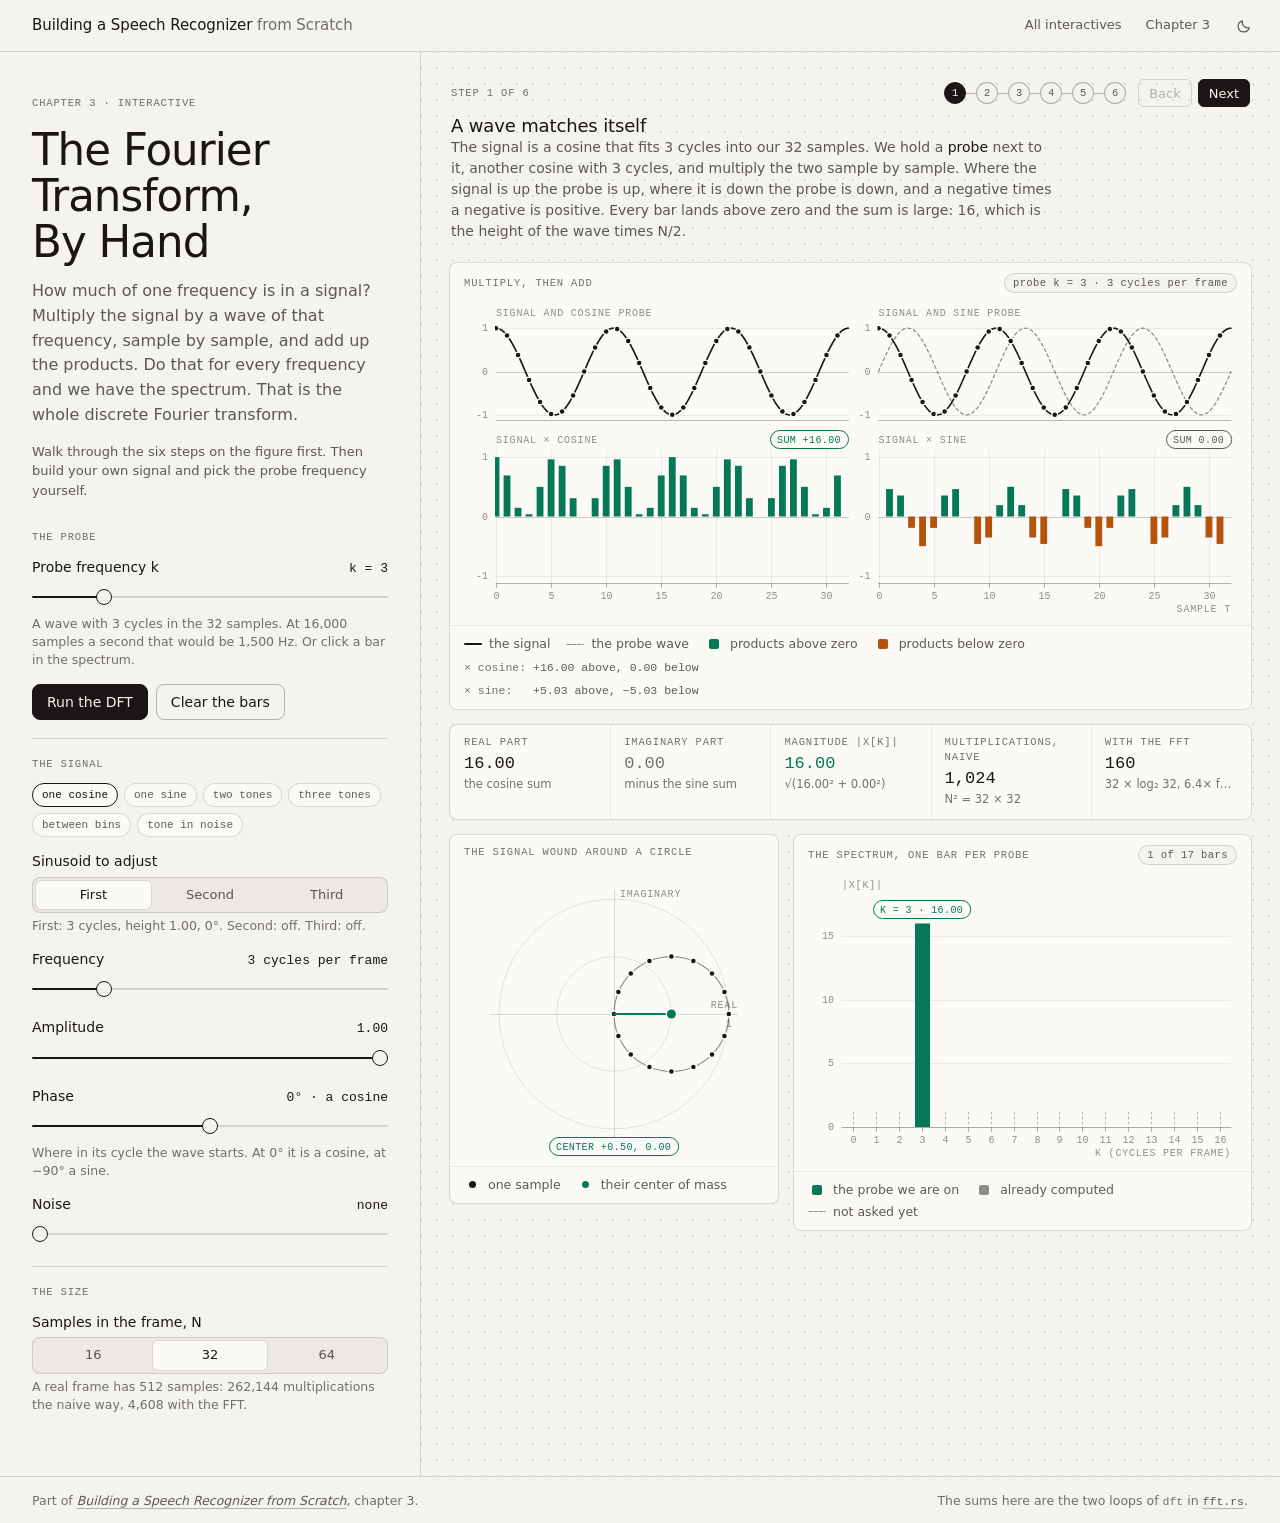
<file: interactive/dft.html>
<!doctype html>
<html lang="en">
<head>
<meta charset="utf-8">
<meta name="viewport" content="width=device-width, initial-scale=1">
<title>The Fourier Transform, By Hand · Building a Speech Recognizer from Scratch</title>
<meta name="description" content="The discrete Fourier transform as multiply and add: probe a signal with a cosine and a sine, one frequency at a time, and build its spectrum bar by bar.">
<link rel="stylesheet" href="shared.css">
<script src="shared.js"></script>
<style>
  /* Page-specific sizes only. Everything else comes from shared.css. */
  #mult { --h: 318px; }
  #wind { --h: 292px; }
  #spectrum { --h: 292px; cursor: pointer; touch-action: pan-y; }
  #steps { --sr-step-lines: 5; }
  /* The multiply-and-add figure shows its cosine and sine halves side by side
     when it has the room and stacked when it does not, so its height follows
     its own width. Same for the pair of figures under it. */
  #mult-body, #pair-wrap { container-type: inline-size; }
  #pair { display: grid; grid-template-columns: minmax(0, 330px) minmax(0, 1fr); gap: 14px; align-items: start; }
  @container (max-width: 559px) { #mult { --h: 520px; } }
  @container (max-width: 639px) {
    #pair { grid-template-columns: minmax(0, 1fr); }
    #spectrum { --h: 232px; }
  }
</style>
</head>
<body>

<header class="sr-topbar">
  <a class="sr-brand" href="index.html">Building a Speech Recognizer <span>from Scratch</span></a>
  <nav class="sr-topnav" aria-label="Book">
    <a class="sr-hide-narrow" href="index.html">All interactives</a>
    <a href="../chapters/03-the-fourier-transform-by-hand.md">Chapter 3</a>
    <button class="sr-theme-toggle" type="button" data-sr-theme></button>
  </nav>
</header>

<main class="sr-shell">

  <section class="sr-intro">
    <span class="sr-overline">Chapter 3 · Interactive</span>
    <h1 class="sr-title">The Fourier Transform, By Hand</h1>
    <p class="sr-lede">How much of one frequency is in a signal? Multiply the signal by a wave of that frequency, sample by sample, and add up the products. Do that for every frequency and we have the spectrum. That is the whole discrete Fourier transform.</p>
    <p class="sr-small">Walk through the six steps on the figure first. Then build your own signal and pick the probe frequency yourself.</p>
  </section>

  <section class="sr-stage" aria-label="Figure">
    <div class="sr-stage-inner">

      <div id="steps"></div>

      <figure class="sr-figure">
        <div class="sr-figure-head">
          <span class="sr-overline">Multiply, then add</span>
          <span class="sr-pill" id="mult-pill">probe k = 3</span>
        </div>
        <div class="sr-figure-body" id="mult-body">
          <canvas class="sr-canvas" id="mult" role="img" aria-label="The signal, the two probe waves and their products"></canvas>
        </div>
        <div class="sr-figure-foot">
          <ul class="sr-legend">
            <li><span class="sr-swatch" style="--c: var(--ink)"></span>the signal</li>
            <li><span class="sr-swatch sr-swatch--dashed" style="--c: var(--ink-48)"></span>the probe wave</li>
            <li><span class="sr-swatch sr-swatch--box" style="--c: var(--green)"></span>products above zero</li>
            <li><span class="sr-swatch sr-swatch--box" style="--c: var(--amber)"></span>products below zero</li>
          </ul>
          <div class="sr-values" id="values-cos" aria-live="off"></div>
          <div class="sr-values" id="values-sin" aria-live="off"></div>
        </div>
      </figure>

      <div class="sr-stats">
        <div class="sr-stat" id="stat-re">
          <span class="sr-overline">Real part</span>
          <span class="sr-stat-value">16.00</span>
          <span class="sr-stat-sub">the cosine sum</span>
        </div>
        <div class="sr-stat" id="stat-im">
          <span class="sr-overline">Imaginary part</span>
          <span class="sr-stat-value">0.00</span>
          <span class="sr-stat-sub">minus the sine sum</span>
        </div>
        <div class="sr-stat" id="stat-mag">
          <span class="sr-overline">Magnitude |X[k]|</span>
          <span class="sr-stat-value">16.00</span>
          <span class="sr-stat-sub">√(re² + im²)</span>
        </div>
        <div class="sr-stat" id="stat-naive">
          <span class="sr-overline">Multiplications, naive</span>
          <span class="sr-stat-value">1,024</span>
          <span class="sr-stat-sub">N² multiplications</span>
        </div>
        <div class="sr-stat" id="stat-fft">
          <span class="sr-overline">With the FFT</span>
          <span class="sr-stat-value">160</span>
          <span class="sr-stat-sub">N · log₂ N</span>
        </div>
      </div>

      <div id="pair-wrap">
        <div id="pair">
          <figure class="sr-figure">
            <div class="sr-figure-head">
              <span class="sr-overline">The signal wound around a circle</span>
            </div>
            <div class="sr-figure-body">
              <canvas class="sr-canvas" id="wind" role="img" aria-label="The signal wrapped around the complex plane"></canvas>
            </div>
            <div class="sr-figure-foot">
              <ul class="sr-legend">
                <li><span class="sr-swatch sr-swatch--dot"></span>one sample</li>
                <li><span class="sr-swatch sr-swatch--dot" style="--c: var(--green)"></span>their center of mass</li>
              </ul>
            </div>
          </figure>

          <figure class="sr-figure">
            <div class="sr-figure-head">
              <span class="sr-overline">The spectrum, one bar per probe</span>
              <span class="sr-pill" id="spectrum-pill">1 of 17 bars</span>
            </div>
            <div class="sr-figure-body">
              <canvas class="sr-canvas" id="spectrum" role="img" aria-label="Magnitude spectrum"></canvas>
            </div>
            <div class="sr-figure-foot">
              <ul class="sr-legend">
                <li><span class="sr-swatch sr-swatch--box" style="--c: var(--green)"></span>the probe we are on</li>
                <li><span class="sr-swatch sr-swatch--box" style="--c: var(--ink-48)"></span>already computed</li>
                <li><span class="sr-swatch sr-swatch--dashed" style="--c: var(--ink-48)"></span>not asked yet</li>
              </ul>
            </div>
          </figure>
        </div>
      </div>

    </div>
  </section>

  <section class="sr-controls" aria-label="Controls">

    <div class="sr-control-group">
      <span class="sr-overline">The probe</span>
      <div class="sr-field">
        <div class="sr-field-head">
          <label for="k">Probe frequency k</label>
          <output class="sr-readout" for="k"></output>
        </div>
        <input class="sr-range" type="range" id="k" min="0" max="16" step="1" value="3">
        <p class="sr-hint" id="k-hint">Or click a bar in the spectrum.</p>
      </div>
      <div class="sr-btn-row">
        <button class="sr-btn sr-btn--primary" type="button" id="run">Run the DFT</button>
        <button class="sr-btn" type="button" id="clear">Clear the bars</button>
      </div>
    </div>

    <div class="sr-control-group">
      <span class="sr-overline">The signal</span>
      <div class="sr-chip-row" id="presets" role="group" aria-label="Signals to try">
        <button class="sr-chip" type="button" data-preset="cosine">one cosine</button>
        <button class="sr-chip" type="button" data-preset="sine">one sine</button>
        <button class="sr-chip" type="button" data-preset="two">two tones</button>
        <button class="sr-chip" type="button" data-preset="three">three tones</button>
        <button class="sr-chip" type="button" data-preset="between">between bins</button>
        <button class="sr-chip" type="button" data-preset="noisy">tone in noise</button>
      </div>
      <div class="sr-field">
        <span class="sr-label" id="edit-label">Sinusoid to adjust</span>
        <div class="sr-seg sr-seg--block" role="radiogroup" aria-labelledby="edit-label">
          <label><input type="radio" name="edit" value="0" checked><span>First</span></label>
          <label><input type="radio" name="edit" value="1"><span>Second</span></label>
          <label><input type="radio" name="edit" value="2"><span>Third</span></label>
        </div>
        <p class="sr-hint" id="comp-summary"></p>
      </div>
      <div class="sr-field">
        <div class="sr-field-head">
          <label for="freq">Frequency</label>
          <output class="sr-readout" for="freq"></output>
        </div>
        <input class="sr-range" type="range" id="freq" min="0" max="16" step="0.5" value="3">
      </div>
      <div class="sr-field">
        <div class="sr-field-head">
          <label for="amp">Amplitude</label>
          <output class="sr-readout" for="amp"></output>
        </div>
        <input class="sr-range" type="range" id="amp" min="0" max="1" step="0.05" value="1">
      </div>
      <div class="sr-field">
        <div class="sr-field-head">
          <label for="phase">Phase</label>
          <output class="sr-readout" for="phase"></output>
        </div>
        <input class="sr-range" type="range" id="phase" min="-180" max="180" step="15" value="0">
        <p class="sr-hint">Where in its cycle the wave starts. At 0° it is a cosine, at −90° a sine.</p>
      </div>
      <div class="sr-field">
        <div class="sr-field-head">
          <label for="noise">Noise</label>
          <output class="sr-readout" for="noise"></output>
        </div>
        <input class="sr-range" type="range" id="noise" min="0" max="0.5" step="0.05" value="0">
      </div>
    </div>

    <div class="sr-control-group">
      <span class="sr-overline">The size</span>
      <div class="sr-field">
        <span class="sr-label" id="n-label">Samples in the frame, N</span>
        <div class="sr-seg sr-seg--block" role="radiogroup" aria-labelledby="n-label">
          <label><input type="radio" name="n" value="16"><span>16</span></label>
          <label><input type="radio" name="n" value="32" checked><span>32</span></label>
          <label><input type="radio" name="n" value="64"><span>64</span></label>
        </div>
        <p class="sr-hint" id="n-hint"></p>
      </div>
    </div>

  </section>
</main>

<footer class="sr-footer">
  <span>Part of <a href="../chapters/03-the-fourier-transform-by-hand.md"><em>Building a Speech Recognizer from Scratch</em></a>, chapter 3.</span>
  <span>The sums here are the two loops of <code>dft</code> in <a href="../code/src/dsp/fft.rs"><code>fft.rs</code></a>.</span>
</footer>

<script>
(function () {
  'use strict';
  var fmt = SR.fmt, dsp = SR.dsp;
  var TAU = 2 * Math.PI;

  /* ---------------------------------------------------------------- state */

  var state = {
    n: 32,                 // samples in the frame
    comps: [               // x[t] = sum of a * cos(2 pi f t / N + phase)
      { f: 3, a: 1, ph: 0 },
      { f: 7, a: 0, ph: 0 },
      { f: 11, a: 0, ph: 0 }
    ],
    noise: 0,
    edit: 0,               // which sinusoid the three sliders adjust
    k: 3,                  // the probe: k cycles per frame
    seen: []               // seen[k] is true once bar k has been computed
  };

  var PRESETS = {
    cosine:  { comps: [[3, 1, 0], [7, 0, 0], [11, 0, 0]], noise: 0 },
    sine:    { comps: [[3, 1, -90], [7, 0, 0], [11, 0, 0]], noise: 0 },
    two:     { comps: [[3, 1, 0], [7, 0.5, 60], [11, 0, 0]], noise: 0 },
    three:   { comps: [[2, 0.8, 0], [5, 0.5, -90], [7, 0.3, 45]], noise: 0 },
    between: { comps: [[3.5, 1, 0], [7, 0, 0], [11, 0, 0]], noise: 0 },
    noisy:   { comps: [[3, 0.6, 0], [7, 0, 0], [11, 0, 0]], noise: 0.5 }
  };
  function fromPreset(name) {
    var p = PRESETS[name];
    return { comps: p.comps.map(function (c) { return { f: c[0], a: c[1], ph: c[2] }; }), noise: p.noise };
  }

  // The same "random" numbers on every visit, so the page is reproducible.
  var NOISE = (function () {
    var out = new Float64Array(64), s = 12345;
    for (var i = 0; i < 64; i++) { s = (s * 1103515245 + 12345) % 2147483648; out[i] = s / 1073741824 - 1; }
    return out;
  })();

  /* ---------------------------------------------------------------- maths */

  function bins() { return state.n / 2 + 1; }   // k = 0 ..= N/2; the rest are mirror images

  // The signal without its noise, at any (not only whole) sample position.
  function smooth(t) {
    var s = 0;
    for (var i = 0; i < 3; i++) {
      var c = state.comps[i];
      if (c.a) s += c.a * Math.cos(TAU * c.f * t / state.n + c.ph * Math.PI / 180);
    }
    return s;
  }

  var data = null;
  function compute() {
    var n = state.n, x = new Float64Array(n), i, peak = 0;
    for (i = 0; i < n; i++) { x[i] = smooth(i) + state.noise * NOISE[i]; peak = Math.max(peak, Math.abs(x[i])); }
    for (i = 0; i <= n * 8; i++) peak = Math.max(peak, Math.abs(smooth(i / 8)));

    // The probe, sample by sample, and the two columns of products. This is
    // the inner loop of dft() in fft.rs for one k:
    //   X[k] = sum of x[t] * (cos(a) - i sin(a)),  a = 2 pi k t / N
    var cos = new Float64Array(n), sin = new Float64Array(n);
    var pc = new Float64Array(n), ps = new Float64Array(n);
    var sumC = 0, sumS = 0, posC = 0, negC = 0, posS = 0, negS = 0;
    for (i = 0; i < n; i++) {
      var a = TAU * state.k * i / n;
      cos[i] = Math.cos(a); sin[i] = Math.sin(a);
      pc[i] = x[i] * cos[i]; ps[i] = x[i] * sin[i];
      sumC += pc[i]; sumS += ps[i];
      if (pc[i] > 0) posC += pc[i]; else negC += pc[i];
      if (ps[i] > 0) posS += ps[i]; else negS += ps[i];
    }
    // All the bars, from the definition (the O(N^2) loop).
    var X = dsp.dft(x), mag = new Float64Array(bins()), top = 0;
    for (i = 0; i < mag.length; i++) { mag[i] = Math.sqrt(X.re[i] * X.re[i] + X.im[i] * X.im[i]); top = Math.max(top, mag[i]); }

    data = {
      x: x, peak: Math.max(1, peak), cos: cos, sin: sin, pc: pc, ps: ps,
      sumC: sumC, sumS: sumS, posC: posC, negC: negC, posS: posS, negS: negS,
      re: sumC, im: -sumS, mag: mag, top: top,
      magK: Math.sqrt(sumC * sumC + sumS * sumS)
    };
  }

  /* -------------------------------------------------------------- drawing */

  function signed(v, digits) {
    var s = fmt.fixed(v, digits == null ? 2 : digits);
    return (s.charAt(0) === '−' || +s.replace('−', '-') === 0) ? s : '+' + s;
  }
  function clipTo(ctx, box, pad) {
    ctx.beginPath();
    ctx.rect(box.x - 1, box.y - (pad || 0), box.w + 2, box.h + 2 * (pad || 0));
    ctx.clip();
  }

  var mult = SR.canvas('#mult', function (ctx, w, h, t) {
    if (!data) return;
    var n = state.n, k = state.k;
    var side = w >= 560;
    var L = 38, R = 12, T = 24, B = 34, GAPX = 30, GAPY = 30, BLOCK = 46;
    var colW = side ? (w - L - R - GAPX) / 2 : w - L - R;
    var blockH = side ? h - T - B : (h - T - B - BLOCK) / 2;
    var rowA = Math.round((blockH - GAPY) * 0.42), rowB = blockH - GAPY - rowA;
    var range = data.peak * 1.12;

    function column(x0, y0, probe, product, sum, name, showX) {
      var top = { x: x0, y: y0, w: colW, h: rowA };
      var bot = { x: x0, y: y0 + rowA + GAPY, w: colW, h: rowB };
      var x = SR.scale.linear([0, n], [x0, x0 + colW]);
      var ya = SR.scale.linear([-range, range], [top.y + top.h, top.y]);
      var yb = SR.scale.linear([-range, range], [bot.y + bot.h, bot.y]);
      var yt = [-1, 0, 1];

      // Row one: the signal and the probe laid over each other.
      SR.axes(ctx, { box: top, x: x, y: ya, yTicks: yt, yLabel: 'signal and ' + name + ' probe', zero: true });
      ctx.save();
      clipTo(ctx, top, 3);
      var fine = Math.max(64, Math.round(colW));
      var fn = name === 'cosine' ? Math.cos : Math.sin;
      SR.line(ctx, fine + 1, function (j) {
        var tt = n * j / fine;
        return [x(tt), ya(fn(TAU * k * tt / n))];
      }, { color: t.ink48, width: 1.25, dash: [3, 3] });
      if (state.noise === 0) {
        SR.line(ctx, fine + 1, function (j) { var tt = n * j / fine; return [x(tt), ya(smooth(tt))]; }, { color: t.ink, width: 1.6 });
      } else {
        SR.line(ctx, n, function (i) { return [x(i), ya(data.x[i])]; }, { color: t.ink, width: 1.4 });
      }
      var spacing = colW / n, i;
      if (spacing >= 5) for (i = 0; i < n; i++) SR.dot(ctx, x(i), ya(data.x[i]), spacing >= 9 ? 2.25 : 1.6, t.ink);
      ctx.restore();

      // Row two: one bar per sample, signal times probe.
      SR.axes(ctx, {
        box: bot, x: x, y: yb, yTicks: yt, yLabel: 'signal × ' + name, zero: true,
        xTicks: SR.ticks(0, n, n <= 16 ? 4 : 8), xLabel: showX ? 'sample t' : null
      });
      ctx.save();
      clipTo(ctx, bot, 1);
      var bw = Math.max(1.5, Math.min(spacing * 0.62, 12)), y0px = yb(0);
      for (i = 0; i < n; i++) {
        var v = product[i];
        if (Math.abs(v) < 1e-12) continue;
        ctx.fillStyle = v > 0 ? t.green : t.amber;
        var top2 = Math.min(y0px, yb(v)), hgt = Math.max(1, Math.abs(yb(v) - y0px));
        ctx.fillRect(x(i) - bw / 2, top2, bw, hgt);
      }
      ctx.restore();
      var zero = Math.abs(sum) < 0.005;
      SR.pill(ctx, 'SUM ' + (zero ? '0.00' : signed(sum)), bot.x + bot.w, bot.y - 11,
        { align: 'right', color: zero ? t.ink70 : sum > 0 ? t.green : t.amber });
    }

    column(L, T, data.cos, data.pc, data.sumC, 'cosine', false);
    if (side) column(L + colW + GAPX, T, data.sin, data.ps, data.sumS, 'sine', true);
    else column(L, T + blockH + BLOCK, data.sin, data.ps, data.sumS, 'sine', true);
  });

  var wind = SR.canvas('#wind', function (ctx, w, h, t) {
    if (!data) return;
    var n = state.n, k = state.k;
    var r = Math.min(w - 36, h - 44) / 2;
    var cx = Math.round(w / 2), cy = Math.round((h - 8) / 2) + 6;
    var s = r / (data.peak * 1.08);
    var px = function (re) { return cx + re * s; }, py = function (im) { return cy - im * s; };
    // Sample t sits at angle -2 pi k t / N, at a distance equal to its height.
    var at = function (value, tt) {
      var a = TAU * k * tt / n;
      return [px(value * Math.cos(a)), py(-value * Math.sin(a))];
    };

    ctx.strokeStyle = t.ink10;
    ctx.lineWidth = 1;
    ctx.beginPath(); ctx.arc(cx, cy, s, 0, TAU); ctx.stroke();
    ctx.beginPath(); ctx.arc(cx, cy, s / 2, 0, TAU); ctx.stroke();
    ctx.strokeStyle = t.ink15;
    ctx.beginPath();
    ctx.moveTo(cx - r, SR.crisp(cy)); ctx.lineTo(cx + r, SR.crisp(cy));
    ctx.moveTo(SR.crisp(cx), cy - r); ctx.lineTo(SR.crisp(cx), cy + r);
    ctx.stroke();
    ctx.fillStyle = t.ink48;
    ctx.font = SR.font.mono(10);
    ctx.textBaseline = 'middle';
    ctx.textAlign = 'right';
    SR.spacedText(ctx, 'REAL', cx + r, cy - 9);
    ctx.textAlign = 'left';
    SR.spacedText(ctx, 'IMAGINARY', cx + 6, cy - r + 4);
    ctx.textAlign = 'center';
    ctx.fillText('1', px(1) , cy + 10);

    if (state.noise === 0) {
      var fine = n * 12;
      SR.line(ctx, fine + 1, function (j) { var tt = n * j / fine; return at(smooth(tt), tt); }, { color: t.ink48, width: 1.1 });
    } else {
      SR.line(ctx, n + 1, function (i) { return at(data.x[i % n], i); }, { color: t.ink30, width: 1 });
    }
    for (var i = 0; i < n; i++) {
      var p = at(data.x[i], i);
      SR.dot(ctx, p[0], p[1], n > 32 ? 1.75 : 2.25, t.ink);
    }

    // The average of all the dots. Times N it is X[k].
    var mx = px(data.re / n), my = py(data.im / n);
    ctx.strokeStyle = t.green;
    ctx.lineWidth = 2;
    ctx.beginPath(); ctx.moveTo(cx, cy); ctx.lineTo(mx, my); ctx.stroke();
    SR.dot(ctx, mx, my, 4.5, t.green);
    SR.pill(ctx, 'CENTER ' + signed(data.re / n) + ', ' + signed(data.im / n), cx, h - 12, { color: t.green, min: 2, max: w - 2 });
  });

  var SPEC = { l: 40, r: 12, t: 24, b: 36 };
  var spectrum = SR.canvas('#spectrum', function (ctx, w, h, t) {
    if (!data) return;
    var n = state.n, count = bins();
    var box = SR.plotBox(w, h, SPEC);
    var top = Math.max(n / 2, data.top) * 1.14;
    var slot = box.w / count;
    var x = function (k) { return box.x + (k + 0.5) * slot; };
    var y = SR.scale.linear([0, top], [box.y + box.h, box.y]);
    var every = slot >= 17 ? 1 : slot >= 9 ? 2 : slot >= 5 ? 4 : 8;
    var xt = [];
    for (var k = 0; k < count; k += every) xt.push(k);

    SR.axes(ctx, {
      box: box, x: x, y: y, xTicks: xt, grid: false,
      yTicks: SR.ticks(0, top, 4), xLabel: 'k (cycles per frame)', yLabel: '|X[k]|'
    });
    // Only the horizontal hairlines: vertical ones would fight with the bars.
    ctx.strokeStyle = t.ink7;
    ctx.lineWidth = 1;
    SR.ticks(0, top, 4).forEach(function (v) {
      ctx.beginPath(); ctx.moveTo(box.x, SR.crisp(y(v))); ctx.lineTo(box.x + box.w, SR.crisp(y(v))); ctx.stroke();
    });

    var bw = Math.max(2, Math.min(slot * 0.66, 22)), base = box.y + box.h;
    for (k = 0; k < count; k++) {
      var on = k === state.k, left = Math.round(x(k) - bw / 2);
      if (!state.seen[k] && !on) {
        ctx.strokeStyle = t.ink30;
        ctx.setLineDash([2, 3]);
        ctx.beginPath(); ctx.moveTo(SR.crisp(x(k)), base - 3); ctx.lineTo(SR.crisp(x(k)), base - 16); ctx.stroke();
        ctx.setLineDash([]);
        continue;
      }
      var hh = Math.max(on ? 2 : 1, base - y(data.mag[k]));
      ctx.fillStyle = on ? t.green : t.ink48;
      ctx.fillRect(left, base - hh, Math.round(bw), hh);
    }
    SR.pill(ctx, 'K = ' + state.k + ' · ' + fmt.fixed(data.mag[state.k], 2), x(state.k), Math.max(box.y - 2, y(data.mag[state.k]) - 14),
      { color: t.green, min: box.x + 2, max: box.x + box.w - 2 });
  });

  /* ------------------------------------------------------------- readouts */

  function $(id) { return document.getElementById(id); }
  function setStat(id, value, sub, tone) {
    var el = $(id);
    el.querySelector('.sr-stat-value').textContent = value;
    el.querySelector('.sr-stat-sub').textContent = sub;
    if (tone) el.setAttribute('data-tone', tone); else el.removeAttribute('data-tone');
  }
  function cycles(f) { return (+f.toFixed(1)) + (f === 1 ? ' cycle' : ' cycles'); }
  function tidy(v) { return Math.abs(v) < 0.005 ? '0.00' : fmt.fixed(v, 2); }

  function updateReadouts() {
    var n = state.n, k = state.k, c = state.comps[state.edit];
    setStat('stat-re', tidy(data.re), 'the cosine sum', Math.abs(data.re) < 0.005 ? 'muted' : null);
    setStat('stat-im', tidy(data.im), 'minus the sine sum', Math.abs(data.im) < 0.005 ? 'muted' : null);
    setStat('stat-mag', tidy(data.magK), '√(' + tidy(data.re) + '² + ' + tidy(data.im) + '²)', 'green');
    var log = Math.log2(n);
    setStat('stat-naive', fmt.int(n * n), 'N² = ' + n + ' × ' + n);
    setStat('stat-fft', fmt.int(n * log), n + ' × log₂ ' + n + ', ' + fmt.fixed(n / log, 1) + '× fewer');

    $('mult-pill').textContent = 'probe k = ' + k + ' · ' + cycles(k) + ' per frame';
    var seenCount = 0;
    for (var i = 0; i < bins(); i++) if (state.seen[i] || i === k) seenCount++;
    $('spectrum-pill').textContent = seenCount + ' of ' + bins() + ' bars';
    $('values-cos').innerHTML = '<b>× cosine:</b> ' + signed(data.posC) + ' above, ' + tidy(data.negC) + ' below';
    $('values-sin').innerHTML = '<b>× sine:&nbsp;&nbsp;</b> ' + signed(data.posS) + ' above, ' + tidy(data.negS) + ' below';

    $('comp-summary').textContent = state.comps.map(function (c, i) {
      return ['First', 'Second', 'Third'][i] + ': ' + (c.a === 0 ? 'off' : cycles(c.f) + ', height ' + fmt.fixed(c.a, 2) + ', ' + fmt.int(c.ph) + '°');
    }).join('. ') + '.';
    $('k-hint').textContent = 'A wave with ' + cycles(k) + ' in the ' + n + ' samples. At 16,000 samples a second that would be ' +
      fmt.hz(k * 16000 / n) + '. Or click a bar in the spectrum.';
    $('n-hint').textContent = 'A real frame has 512 samples: ' + fmt.int(512 * 512) + ' multiplications the naive way, ' + fmt.int(512 * 9) + ' with the FFT.';

    // Light the preset that matches, if any.
    Array.prototype.forEach.call(document.querySelectorAll('#presets .sr-chip'), function (chip) {
      var p = fromPreset(chip.getAttribute('data-preset'));
      var same = p.noise === state.noise && p.comps.every(function (pc, i) {
        var sc = state.comps[i];
        return pc.a === sc.a && (pc.a === 0 || (pc.f === sc.f && pc.ph === sc.ph));
      });
      chip.setAttribute('aria-pressed', String(same));
    });

    var parts = state.comps.filter(function (c) { return c.a > 0; }).map(function (c) { return cycles(c.f) + ' at height ' + fmt.fixed(c.a, 2); });
    var what = (parts.length ? 'A signal made of ' + parts.join(' plus ') : 'A flat signal') + (state.noise ? ' with noise' : '');
    $('mult').setAttribute('aria-label', what + ', multiplied by a cosine and a sine with ' + cycles(k) + ' per frame. The cosine products add up to ' +
      tidy(data.sumC) + ' and the sine products to ' + tidy(data.sumS) + '.');
    $('wind').setAttribute('aria-label', 'The ' + n + ' samples wrapped ' + k + ' times around a circle. Their center of mass is at ' +
      tidy(data.re / n) + ', ' + tidy(data.im / n) + '; times ' + n + ' that is the DFT coefficient.');
    var peaks = [];
    for (i = 0; i < bins(); i++) if (data.mag[i] > 0.25 * Math.max(data.top, 1e-9) && data.mag[i] > 0.01) peaks.push('k = ' + i + ' (' + fmt.fixed(data.mag[i], 1) + ')');
    $('spectrum').setAttribute('aria-label', 'Magnitude spectrum, ' + seenCount + ' of ' + bins() + ' bars computed. Tall bars: ' + (peaks.join(', ') || 'none') + '.');
  }

  function update() {
    compute();
    updateReadouts();
    mult.redraw();
    wind.redraw();
    spectrum.redraw();
  }

  /* ------------------------------------------------------------- controls */

  var cancelTween = function () {};
  var runTimer = 0;
  var runBtn = $('run');
  function stopRun() {
    if (runTimer) { window.clearInterval(runTimer); runTimer = 0; }
    runBtn.textContent = 'Run the DFT';
  }
  function touched() { cancelTween(); cancelTween = function () {}; stopRun(); }

  function revealAll() { for (var i = 0; i < bins(); i++) state.seen[i] = true; }
  function clearSeen() { state.seen = []; }

  // Ask the question for k = 0, 1, 2, ... and let the bars appear one by one.
  function run() {
    if (runTimer) { stopRun(); revealAll(); update(); return; }
    cancelTween(); cancelTween = function () {};
    if (SR.reducedMotion() || document.hidden) { revealAll(); update(); return; }
    clearSeen();
    var next = 0, count = bins();
    runBtn.style.minWidth = Math.ceil(runBtn.getBoundingClientRect().width) + 'px';
    runBtn.textContent = 'Stop';
    var tick = function () {
      state.k = next;
      state.seen[next] = true;
      next++;
      kSlider.set(state.k);
      update();
      if (next >= count) stopRun();
    };
    tick();
    runTimer = window.setInterval(tick, SR.clamp(Math.round(3200 / count), 70, 260));
  }
  runBtn.addEventListener('click', run);
  $('clear').addEventListener('click', function () { touched(); clearSeen(); update(); });
  document.addEventListener('visibilitychange', function () {
    if (document.hidden && runTimer) { stopRun(); revealAll(); update(); }
  });

  var kSlider = SR.bindSlider('#k', {
    format: function (v) { return 'k = ' + v; },
    onInput: function (v) { touched(); state.k = v; state.seen[v] = true; update(); }
  });
  var freq = SR.bindSlider('#freq', {
    format: function (v) { return cycles(v) + ' per frame'; },
    onInput: function (v) { touched(); state.comps[state.edit].f = v; update(); }
  });
  var amp = SR.bindSlider('#amp', {
    format: function (v) { return v === 0 ? 'off' : fmt.fixed(v, 2); },
    onInput: function (v) { touched(); state.comps[state.edit].a = v; update(); }
  });
  var phase = SR.bindSlider('#phase', {
    format: function (v) { return fmt.int(v) + '°' + (v === 0 ? ' · a cosine' : v === -90 ? ' · a sine' : ''); },
    onInput: function (v) { touched(); state.comps[state.edit].ph = v; update(); }
  });
  var noise = SR.bindSlider('#noise', {
    format: function (v) { return v === 0 ? 'none' : '± ' + fmt.fixed(v, 2); },
    onInput: function (v) { touched(); state.noise = v; update(); }
  });
  var edit = SR.bindRadios('edit', function (v) { touched(); state.edit = +v; syncControls(); update(); });
  var size = SR.bindRadios('n', function (v) { touched(); setN(+v); clearSeen(); syncControls(); update(); });

  function setN(n) {
    state.n = n;
    state.k = Math.min(state.k, n / 2);
    state.comps.forEach(function (c) { c.f = Math.min(c.f, n / 2); });
  }

  Array.prototype.forEach.call(document.querySelectorAll('#presets .sr-chip'), function (chip) {
    chip.addEventListener('click', function () {
      touched();
      var p = fromPreset(chip.getAttribute('data-preset'));
      state.comps = p.comps;
      state.noise = p.noise;
      setN(state.n);
      state.edit = 0;
      syncControls();
      update();
    });
  });

  // Push the state into every control (after a step or a preset changed it).
  function syncControls() {
    var c = state.comps[state.edit];
    kSlider.input.max = state.n / 2;
    freq.input.max = state.n / 2;
    kSlider.set(state.k);
    freq.set(c.f);
    amp.set(c.a);
    phase.set(c.ph);
    noise.set(state.noise);
    edit.set(state.edit);
    size.set(state.n);
  }

  // Clicking (or dragging across) the spectrum picks the probe.
  (function () {
    var canvas = spectrum.canvas, dragging = false;
    function pick(evt) {
      var p = spectrum.point(evt);
      var size = canvas.getBoundingClientRect();   // measured now, in case no frame has been drawn since a resize
      var box = SR.plotBox(size.width, size.height, SPEC);
      var k = SR.clamp(Math.floor((p.x - box.x) / (box.w / bins())), 0, bins() - 1);
      if (k === state.k) return;
      touched();
      state.k = k;
      state.seen[k] = true;
      kSlider.set(k);
      update();
    }
    canvas.addEventListener('pointerdown', function (evt) {
      dragging = true;
      if (canvas.setPointerCapture) canvas.setPointerCapture(evt.pointerId);
      pick(evt);
    });
    canvas.addEventListener('pointermove', function (evt) { if (dragging) pick(evt); });
    ['pointerup', 'pointercancel'].forEach(function (name) {
      canvas.addEventListener(name, function () { dragging = false; });
    });
  })();

  /* ------------------------------------------------------- the walkthrough */

  // Glide the three sinusoids to a step's settings so the reader sees the
  // wave change shape; N, k and the bars switch at once.
  function show(target, animate) {
    touched();
    var from = state.comps.map(function (c) { return { f: c.f, a: c.a, ph: c.ph }; });
    var to = fromPreset(target.preset);
    var noiseFrom = state.noise;
    setN(target.n);
    state.k = target.k;
    state.edit = 0;
    clearSeen();
    if (target.bars === 'all') revealAll();
    cancelTween = SR.tween(animate ? 460 : 0, function (u) {
      state.comps = to.comps.map(function (c, i) {
        if (u === 1) return c;
        // A sinusoid that is switched off has no frequency or phase worth gliding from.
        var f = from[i].a === 0 ? c.f : from[i].f, ph = from[i].a === 0 ? c.ph : from[i].ph;
        return { f: SR.lerp(f, c.f, u), a: SR.lerp(from[i].a, c.a, u), ph: SR.lerp(ph, c.ph, u) };
      });
      state.noise = u === 1 ? to.noise : SR.lerp(noiseFrom, to.noise, u);
      syncControls();
      update();
    }, function () {
      if (target.run && animate) run();
      else if (target.run) { revealAll(); update(); }
    });
  }

  SR.stepper('#steps', {
    label: 'The DFT, step by step',
    steps: [
      {
        title: 'A wave matches itself',
        body: 'The signal is a cosine that fits 3 cycles into our 32 samples. We hold a <b>probe</b> next to it, another cosine with 3 cycles, and multiply the two sample by sample. Where the signal is up the probe is up, where it is down the probe is down, and a negative times a negative is positive. Every bar lands above zero and the sum is large: 16, which is the height of the wave times N/2.',
        enter: function (animate) { show({ preset: 'cosine', n: 32, k: 3 }, animate); }
      },
      {
        title: 'A different frequency cancels',
        body: 'Same signal, but now the probe has 5 cycles. The two waves drift in and out of step, so the products are positive about as often as they are negative, and they add up to exactly zero. This works for any two different whole numbers of cycles. So the sum is a detector: large when the probe frequency is in the signal, zero when it is not.',
        enter: function (animate) { show({ preset: 'cosine', n: 32, k: 5 }, animate); }
      },
      {
        title: 'Phase: why we need a sine as well',
        body: 'Here the signal still has 3 cycles, but it starts a quarter of a cycle later: it is a sine. The cosine probe now gets zero, as if the frequency were missing. The fix is to ask twice, once with a cosine and once with a sine. Whatever the <b>phase</b>, the two sums together always find the wave. Slide the phase and watch them trade places while the magnitude stays 16.',
        enter: function (animate) { show({ preset: 'sine', n: 32, k: 3 }, animate); }
      },
      {
        title: 'Two sums, one complex number',
        body: 'We keep the pair of sums as one <b>complex number</b>, X[k]: the cosine sum is its real part and minus the sine sum is its imaginary part. The round plot shows why that is natural. Wrap the signal around a circle k times, each sample as far from the middle as it is tall. If the signal contains frequency k the loop is lopsided, and its center of mass, times N, is X[k]. Try k = 5.',
        enter: function (animate) { show({ preset: 'two', n: 32, k: 3 }, animate); }
      },
      {
        title: 'Every k in turn: the spectrum',
        body: 'Now a signal made of three sinusoids of different heights. We ask the same question for k = 0, then 1, then 2, and draw the magnitude of each answer as a bar. The three bars that stand up are the three ingredients, each N/2 times as tall as its wave. That picture is the <b>spectrum</b>, and the procedure is the <b>discrete Fourier transform</b>. Press Run the DFT to see it again.',
        enter: function (animate) { show({ preset: 'three', n: 32, k: 0, run: true }, animate); }
      },
      {
        title: 'Why this is slow',
        body: 'Each bar took N multiplications, twice, and there are N bars: about N² in all. For 64 samples that is 4,096. For a real 512-sample frame it is 262,144, a hundred times a second. The <b>fast Fourier transform</b> gets exactly the same numbers in about N · log₂ N steps, 4,608 for that frame, by noticing that the probes share most of their work. We build it in chapter 3.',
        enter: function (animate) { show({ preset: 'three', n: 64, k: 5, bars: 'all' }, animate); }
      }
    ]
  });
})();
</script>
</body>
</html>
</file>
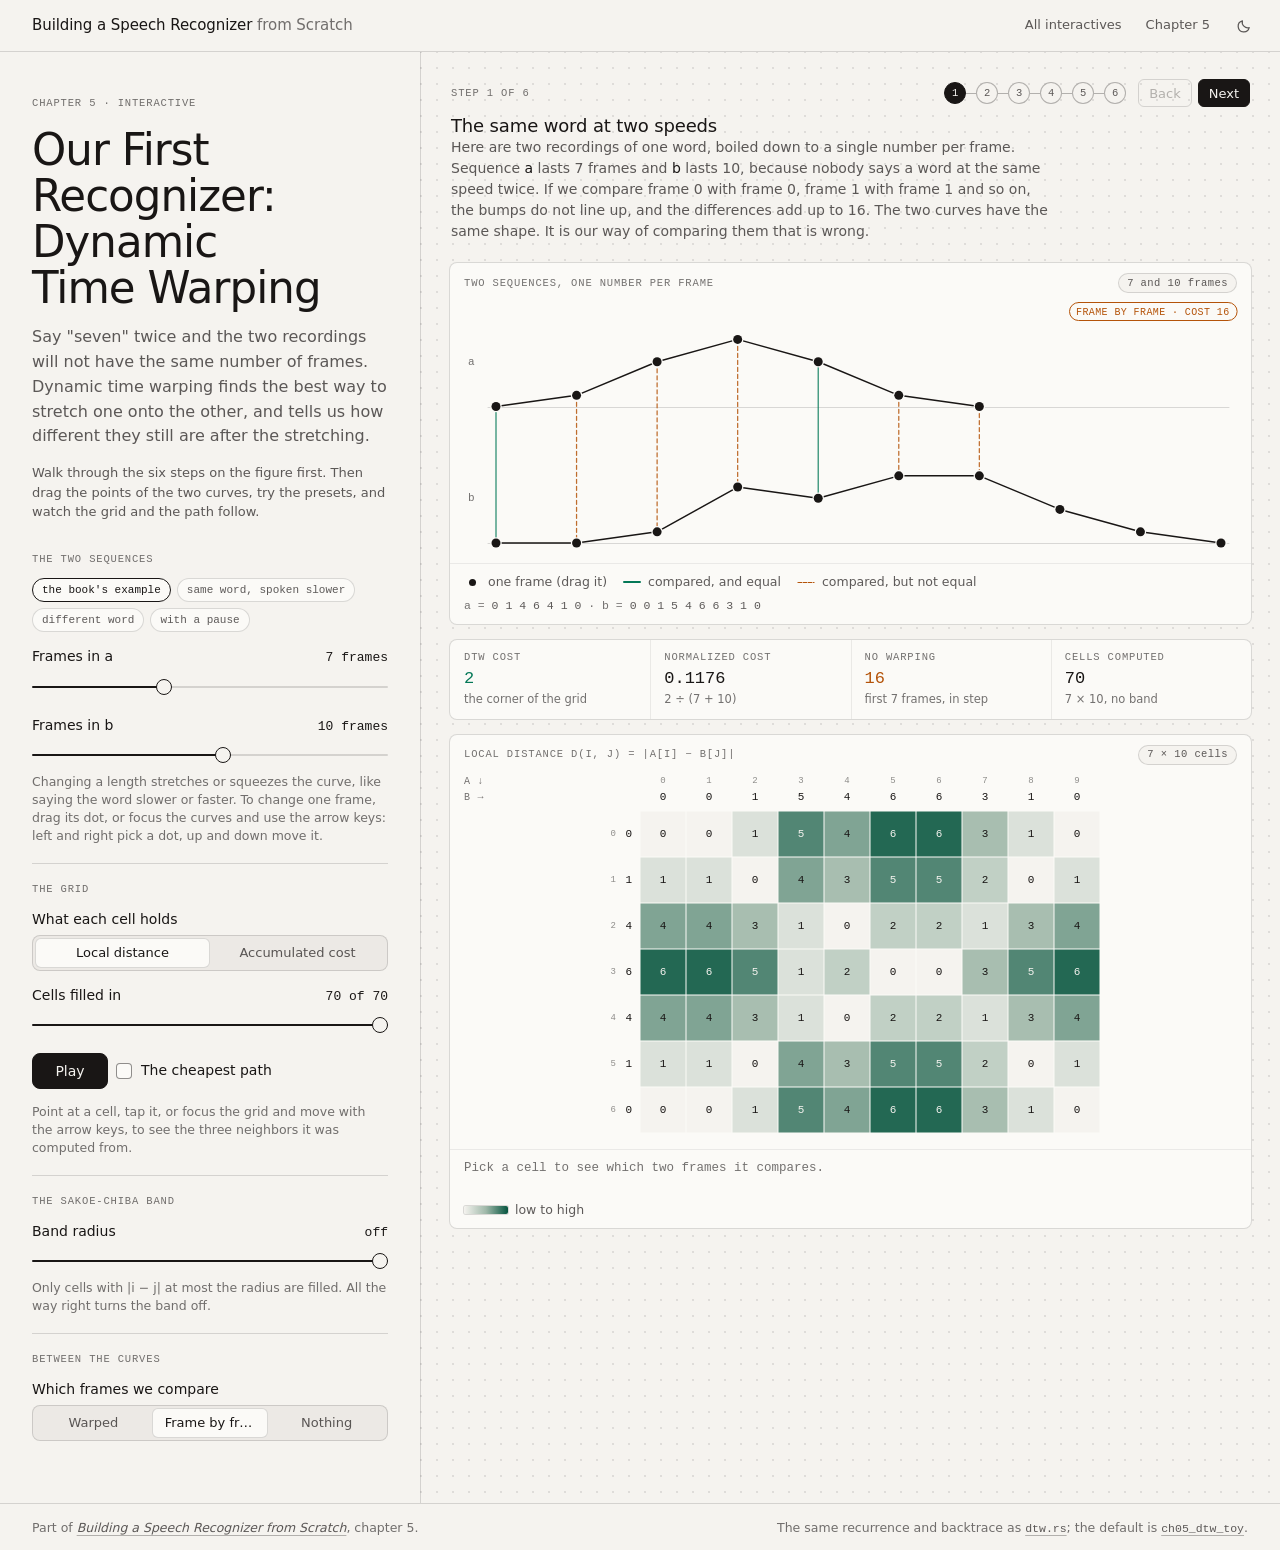
<file: interactive/dtw.html>
<!doctype html>
<html lang="en">
<head>
<meta charset="utf-8">
<meta name="viewport" content="width=device-width, initial-scale=1">
<title>Our First Recognizer: Dynamic Time Warping · Building a Speech Recognizer from Scratch</title>
<meta name="description" content="Dynamic time warping, cell by cell: the grid of local distances, the accumulated cost, the backtrace and the band, on two sequences you can drag.">
<link rel="stylesheet" href="shared.css">
<script src="shared.js"></script>
<style>
  /* Page-specific sizes only. Everything else comes from shared.css. */
  #seq { --h: 256px; cursor: default; }
  #grid { --h: 320px; }            /* the script sets the real height: it depends on the number of rows */
  #steps { --sr-step-lines: 5; }
  #cell-detail { flex: 1 1 100%; min-height: 2.9em; }
  #play { min-width: 76px; }
  @media (max-width: 799px) {
    #seq { --h: 220px; }
    #steps { --sr-step-lines: 7; }
  }
</style>
</head>
<body>

<header class="sr-topbar">
  <a class="sr-brand" href="index.html">Building a Speech Recognizer <span>from Scratch</span></a>
  <nav class="sr-topnav" aria-label="Book">
    <a class="sr-hide-narrow" href="index.html">All interactives</a>
    <a href="../chapters/05-dynamic-time-warping.md">Chapter 5</a>
    <button class="sr-theme-toggle" type="button" data-sr-theme></button>
  </nav>
</header>

<main class="sr-shell">

  <section class="sr-intro">
    <span class="sr-overline">Chapter 5 · Interactive</span>
    <h1 class="sr-title">Our First Recognizer: Dynamic Time Warping</h1>
    <p class="sr-lede">Say "seven" twice and the two recordings will not have the same number of frames. Dynamic time warping finds the best way to stretch one onto the other, and tells us how different they still are after the stretching.</p>
    <p class="sr-small">Walk through the six steps on the figure first. Then drag the points of the two curves, try the presets, and watch the grid and the path follow.</p>
  </section>

  <section class="sr-stage" aria-label="Figure">
    <div class="sr-stage-inner">

      <div id="steps"></div>

      <figure class="sr-figure">
        <div class="sr-figure-head">
          <span class="sr-overline">Two sequences, one number per frame</span>
          <span class="sr-pill" id="seq-pill">7 and 10 frames</span>
        </div>
        <div class="sr-figure-body">
          <canvas class="sr-canvas" id="seq" tabindex="0" role="img" aria-label="The two sequences"></canvas>
        </div>
        <div class="sr-figure-foot">
          <ul class="sr-legend" id="seq-legend">
            <li><span class="sr-swatch sr-swatch--dot"></span>one frame (drag it)</li>
            <li data-key="match"><span class="sr-swatch" style="--c: var(--green)"></span><span id="match-label">matched frames</span></li>
            <li data-key="off"><span class="sr-swatch sr-swatch--dashed" style="--c: var(--amber)"></span><span id="off-label">matched, but not equal</span></li>
          </ul>
          <div class="sr-values" id="values"></div>
        </div>
      </figure>

      <div class="sr-stats">
        <div class="sr-stat" id="stat-cost">
          <span class="sr-overline">DTW cost</span>
          <span class="sr-stat-value">2</span>
          <span class="sr-stat-sub">the corner of the grid</span>
        </div>
        <div class="sr-stat" id="stat-norm">
          <span class="sr-overline">Normalized cost</span>
          <span class="sr-stat-value">0.1176</span>
          <span class="sr-stat-sub">2 ÷ (7 + 10)</span>
        </div>
        <div class="sr-stat" id="stat-naive">
          <span class="sr-overline">No warping</span>
          <span class="sr-stat-value">16</span>
          <span class="sr-stat-sub">first 7 frames, in step</span>
        </div>
        <div class="sr-stat" id="stat-cells">
          <span class="sr-overline">Cells computed</span>
          <span class="sr-stat-value">70</span>
          <span class="sr-stat-sub">7 × 10, no band</span>
        </div>
      </div>

      <figure class="sr-figure">
        <div class="sr-figure-head">
          <span class="sr-overline" id="grid-title">Accumulated cost D(i, j)</span>
          <span class="sr-pill" id="grid-pill">70 of 70 cells filled</span>
        </div>
        <div class="sr-figure-body">
          <canvas class="sr-canvas" id="grid" tabindex="0" role="img" aria-label="The cost grid"></canvas>
        </div>
        <div class="sr-figure-foot">
          <p class="sr-hint sr-mono" id="cell-detail" aria-live="polite"></p>
          <ul class="sr-legend" id="grid-legend">
            <li><span class="sr-swatch sr-swatch--ramp"></span>low to high</li>
            <li data-key="path"><span class="sr-swatch" style="--c: var(--green)"></span>the cheapest path</li>
            <li data-key="won"><span class="sr-swatch sr-swatch--box" style="--c: var(--green)"></span>the neighbor that won</li>
            <li data-key="band"><span class="sr-swatch sr-swatch--box" style="--c: var(--ink-15)"></span>outside the band</li>
          </ul>
        </div>
      </figure>

    </div>
  </section>

  <section class="sr-controls" aria-label="Controls">

    <div class="sr-control-group">
      <span class="sr-overline">The two sequences</span>
      <div class="sr-chip-row" id="presets" role="group" aria-label="Example sequences">
        <button class="sr-chip" type="button" data-preset="book">the book's example</button>
        <button class="sr-chip" type="button" data-preset="slower">same word, spoken slower</button>
        <button class="sr-chip" type="button" data-preset="different">different word</button>
        <button class="sr-chip" type="button" data-preset="pause">with a pause</button>
      </div>
      <div class="sr-field">
        <div class="sr-field-head">
          <label for="len-a">Frames in a</label>
          <output class="sr-readout" for="len-a"></output>
        </div>
        <input class="sr-range" type="range" id="len-a" min="3" max="14" step="1" value="7">
      </div>
      <div class="sr-field">
        <div class="sr-field-head">
          <label for="len-b">Frames in b</label>
          <output class="sr-readout" for="len-b"></output>
        </div>
        <input class="sr-range" type="range" id="len-b" min="3" max="16" step="1" value="10">
        <p class="sr-hint">Changing a length stretches or squeezes the curve, like saying the word slower or faster. To change one frame, drag its dot, or focus the curves and use the arrow keys: left and right pick a dot, up and down move it.</p>
      </div>
    </div>

    <div class="sr-control-group">
      <span class="sr-overline">The grid</span>
      <div class="sr-field">
        <span class="sr-label" id="mode-label">What each cell holds</span>
        <div class="sr-seg sr-seg--block" role="radiogroup" aria-labelledby="mode-label">
          <label><input type="radio" name="mode" value="local"><span>Local distance</span></label>
          <label><input type="radio" name="mode" value="acc" checked><span>Accumulated cost</span></label>
        </div>
      </div>
      <div class="sr-field">
        <div class="sr-field-head">
          <label for="fill">Cells filled in</label>
          <output class="sr-readout" for="fill"></output>
        </div>
        <input class="sr-range" type="range" id="fill" min="0" max="70" step="1" value="70">
      </div>
      <div class="sr-btn-row">
        <button class="sr-btn sr-btn--primary" type="button" id="play">Play</button>
        <label class="sr-check"><input type="checkbox" id="show-path" checked>The cheapest path</label>
      </div>
      <p class="sr-hint">Point at a cell, tap it, or focus the grid and move with the arrow keys, to see the three neighbors it was computed from.</p>
    </div>

    <div class="sr-control-group">
      <span class="sr-overline">The Sakoe-Chiba band</span>
      <div class="sr-field">
        <div class="sr-field-head">
          <label for="band">Band radius</label>
          <output class="sr-readout" for="band"></output>
        </div>
        <input class="sr-range" type="range" id="band" min="0" max="10" step="1" value="10">
        <p class="sr-hint" id="band-hint">Only cells with |i − j| at most the radius are filled. All the way right turns the band off.</p>
      </div>
    </div>

    <div class="sr-control-group">
      <span class="sr-overline">Between the curves</span>
      <div class="sr-field">
        <span class="sr-label" id="connect-label">Which frames we compare</span>
        <div class="sr-seg sr-seg--block" role="radiogroup" aria-labelledby="connect-label">
          <label><input type="radio" name="connect" value="warp" checked><span>Warped</span></label>
          <label><input type="radio" name="connect" value="naive"><span>Frame by frame</span></label>
          <label><input type="radio" name="connect" value="none"><span>Nothing</span></label>
        </div>
      </div>
    </div>

  </section>
</main>

<footer class="sr-footer">
  <span>Part of <a href="../chapters/05-dynamic-time-warping.md"><em>Building a Speech Recognizer from Scratch</em></a>, chapter 5.</span>
  <span>The same recurrence and backtrace as <a href="../code/src/dtw.rs"><code>dtw.rs</code></a>; the default is <a href="../code/examples/ch05_dtw_toy.rs"><code>ch05_dtw_toy</code></a>.</span>
</footer>

<script>
(function () {
  'use strict';
  var fmt = SR.fmt;

  /* ---------------------------------------------------------------- state */

  var VMAX = 8;                 // a frame's value goes from 0 to this
  var MAX_A = 14, MAX_B = 16, MIN_LEN = 3;

  var PRESETS = {
    // The two sequences `cargo run --example ch05_dtw_toy` prints.
    book:      { a: [0, 1, 4, 6, 4, 1, 0], b: [0, 0, 1, 5, 4, 6, 6, 3, 1, 0] },
    // Every frame of a, held for two frames.
    slower:    { a: [0, 1, 4, 6, 4, 1, 0], b: [0, 0, 1, 1, 4, 4, 6, 6, 4, 4, 1, 1, 0, 0] },
    // Two bumps instead of one: no amount of stretching makes these alike.
    different: { a: [0, 1, 4, 6, 4, 1, 0], b: [0, 5, 6, 2, 1, 3, 6, 5, 1, 0] },
    // The same word, but one speaker waits three frames before starting.
    pause:     { a: [0, 1, 4, 6, 4, 1, 0, 0, 0, 0], b: [0, 0, 0, 0, 1, 4, 6, 4, 1, 0] }
  };

  var state = {
    a: PRESETS.book.a.slice(),
    b: PRESETS.book.b.slice(),
    baseA: PRESETS.book.a.slice(),   // the shapes the length sliders stretch
    baseB: PRESETS.book.b.slice(),
    mode: 'acc',          // 'local' | 'acc'
    fill: Infinity,       // how many cells of D are filled in (clamped in compute)
    path: true,           // draw the cheapest path
    pathT: 1,             // 0..1, how much of the backtrace has been walked (from the end)
    band: null,           // asked-for band width, or null for no band
    connect: 'warp',      // 'warp' | 'naive' | 'none'
    sel: null,            // { i, j }: the grid cell being inspected
    pt: null              // { seq: 'a' | 'b', k }: the dot picked with the keyboard
  };

  /* ---------------------------------------------------------------- maths */

  // Stretch or squeeze a shape to `len` frames (straight lines between frames).
  function resample(shape, len) {
    var out = [], last = shape.length - 1;
    for (var k = 0; k < len; k++) {
      var pos = len === 1 ? 0 : k * last / (len - 1);
      var i = Math.min(last - 1, Math.floor(pos)), u = pos - i;
      out.push(Math.round(last === 0 ? shape[0] : SR.lerp(shape[i], shape[i + 1], u)));
    }
    return out;
  }

  // Everything the page shows, recomputed on every change. This is dtw.rs:
  // `accumulate` (row by row, inside the band), then `backtrace`.
  var data = null;
  function compute() {
    var a = state.a, b = state.b, n = a.length, m = b.length;
    var i, j;
    // band_radius(): a band narrower than |n - m| would cut the end cell off.
    var radius = state.band == null ? Math.max(n, m) : Math.max(state.band, Math.abs(n - m));

    var local = new Float64Array(n * m), maxLocal = 0;
    for (i = 0; i < n; i++) for (j = 0; j < m; j++) {
      local[i * m + j] = Math.abs(a[i] - b[j]);
      if (local[i * m + j] > maxLocal) maxLocal = local[i * m + j];
    }

    var D = new Float64Array(n * m).fill(Infinity);
    var rank = new Int32Array(n * m).fill(-1);    // position of the cell in the fill order
    var won = new Int8Array(n * m);               // 1 diagonal, 2 up, 3 left
    var order = [], maxD = 0;
    for (i = 0; i < n; i++) {
      for (j = Math.max(0, i - radius); j < Math.min(m, i + radius + 1); j++) {
        var before = 0;
        if (i > 0 || j > 0) {
          var dg = i > 0 && j > 0 ? D[(i - 1) * m + j - 1] : Infinity;
          var up = i > 0 ? D[(i - 1) * m + j] : Infinity;
          var lf = j > 0 ? D[i * m + j - 1] : Infinity;
          before = Math.min(dg, up, lf);
          // The same tie-breaking as the backtrace: diagonal first, then up.
          won[i * m + j] = dg <= up && dg <= lf ? 1 : up <= lf ? 2 : 3;
        }
        D[i * m + j] = local[i * m + j] + before;
        if (D[i * m + j] > maxD) maxD = D[i * m + j];
        rank[i * m + j] = order.length;
        order.push([i, j]);
      }
    }

    // backtrace(): from the end cell, step to the cheapest of the three
    // neighbors; on a tie prefer the diagonal, then up.
    var path = [[n - 1, m - 1]];
    i = n - 1; j = m - 1;
    while (i > 0 || j > 0) {
      if (i === 0) j--;
      else if (j === 0) i--;
      else {
        var d2 = D[(i - 1) * m + j - 1], u2 = D[(i - 1) * m + j], l2 = D[i * m + j - 1];
        if (d2 <= u2 && d2 <= l2) { i--; j--; } else if (u2 <= l2) i--; else j--;
      }
      path.push([i, j]);
    }
    path.reverse();
    var onPath = new Int32Array(n * m).fill(-1);
    path.forEach(function (c, k) { onPath[c[0] * m + c[1]] = k; });

    var naive = 0, shared = Math.min(n, m);
    for (i = 0; i < shared; i++) naive += Math.abs(a[i] - b[i]);

    var total = order.length;
    state.fill = SR.clamp(state.fill, 0, total);
    var cost = D[n * m - 1];
    data = {
      n: n, m: m, local: local, D: D, rank: rank, won: won, order: order, total: total,
      path: path, onPath: onPath, cost: cost, norm: cost / (n + m), naive: naive, shared: shared,
      radius: radius,
      widened: state.band != null && radius > state.band,
      maxLocal: Math.max(1, maxLocal), maxD: Math.max(1, maxD),
      full: state.fill >= total
    };
  }

  // Is the answer on show? In the accumulated view we do not give the cost
  // away before the grid is full.
  function solved() { return state.mode === 'local' || data.full; }
  // How many cells of the path (counted from the end) the backtrace has reached.
  function pathShown() {
    if (!state.path || !solved()) return 0;
    return Math.round(state.pathT * data.path.length);
  }
  function num(v) { return v === Infinity ? '∞' : String(+v.toFixed(2)); }

  /* -------------------------------------------------------------- drawing */

  // Dark text on pale cells, pale text on dark ones, in either theme.
  function inkOn(rgb, t) {
    var lum = 0.299 * rgb[0] + 0.587 * rgb[1] + 0.114 * rgb[2];
    return (lum > 140) === t.dark ? t.paper : t.ink;
  }

  /* The curves. a on top, b underneath, on one shared time axis. */

  function seqLayout(w, h) {
    var left = 30, right = 14, top = 12, bottom = 12, gap = Math.max(26, h * 0.16);
    var lane = (h - top - bottom - gap) / 2;
    var span = Math.max(data.n, data.m) - 1;
    var x = SR.scale.linear([0, span], [left + 8, w - right - 8]);
    var ya = SR.scale.linear([0, VMAX], [top + lane, top + 6]);
    var yb = SR.scale.linear([0, VMAX], [h - bottom, h - bottom - lane + 6]);
    return { x: x, ya: ya, yb: yb, left: left, right: w - right, r: w < 440 ? 3.5 : 4.5 };
  }
  function pointOf(L, seq, k) {
    return seq === 'a' ? [L.x(k), L.ya(state.a[k])] : [L.x(k), L.yb(state.b[k])];
  }

  var seq = SR.canvas('#seq', function (ctx, w, h, t) {
    if (!data) return;
    var L = seqLayout(w, h), k;
    var a = state.a, b = state.b;

    // Baselines and lane labels.
    ctx.lineWidth = 1;
    ctx.strokeStyle = t.ink15;
    ctx.beginPath();
    [L.ya(0), L.yb(0)].forEach(function (y) { ctx.moveTo(L.left, SR.crisp(y)); ctx.lineTo(L.right, SR.crisp(y)); });
    ctx.stroke();
    ctx.font = SR.font.mono(11);
    ctx.fillStyle = t.ink60;
    ctx.textAlign = 'left';
    ctx.textBaseline = 'middle';
    ctx.fillText('a', 10, L.ya(VMAX / 2));
    ctx.fillText('b', 10, L.yb(VMAX / 2));

    // Which frames go together.
    var sel = state.sel;
    function link(i, j, d, strong) {
      var p = pointOf(L, 'a', i), q = pointOf(L, 'b', j);
      ctx.beginPath();
      ctx.moveTo(p[0], p[1]); ctx.lineTo(q[0], q[1]);
      ctx.strokeStyle = d > 0 ? t.amber : t.green;
      ctx.setLineDash(d > 0 ? [4, 3] : []);
      ctx.lineWidth = strong ? 2.25 : 1.25;
      ctx.globalAlpha = strong ? 1 : 0.85;
      ctx.stroke();
      ctx.setLineDash([]);
      ctx.globalAlpha = 1;
    }
    if (state.connect === 'naive') {
      for (k = 0; k < data.shared; k++) link(k, k, Math.abs(a[k] - b[k]), false);
    } else if (state.connect === 'warp') {
      var shown = pathShown(), len = data.path.length;
      for (k = len - shown; k < len; k++) {
        var c = data.path[k];
        link(c[0], c[1], data.local[c[0] * data.m + c[1]], !!sel && sel.i === c[0] && sel.j === c[1]);
      }
    }

    // The curves and their frames.
    SR.line(ctx, a.length, function (i) { return pointOf(L, 'a', i); }, { color: t.ink, width: 1.5 });
    SR.line(ctx, b.length, function (i) { return pointOf(L, 'b', i); }, { color: t.ink, width: 1.5 });
    var p;
    for (k = 0; k < a.length; k++) { p = pointOf(L, 'a', k); SR.dot(ctx, p[0], p[1], L.r, t.ink); }
    for (k = 0; k < b.length; k++) { p = pointOf(L, 'b', k); SR.dot(ctx, p[0], p[1], L.r, t.ink); }

    // Rings: the pair of frames the selected grid cell compares, and the dot
    // picked with the keyboard.
    function ring(pt, color, r) {
      ctx.beginPath();
      ctx.arc(pt[0], pt[1], r, 0, Math.PI * 2);
      ctx.strokeStyle = color;
      ctx.lineWidth = 1.5;
      ctx.stroke();
    }
    if (sel) {
      ring(pointOf(L, 'a', sel.i), t.ink, L.r + 4);
      ring(pointOf(L, 'b', sel.j), t.ink, L.r + 4);
    }
    if (state.pt && document.activeElement === seq.canvas) {
      var pp = pointOf(L, state.pt.seq, state.pt.k);
      ring(pp, t.ink, L.r + 6.5);
      SR.pill(ctx, state.pt.seq + '[' + state.pt.k + '] = ' + state[state.pt.seq][state.pt.k], pp[0], pp[1] - 22 < 10 ? pp[1] + 22 : pp[1] - 22, { min: 2, max: w - 2 });
    }

    if (state.connect === 'naive') {
      SR.pill(ctx, 'FRAME BY FRAME · COST ' + num(data.naive), w - 6, 12, { align: 'right', color: t.amber, min: 2 });
    }
  });

  /* The grid. a runs down, b runs right, as in the Rust program's printout. */

  function gridLayout(w) {
    var headL = 46, headT = 40, padR = 8, padB = 8;
    var cell = Math.floor(SR.clamp((w - headL - padR) / data.m, 10, 46));
    var gw = cell * data.m, gh = cell * data.n;
    var x0 = Math.round(headL + Math.max(0, (w - headL - padR - gw) / 2));
    return { cell: cell, x0: x0, y0: headT, gw: gw, gh: gh, height: headT + gh + padB };
  }

  // The cell the page explains under the grid: the one the reader picked, or,
  // while the grid is filling, the one that was filled last.
  function focusCell() {
    if (state.sel) return state.sel;
    if (state.mode === 'acc' && state.fill > 0 && !data.full) {
      var c = data.order[state.fill - 1];
      return { i: c[0], j: c[1], auto: true };
    }
    return null;
  }

  var grid = SR.canvas('#grid', function (ctx, w, h, t) {
    if (!data) return;
    var L = gridLayout(w), n = data.n, m = data.m, cell = L.cell;
    if (Math.abs(h - L.height) > 0.5) grid.canvas.style.height = L.height + 'px';
    var i, j, x, y;
    var acc = state.mode === 'acc';
    var showNumbers = cell >= 22;
    var small = cell < 30;

    // Headers: the frames of b along the top, the frames of a down the side.
    ctx.textBaseline = 'middle';
    ctx.textAlign = 'center';
    for (j = 0; j < m; j++) {
      x = L.x0 + (j + 0.5) * cell;
      if (cell >= 18) {
        ctx.font = SR.font.mono(9);
        ctx.fillStyle = t.ink48;
        ctx.fillText(String(j), x, 10);
      }
      ctx.font = SR.font.mono(cell >= 18 ? 11 : 9);
      ctx.fillStyle = t.ink;
      ctx.fillText(num(state.b[j]), x, 26);
    }
    for (i = 0; i < n; i++) {
      y = L.y0 + (i + 0.5) * cell;
      if (cell >= 14) {
        ctx.font = SR.font.mono(9);
        ctx.fillStyle = t.ink48;
        ctx.textAlign = 'right';
        ctx.fillText(String(i), L.x0 - 24, y);
      }
      ctx.font = SR.font.mono(cell >= 18 ? 11 : 9);
      ctx.fillStyle = t.ink;
      ctx.textAlign = 'right';
      ctx.fillText(num(state.a[i]), L.x0 - 8, y);
    }
    ctx.font = SR.font.mono(10);
    ctx.fillStyle = t.ink60;
    ctx.textAlign = 'left';
    SR.spacedText(ctx, 'B →', 6, 26);
    SR.spacedText(ctx, 'A ↓', 6, 10);

    // Cells: the fills first, then the path, then the numbers on top of it.
    function center(c) { return [L.x0 + (c[1] + 0.5) * cell, L.y0 + (c[0] + 0.5) * cell]; }
    function outline(ci, cj, color, width, dash) {
      ctx.strokeStyle = color;
      ctx.lineWidth = width;
      ctx.setLineDash(dash || []);
      ctx.strokeRect(L.x0 + cj * cell + width / 2, L.y0 + ci * cell + width / 2, cell - width, cell - width);
      ctx.setLineDash([]);
    }
    var labels = [];
    for (i = 0; i < n; i++) {
      for (j = 0; j < m; j++) {
        x = L.x0 + j * cell; y = L.y0 + i * cell;
        var idx = i * m + j;
        var inBand = data.rank[idx] >= 0;
        var filled = inBand && (!acc || data.rank[idx] < state.fill);
        var value = acc ? data.D[idx] : data.local[idx];
        if (!inBand && acc) {
          ctx.fillStyle = t.ink10;
        } else if (filled) {
          var rgb = SR.heat(0.9 * value / (acc ? data.maxD : data.maxLocal));
          ctx.fillStyle = 'rgb(' + rgb[0] + ',' + rgb[1] + ',' + rgb[2] + ')';
          labels.push([x + cell / 2, y + cell / 2, num(value), inkOn(rgb, t), idx]);
        } else {
          // Not filled in yet: show the local distance waiting there, faintly.
          ctx.fillStyle = t.ink4;
          labels.push([x + cell / 2, y + cell / 2, num(data.local[idx]), t.ink30, idx]);
        }
        ctx.fillRect(x + 0.5, y + 0.5, cell - 1, cell - 1);
      }
    }

    // The cheapest path, walked back from the bottom-right corner.
    var shown = pathShown(), len = data.path.length;
    if (shown > 0) {
      ctx.beginPath();
      for (var k = len - shown; k < len; k++) {
        var p = center(data.path[k]);
        if (k === len - shown) ctx.moveTo(p[0], p[1]); else ctx.lineTo(p[0], p[1]);
      }
      // A pale casing first, so the green line reads on dark cells too.
      ctx.lineJoin = 'round';
      ctx.strokeStyle = t.panel;
      ctx.lineWidth = Math.max(4.5, cell * 0.2);
      ctx.stroke();
      ctx.strokeStyle = t.green;
      ctx.lineWidth = Math.max(2, cell * 0.08);
      ctx.stroke();
      if (shown === 1 || !showNumbers) {
        for (k = len - shown; k < len; k++) {
          p = center(data.path[k]);
          ctx.beginPath();
          ctx.arc(p[0], p[1], Math.max(2, cell * 0.14), 0, Math.PI * 2);
          ctx.fillStyle = t.green;
          ctx.fill();
        }
      }
    }

    if (showNumbers) {
      ctx.textAlign = 'center';
      ctx.textBaseline = 'middle';
      ctx.font = SR.font.mono(small ? 9.5 : 11);
      labels.forEach(function (lb) {
        var k = data.onPath[lb[4]];
        if (shown > 0 && k >= len - shown) {
          // On the path: the number sits in a small pill on the line.
          var tw = Math.max(ctx.measureText(lb[2]).width + 8, small ? 14 : 17), th = small ? 14 : 17;
          ctx.beginPath();
          SR.roundRect(ctx, Math.round(lb[0] - tw / 2) + 0.5, Math.round(lb[1] - th / 2) + 0.5, tw, th, th / 2);
          ctx.fillStyle = t.panel; ctx.fill();
          ctx.strokeStyle = t.green; ctx.lineWidth = 1.25; ctx.stroke();
          ctx.fillStyle = t.ink;
        } else {
          ctx.fillStyle = lb[3];
        }
        ctx.fillText(lb[2], lb[0], lb[1] + 0.5);
      });
    }

    // The inspected cell and the three neighbors it was computed from.
    var f = focusCell();
    if (f) {
      var fi = f.i, fj = f.j, fidx = fi * m + fj;
      var known = acc && data.rank[fidx] >= 0 && data.rank[fidx] < state.fill;
      if (known && (fi > 0 || fj > 0)) {
        var preds = [[fi - 1, fj - 1, 1], [fi - 1, fj, 2], [fi, fj - 1, 3]];
        preds.forEach(function (pr) {
          if (pr[0] < 0 || pr[1] < 0) return;
          if (pr[2] !== data.won[fidx]) outline(pr[0], pr[1], t.ink60, 1, [3, 3]);
        });
        preds.forEach(function (pr) {
          if (pr[2] !== data.won[fidx]) return;
          outline(pr[0], pr[1], t.green, 2);
          // A short arrow from the winner into the cell.
          var from = center(pr), to = center([fi, fj]);
          var dx = to[0] - from[0], dy = to[1] - from[1], dist = Math.sqrt(dx * dx + dy * dy);
          var ux = dx / dist, uy = dy / dist;
          var sx = from[0] + ux * cell * 0.36, sy = from[1] + uy * cell * 0.36;
          var ex = to[0] - ux * cell * 0.36, ey = to[1] - uy * cell * 0.36;
          if (cell >= 16) {
            ctx.strokeStyle = t.green; ctx.fillStyle = t.green; ctx.lineWidth = 1.5;
            ctx.beginPath(); ctx.moveTo(sx, sy); ctx.lineTo(ex, ey); ctx.stroke();
            var head = Math.min(6, cell * 0.2);
            ctx.beginPath();
            ctx.moveTo(ex + ux * head * 0.6, ey + uy * head * 0.6);
            ctx.lineTo(ex - ux * head - uy * head * 0.7, ey - uy * head + ux * head * 0.7);
            ctx.lineTo(ex - ux * head + uy * head * 0.7, ey - uy * head - ux * head * 0.7);
            ctx.closePath(); ctx.fill();
          }
        });
      }
      outline(fi, fj, t.ink, 2);
    }
  });

  /* ------------------------------------------------------------- readouts */

  function $(id) { return document.getElementById(id); }
  function setStat(id, value, sub, tone) {
    var el = $(id);
    el.querySelector('.sr-stat-value').textContent = value;
    el.querySelector('.sr-stat-sub').textContent = sub;
    if (tone) el.setAttribute('data-tone', tone); else el.removeAttribute('data-tone');
  }

  function describeCell() {
    var f = focusCell();
    var acc = state.mode === 'acc';
    if (!f) {
      return acc ? (state.fill === 0 ? 'Nothing is filled in yet. The faint numbers are the local distances waiting in each cell.'
                                     : 'Pick a cell to see where its number came from.')
                 : 'Pick a cell to see which two frames it compares.';
    }
    var i = f.i, j = f.j, m = data.m, idx = i * m + j;
    var d = data.local[idx];
    var cellName = '(' + i + ', ' + j + ')';
    var localText = 'd' + cellName + ' = |a[' + i + '] − b[' + j + ']| = |' + num(state.a[i]) + ' − ' + num(state.b[j]) + '| = ' + num(d);
    if (!acc) return localText;
    if (data.rank[idx] < 0) {
      return cellName + ' is outside the band: |' + i + ' − ' + j + '| = ' + Math.abs(i - j) + ' is more than the radius, ' + data.radius + '. It is never computed.';
    }
    if (data.rank[idx] >= state.fill) return 'D' + cellName + ' is not filled in yet. Waiting there: ' + localText + '.';
    if (i === 0 && j === 0) return 'D(0, 0) = d(0, 0) = ' + num(d) + '. The start cell: nothing came before it.';
    var dg = i > 0 && j > 0 ? data.D[(i - 1) * m + j - 1] : Infinity;
    var up = i > 0 ? data.D[(i - 1) * m + j] : Infinity;
    var lf = j > 0 ? data.D[i * m + j - 1] : Infinity;
    var who = ['', 'the diagonal neighbor', 'the neighbor above', 'the neighbor to the left'][data.won[idx]];
    var best = Math.min(dg, up, lf);
    var tied = (dg === best) + (up === best) + (lf === best) > 1;
    return 'D' + cellName + ' = d' + cellName + ' + min(diagonal ' + num(dg) + ', up ' + num(up) + ', left ' + num(lf) + ') = ' +
      num(d) + ' + ' + num(best) + ' = ' + num(data.D[idx]) + '. Came from ' + who + (tied ? ' (a tie: diagonal first, then up).' : '.');
  }

  function updateReadouts() {
    var n = data.n, m = data.m, done = solved();

    setStat('stat-cost', done ? num(data.cost) : '?', done ? 'the corner of the grid' : 'fill in the grid first', done ? 'green' : 'muted');
    setStat('stat-norm', done ? fmt.fixed(data.norm, 4) : '?', done ? num(data.cost) + ' ÷ (' + n + ' + ' + m + ')' : 'cost ÷ (n + m)', done ? null : 'muted');
    setStat('stat-naive', num(data.naive), (n === m ? 'all ' : 'first ') + data.shared + ' frames, in step',
      data.naive > data.cost ? 'amber' : null);
    setStat('stat-cells', fmt.int(data.total),
      data.total < n * m ? 'of ' + (n * m) + ', inside the band' : n + ' × ' + m + ', no band');

    $('seq-pill').textContent = n + ' and ' + m + ' frames';
    $('values').innerHTML = '<b>a =</b> ' + state.a.join(' ') + ' <b>· b =</b> ' + state.b.join(' ');
    $('grid-title').textContent = state.mode === 'acc' ? 'Accumulated cost D(i, j): the cheapest way to get this far' : 'Local distance d(i, j) = |a[i] − b[j]|';
    $('grid-pill').textContent = state.mode === 'acc' ? fmt.int(state.fill) + ' of ' + fmt.int(data.total) + ' cells filled' : n + ' × ' + m + ' cells';
    $('cell-detail').textContent = describeCell();

    // Legends follow what is drawn.
    var shown = pathShown() > 0;
    var gl = $('grid-legend');
    gl.querySelector('[data-key="path"]').hidden = !shown;
    gl.querySelector('[data-key="won"]').hidden = state.mode !== 'acc';
    gl.querySelector('[data-key="band"]').hidden = !(state.mode === 'acc' && data.total < n * m);
    var sl = $('seq-legend');
    sl.querySelector('[data-key="match"]').hidden = state.connect === 'none' || (state.connect === 'warp' && !shown);
    sl.querySelector('[data-key="off"]').hidden = state.connect === 'none' || (state.connect === 'warp' && !shown);
    $('match-label').textContent = state.connect === 'naive' ? 'compared, and equal' : 'matched frames';
    $('off-label').textContent = state.connect === 'naive' ? 'compared, but not equal' : 'matched, but not equal';

    // Band hint.
    $('band-hint').textContent = state.band == null
      ? 'Only cells with |i − j| at most the radius are filled. All the way right turns the band off.'
      : data.widened
        ? 'We asked for ' + state.band + ', but the end cell is ' + Math.abs(n - m) + ' off the diagonal, so the band is widened to ' + data.radius + ', as band_radius() does in the Rust code.'
        : 'Cells with |i − j| more than ' + data.radius + ' are grey and never computed: ' + data.total + ' cells instead of ' + (n * m) + '.';

    // Text versions of the pictures.
    $('seq').setAttribute('aria-label', 'Sequence a: ' + state.a.join(', ') + '. Sequence b: ' + state.b.join(', ') + '. ' +
      (state.connect === 'naive' ? 'Compared frame by frame, the differences add up to ' + num(data.naive) + '.'
        : state.connect === 'warp' && shown ? 'Warping lines join ' + data.path.length + ' pairs of frames.' : '') +
      ' Focus and use the arrow keys to edit: left and right pick a frame, up and down change it.');
    $('grid').setAttribute('aria-label', (state.mode === 'acc' ? 'Accumulated cost grid' : 'Local distance grid') + ', ' + n + ' rows for a and ' + m + ' columns for b. ' +
      (done ? 'DTW cost ' + num(data.cost) + ', normalized ' + fmt.fixed(data.norm, 4) + '. Path: ' + data.path.map(function (c) { return '(' + c[0] + ',' + c[1] + ')'; }).join(' ') + '. ' : '') +
      'Arrow keys move over the cells; the line under the grid explains the selected one.');

    Array.prototype.forEach.call(document.querySelectorAll('#presets .sr-chip'), function (chip) {
      var p = PRESETS[chip.getAttribute('data-preset')];
      chip.setAttribute('aria-pressed', String(p.a.join() === state.a.join() && p.b.join() === state.b.join()));
    });
  }

  function update() {
    compute();
    syncRanges();
    updateReadouts();
    seq.redraw();
    grid.redraw();
  }

  /* ------------------------------------------------------------- controls */

  var stopAnim = function () {};
  var playing = false;
  function touched() {
    stopAnim(); stopAnim = function () {};
    if (playing) { playing = false; $('play').textContent = 'Play'; }
  }

  var lenA = SR.bindSlider('#len-a', {
    format: function (v) { return v + ' frames'; },
    onInput: function (v) { touched(); state.a = resample(state.baseA, v); state.sel = null; state.pt = null; state.fill = Infinity; update(); }
  });
  var lenB = SR.bindSlider('#len-b', {
    format: function (v) { return v + ' frames'; },
    onInput: function (v) { touched(); state.b = resample(state.baseB, v); state.sel = null; state.pt = null; state.fill = Infinity; update(); }
  });
  var fill = SR.bindSlider('#fill', {
    format: function (v) { return fmt.int(v) + ' of ' + fmt.int(data ? data.total : 70); },
    onInput: function (v) {
      touched();
      state.fill = v; state.sel = null; state.pathT = 1;
      if (state.mode !== 'acc') { state.mode = 'acc'; mode.set('acc'); }
      update();
    }
  });
  var band = SR.bindSlider('#band', {
    format: function (v) {
      if (!data || state.band == null) return 'off';
      return 'radius ' + data.radius + (data.widened ? ' (asked for ' + state.band + ')' : '');
    },
    onInput: function (v) {
      touched();
      state.band = v >= +band.input.max ? null : v;
      state.fill = Infinity; state.pathT = 1;
      update();
    }
  });
  var mode = SR.bindRadios('mode', function (v) { touched(); state.mode = v; state.pathT = 1; update(); });
  var connect = SR.bindRadios('connect', function (v) { touched(); state.connect = v; update(); });
  var showPath = SR.bindCheck('#show-path', function (on) {
    touched();
    state.path = on;
    if (on && solved()) revealPath(700); else { state.pathT = 1; update(); }
  });

  // The sliders whose range depends on the sequences.
  function syncRanges() {
    var bandMax = Math.max(data.n, data.m) - 1;       // a radius this large allows every cell
    band.input.max = bandMax;
    band.set(state.band == null ? bandMax : Math.min(state.band, bandMax - 1));
    fill.input.max = data.total;
    fill.set(state.fill);
    lenA.set(data.n);
    lenB.set(data.m);
  }
  function syncControls() {
    mode.set(state.mode);
    connect.set(state.connect);
    showPath.set(state.path);
  }

  function loadPreset(name) {
    var p = PRESETS[name];
    state.a = p.a.slice(); state.b = p.b.slice();
    state.baseA = p.a.slice(); state.baseB = p.b.slice();
    state.sel = null; state.pt = null;
  }

  Array.prototype.forEach.call(document.querySelectorAll('#presets .sr-chip'), function (chip) {
    chip.addEventListener('click', function () {
      touched();
      loadPreset(chip.getAttribute('data-preset'));
      state.fill = Infinity; state.pathT = 1;
      update();
    });
  });

  /* Animation: filling the grid, and walking the path back. Both only move
     numbers in `state`; if no frame is ever drawn the state is still right. */

  function revealPath(ms) {
    stopAnim();
    state.pathT = 0;
    stopAnim = SR.tween(ms, function (u) { state.pathT = u; update(); });
  }

  function playFill(fromStart) {
    stopAnim();
    if (fromStart || state.fill >= data.total) state.fill = 0;
    state.mode = 'acc'; mode.set('acc');
    state.sel = null;
    var from = state.fill, to = data.total;
    if (SR.reducedMotion()) { state.fill = to; update(); return; }
    var ms = SR.clamp((to - from) * 60, 600, 6500);
    var start = Date.now(), timer = 0, dead = false;
    playing = true;
    $('play').textContent = 'Pause';
    // A timer, not requestAnimationFrame: a tab in the background gets no
    // frames, and the count must keep moving anyway.
    function tick() {
      if (dead) return;
      var u = (Date.now() - start) / ms;
      if (u >= 1) {
        dead = true;
        playing = false; $('play').textContent = 'Play';
        state.fill = to; update();
        return;
      }
      var f = Math.round(SR.lerp(from, to, u));
      if (f !== state.fill) { state.fill = f; update(); }
      timer = window.setTimeout(tick, 30);
    }
    update();
    timer = window.setTimeout(tick, 30);
    stopAnim = function () { dead = true; window.clearTimeout(timer); };
  }

  $('play').addEventListener('click', function () {
    if (playing) { touched(); update(); return; }
    playFill(false);
  });

  /* Editing the curves: drag a dot, or pick one with the keyboard. */

  function nearestPoint(pos) {
    var L = seqLayout(seq.width, seq.height), best = null, bestDist = 22 * 22;
    ['a', 'b'].forEach(function (name) {
      for (var k = 0; k < state[name].length; k++) {
        var p = pointOf(L, name, k);
        var d = (p[0] - pos.x) * (p[0] - pos.x) + (p[1] - pos.y) * (p[1] - pos.y);
        if (d < bestDist) { bestDist = d; best = { seq: name, k: k }; }
      }
    });
    return best;
  }
  function setValue(pt, v) {
    v = SR.clamp(Math.round(v), 0, VMAX);
    if (state[pt.seq][pt.k] === v) return;
    state[pt.seq][pt.k] = v;
    // What the reader drew is the new shape for the length sliders to stretch.
    state.baseA = state.a.slice(); state.baseB = state.b.slice();
    state.fill = Infinity; state.pathT = 1;
    update();
  }

  var dragging = null;
  seq.canvas.addEventListener('pointerdown', function (e) {
    var hit = nearestPoint(seq.point(e));
    if (!hit) return;
    touched();
    dragging = hit; state.pt = hit;
    try { seq.canvas.setPointerCapture(e.pointerId); } catch (err) { /* older browsers */ }
    seq.canvas.style.cursor = 'grabbing';
    update();
  });
  seq.canvas.addEventListener('pointermove', function (e) {
    var pos = seq.point(e);
    if (!dragging) { seq.canvas.style.cursor = nearestPoint(pos) ? 'grab' : 'default'; return; }
    var L = seqLayout(seq.width, seq.height);
    setValue(dragging, (dragging.seq === 'a' ? L.ya : L.yb).invert(pos.y));
  });
  function endDrag() { dragging = null; seq.canvas.style.cursor = 'default'; }
  seq.canvas.addEventListener('pointerup', endDrag);
  seq.canvas.addEventListener('pointercancel', endDrag);
  // A finger that lands on a dot drags the dot; anywhere else it scrolls the page.
  seq.canvas.addEventListener('touchstart', function (e) {
    var touch = e.touches[0];
    if (touch && nearestPoint(seq.point(touch))) e.preventDefault();
  }, { passive: false });

  seq.canvas.addEventListener('keydown', function (e) {
    var pt = state.pt || { seq: 'a', k: 0 };
    var order = state.a.map(function (v, k) { return { seq: 'a', k: k }; }).concat(state.b.map(function (v, k) { return { seq: 'b', k: k }; }));
    var at = pt.seq === 'a' ? pt.k : state.a.length + pt.k;
    if (e.key === 'ArrowRight' || e.key === 'ArrowLeft') {
      at = (at + (e.key === 'ArrowRight' ? 1 : order.length - 1)) % order.length;
      state.pt = state.pt ? order[at] : pt;
      e.preventDefault(); update();
    } else if (e.key === 'ArrowUp' || e.key === 'ArrowDown') {
      touched();
      state.pt = pt;
      e.preventDefault();
      setValue(pt, state[pt.seq][pt.k] + (e.key === 'ArrowUp' ? 1 : -1));
      update();
    }
  });
  seq.canvas.addEventListener('focus', function () { if (!state.pt) state.pt = { seq: 'a', k: 0 }; seq.redraw(); });
  seq.canvas.addEventListener('blur', function () { seq.redraw(); });

  /* Inspecting the grid. */

  function cellAt(pos) {
    var L = gridLayout(grid.width);
    var j = Math.floor((pos.x - L.x0) / L.cell), i = Math.floor((pos.y - L.y0) / L.cell);
    return i >= 0 && i < data.n && j >= 0 && j < data.m ? { i: i, j: j } : null;
  }
  function select(c) {
    if (!c || (state.sel && state.sel.i === c.i && state.sel.j === c.j)) return;
    state.sel = c;
    updateReadouts(); seq.redraw(); grid.redraw();
  }
  grid.canvas.addEventListener('pointermove', function (e) { if (e.pointerType === 'mouse' && !playing) select(cellAt(grid.point(e))); });
  grid.canvas.addEventListener('pointerdown', function (e) { if (playing) touched(); select(cellAt(grid.point(e))); });
  grid.canvas.addEventListener('keydown', function (e) {
    var move = { ArrowUp: [-1, 0], ArrowDown: [1, 0], ArrowLeft: [0, -1], ArrowRight: [0, 1] }[e.key];
    if (e.key === 'Escape') { state.sel = null; update(); return; }
    if (!move) return;
    e.preventDefault();
    if (playing) touched();
    var f = focusCell() || { i: 0, j: 0 };
    var from = state.sel ? f : { i: f.i - move[0], j: f.j - move[1] };
    select({ i: SR.clamp(from.i + move[0], 0, data.n - 1), j: SR.clamp(from.j + move[1], 0, data.m - 1) });
  });

  /* ------------------------------------------------------- the walkthrough */

  // Put the whole page into the state a step describes. `anim` says what, if
  // anything, moves on the way there.
  function show(target, animate, anim) {
    touched();
    loadPreset('book');
    state.mode = target.mode;
    state.path = target.path;
    state.band = target.band;
    state.connect = target.connect;
    state.sel = target.sel || null;
    state.fill = target.fill == null ? Infinity : target.fill;
    state.pathT = 1;
    syncControls();
    update();
    if (animate && anim === 'fill') playFill(true);
    if (animate && anim === 'path') revealPath(1400);
  }

  SR.stepper('#steps', {
    label: 'Dynamic time warping, step by step',
    steps: [
      {
        title: 'The same word at two speeds',
        body: 'Here are two recordings of one word, boiled down to a single number per frame. Sequence <b>a</b> lasts 7 frames and <b>b</b> lasts 10, because nobody says a word at the same speed twice. If we compare frame 0 with frame 0, frame 1 with frame 1 and so on, the bumps do not line up, and the differences add up to 16. The two curves have the same shape. It is our way of comparing them that is wrong.',
        enter: function (animate) {
          show({ mode: 'local', path: false, band: null, connect: 'naive' }, animate);
        }
      },
      {
        title: 'Every frame against every frame',
        body: 'So we stop assuming that frame i goes with frame i. We put a down the side and b along the top, and in every cell we write the <b>local distance</b> between the two frames that meet there: d(i, j) = |a[i] − b[j]|. The outlined cell compares a[2] = 4 with b[3] = 5 and holds 1. Pale cells are pairs of frames that look alike, and there is already a pale valley running from the top left to the bottom right.',
        enter: function (animate) {
          show({ mode: 'local', path: false, band: null, connect: 'none', sel: { i: 2, j: 3 } }, animate);
        }
      },
      {
        title: 'One cell of the recurrence',
        body: 'A <b>warping path</b> walks from the top-left cell to the bottom-right one, stepping right, down, or diagonally. Its cost is the sum of the cells it visits. The cheapest way to arrive at a cell must come through one of three neighbors, so D(i, j) = d(i, j) + min(diagonal, up, left). For the outlined cell that is 1 + min(0, 4, 3) = 1, and the diagonal neighbor wins. Point at any filled cell to see its three.',
        enter: function (animate) {
          show({ mode: 'acc', path: false, band: null, connect: 'none', sel: { i: 2, j: 3 }, fill: 24 }, animate);
        }
      },
      {
        title: 'Fill the grid',
        body: 'Every cell only needs cells above it and to its left, so one sweep, row by row, fills the whole grid. That is 70 small sums, for a grid that contains 75,517 different paths. Press Play, or drag "Cells filled in", to watch it happen. When the sweep is done, the bottom-right corner holds the cost of the cheapest path from start to end: 2.',
        enter: function (animate) {
          show({ mode: 'acc', path: false, band: null, connect: 'none' }, animate, 'fill');
        }
      },
      {
        title: 'Trace the path back',
        body: 'The corner tells us what the cheapest path costs, not where it goes. To find it we start at the corner and keep stepping to the cheapest of the three neighbors, taking the diagonal on a tie, until we are back at the start. Each cell on the path pairs a frame of a with a frame of b: those are the lines between the curves. Dividing by n + m = 17 gives 0.1176, a number we can compare between words of different lengths.',
        enter: function (animate) {
          show({ mode: 'acc', path: true, band: null, connect: 'warp' }, animate, 'path');
        }
      },
      {
        title: 'The band',
        body: 'A path that strays far from the diagonal claims that one frame of a lasts for half of b. People do not talk like that. A <b>Sakoe-Chiba band</b> only fills cells with |i − j| at most some radius and never looks at the grey ones. With radius 3 we fill 43 cells instead of 70 and get the same path. Now try "with a pause" and narrow the band until the cost goes up.',
        enter: function (animate) {
          show({ mode: 'acc', path: true, band: 3, connect: 'warp' }, animate);
        }
      }
    ]
  });
})();
</script>
</body>
</html>
</file>
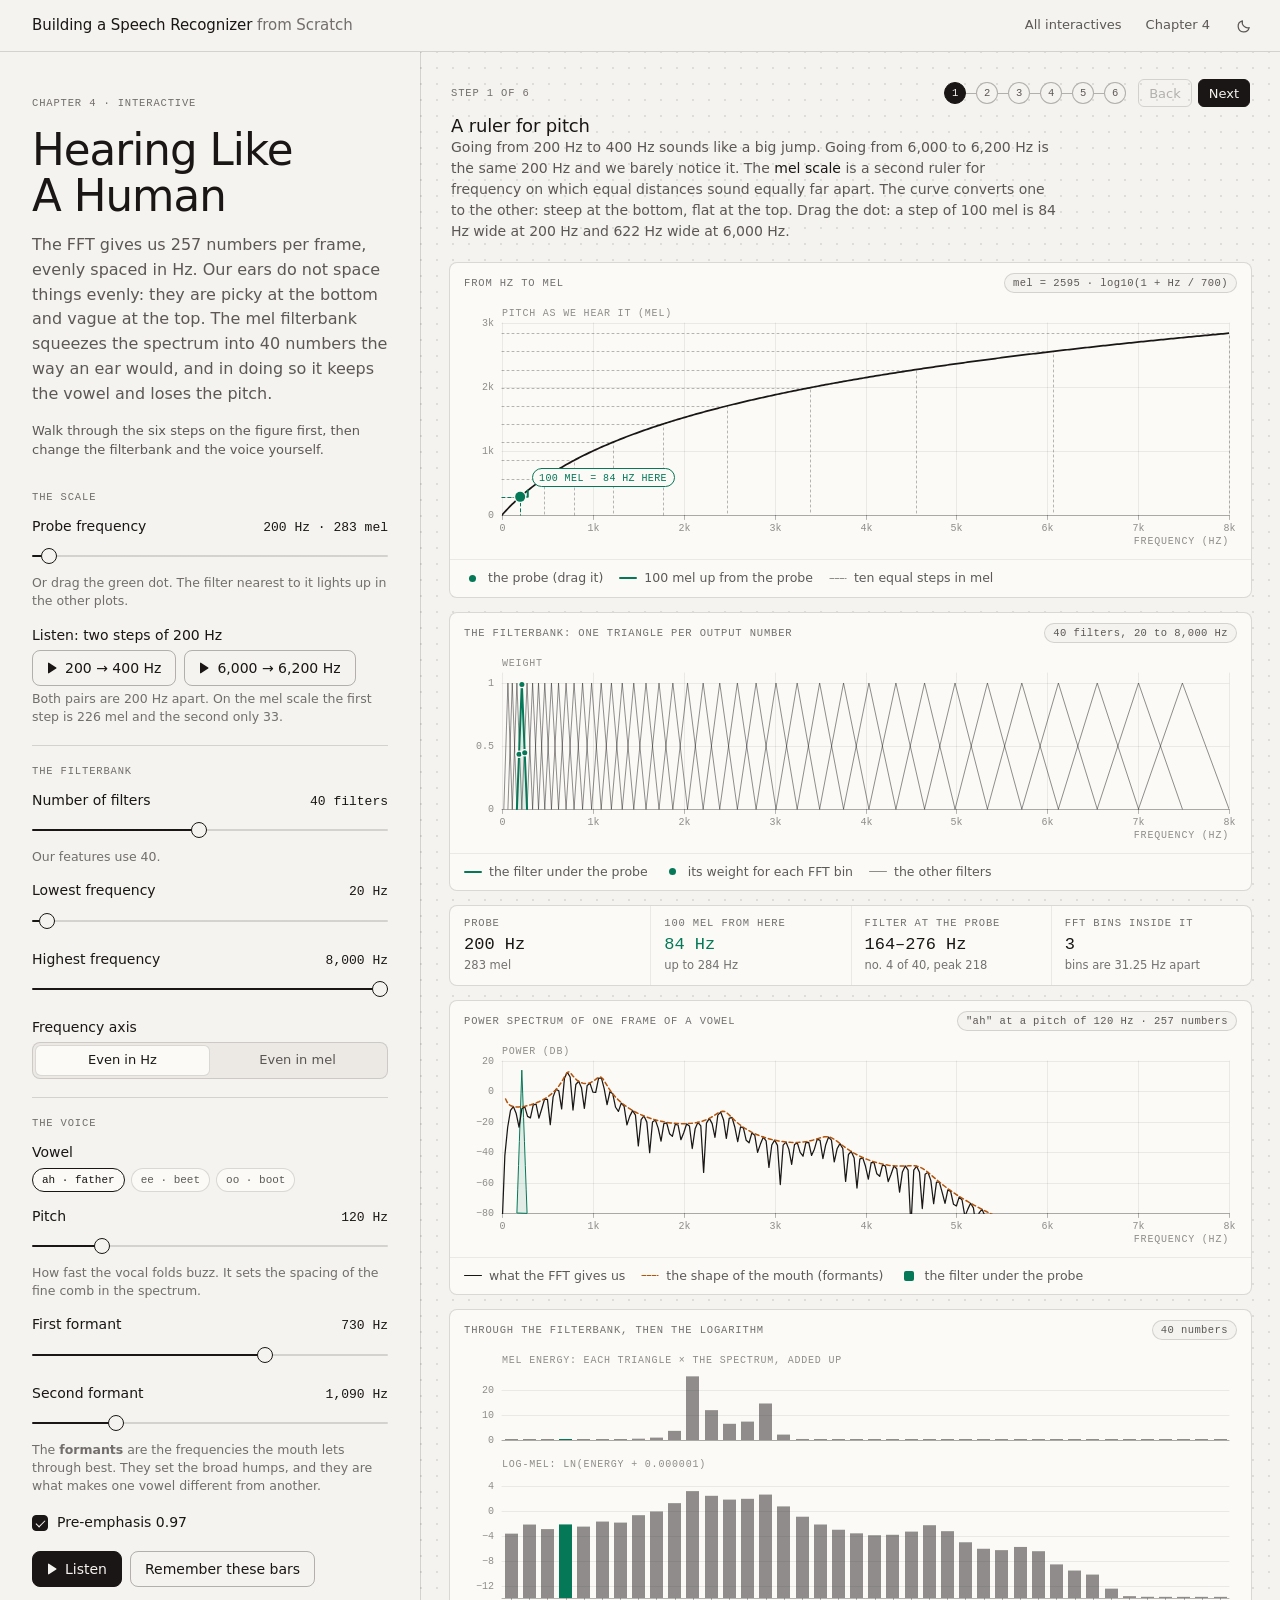
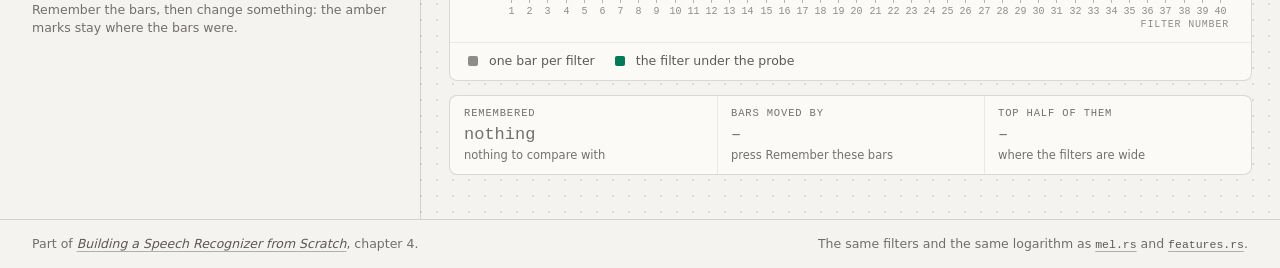
<file: interactive/mel.html>
<!doctype html>
<html lang="en">
<head>
<meta charset="utf-8">
<meta name="viewport" content="width=device-width, initial-scale=1">
<title>Hearing Like A Human · Building a Speech Recognizer from Scratch</title>
<meta name="description" content="The mel scale and the mel filterbank: how 257 FFT bins become the 40 numbers a recognizer looks at, and why pitch drops out of them.">
<link rel="stylesheet" href="shared.css">
<script src="shared.js"></script>
<style>
  /* Page-specific sizes only. Everything else comes from shared.css. */
  #curve { --h: 252px; touch-action: pan-y; cursor: ew-resize; }
  #bank { --h: 196px; touch-action: pan-y; cursor: pointer; }
  #spectrum { --h: 212px; }
  #bars { --h: 288px; }
  #steps { --sr-step-lines: 5; }
  @media (max-width: 799px) {
    #curve { --h: 228px; }
    #bank { --h: 176px; }
    #spectrum { --h: 196px; }
    #bars { --h: 268px; }
  }
</style>
</head>
<body>

<header class="sr-topbar">
  <a class="sr-brand" href="index.html">Building a Speech Recognizer <span>from Scratch</span></a>
  <nav class="sr-topnav" aria-label="Book">
    <a class="sr-hide-narrow" href="index.html">All interactives</a>
    <a href="../chapters/04-hearing-like-a-human.md">Chapter 4</a>
    <button class="sr-theme-toggle" type="button" data-sr-theme></button>
  </nav>
</header>

<main class="sr-shell">

  <section class="sr-intro">
    <span class="sr-overline">Chapter 4 · Interactive</span>
    <h1 class="sr-title">Hearing Like A Human</h1>
    <p class="sr-lede">The FFT gives us 257 numbers per frame, evenly spaced in Hz. Our ears do not space things evenly: they are picky at the bottom and vague at the top. The mel filterbank squeezes the spectrum into 40 numbers the way an ear would, and in doing so it keeps the vowel and loses the pitch.</p>
    <p class="sr-small">Walk through the six steps on the figure first, then change the filterbank and the voice yourself.</p>
  </section>

  <section class="sr-stage" aria-label="Figure">
    <div class="sr-stage-inner">

      <div id="steps"></div>

      <figure class="sr-figure">
        <div class="sr-figure-head">
          <span class="sr-overline">From Hz to mel</span>
          <span class="sr-pill" id="curve-pill">mel = 2595 · log10(1 + Hz / 700)</span>
        </div>
        <div class="sr-figure-body">
          <canvas class="sr-canvas" id="curve" role="img" aria-label="The mel scale"></canvas>
        </div>
        <div class="sr-figure-foot">
          <ul class="sr-legend">
            <li><span class="sr-swatch sr-swatch--dot" style="--c: var(--green)"></span>the probe (drag it)</li>
            <li><span class="sr-swatch" style="--c: var(--green)"></span>100 mel up from the probe</li>
            <li><span class="sr-swatch sr-swatch--dashed" style="--c: var(--ink-48)"></span>ten equal steps in mel</li>
          </ul>
        </div>
      </figure>

      <figure class="sr-figure">
        <div class="sr-figure-head">
          <span class="sr-overline">The filterbank: one triangle per output number</span>
          <span class="sr-pill" id="bank-pill">40 filters</span>
        </div>
        <div class="sr-figure-body">
          <canvas class="sr-canvas" id="bank" role="img" aria-label="Triangular mel filters"></canvas>
        </div>
        <div class="sr-figure-foot">
          <ul class="sr-legend">
            <li><span class="sr-swatch" style="--c: var(--green)"></span>the filter under the probe</li>
            <li><span class="sr-swatch sr-swatch--dot" style="--c: var(--green)"></span>its weight for each FFT bin</li>
            <li><span class="sr-swatch sr-swatch--thin" style="--c: var(--ink-48)"></span>the other filters</li>
          </ul>
        </div>
      </figure>

      <div class="sr-stats">
        <div class="sr-stat" id="stat-probe">
          <span class="sr-overline">Probe</span>
          <span class="sr-stat-value">1,000 Hz</span>
          <span class="sr-stat-sub">1,000 mel</span>
        </div>
        <div class="sr-stat" id="stat-step">
          <span class="sr-overline">100 mel from here</span>
          <span class="sr-stat-value">109 Hz</span>
          <span class="sr-stat-sub">up to 1,109 Hz</span>
        </div>
        <div class="sr-stat" id="stat-filter">
          <span class="sr-overline">Filter at the probe</span>
          <span class="sr-stat-value">912 to 1,071 Hz</span>
          <span class="sr-stat-sub">number 14 of 40</span>
        </div>
        <div class="sr-stat" id="stat-bins">
          <span class="sr-overline">FFT bins inside it</span>
          <span class="sr-stat-value">5</span>
          <span class="sr-stat-sub">bins are 31.25 Hz apart</span>
        </div>
      </div>

      <figure class="sr-figure">
        <div class="sr-figure-head">
          <span class="sr-overline">Power spectrum of one frame of a vowel</span>
          <span class="sr-pill" id="spectrum-pill">257 numbers</span>
        </div>
        <div class="sr-figure-body">
          <canvas class="sr-canvas" id="spectrum" role="img" aria-label="Power spectrum of a synthetic vowel"></canvas>
        </div>
        <div class="sr-figure-foot">
          <ul class="sr-legend">
            <li><span class="sr-swatch sr-swatch--thin" style="--c: var(--ink)"></span>what the FFT gives us</li>
            <li><span class="sr-swatch sr-swatch--dashed" style="--c: var(--amber)"></span>the shape of the mouth (formants)</li>
            <li><span class="sr-swatch sr-swatch--box" style="--c: var(--green)"></span>the filter under the probe</li>
          </ul>
        </div>
      </figure>

      <figure class="sr-figure">
        <div class="sr-figure-head">
          <span class="sr-overline">Through the filterbank, then the logarithm</span>
          <span class="sr-pill" id="bars-pill">40 numbers</span>
        </div>
        <div class="sr-figure-body">
          <canvas class="sr-canvas" id="bars" role="img" aria-label="Mel energies and log-mel energies"></canvas>
        </div>
        <div class="sr-figure-foot">
          <ul class="sr-legend">
            <li><span class="sr-swatch sr-swatch--box" style="--c: var(--ink-48)"></span>one bar per filter</li>
            <li><span class="sr-swatch sr-swatch--box" style="--c: var(--green)"></span>the filter under the probe</li>
            <li id="legend-ref"><span class="sr-swatch" style="--c: var(--amber)"></span><span id="legend-ref-text">remembered</span></li>
          </ul>
        </div>
      </figure>

      <div class="sr-stats">
        <div class="sr-stat" id="stat-ref">
          <span class="sr-overline">Remembered</span>
          <span class="sr-stat-value">ah</span>
          <span class="sr-stat-sub">pitch 120 Hz</span>
        </div>
        <div class="sr-stat" id="stat-mel-change">
          <span class="sr-overline">Bars moved by</span>
          <span class="sr-stat-value">0.00</span>
          <span class="sr-stat-sub">on average, in log units</span>
        </div>
        <div class="sr-stat" id="stat-top-change">
          <span class="sr-overline">Top half of them</span>
          <span class="sr-stat-value">0.00</span>
          <span class="sr-stat-sub">where the filters are wide</span>
        </div>
      </div>

    </div>
  </section>

  <section class="sr-controls" aria-label="Controls">

    <div class="sr-control-group">
      <span class="sr-overline">The scale</span>
      <div class="sr-field">
        <div class="sr-field-head">
          <label for="probe">Probe frequency</label>
          <output class="sr-readout" for="probe"></output>
        </div>
        <input class="sr-range" type="range" id="probe" min="0" max="8000" step="10" value="1000">
        <p class="sr-hint">Or drag the green dot. The filter nearest to it lights up in the other plots.</p>
      </div>
      <div class="sr-field">
        <span class="sr-label">Listen: two steps of 200 Hz</span>
        <div class="sr-btn-row">
          <button class="sr-btn" type="button" id="play-low">200 → 400 Hz</button>
          <button class="sr-btn" type="button" id="play-high">6,000 → 6,200 Hz</button>
        </div>
        <p class="sr-hint" id="listen-hint"></p>
      </div>
    </div>

    <div class="sr-control-group">
      <span class="sr-overline">The filterbank</span>
      <div class="sr-field">
        <div class="sr-field-head">
          <label for="n-mels">Number of filters</label>
          <output class="sr-readout" for="n-mels"></output>
        </div>
        <input class="sr-range" type="range" id="n-mels" min="5" max="80" step="1" value="40">
        <p class="sr-hint" id="n-mels-hint">Our features use 40.</p>
      </div>
      <div class="sr-field">
        <div class="sr-field-head">
          <label for="fmin">Lowest frequency</label>
          <output class="sr-readout" for="fmin"></output>
        </div>
        <input class="sr-range" type="range" id="fmin" min="0" max="1000" step="10" value="20">
      </div>
      <div class="sr-field">
        <div class="sr-field-head">
          <label for="fmax">Highest frequency</label>
          <output class="sr-readout" for="fmax"></output>
        </div>
        <input class="sr-range" type="range" id="fmax" min="2000" max="8000" step="100" value="8000">
      </div>
      <div class="sr-field">
        <span class="sr-label" id="axis-label">Frequency axis</span>
        <div class="sr-seg sr-seg--block" role="radiogroup" aria-labelledby="axis-label">
          <label><input type="radio" name="axis" value="hz" checked><span>Even in Hz</span></label>
          <label><input type="radio" name="axis" value="mel"><span>Even in mel</span></label>
        </div>
      </div>
    </div>

    <div class="sr-control-group">
      <span class="sr-overline">The voice</span>
      <div class="sr-field">
        <span class="sr-label">Vowel</span>
        <div class="sr-chip-row" id="vowels" role="group" aria-label="Vowels">
          <button class="sr-chip" type="button" data-vowel="ah">ah · father</button>
          <button class="sr-chip" type="button" data-vowel="ee">ee · beet</button>
          <button class="sr-chip" type="button" data-vowel="oo">oo · boot</button>
        </div>
      </div>
      <div class="sr-field">
        <div class="sr-field-head">
          <label for="pitch">Pitch</label>
          <output class="sr-readout" for="pitch"></output>
        </div>
        <input class="sr-range" type="range" id="pitch" min="80" max="300" step="1" value="120">
        <p class="sr-hint">How fast the vocal folds buzz. It sets the spacing of the fine comb in the spectrum.</p>
      </div>
      <div class="sr-field">
        <div class="sr-field-head">
          <label for="f1">First formant</label>
          <output class="sr-readout" for="f1"></output>
        </div>
        <input class="sr-range" type="range" id="f1" min="200" max="1000" step="10" value="730">
      </div>
      <div class="sr-field">
        <div class="sr-field-head">
          <label for="f2">Second formant</label>
          <output class="sr-readout" for="f2"></output>
        </div>
        <input class="sr-range" type="range" id="f2" min="600" max="2800" step="10" value="1090">
        <p class="sr-hint">The <b>formants</b> are the frequencies the mouth lets through best. They set the broad humps, and they are what makes one vowel different from another.</p>
      </div>
      <div class="sr-check-row">
        <label class="sr-check"><input type="checkbox" id="preemph" checked>Pre-emphasis 0.97</label>
      </div>
      <div class="sr-btn-row">
        <button class="sr-btn sr-btn--primary" type="button" id="play-vowel">Listen</button>
        <button class="sr-btn" type="button" id="remember">Remember these bars</button>
      </div>
      <p class="sr-hint">Remember the bars, then change something: the amber marks stay where the bars were.</p>
    </div>

  </section>
</main>

<footer class="sr-footer">
  <span>Part of <a href="../chapters/04-hearing-like-a-human.md"><em>Building a Speech Recognizer from Scratch</em></a>, chapter 4.</span>
  <span>The same filters and the same logarithm as <a href="../code/src/dsp/mel.rs"><code>mel.rs</code></a> and <a href="../code/src/dsp/features.rs"><code>features.rs</code></a>.</span>
</footer>

<script>
(function () {
  'use strict';
  var fmt = SR.fmt, dsp = SR.dsp;

  /* ---------------------------------------------------------------- state */

  // The book's front end, as in FeatureConfig::new(16000).
  var FS = 16000;          // samples per second
  var FRAME = 400;         // 25 ms
  var N_FFT = 512;         // the next power of two
  var BINS = N_FFT / 2 + 1;
  var NYQUIST = FS / 2;
  var LOG_FLOOR = 1e-6;    // features.rs adds this before the logarithm
  var PREEMPH = 0.97;
  var RMS = 0.15;          // how loud our made-up voice is, whatever its pitch
  var MEL_TOP = dsp.hzToMel(NYQUIST);

  var VOWELS = {
    ah: { F1: 730, F2: 1090, F3: 2440 },
    ee: { F1: 270, F2: 2290, F3: 3010 },
    oo: { F1: 300, F2: 870, F3: 2240 }
  };

  var state = {
    probe: 1000,           // Hz
    nMels: 40,
    fmin: 20,
    fmax: 8000,
    axis: 'hz',            // 'hz' | 'mel': how the frequency axes are spaced
    f0: 120,               // pitch, Hz
    F1: 730, F2: 1090, F3: 2440,
    preemph: true,
    ref: null              // { logMel, label, sub }: the bars we were asked to remember
  };

  /* ---------------------------------------------------------------- maths */

  // How much a resonance at F (bandwidth B) lifts a frequency f.
  function resonance(f, F, B) {
    var r = f / F, d = 1 - r * r, e = f * B / (F * F);
    return 1 / Math.sqrt(d * d + e * e);
  }
  // The vocal tract of our made-up speaker: three formants that depend on
  // the vowel and two higher ones that do not, on a source that gets weaker
  // as the frequency goes up.
  function envelope(f, v) {
    return resonance(f, v.F1, 90) * resonance(f, v.F2, 110) * resonance(f, v.F3, 170) *
      resonance(f, 3600, 250) * resonance(f, 4600, 300) / f;
  }
  // What pre-emphasis y[t] = x[t] - 0.97 x[t-1] does to a frequency f.
  function preGain(f) {
    var w = 2 * Math.PI * f / FS;
    return Math.sqrt(1 - 2 * PREEMPH * Math.cos(w) + PREEMPH * PREEMPH);
  }

  // `count` samples of a steady vowel, starting one sample early so that
  // pre-emphasis has a previous sample to subtract. Returns the samples and
  // the gain that brings them to our fixed loudness.
  function vowelSamples(v, count) {
    var x = new Float64Array(count + 1), power = 0, w = 2 * Math.PI / FS;
    var amps = [];
    for (var h = 1; h * v.f0 < 7600; h++) amps.push(envelope(h * v.f0, v));
    for (var n = 0; n <= count; n++) {
      var s = 0;
      for (h = 0; h < amps.length; h++) s += amps[h] * Math.sin(w * (h + 1) * v.f0 * (n - 1));
      x[n] = s;
      if (n <= FRAME) power += s * s;
    }
    return { x: x, gain: RMS / Math.sqrt(power / (FRAME + 1)) };
  }

  // One frame through the front end of features.rs:
  // pre-emphasis, Hann window, FFT, |X|^2.
  var HANN = dsp.hann(FRAME);
  var HANN_SUM = 0;
  for (var i = 0; i < FRAME; i++) HANN_SUM += HANN[i];

  function powerOf(v) {
    var s = vowelSamples(v, FRAME), frame = new Float64Array(FRAME);
    var c = v.preemph ? PREEMPH : 0;
    for (var n = 0; n < FRAME; n++) frame[n] = s.gain * (s.x[n + 1] - c * s.x[n]) * HANN[n];
    return { power: dsp.powerSpectrum(frame, N_FFT), gain: s.gain };
  }

  function filterbank() {
    return dsp.melFilterbank({ nMels: state.nMels, nFft: N_FFT, sampleRate: FS, fmin: state.fmin, fmax: state.fmax });
  }
  function logMelOf(v, fb) {
    var e = dsp.applyFilterbank(fb, powerOf(v).power), out = new Float64Array(e.length);
    for (var m = 0; m < e.length; m++) out[m] = Math.log(e[m] + LOG_FLOOR);
    return out;
  }
  function voice() { return { f0: state.f0, F1: state.F1, F2: state.F2, F3: state.F3, preemph: state.preemph }; }
  function vowelName(v) {
    for (var name in VOWELS) {
      var p = VOWELS[name];
      if (p.F1 === v.F1 && p.F2 === v.F2 && p.F3 === v.F3) return name;
    }
    return null;
  }
  function describe(v) {
    var name = vowelName(v);
    return { label: name ? '"' + name + '"' : 'formants ' + fmt.int(v.F1) + ' and ' + fmt.int(v.F2), sub: 'at a pitch of ' + fmt.hz(v.f0) };
  }
  function remember(v) {
    var d = describe(v);
    state.ref = { voice: v, label: d.label, sub: d.sub };
  }

  var data = null;
  function compute() {
    var fb = filterbank(), v = voice();
    var p = powerOf(v);
    var energy = dsp.applyFilterbank(fb, p.power);
    var logMel = new Float64Array(energy.length), m, k;
    for (m = 0; m < energy.length; m++) logMel[m] = Math.log(energy[m] + LOG_FLOOR);

    // The filter whose peak is nearest to the probe, measured in mel.
    var pm = dsp.hzToMel(state.probe), sel = 0, best = Infinity;
    for (m = 0; m < state.nMels; m++) {
      var dist = Math.abs(dsp.hzToMel(fb.centersHz[m + 1]) - pm);
      if (dist < best) { best = dist; sel = m; }
    }
    var inside = 0, empty = 0;
    for (m = 0; m < state.nMels; m++) {
      var any = 0;
      for (k = 0; k < BINS; k++) if (fb.filters[m][k] > 0) any++;
      if (!any) empty++;
      if (m === sel) inside = any;
    }

    // The remembered bars, through the filterbank as it is now.
    var ref = null, change = null, topChange = null;
    if (state.ref) {
      ref = logMelOf(state.ref.voice, fb);
      var sum = 0, top = 0, half = Math.floor(state.nMels / 2);
      for (m = 0; m < state.nMels; m++) {
        var d = Math.abs(logMel[m] - ref[m]);
        sum += d;
        if (m >= half) top += d;
      }
      change = sum / state.nMels;
      topChange = top / (state.nMels - half);
    }

    data = {
      fb: fb, power: p.power, gain: p.gain, energy: energy, logMel: logMel,
      sel: sel, inside: inside, empty: empty, ref: ref, change: change, topChange: topChange,
      probeMel: pm, stepHz: dsp.melToHz(pm + 100) - state.probe
    };
  }

  /* -------------------------------------------------------------- drawing */

  var M = { l: 44, r: 14, t: 24, b: 36 };

  // The shared frequency axis: even in Hz, or even in mel.
  function freqScale(box) {
    if (state.axis === 'hz') return SR.scale.linear([0, NYQUIST], [box.x, box.x + box.w]);
    var lin = SR.scale.linear([0, MEL_TOP], [box.x, box.x + box.w]);
    var s = function (hz) { return lin(dsp.hzToMel(hz)); };
    s.invert = function (px) { return dsp.melToHz(lin.invert(px)); };
    return s;
  }
  function freqTicks(w) {
    if (state.axis === 'hz') return SR.ticks(0, NYQUIST, w < 440 ? 4 : 8);
    return w < 440 ? [0, 500, 1000, 2000, 4000, 8000] : [0, 250, 500, 1000, 1500, 2000, 3000, 4000, 6000, 8000];
  }
  function freqLabel(w) { return state.axis === 'hz' ? 'frequency (Hz)' : w < 440 ? 'frequency (Hz, even in mel)' : 'frequency (Hz, spaced evenly in mel)'; }
  function clipTo(ctx, box, pad) {
    ctx.beginPath();
    ctx.rect(box.x, box.y - (pad || 0), box.w, box.h + 2 * (pad || 0));
    ctx.clip();
  }

  var curve = SR.canvas('#curve', function (ctx, w, h, t) {
    if (!data) return;
    var box = SR.plotBox(w, h, M);
    var x = SR.scale.linear([0, NYQUIST], [box.x, box.x + box.w]);
    var y = SR.scale.linear([0, 3000], [box.y + box.h, box.y]);
    SR.axes(ctx, {
      box: box, x: x, y: y,
      xTicks: SR.ticks(0, NYQUIST, w < 440 ? 4 : 8), xFormat: fmt.hzShort,
      yTicks: [0, 1000, 2000, 3000], yFormat: fmt.hzShort,
      xLabel: 'frequency (Hz)', yLabel: 'pitch as we hear it (mel)'
    });

    // Ten equal steps up the mel axis, and where each lands in Hz.
    ctx.strokeStyle = t.ink30;
    ctx.lineWidth = 1;
    ctx.setLineDash([2, 3]);
    ctx.beginPath();
    for (var s = 1; s <= 10; s++) {
      var mel = MEL_TOP * s / 10, hz = dsp.melToHz(mel);
      ctx.moveTo(box.x, SR.crisp(y(mel))); ctx.lineTo(SR.crisp(x(hz)), SR.crisp(y(mel)));
      ctx.lineTo(SR.crisp(x(hz)), box.y + box.h);
    }
    ctx.stroke();
    ctx.setLineDash([]);

    ctx.save();
    clipTo(ctx, box, 2);
    var pts = Math.max(60, Math.round(box.w / 2));
    SR.line(ctx, pts + 1, function (j) { var f = NYQUIST * j / pts; return [x(f), y(dsp.hzToMel(f))]; }, { color: t.ink, width: 1.75 });
    ctx.restore();

    // The probe, and the stair that climbs 100 mel from it.
    var px = x(state.probe), py = y(data.probeMel);
    var up = Math.min(NYQUIST, state.probe + data.stepHz);
    ctx.strokeStyle = t.green;
    ctx.lineWidth = 2;
    ctx.beginPath();
    ctx.moveTo(px, py); ctx.lineTo(x(up), py); ctx.lineTo(x(up), y(dsp.hzToMel(up)));
    ctx.stroke();
    ctx.lineWidth = 1;
    ctx.setLineDash([3, 3]);
    ctx.beginPath();
    ctx.moveTo(SR.crisp(px), py); ctx.lineTo(SR.crisp(px), box.y + box.h);
    ctx.moveTo(box.x, SR.crisp(py)); ctx.lineTo(px, SR.crisp(py));
    ctx.stroke();
    ctx.setLineDash([]);
    SR.dot(ctx, px, py, 5, t.green);
    var below = py < box.y + 44;
    SR.pill(ctx, '100 MEL = ' + fmt.int(data.stepHz) + ' HZ HERE', px + 12, py + (below ? 20 : -20),
      { align: 'left', color: t.green, min: box.x + 4, max: box.x + box.w - 2 });
  });

  var bank = SR.canvas('#bank', function (ctx, w, h, t) {
    if (!data) return;
    var box = SR.plotBox(w, h, M);
    var x = freqScale(box);
    var y = SR.scale.linear([0, 1.08], [box.y + box.h, box.y]);
    SR.axes(ctx, {
      box: box, x: x, y: y, xTicks: freqTicks(w), xFormat: fmt.hzShort,
      yTicks: [0, 0.5, 1], xLabel: freqLabel(w), yLabel: 'weight'
    });
    var pts = data.fb.centersHz, PER = 6;
    // A triangle is straight in Hz, so on the mel axis its sides bend a little.
    function trace(m) {
      ctx.beginPath();
      for (var s = 0; s <= 2 * PER; s++) {
        var u = s <= PER ? s / PER : (s - PER) / PER;
        var hz = s <= PER ? SR.lerp(pts[m], pts[m + 1], u) : SR.lerp(pts[m + 1], pts[m + 2], u);
        var wgt = s <= PER ? u : 1 - u;
        if (s === 0) ctx.moveTo(x(hz), y(wgt)); else ctx.lineTo(x(hz), y(wgt));
      }
    }
    ctx.save();
    clipTo(ctx, box, 2);
    ctx.strokeStyle = state.nMels > 50 ? t.ink30 : t.ink48;
    ctx.lineWidth = 1;
    for (var m = 0; m < state.nMels; m++) { if (m !== data.sel) { trace(m); ctx.stroke(); } }
    trace(data.sel);
    ctx.fillStyle = t.greenWash;
    ctx.fill();
    ctx.strokeStyle = t.green;
    ctx.lineWidth = 2;
    ctx.stroke();
    // What the triangle is worth at the exact frequency of each FFT bin.
    var row = data.fb.filters[data.sel];
    for (var k = 0; k < BINS; k++) {
      if (row[k] > 0) SR.dot(ctx, x(k * FS / N_FFT), y(row[k]), 2.5, t.green);
    }
    ctx.restore();
  });

  var spectrum = SR.canvas('#spectrum', function (ctx, w, h, t) {
    if (!data) return;
    var box = SR.plotBox(w, h, M);
    var x = freqScale(box);
    var db = function (p) { return 10 * Math.log10(p + 1e-12); };
    var peak = -Infinity, k;
    for (k = 0; k < BINS; k++) peak = Math.max(peak, db(data.power[k]));
    var top = Math.ceil((peak + 4) / 10) * 10;
    var y = SR.scale.linear([top - 100, top], [box.y + box.h, box.y]);
    SR.axes(ctx, {
      box: box, x: x, y: y, xTicks: freqTicks(w), xFormat: fmt.hzShort,
      yTicks: SR.ticks(top - 100, top, 5), yFormat: function (v) { return fmt.int(v); },
      xLabel: freqLabel(w), yLabel: 'power (dB)'
    });

    ctx.save();
    clipTo(ctx, box, 1);
    // The filter under the probe, as a shaded triangle standing on the axis.
    var pts = data.fb.centersHz, m = data.sel;
    ctx.beginPath();
    ctx.moveTo(x(pts[m]), box.y + box.h);
    for (var s = 0; s <= 12; s++) {
      var u = s <= 6 ? s / 6 : (s - 6) / 6;
      var hz = s <= 6 ? SR.lerp(pts[m], pts[m + 1], u) : SR.lerp(pts[m + 1], pts[m + 2], u);
      ctx.lineTo(x(hz), box.y + box.h - (s <= 6 ? u : 1 - u) * box.h * 0.94);
    }
    ctx.closePath();
    ctx.fillStyle = t.greenWash;
    ctx.fill();
    ctx.strokeStyle = t.green;
    ctx.lineWidth = 1;
    ctx.stroke();

    SR.line(ctx, BINS, function (j) { return [x(j * FS / N_FFT), y(Math.max(top - 110, db(data.power[j])))]; }, { color: t.ink, width: 1.25 });
    // The smooth shape the harmonics hang from: a harmonic of height a shows
    // up in its bin as (a * sum of the window / 2)^2.
    var v = voice(), n = Math.max(80, Math.round(box.w / 2));
    SR.line(ctx, n, function (j) {
      var f = x.invert(box.x + box.w * (j + 0.5) / n);
      f = SR.clamp(f, 40, 7600);
      var a = data.gain * envelope(f, v) * (state.preemph ? preGain(f) : 1) * HANN_SUM / 2;
      return [x(f), y(db(a * a))];
    }, { color: t.amber, width: 1.5, dash: [4, 3] });
    ctx.restore();
  });

  var bars = SR.canvas('#bars', function (ctx, w, h, t) {
    if (!data) return;
    var n = state.nMels;
    var L = 44, R = 14, T = 24, B = 36, GAP = 34;
    var hTop = Math.round((h - T - B - GAP) * 0.36), hBot = h - T - B - GAP - hTop;
    var a = { x: L, y: T, w: w - L - R, h: hTop };
    var b = { x: L, y: T + hTop + GAP, w: w - L - R, h: hBot };
    var slot = a.w / n, bw = Math.max(1.5, Math.min(slot * 0.7, 18));
    var x = function (m) { return a.x + (m - 0.5) * slot; };       // m counts from 1
    var every = slot >= 16 ? 1 : slot >= 8 ? 5 : 10;
    var xt = [1];
    for (var m = every === 1 ? 2 : every; m <= n; m += every) xt.push(m);

    // Row one: the energies themselves. A few of them dwarf the rest.
    var eTop = 0;
    for (m = 0; m < n; m++) eTop = Math.max(eTop, data.energy[m]);
    eTop = eTop * 1.1 || 1;
    var ya = SR.scale.linear([0, eTop], [a.y + a.h, a.y]);
    SR.axes(ctx, { box: a, x: x, y: ya, yTicks: SR.ticks(0, eTop, 2), yFormat: function (v) { return fmt.sig(v, 2); },
      yLabel: w < 520 ? 'mel energy' : 'mel energy: each triangle × the spectrum, added up', grid: true });
    for (m = 0; m < n; m++) {
      var hh = Math.max(1, a.y + a.h - ya(data.energy[m]));
      ctx.fillStyle = m === data.sel ? t.green : t.ink48;
      ctx.fillRect(Math.round(x(m + 1) - bw / 2), a.y + a.h - hh, Math.max(1, Math.round(bw)), hh);
    }

    // Row two: ln(energy + 1e-6), the number our features keep.
    var LO = -14, HI = 6;
    var yb = SR.scale.linear([LO, HI], [b.y + b.h, b.y]);
    SR.axes(ctx, { box: b, x: x, y: yb, xTicks: xt, yTicks: [-12, -8, -4, 0, 4],
      yFormat: function (v) { return fmt.int(v); }, grid: false,
      yLabel: w < 520 ? 'log-mel energy' : 'log-mel: ln(energy + 0.000001)', xLabel: 'filter number' });
    ctx.strokeStyle = t.ink7;
    ctx.lineWidth = 1;
    [-12, -8, -4, 0, 4].forEach(function (v) {
      ctx.beginPath(); ctx.moveTo(b.x, SR.crisp(yb(v))); ctx.lineTo(b.x + b.w, SR.crisp(yb(v))); ctx.stroke();
    });
    for (m = 0; m < n; m++) {
      var topY = yb(SR.clamp(data.logMel[m], LO, HI));
      ctx.fillStyle = m === data.sel ? t.green : t.ink48;
      ctx.fillRect(Math.round(x(m + 1) - bw / 2), topY, Math.max(1, Math.round(bw)), Math.max(1, b.y + b.h - topY));
    }
    if (data.ref) {
      ctx.strokeStyle = t.amber;
      ctx.lineWidth = 2;
      ctx.lineCap = 'butt';
      ctx.beginPath();
      var half = Math.max(2, slot * 0.46);
      for (m = 0; m < n; m++) {
        var ry = Math.round(yb(SR.clamp(data.ref[m], LO, HI)));
        ctx.moveTo(x(m + 1) - half, ry); ctx.lineTo(x(m + 1) + half, ry);
      }
      ctx.stroke();
      ctx.lineCap = 'round';
    }
  });

  /* ------------------------------------------------------------- readouts */

  function $(id) { return document.getElementById(id); }
  function setStat(id, value, sub, tone) {
    var el = $(id);
    el.querySelector('.sr-stat-value').textContent = value;
    el.querySelector('.sr-stat-sub').textContent = sub;
    if (tone) el.setAttribute('data-tone', tone); else el.removeAttribute('data-tone');
  }

  function updateReadouts() {
    var pts = data.fb.centersHz, m = data.sel, n = state.nMels;
    setStat('stat-probe', fmt.hz(state.probe), fmt.int(data.probeMel) + ' mel');
    setStat('stat-step', fmt.int(data.stepHz) + ' Hz', 'up to ' + fmt.hz(state.probe + data.stepHz), 'green');
    setStat('stat-filter', fmt.int(pts[m]) + '–' + fmt.hz(pts[m + 2]), 'no. ' + (m + 1) + ' of ' + n + ', peak ' + fmt.int(pts[m + 1]));
    setStat('stat-bins', String(data.inside),
      data.empty ? data.empty + (data.empty === 1 ? ' filter catches' : ' filters catch') + ' no bin at all' : 'bins are 31.25 Hz apart',
      data.empty ? 'amber' : null);

    var here = describe(voice());
    if (state.ref) {
      var same = data.change < 0.005;
      setStat('stat-ref', state.ref.label, state.ref.sub);
      setStat('stat-mel-change', fmt.fixed(data.change, 2), same ? 'nothing has changed yet' : 'on average, in log units',
        same ? 'muted' : data.change < 0.5 ? 'green' : 'amber');
      setStat('stat-top-change', fmt.fixed(data.topChange, 2), 'filters ' + (Math.floor(n / 2) + 1) + ' to ' + n, same ? 'muted' : null);
    } else {
      setStat('stat-ref', 'nothing', 'nothing to compare with', 'muted');
      setStat('stat-mel-change', '–', 'press Remember these bars', 'muted');
      setStat('stat-top-change', '–', 'where the filters are wide', 'muted');
    }
    $('legend-ref').hidden = !state.ref;
    if (state.ref) $('legend-ref-text').textContent = 'remembered: ' + state.ref.label + ' ' + state.ref.sub;

    $('bank-pill').textContent = n + ' filters, ' + fmt.int(state.fmin) + ' to ' + fmt.hz(state.fmax);
    $('spectrum-pill').textContent = here.label + ' ' + here.sub + ' · 257 numbers';
    $('bars-pill').textContent = n + ' numbers';
    $('n-mels-hint').textContent = data.empty ? 'Too many: ' + data.empty + ' of the narrow filters at the bottom fall between two FFT bins and catch nothing.'
      : n === 40 ? 'Our features use 40.' : 'Our features use 40. Fewer filters means wider triangles and a smoother, blurrier picture.';

    var dl = dsp.hzToMel(400) - dsp.hzToMel(200), dh = dsp.hzToMel(6200) - dsp.hzToMel(6000);
    $('listen-hint').textContent = 'Both pairs are 200 Hz apart. On the mel scale the first step is ' + fmt.int(dl) + ' mel and the second only ' + fmt.int(dh) + '.';

    var name = vowelName(voice());
    Array.prototype.forEach.call(document.querySelectorAll('#vowels .sr-chip'), function (chip) {
      chip.setAttribute('aria-pressed', String(chip.getAttribute('data-vowel') === name));
    });

    $('curve').setAttribute('aria-label', 'The mel scale: steep at low frequencies, flat at high ones. ' + fmt.hz(state.probe) + ' is ' +
      fmt.int(data.probeMel) + ' mel, and 100 mel more is a step of ' + fmt.int(data.stepHz) + ' Hz.');
    $('bank').setAttribute('aria-label', n + ' triangular filters from ' + fmt.hz(state.fmin) + ' to ' + fmt.hz(state.fmax) + ', drawn on an axis that is even in ' +
      (state.axis === 'hz' ? 'Hz: narrow at the bottom, wide at the top' : 'mel: all the same width') + '. Filter ' + (m + 1) + ' covers ' +
      fmt.int(pts[m]) + ' to ' + fmt.hz(pts[m + 2]) + ' and holds ' + data.inside + ' FFT bins.');
    $('spectrum').setAttribute('aria-label', 'Power spectrum of ' + here.label + ' ' + here.sub + ': a fine comb of harmonics ' + fmt.hz(state.f0) +
      ' apart under broad humps at ' + fmt.hz(state.F1) + ', ' + fmt.hz(state.F2) + ' and ' + fmt.hz(state.F3) + '.');
    $('bars').setAttribute('aria-label', n + ' mel energies and their logarithms.' + (state.ref ? ' Compared with ' + state.ref.label + ' ' + state.ref.sub +
      ' they differ by ' + fmt.fixed(data.change, 2) + ' on average.' : ''));
  }

  function update() {
    compute();
    updateReadouts();
    curve.redraw();
    bank.redraw();
    spectrum.redraw();
    bars.redraw();
  }

  /* ------------------------------------------------------------- controls */

  var cancelTween = function () {};
  function touched() { cancelTween(); cancelTween = function () {}; }

  var probe = SR.bindSlider('#probe', {
    format: function (v) { return fmt.hz(v) + ' · ' + fmt.int(dsp.hzToMel(v)) + ' mel'; },
    onInput: function (v) { touched(); state.probe = v; update(); }
  });
  var nMels = SR.bindSlider('#n-mels', {
    format: function (v) { return v + ' filters'; },
    onInput: function (v) { touched(); state.nMels = v; update(); }
  });
  var fmin = SR.bindSlider('#fmin', { format: fmt.hz, onInput: function (v) { touched(); state.fmin = v; update(); } });
  var fmax = SR.bindSlider('#fmax', { format: fmt.hz, onInput: function (v) { touched(); state.fmax = v; update(); } });
  var axis = SR.bindRadios('axis', function (v) { touched(); state.axis = v; update(); });
  var pitch = SR.bindSlider('#pitch', { format: fmt.hz, onInput: function (v) { touched(); state.f0 = v; update(); } });
  var f1 = SR.bindSlider('#f1', { format: fmt.hz, onInput: function (v) { touched(); state.F1 = v; update(); } });
  var f2 = SR.bindSlider('#f2', { format: fmt.hz, onInput: function (v) { touched(); state.F2 = v; update(); } });
  var preemph = SR.bindCheck('#preemph', function (on) { touched(); state.preemph = on; update(); });

  Array.prototype.forEach.call(document.querySelectorAll('#vowels .sr-chip'), function (chip) {
    chip.addEventListener('click', function () {
      touched();
      var v = VOWELS[chip.getAttribute('data-vowel')];
      state.F1 = v.F1; state.F2 = v.F2; state.F3 = v.F3;
      syncControls();
      update();
    });
  });
  $('remember').addEventListener('click', function () { touched(); remember(voice()); update(); });

  function syncControls() {
    probe.set(state.probe);
    nMels.set(state.nMels);
    fmin.set(state.fmin);
    fmax.set(state.fmax);
    axis.set(state.axis);
    pitch.set(state.f0);
    f1.set(state.F1);
    f2.set(state.F2);
    preemph.set(state.preemph);
  }

  // Dragging on the curve or on the filterbank moves the probe.
  function dragProbe(plot, toHz) {
    var canvas = plot.canvas, dragging = false;
    function moveTo(evt) {
      var size = canvas.getBoundingClientRect();   // measured now, in case no frame has been drawn since a resize
      var box = SR.plotBox(size.width, size.height, M);
      var hz = SR.clamp(Math.round(toHz(box, plot.point(evt).x) / 10) * 10, 0, NYQUIST);
      if (hz === state.probe) return;
      touched();
      state.probe = hz;
      probe.set(hz);
      update();
    }
    canvas.addEventListener('pointerdown', function (evt) {
      dragging = true;
      if (canvas.setPointerCapture) canvas.setPointerCapture(evt.pointerId);
      moveTo(evt);
    });
    canvas.addEventListener('pointermove', function (evt) { if (dragging) moveTo(evt); });
    ['pointerup', 'pointercancel'].forEach(function (name) {
      canvas.addEventListener(name, function () { dragging = false; });
    });
  }
  dragProbe(curve, function (box, px) { return (px - box.x) / box.w * NYQUIST; });
  dragProbe(bank, function (box, px) { return freqScale(box).invert(px); });

  /* ---------------------------------------------------------------- sound */

  // Two tones one after the other, each fading in and out so nothing clicks.
  function pair(fa, fb) {
    var toneN = Math.round(FS * 0.45), gapN = Math.round(FS * 0.12), fade = Math.round(FS * 0.015);
    var out = new Float32Array(2 * toneN + gapN);
    [fa, fb].forEach(function (f, which) {
      var at = which * (toneN + gapN);
      for (var n = 0; n < toneN; n++) {
        var g = Math.min(1, n / fade, (toneN - 1 - n) / fade);
        out[at + n] = g * Math.sin(2 * Math.PI * f * n / FS);
      }
    });
    return { samples: out, sampleRate: FS };
  }
  SR.audio.button('#play-low', function () { return pair(200, 400); }, { gain: 0.2 });
  SR.audio.button('#play-high', function () { return pair(6000, 6200); }, { gain: 0.12 });
  SR.audio.button('#play-vowel', function () {
    var count = Math.round(FS * 0.7), s = vowelSamples(voice(), count), out = new Float32Array(count);
    for (var n = 0; n < count; n++) out[n] = s.gain * s.x[n + 1];
    return { samples: out, sampleRate: FS };
  }, { gain: 0.9 });

  /* ------------------------------------------------------- the walkthrough */

  // Glide pitch and formants to a step's values, so the reader sees the comb
  // or the humps slide while the bars do (or do not) follow.
  function show(target, animate) {
    touched();
    var from = { probe: state.probe, f0: state.f0, F1: state.F1, F2: state.F2, F3: state.F3 };
    var to = VOWELS[target.vowel];
    ['nMels', 'fmin', 'fmax', 'axis', 'preemph'].forEach(function (k) { state[k] = target[k]; });
    if (target.remember) remember({ f0: target.remember.f0, F1: VOWELS[target.remember.vowel].F1, F2: VOWELS[target.remember.vowel].F2,
      F3: VOWELS[target.remember.vowel].F3, preemph: target.preemph });
    else state.ref = null;
    cancelTween = SR.tween(animate ? 700 : 0, function (u) {
      var mix = function (a, b) { return u === 1 ? b : Math.round(SR.lerp(a, b, u)); };
      state.probe = u === 1 ? target.probe : Math.round(SR.lerp(from.probe, target.probe, u) / 10) * 10;
      state.f0 = mix(from.f0, target.f0);
      state.F1 = mix(from.F1, to.F1);
      state.F2 = mix(from.F2, to.F2);
      state.F3 = mix(from.F3, to.F3);
      syncControls();
      update();
    });
  }

  var BOOK = { nMels: 40, fmin: 20, fmax: 8000, preemph: true };
  function step(o) { var out = {}; [BOOK, o].forEach(function (s) { for (var k in s) out[k] = s[k]; }); return out; }

  SR.stepper('#steps', {
    label: 'The mel filterbank, step by step',
    steps: [
      {
        title: 'A ruler for pitch',
        body: 'Going from 200 Hz to 400 Hz sounds like a big jump. Going from 6,000 to 6,200 Hz is the same 200 Hz and we barely notice it. The <b>mel scale</b> is a second ruler for frequency on which equal distances sound equally far apart. The curve converts one to the other: steep at the bottom, flat at the top. Drag the dot: a step of 100 mel is 84 Hz wide at 200 Hz and 622 Hz wide at 6,000 Hz.',
        enter: function (animate) { show(step({ probe: 200, axis: 'hz', vowel: 'ah', f0: 120 }), animate); }
      },
      {
        title: 'Forty triangles',
        body: 'We do not need 257 numbers per frame. We lay 40 overlapping triangles over the spectrum, their corners evenly spaced in mel, and each triangle will turn into one number. On the Hz axis they come out narrow and crowded at the bottom, where the ear is picky, and wide at the top, where it is not. The dots are the FFT bins that the highlighted triangle weighs.',
        enter: function (animate) { show(step({ probe: 1000, axis: 'hz', vowel: 'ah', f0: 120 }), animate); }
      },
      {
        title: 'On a mel axis they are all the same',
        body: 'Here are the same triangles with the frequency axis stretched so that it is even in mel instead of Hz. Now every triangle has the same width and each one peaks where its neighbors end. That is all a <b>mel filterbank</b> is: evenly spaced filters, on the ear\'s ruler instead of the FFT\'s.',
        enter: function (animate) { show(step({ probe: 1000, axis: 'mel', vowel: 'ah', f0: 120 }), animate); }
      },
      {
        title: 'From 257 numbers to 40',
        body: 'The third plot is one frame of a made-up vowel, "ah". Each filter multiplies the spectrum by its triangle and adds up the result: its <b>mel energy</b>. A few of those dwarf all the others, so we take the <b>logarithm</b>, which is also roughly how loudness feels to us. The 40 bars at the bottom are one row of the log-mel spectrogram, the picture every later chapter looks at.',
        enter: function (animate) { show(step({ probe: 730, axis: 'hz', vowel: 'ah', f0: 120 }), animate); }
      },
      {
        title: 'Change the pitch: the bars hold still',
        body: 'The same "ah", now sung higher: 150 Hz instead of 120. In the spectrum the fine comb of <b>harmonics</b> spreads out, yet the bars have barely moved from the amber marks, which remember the lower voice. A triangle that is wider than the gap between harmonics cannot tell where exactly they sit. Only the narrow filters at the bottom still see single harmonics and wobble.',
        enter: function (animate) { show(step({ probe: 2500, axis: 'hz', vowel: 'ah', f0: 150, remember: { vowel: 'ah', f0: 120 } }), animate); }
      },
      {
        title: 'Change the vowel: the bars jump',
        body: 'Back to 120 Hz, but the mouth now says "ee". The comb is where it was; the humps under it, the <b>formants</b>, have moved, and the bars move with them by ten times as much as before. This is the point of the chapter: the features keep what was said and mostly throw away the voice it was said in.',
        enter: function (animate) { show(step({ probe: 2290, axis: 'hz', vowel: 'ee', f0: 120, remember: { vowel: 'ah', f0: 120 } }), animate); }
      }
    ]
  });
})();
</script>
</body>
</html>
</file>
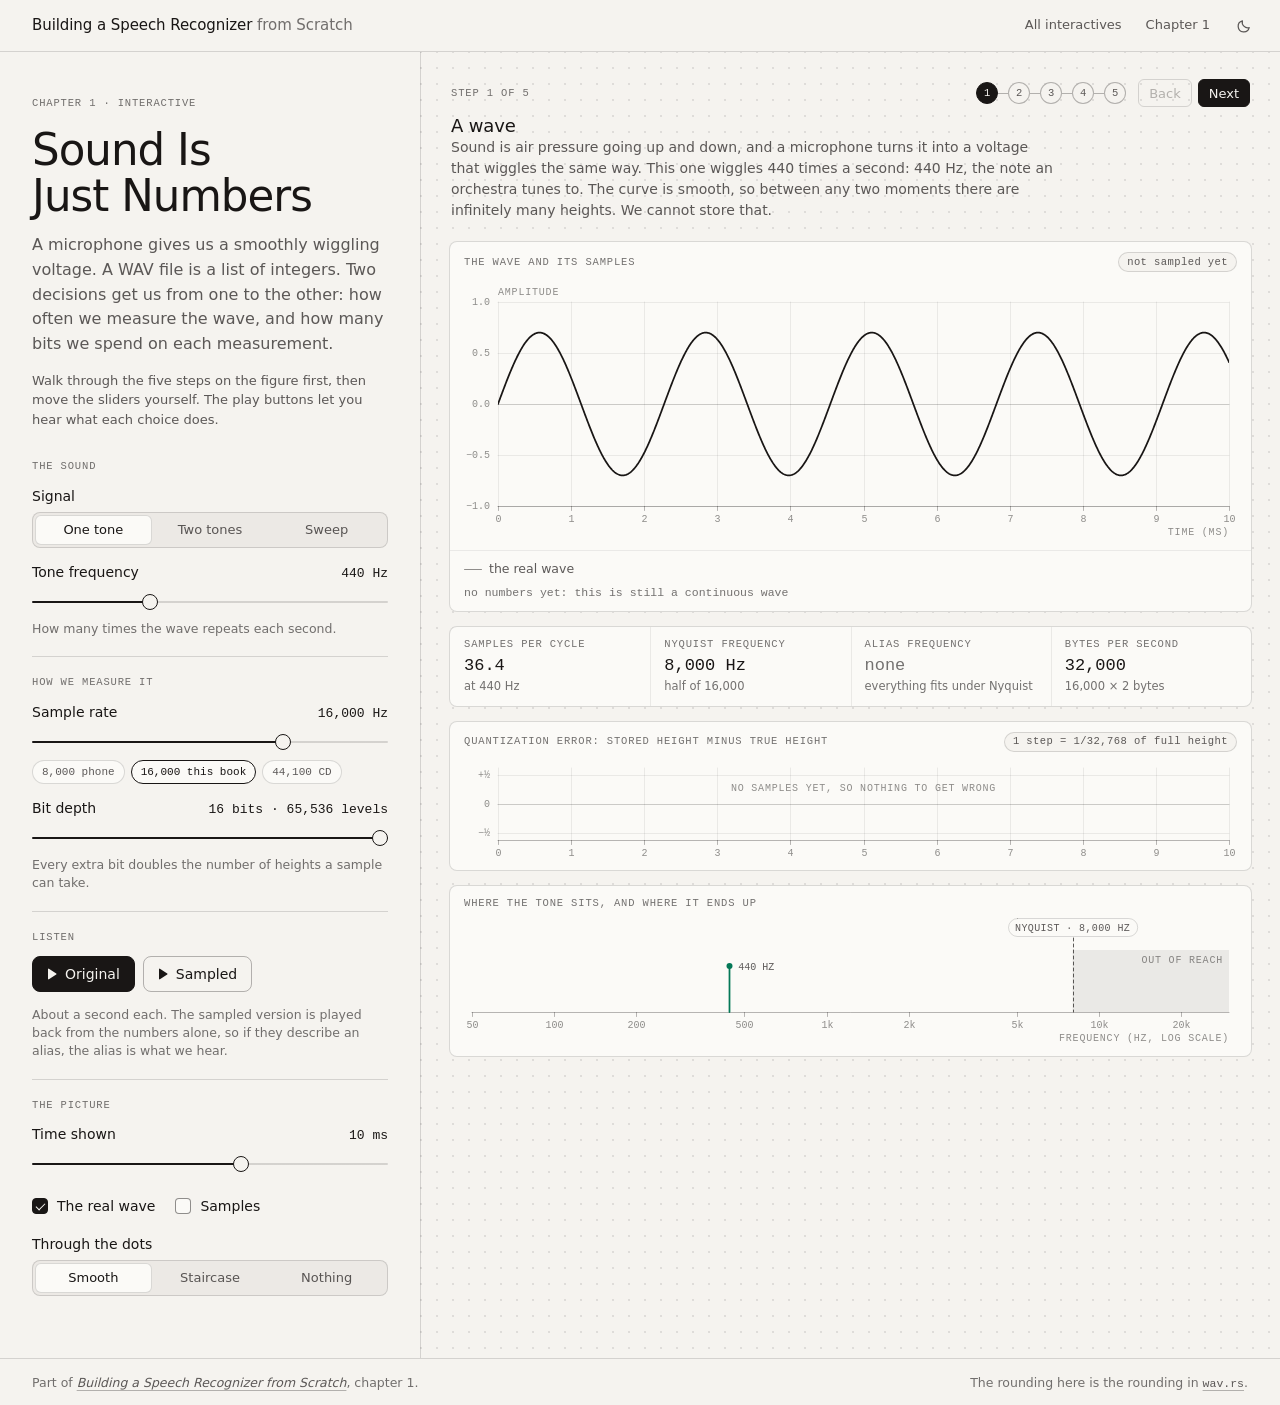
<file: interactive/sampling.html>
<!doctype html>
<html lang="en">
<head>
<meta charset="utf-8">
<meta name="viewport" content="width=device-width, initial-scale=1">
<title>Sound Is Just Numbers · Building a Speech Recognizer from Scratch</title>
<meta name="description" content="Sampling, aliasing and bit depth: how a smooth sound wave becomes the list of integers in a WAV file.">
<link rel="stylesheet" href="shared.css">
<script src="shared.js"></script>
<style>
  /* Page-specific sizes only. Everything else comes from shared.css. */
  #wave { --h: 264px; }
  #error { --h: 104px; }
  #spectrum { --h: 132px; }
  #steps { --sr-step-lines: 4; }
  @media (max-width: 799px) {
    #wave { --h: 220px; }
    #error { --h: 96px; }
    #spectrum { --h: 124px; }
  }
</style>
</head>
<body>

<header class="sr-topbar">
  <a class="sr-brand" href="index.html">Building a Speech Recognizer <span>from Scratch</span></a>
  <nav class="sr-topnav" aria-label="Book">
    <a class="sr-hide-narrow" href="index.html">All interactives</a>
    <a href="../chapters/01-sound-is-just-numbers.md">Chapter 1</a>
    <button class="sr-theme-toggle" type="button" data-sr-theme></button>
  </nav>
</header>

<main class="sr-shell">

  <section class="sr-intro">
    <span class="sr-overline">Chapter 1 · Interactive</span>
    <h1 class="sr-title">Sound Is Just Numbers</h1>
    <p class="sr-lede">A microphone gives us a smoothly wiggling voltage. A WAV file is a list of integers. Two decisions get us from one to the other: how often we measure the wave, and how many bits we spend on each measurement.</p>
    <p class="sr-small">Walk through the five steps on the figure first, then move the sliders yourself. The play buttons let you hear what each choice does.</p>
  </section>

  <section class="sr-stage" aria-label="Figure">
    <div class="sr-stage-inner">

      <div id="steps"></div>

      <figure class="sr-figure">
        <div class="sr-figure-head">
          <span class="sr-overline" id="wave-title">The wave and its samples</span>
          <span class="sr-pill" id="wave-pill">16,000 samples per second</span>
        </div>
        <div class="sr-figure-body">
          <canvas class="sr-canvas" id="wave" role="img" aria-label="Waveform"></canvas>
        </div>
        <div class="sr-figure-foot">
          <ul class="sr-legend" id="legend">
            <li data-key="original"><span class="sr-swatch sr-swatch--thin" style="--c: var(--ink-48)"></span>the real wave</li>
            <li data-key="samples"><span class="sr-swatch sr-swatch--dot"></span>samples</li>
            <li data-key="recon"><span class="sr-swatch" id="recon-swatch" style="--c: var(--green)"></span><span id="recon-label">the wave the samples describe</span></li>
          </ul>
          <div class="sr-values" id="values" aria-live="off"></div>
        </div>
      </figure>

      <div class="sr-stats" id="stats">
        <div class="sr-stat" id="stat-spc">
          <span class="sr-overline">Samples per cycle</span>
          <span class="sr-stat-value">36.4</span>
          <span class="sr-stat-sub">at 440 Hz</span>
        </div>
        <div class="sr-stat" id="stat-nyq">
          <span class="sr-overline">Nyquist frequency</span>
          <span class="sr-stat-value">8,000 Hz</span>
          <span class="sr-stat-sub">half the sample rate</span>
        </div>
        <div class="sr-stat" id="stat-alias">
          <span class="sr-overline">Alias frequency</span>
          <span class="sr-stat-value">none</span>
          <span class="sr-stat-sub">everything fits</span>
        </div>
        <div class="sr-stat" id="stat-bytes">
          <span class="sr-overline">Bytes per second</span>
          <span class="sr-stat-value">32,000</span>
          <span class="sr-stat-sub">16,000 × 2 bytes</span>
        </div>
      </div>

      <figure class="sr-figure">
        <div class="sr-figure-head">
          <span class="sr-overline">Quantization error: stored height minus true height</span>
          <span class="sr-pill" id="error-pill">1 step = 1/32,768 of full height</span>
        </div>
        <div class="sr-figure-body">
          <canvas class="sr-canvas" id="error" role="img" aria-label="Quantization error of each sample"></canvas>
        </div>
      </figure>

      <figure class="sr-figure">
        <div class="sr-figure-head">
          <span class="sr-overline">Where the tone sits, and where it ends up</span>
        </div>
        <div class="sr-figure-body">
          <canvas class="sr-canvas" id="spectrum" role="img" aria-label="Frequency axis"></canvas>
        </div>
      </figure>

    </div>
  </section>

  <section class="sr-controls" aria-label="Controls">

    <div class="sr-control-group">
      <span class="sr-overline">The sound</span>
      <div class="sr-field">
        <span class="sr-label" id="signal-label">Signal</span>
        <div class="sr-seg sr-seg--block" role="radiogroup" aria-labelledby="signal-label">
          <label><input type="radio" name="signal" value="tone" checked><span>One tone</span></label>
          <label><input type="radio" name="signal" value="two"><span>Two tones</span></label>
          <label><input type="radio" name="signal" value="chirp"><span>Sweep</span></label>
        </div>
      </div>
      <div class="sr-field">
        <div class="sr-field-head">
          <label for="freq" id="freq-label">Tone frequency</label>
          <output class="sr-readout" for="freq"></output>
        </div>
        <input class="sr-range" type="range" id="freq">
        <p class="sr-hint" id="freq-hint">How many times the wave repeats each second.</p>
      </div>
    </div>

    <div class="sr-control-group">
      <span class="sr-overline">How we measure it</span>
      <div class="sr-field">
        <div class="sr-field-head">
          <label for="rate">Sample rate</label>
          <output class="sr-readout" for="rate"></output>
        </div>
        <input class="sr-range" type="range" id="rate">
        <div class="sr-chip-row" id="rate-chips" role="group" aria-label="Common sample rates">
          <button class="sr-chip" type="button" data-rate="8000" title="Telephone quality">8,000 phone</button>
          <button class="sr-chip" type="button" data-rate="16000" title="What our recognizer uses">16,000 this book</button>
          <button class="sr-chip" type="button" data-rate="44100" title="Compact disc">44,100 CD</button>
        </div>
      </div>
      <div class="sr-field">
        <div class="sr-field-head">
          <label for="bits">Bit depth</label>
          <output class="sr-readout" for="bits"></output>
        </div>
        <input class="sr-range" type="range" id="bits" min="2" max="16" step="1" value="16">
        <p class="sr-hint">Every extra bit doubles the number of heights a sample can take.</p>
      </div>
    </div>

    <div class="sr-control-group">
      <span class="sr-overline">Listen</span>
      <div class="sr-btn-row">
        <button class="sr-btn sr-btn--primary" type="button" id="play-original">Original</button>
        <button class="sr-btn" type="button" id="play-sampled">Sampled</button>
      </div>
      <p class="sr-hint" id="listen-hint">About a second each. The sampled version is played back from the numbers alone, so if they describe an alias, the alias is what we hear.</p>
    </div>

    <div class="sr-control-group">
      <span class="sr-overline">The picture</span>
      <div class="sr-field">
        <div class="sr-field-head">
          <label for="window">Time shown</label>
          <output class="sr-readout" for="window"></output>
        </div>
        <input class="sr-range" type="range" id="window">
      </div>
      <div class="sr-check-row">
        <label class="sr-check"><input type="checkbox" id="show-original" checked>The real wave</label>
        <label class="sr-check"><input type="checkbox" id="show-samples" checked>Samples</label>
      </div>
      <div class="sr-field">
        <span class="sr-label" id="through-label">Through the dots</span>
        <div class="sr-seg sr-seg--block" role="radiogroup" aria-labelledby="through-label">
          <label><input type="radio" name="through" value="smooth" checked><span>Smooth</span></label>
          <label><input type="radio" name="through" value="stairs"><span>Staircase</span></label>
          <label><input type="radio" name="through" value="none"><span>Nothing</span></label>
        </div>
      </div>
    </div>

  </section>
</main>

<footer class="sr-footer">
  <span>Part of <a href="../chapters/01-sound-is-just-numbers.md"><em>Building a Speech Recognizer from Scratch</em></a>, chapter 1.</span>
  <span>The rounding here is the rounding in <a href="../code/src/wav.rs"><code>wav.rs</code></a>.</span>
</footer>

<script>
(function () {
  'use strict';
  var fmt = SR.fmt, dsp = SR.dsp;

  /* ---------------------------------------------------------------- state */

  var AMP = 0.7;          // peak height of the wave; leaves headroom so 2 bits do not clip
  var SWEEP_FROM = 100;   // Hz, where the sweep starts
  var PAD = 24;           // extra samples on each side of the picture, for the sinc
  var LISTEN_SECONDS = 1.2;

  var state = {
    mode: 'tone',         // 'tone' | 'two' | 'chirp'
    f: 440,               // Hz
    fs: 16000,            // samples per second
    bits: 16,
    win: 10,              // milliseconds of time shown
    original: true,
    samples: false,
    through: 'smooth'     // 'smooth' | 'stairs' | 'none'
  };

  /* ---------------------------------------------------------------- maths */

  // The continuous signal. `span` is how long a sweep takes, in seconds.
  function signal(t, span) {
    var w = 2 * Math.PI;
    if (state.mode === 'two') {
      return 0.45 * Math.sin(w * state.f * t) + 0.25 * Math.sin(w * 3 * state.f * t);
    }
    if (state.mode === 'chirp') {
      // Frequency climbs in a straight line from SWEEP_FROM to f, so the
      // phase (its running total) is a parabola.
      var rate = (state.f - SWEEP_FROM) / span;
      return AMP * Math.sin(w * (SWEEP_FROM * t + 0.5 * rate * t * t));
    }
    return AMP * Math.sin(w * state.f * t);
  }

  // The frequencies in the signal, for the readouts and the frequency axis.
  function components() {
    if (state.mode === 'two') return [{ f: state.f, amp: 0.45 }, { f: 3 * state.f, amp: 0.25 }];
    return [{ f: state.f, amp: AMP }];
  }

  // Sampled at fs, a tone at f is indistinguishable from one at this frequency.
  function aliasOf(f, fs) {
    return Math.abs(f - fs * Math.round(f / fs));
  }

  // Everything the three plots share, recomputed on every change.
  var data = null;
  function compute() {
    var T = state.win / 1000, fs = state.fs;
    var n0 = -PAD, n1 = Math.ceil(T * fs) + PAD;
    var count = n1 - n0 + 1;
    var truth = new Float64Array(count), codes = new Int32Array(count), stored = new Float64Array(count);
    for (var i = 0; i < count; i++) {
      var x = signal((n0 + i) / fs, T);
      truth[i] = x;
      codes[i] = dsp.quantize(x, state.bits);            // what the file holds
      stored[i] = dsp.dequantize(codes[i], state.bits);  // what we get back when we read it
    }
    var comps = components();
    var top = comps[comps.length - 1].f;
    data = {
      T: T, n0: n0, count: count, truth: truth, codes: codes, stored: stored,
      comps: comps, top: top,
      nyquist: fs / 2,
      aliased: top > fs / 2,
      step: 1 / Math.pow(2, state.bits - 1)
    };
  }

  /* -------------------------------------------------------------- drawing */

  var MARGIN = { l: 40, r: 14, t: 24, b: 36 };

  function timeTicks(w) {
    return SR.ticks(0, state.win, w < 440 ? 4 : 7);
  }
  function fmtMs(v) { return String(+v.toFixed(2)); }

  var wave = SR.canvas('#wave', function (ctx, w, h, t) {
    if (!data) return;
    var box = SR.plotBox(w, h, MARGIN);
    var T = data.T, fs = state.fs;
    var x = SR.scale.linear([0, T], [box.x, box.x + box.w]);
    var y = SR.scale.linear([-1, 1], [box.y + box.h, box.y]);
    var i, n;

    // The heights a sample is allowed to take, while there are few enough to see.
    if (state.samples && state.bits <= 5) {
      var levels = Math.pow(2, state.bits - 1);
      ctx.strokeStyle = t.ink15;
      ctx.lineWidth = 1;
      ctx.setLineDash([2, 3]);
      ctx.beginPath();
      for (var k = -levels; k < levels; k++) {
        var ly = SR.crisp(y(k / levels));
        ctx.moveTo(box.x, ly); ctx.lineTo(box.x + box.w, ly);
      }
      ctx.stroke();
      ctx.setLineDash([]);
    }

    SR.axes(ctx, {
      box: box, x: x, y: y,
      xTicks: timeTicks(w).map(function (ms) { return ms / 1000; }),
      xFormat: function (s) { return fmtMs(s * 1000); },
      yTicks: [-1, -0.5, 0, 0.5, 1],
      yFormat: function (v) { return fmt.fixed(v, 1); },
      xLabel: 'time (ms)', yLabel: 'amplitude',
      grid: !(state.samples && state.bits <= 5), zero: true
    });

    ctx.save();
    ctx.beginPath();
    ctx.rect(box.x, box.y - 2, box.w, box.h + 4);
    ctx.clip();

    var accent = data.aliased ? t.amber : t.green;
    var px = Math.max(2, Math.floor(box.w * 2));

    // The real wave.
    if (state.original) {
      var cycles = data.top * T;
      var pts = Math.max(px, Math.min(8000, Math.ceil(cycles * 24)));
      SR.line(ctx, pts + 1, function (j) {
        var tt = T * j / pts;
        return [x(tt), y(signal(tt, T))];
      }, { color: state.samples ? t.ink30 : t.ink, width: state.samples ? 1.25 : 1.75 });
    }

    if (state.samples) {
      var first = Math.max(0, -data.n0), last = Math.min(data.count - 1, Math.floor(T * fs) - data.n0);

      if (state.through === 'smooth') {
        // An ideal playback device: the smoothest curve through the stored samples.
        SR.line(ctx, px + 1, function (j) {
          var tt = T * j / px;
          return [x(tt), y(dsp.sincInterp(data.stored, tt * fs - data.n0, PAD))];
        }, { color: accent, width: 1.75 });
      } else if (state.through === 'stairs') {
        // Sample and hold: each stored height lasts until the next one arrives.
        ctx.beginPath();
        for (i = first; i <= last; i++) {
          var x0 = x((data.n0 + i) / fs), x1 = x((data.n0 + i + 1) / fs), yy = y(data.stored[i]);
          if (i === first) ctx.moveTo(x0, yy); else ctx.lineTo(x0, yy);
          ctx.lineTo(x1, yy);
        }
        ctx.strokeStyle = accent;
        ctx.lineWidth = 1.5;
        ctx.lineJoin = 'miter';
        ctx.stroke();
        ctx.lineJoin = 'round';
      }

      // The samples themselves.
      var spacing = box.w / (T * fs);
      if (spacing >= 3.4) {
        var r = spacing >= 12 ? 3 : spacing >= 7 ? 2.5 : spacing >= 4.5 ? 1.75 : 1.25;
        for (i = first; i <= last; i++) {
          SR.dot(ctx, x((data.n0 + i) / fs), y(data.stored[i]), r, t.ink);
        }
      }
    }
    ctx.restore();

    // Name the impostor where it peaks.
    if (state.samples && state.through !== 'none' && data.aliased && state.mode === 'tone') {
      var signed = state.f - fs * Math.round(state.f / fs);  // negative means the alias is upside down
      var fa = Math.abs(signed);
      if (fa > 0) {
        var crest = (signed > 0 ? 0.25 : 0.75) / fa;
        if (crest > T) crest = T * 0.5;
        SR.pill(ctx, 'ALIAS · ' + fmt.hz(fa).toUpperCase(), x(crest), y(AMP) - 15,
          { color: t.amber, min: box.x + 2, max: box.x + box.w - 2 });
      }
    }
    if (state.samples && box.w / (T * fs) < 3.4) {
      SR.pill(ctx, fmt.int(T * fs) + ' SAMPLES IN VIEW, TOO CLOSE TO DRAW AS DOTS', box.x + box.w - 4, box.y + box.h - 14,
        { align: 'right', min: box.x + 2 });
    }
  });

  var error = SR.canvas('#error', function (ctx, w, h, t) {
    if (!data) return;
    var box = SR.plotBox(w, h, { l: MARGIN.l, r: MARGIN.r, t: 10, b: 22 });
    var T = data.T, fs = state.fs;
    var x = SR.scale.linear([0, T], [box.x, box.x + box.w]);
    var y = SR.scale.linear([-0.62, 0.62], [box.y + box.h, box.y]);   // in steps

    SR.axes(ctx, {
      box: box, x: x, y: y,
      xTicks: timeTicks(w).map(function (ms) { return ms / 1000; }),
      xFormat: function (s) { return fmtMs(s * 1000); },
      yTicks: [-0.5, 0, 0.5],
      yFormat: function (v) { return v === 0 ? '0' : (v > 0 ? '+' : '−') + '½'; },
      zero: true
    });

    if (!state.samples) {
      ctx.fillStyle = t.ink48;
      ctx.font = SR.font.mono(10);
      ctx.textAlign = 'center';
      ctx.textBaseline = 'middle';
      SR.spacedText(ctx, 'NO SAMPLES YET, SO NOTHING TO GET WRONG', box.x + box.w / 2, box.y + box.h * 0.28);
      return;
    }

    var first = Math.max(0, -data.n0), last = Math.min(data.count - 1, Math.floor(T * fs) - data.n0);
    var spacing = box.w / (T * fs);
    var y0 = y(0), i;
    var err = function (j) { return (data.stored[j] - data.truth[j]) / data.step; };

    ctx.save();
    ctx.beginPath();
    ctx.rect(box.x, box.y, box.w, box.h);
    ctx.clip();
    if (spacing >= 3) {
      ctx.strokeStyle = t.ink48;
      ctx.lineWidth = 1;
      ctx.beginPath();
      for (i = first; i <= last; i++) {
        var sx = SR.crisp(x((data.n0 + i) / fs));
        ctx.moveTo(sx, y0); ctx.lineTo(sx, y(err(i)));
      }
      ctx.stroke();
      if (spacing >= 4.5) {
        ctx.fillStyle = t.ink;
        for (i = first; i <= last; i++) {
          ctx.beginPath();
          ctx.arc(x((data.n0 + i) / fs), y(err(i)), spacing >= 7 ? 2 : 1.5, 0, Math.PI * 2);
          ctx.fill();
        }
      }
    } else {
      SR.line(ctx, last - first + 1, function (j) {
        return [x((data.n0 + first + j) / fs), y(err(first + j))];
      }, { color: t.ink70, width: 1 });
    }
    ctx.restore();
  });

  var F_MIN = 50, F_MAX = 30000;

  var spectrum = SR.canvas('#spectrum', function (ctx, w, h, t) {
    if (!data) return;
    var box = SR.plotBox(w, h, { l: 14, r: 14, t: 34, b: 36 });
    var x = SR.scale.log([F_MIN, F_MAX], [box.x, box.x + box.w]);
    var base = box.y + box.h;
    var nyq = data.nyquist, fs = state.fs;
    var xn = x(nyq);

    // Everything to the right of the Nyquist frequency cannot be stored.
    ctx.fillStyle = t.ink7;
    ctx.fillRect(xn, box.y, box.x + box.w - xn, box.h);

    var ticks = SR.logTicks(F_MIN, F_MAX).filter(function (v) {
      return w >= 560 ? true : /^1/.test(String(v)) || v === F_MIN;
    });
    SR.axes(ctx, {
      box: box, x: x, xTicks: ticks, xFormat: fmt.hzShort,
      xLabel: 'frequency (Hz, log scale)', grid: false
    });

    ctx.strokeStyle = t.ink70;
    ctx.lineWidth = 1;
    ctx.setLineDash([3, 3]);
    ctx.beginPath();
    ctx.moveTo(SR.crisp(xn), box.y - 12); ctx.lineTo(SR.crisp(xn), base);
    ctx.stroke();
    ctx.setLineDash([]);
    SR.pill(ctx, 'NYQUIST · ' + fmt.hz(nyq).toUpperCase(), xn, 11, { min: 2, max: w - 2 });
    if (box.x + box.w - xn > 130) {
      ctx.fillStyle = t.ink48;
      ctx.font = SR.font.mono(10);
      ctx.textAlign = 'right';
      ctx.textBaseline = 'top';
      SR.spacedText(ctx, 'OUT OF REACH', box.x + box.w - 6, box.y + 5);
    }

    function label(text, px, py, align, color) {
      ctx.font = SR.font.mono(10);
      ctx.fillStyle = color;
      ctx.textBaseline = 'middle';
      ctx.textAlign = align;
      var tw = ctx.measureText(text).width;
      // Keep the text inside the canvas.
      if (align === 'left' && px + tw > w - 2) { ctx.textAlign = 'right'; px -= 12; }
      if (align === 'right' && px - tw < 2) { ctx.textAlign = 'left'; px += 12; }
      ctx.fillText(text, px, py);
    }

    function stem(px, top, color, dashed, hollow) {
      ctx.strokeStyle = color;
      ctx.lineWidth = dashed ? 1 : 1.75;
      ctx.setLineDash(dashed ? [3, 3] : []);
      ctx.beginPath();
      ctx.moveTo(SR.crisp(px), base); ctx.lineTo(SR.crisp(px), top);
      ctx.stroke();
      ctx.setLineDash([]);
      ctx.beginPath();
      ctx.arc(SR.crisp(px), top, 3, 0, Math.PI * 2);
      ctx.fillStyle = hollow ? t.panel : color;
      ctx.fill();
      if (hollow) { ctx.lineWidth = 1; ctx.stroke(); }
    }

    // A thin arrow that hops from where the tone is to where it lands.
    function hop(fromX, toX, yy) {
      var lift = Math.min(9, (fromX - toX) / 6);
      var mx = (fromX + toX) / 2;
      ctx.strokeStyle = t.amber;
      ctx.fillStyle = t.amber;
      ctx.lineWidth = 1;
      ctx.beginPath();
      ctx.moveTo(fromX - 5, yy - 5);
      ctx.quadraticCurveTo(mx, yy - 5 - lift * 1.6, toX + 6, yy - 6);
      ctx.stroke();
      var ang = Math.atan2(lift * 1.6 - 1, (toX + 6) - mx);
      ctx.save();
      ctx.translate(toX + 6, yy - 6);
      ctx.rotate(ang);
      ctx.beginPath();
      ctx.moveTo(0, 0); ctx.lineTo(7, -3); ctx.lineTo(7, 3); ctx.closePath();
      ctx.fill();
      ctx.restore();
    }

    if (state.mode === 'chirp') {
      var yy = box.y + box.h * 0.42;
      var hi = Math.min(state.f, nyq);
      var good = data.aliased ? t.ink70 : t.green;
      ctx.lineWidth = 2;
      ctx.strokeStyle = good;
      ctx.beginPath(); ctx.moveTo(x(SWEEP_FROM), yy); ctx.lineTo(x(hi), yy); ctx.stroke();
      ctx.lineWidth = 1;
      ctx.beginPath(); ctx.moveTo(SR.crisp(x(SWEEP_FROM)), yy - 4); ctx.lineTo(SR.crisp(x(SWEEP_FROM)), yy + 4); ctx.stroke();
      if (data.aliased) {
        ctx.strokeStyle = t.ink48;
        ctx.setLineDash([3, 3]);
        ctx.beginPath(); ctx.moveTo(xn, yy); ctx.lineTo(x(state.f), yy); ctx.stroke();
        ctx.setLineDash([]);
        var lo = state.f >= fs ? F_MIN : Math.max(F_MIN, aliasOf(state.f, fs));
        var y2 = yy + 12;
        ctx.strokeStyle = t.amber;
        ctx.lineWidth = 2;
        ctx.beginPath(); ctx.moveTo(xn, y2); ctx.lineTo(x(lo), y2); ctx.stroke();
        ctx.beginPath(); ctx.arc(x(lo), y2, 3, 0, Math.PI * 2); ctx.fillStyle = t.amber; ctx.fill();
        ctx.beginPath(); ctx.arc(x(state.f), yy, 3, 0, Math.PI * 2); ctx.fillStyle = t.panel; ctx.fill();
        ctx.strokeStyle = t.ink48; ctx.lineWidth = 1; ctx.stroke();
        label('COMES BACK DOWN TO ' + fmt.hz(aliasOf(state.f, fs)).toUpperCase(), x(lo) - 9, y2 + 1, 'right', t.amber);
      } else {
        ctx.beginPath(); ctx.arc(x(hi), yy, 3, 0, Math.PI * 2); ctx.fillStyle = good; ctx.fill();
        label('SWEEP ' + fmt.int(SWEEP_FROM) + ' TO ' + fmt.hz(state.f).toUpperCase(), x(hi) + 9, yy + 1, 'left', t.ink70);
      }
      return;
    }

    data.comps.forEach(function (c) {
      var top = base - (box.h - 16) * (c.amp / data.comps[0].amp);
      var px = x(c.f);
      if (c.f <= nyq) {
        stem(px, top, t.green, false, false);
        label(fmt.hz(c.f).toUpperCase(), px + 9, top + 1, 'left', t.ink70);
      } else {
        var fa = aliasOf(c.f, fs);
        var pa = x(Math.max(F_MIN, fa));
        stem(px, top, t.ink48, true, true);
        label(fmt.hz(c.f).toUpperCase(), px + 9, top + 1, 'left', t.ink48);
        stem(pa, top, t.amber, false, false);
        label((fa < F_MIN ? '← ' : '') + fmt.hz(fa).toUpperCase(), pa - 9, top + 1, 'right', t.amber);
        if (px - pa > 30) hop(px, pa, top);
      }
    });
  });

  /* ------------------------------------------------------------- readouts */

  function $(id) { return document.getElementById(id); }
  function setStat(id, value, sub, tone) {
    var el = $(id);
    el.querySelector('.sr-stat-value').textContent = value;
    el.querySelector('.sr-stat-sub').textContent = sub;
    if (tone) el.setAttribute('data-tone', tone); else el.removeAttribute('data-tone');
  }

  function describeAliases() {
    // The list of "f shows up as fa" for the parts that do not fit.
    return data.comps.filter(function (c) { return c.f > data.nyquist; }).map(function (c) {
      return { f: c.f, fa: aliasOf(c.f, state.fs) };
    });
  }

  function updateReadouts() {
    var fs = state.fs, top = data.top;
    var spc = fs / top;
    var spcSub = state.mode === 'two' ? 'for the ' + fmt.hz(top) + ' tone'
      : state.mode === 'chirp' ? 'at the top, ' + fmt.hz(top)
      : 'at ' + fmt.hz(top);
    setStat('stat-spc', spc >= 100 ? fmt.int(spc) : fmt.fixed(spc, spc >= 10 ? 1 : 2), spcSub, spc < 2 ? 'amber' : null);
    setStat('stat-nyq', fmt.hz(fs / 2), 'half of ' + fmt.int(fs));

    var al = describeAliases();
    if (!al.length) {
      setStat('stat-alias', 'none', 'everything fits under Nyquist', 'muted');
    } else if (state.mode === 'chirp') {
      setStat('stat-alias', fmt.hz(al[0].fa), 'where the sweep ends up', 'amber');
    } else {
      setStat('stat-alias', al.map(function (a) { return fmt.hz(a.fa); }).join(', '),
        al.map(function (a) { return fmt.hz(a.f); }).join(' and ') + (al.length > 1 ? ' land here' : ' lands here'), 'amber');
    }

    var bytes = Math.ceil(state.bits / 8);
    setStat('stat-bytes', fmt.int(fs * bytes), fmt.int(fs) + ' × ' + bytes + (bytes === 1 ? ' byte' : ' bytes'));

    $('wave-pill').textContent = state.samples ? fmt.int(fs) + ' samples per second' : 'not sampled yet';
    $('error-pill').textContent = '1 step = 1/' + fmt.int(1 / data.step) + ' of full height';

    // Legend follows what is drawn.
    var legend = $('legend');
    legend.querySelector('[data-key="original"]').hidden = !state.original;
    legend.querySelector('[data-key="samples"]').hidden = !state.samples;
    var recon = legend.querySelector('[data-key="recon"]');
    recon.hidden = !state.samples || state.through === 'none';
    $('recon-swatch').style.setProperty('--c', data.aliased ? 'var(--amber)' : 'var(--green)');
    $('recon-label').textContent = state.through === 'stairs' ? 'each sample held until the next'
      : data.aliased ? 'the wave the samples describe: an alias' : 'the wave the samples describe';

    // The numbers themselves, as the file would hold them.
    var values = $('values');
    if (state.samples) {
      var list = [];
      for (var i = 0; i < 10; i++) list.push(String(data.codes[i - data.n0]).replace('-', '−'));
      values.innerHTML = '<b>first samples as ' + state.bits + '-bit integers:</b> ' + list.join(', ') + ', …';
    } else {
      values.innerHTML = '<b>no numbers yet: this is still a continuous wave</b>';
    }

    // A text version of the picture for screen readers.
    var what = state.mode === 'two' ? 'Two tones at ' + fmt.hz(state.f) + ' and ' + fmt.hz(3 * state.f)
      : state.mode === 'chirp' ? 'A sweep from ' + fmt.hz(SWEEP_FROM) + ' to ' + fmt.hz(state.f)
      : 'A ' + fmt.hz(state.f) + ' tone';
    var summary = what + (state.samples ? ', sampled ' + fmt.int(fs) + ' times a second at ' + state.bits + ' bits. ' : ', not sampled yet. ');
    if (state.samples) {
      summary += al.length ? 'The sample rate is too low: ' + al.map(function (a) { return fmt.hz(a.f) + ' appears as ' + fmt.hz(a.fa); }).join(', ') + '.'
        : 'The samples describe the wave correctly.';
    }
    $('wave').setAttribute('aria-label', summary);
    $('spectrum').setAttribute('aria-label', 'Frequency axis. Nyquist frequency ' + fmt.hz(fs / 2) + '. ' +
      (al.length ? al.map(function (a) { return fmt.hz(a.f) + ' folds to ' + fmt.hz(a.fa); }).join(', ') + '.' : 'All of the signal is below it.'));

    // Preset chips light up when the slider sits on them.
    Array.prototype.forEach.call(document.querySelectorAll('#rate-chips .sr-chip'), function (chip) {
      chip.setAttribute('aria-pressed', String(+chip.getAttribute('data-rate') === fs));
    });
  }

  function update() {
    compute();
    updateReadouts();
    wave.redraw();
    error.redraw();
    spectrum.redraw();
  }

  /* ------------------------------------------------------------- controls */

  var cancelTween = function () {};
  function touched() { cancelTween(); cancelTween = function () {}; }

  var freq = SR.bindSlider('#freq', {
    map: SR.logMap(100, 10000, { steps: 400, sig: 3, snap: [440, 1000, 5000] }),
    format: fmt.hz,
    onInput: function (v) { touched(); state.f = v; syncLabels(); update(); }
  });
  var rate = SR.bindSlider('#rate', {
    map: SR.logMap(1000, 48000, { steps: 400, sig: 3, snap: [2000, 4000, 8000, 16000, 22050, 44100] }),
    format: fmt.hz,
    onInput: function (v) { touched(); state.fs = v; update(); }
  });
  var bits = SR.bindSlider('#bits', {
    format: function (v) { return v + ' bits · ' + fmt.int(Math.pow(2, v)) + ' levels'; },
    onInput: function (v) { touched(); state.bits = v; update(); }
  });
  var win = SR.bindSlider('#window', {
    map: SR.logMap(1, 50, { steps: 200, sig: 2, snap: [2, 2.5, 4, 5, 10, 20] }),
    format: function (v) { return fmtMs(v) + ' ms'; },
    onInput: function (v) { touched(); state.win = v; update(); }
  });
  var mode = SR.bindRadios('signal', function (v) { touched(); state.mode = v; syncLabels(); update(); });
  var through = SR.bindRadios('through', function (v) { touched(); state.through = v; update(); });
  var showOriginal = SR.bindCheck('#show-original', function (on) { touched(); state.original = on; update(); });
  var showSamples = SR.bindCheck('#show-samples', function (on) { touched(); state.samples = on; update(); });

  Array.prototype.forEach.call(document.querySelectorAll('#rate-chips .sr-chip'), function (chip) {
    chip.addEventListener('click', function () {
      touched();
      state.fs = +chip.getAttribute('data-rate');
      if (!state.samples) state.samples = true;
      syncControls();
      update();
    });
  });

  function syncLabels() {
    $('freq-label').textContent = state.mode === 'two' ? 'Lower tone' : state.mode === 'chirp' ? 'Sweep up to' : 'Tone frequency';
    $('freq-hint').textContent = state.mode === 'two' ? 'The second tone is three times as high: ' + fmt.hz(3 * state.f) + '.'
      : state.mode === 'chirp' ? 'The pitch climbs from ' + fmt.hz(SWEEP_FROM) + ' to here, across the picture and across the second of sound.'
      : 'How many times the wave repeats each second.';
  }

  // Push the state into every control (after a step or a preset changed it).
  function syncControls() {
    freq.set(state.f);
    rate.set(state.fs);
    bits.set(state.bits);
    win.set(state.win);
    mode.set(state.mode);
    through.set(state.through);
    showOriginal.set(state.original);
    showSamples.set(state.samples);
    syncLabels();
  }

  /* ---------------------------------------------------------------- sound */

  function clip() {
    var rateOut = 48000, n = Math.round(rateOut * LISTEN_SECONDS);
    var out = new Float32Array(n);
    for (var i = 0; i < n; i++) out[i] = signal(i / rateOut, LISTEN_SECONDS);
    return { samples: out, sampleRate: rateOut };
  }

  function sampledClip() {
    // Exactly what a WAV file at this rate and bit depth would contain.
    var fs = state.fs, n = Math.round(fs * LISTEN_SECONDS);
    var out = new Float32Array(n);
    for (var i = 0; i < n; i++) {
      out[i] = dsp.dequantize(dsp.quantize(signal(i / fs, LISTEN_SECONDS), state.bits), state.bits);
    }
    return { samples: out, sampleRate: fs };
  }

  SR.audio.button('#play-original', clip, { gain: 0.22 });
  SR.audio.button('#play-sampled', sampledClip, { gain: 0.22 });

  /* ------------------------------------------------------- the walkthrough */

  // Glide the sliders to a step's settings instead of jumping, so the reader
  // sees the dots move. Discrete settings switch at once.
  function show(target, animate) {
    touched();
    var from = { f: state.f, fs: state.fs, win: state.win, bits: state.bits };
    ['mode', 'original', 'samples', 'through'].forEach(function (k) { state[k] = target[k]; });
    var glide = function (a, b, u) { return Math.exp(SR.lerp(Math.log(a), Math.log(b), u)); };
    cancelTween = SR.tween(animate ? 520 : 0, function (u) {
      state.f = u === 1 ? target.f : glide(from.f, target.f, u);
      state.fs = u === 1 ? target.fs : glide(from.fs, target.fs, u);
      state.win = u === 1 ? target.win : glide(from.win, target.win, u);
      state.bits = Math.round(SR.lerp(from.bits, target.bits, u));
      syncControls();
      update();
    });
  }

  SR.stepper('#steps', {
    label: 'Sampling, step by step',
    steps: [
      {
        title: 'A wave',
        body: 'Sound is air pressure going up and down, and a microphone turns it into a voltage that wiggles the same way. This one wiggles 440 times a second: 440 Hz, the note an orchestra tunes to. The curve is smooth, so between any two moments there are infinitely many heights. We cannot store that.',
        enter: function (animate) {
          show({ mode: 'tone', f: 440, fs: 16000, bits: 16, win: 10, original: true, samples: false, through: 'smooth' }, animate);
        }
      },
      {
        title: 'Measure it 16,000 times a second',
        body: 'So we measure the height of the wave at regular ticks and keep only the measurements. Each dot is one <b>sample</b>, and 16,000 of them a second is the <b>sample rate</b> of the recordings in this book. At 440 Hz that is about 36 dots per cycle, and the smooth curve through the dots lands right on top of the original.',
        enter: function (animate) {
          show({ mode: 'tone', f: 440, fs: 16000, bits: 16, win: 4, original: true, samples: true, through: 'smooth' }, animate);
        }
      },
      {
        title: 'Too slow: aliasing',
        body: 'Now the tone is 5,000 Hz and we measure 8,000 times a second, which is fewer than two dots per cycle. The dots still sit on the wave, but the smoothest curve through them is a slower wave at 3,000 Hz: an <b>alias</b>. A sample rate can only hold frequencies below half of itself, the <b>Nyquist frequency</b>. Play both and listen.',
        enter: function (animate) {
          show({ mode: 'tone', f: 5000, fs: 8000, bits: 16, win: 2, original: true, samples: true, through: 'smooth' }, animate);
        }
      },
      {
        title: 'How many bits',
        body: 'Each sample also has to fit in a fixed number of bits. With 3 bits there are only 8 heights to choose from, so every sample snaps to the nearest one. The gap between the true height and the stored one is the <b>quantization error</b>, plotted in the second panel. Slide the bit depth up to 16 and the staircase melts back into the wave.',
        enter: function (animate) {
          show({ mode: 'tone', f: 440, fs: 16000, bits: 3, win: 2.5, original: true, samples: true, through: 'stairs' }, animate);
        }
      },
      {
        title: 'This is a WAV file',
        body: '16,000 samples a second, 16 bits each: 32,000 bytes for every second of sound, one integer after another. The first few are printed under the plot. Put a short header in front that says how to read them and we have a WAV file, which is what we parse by hand in chapter 1. Now move things around yourself.',
        enter: function (animate) {
          show({ mode: 'tone', f: 440, fs: 16000, bits: 16, win: 4, original: true, samples: true, through: 'smooth' }, animate);
        }
      }
    ]
  });
})();
</script>
</body>
</html>
</file>
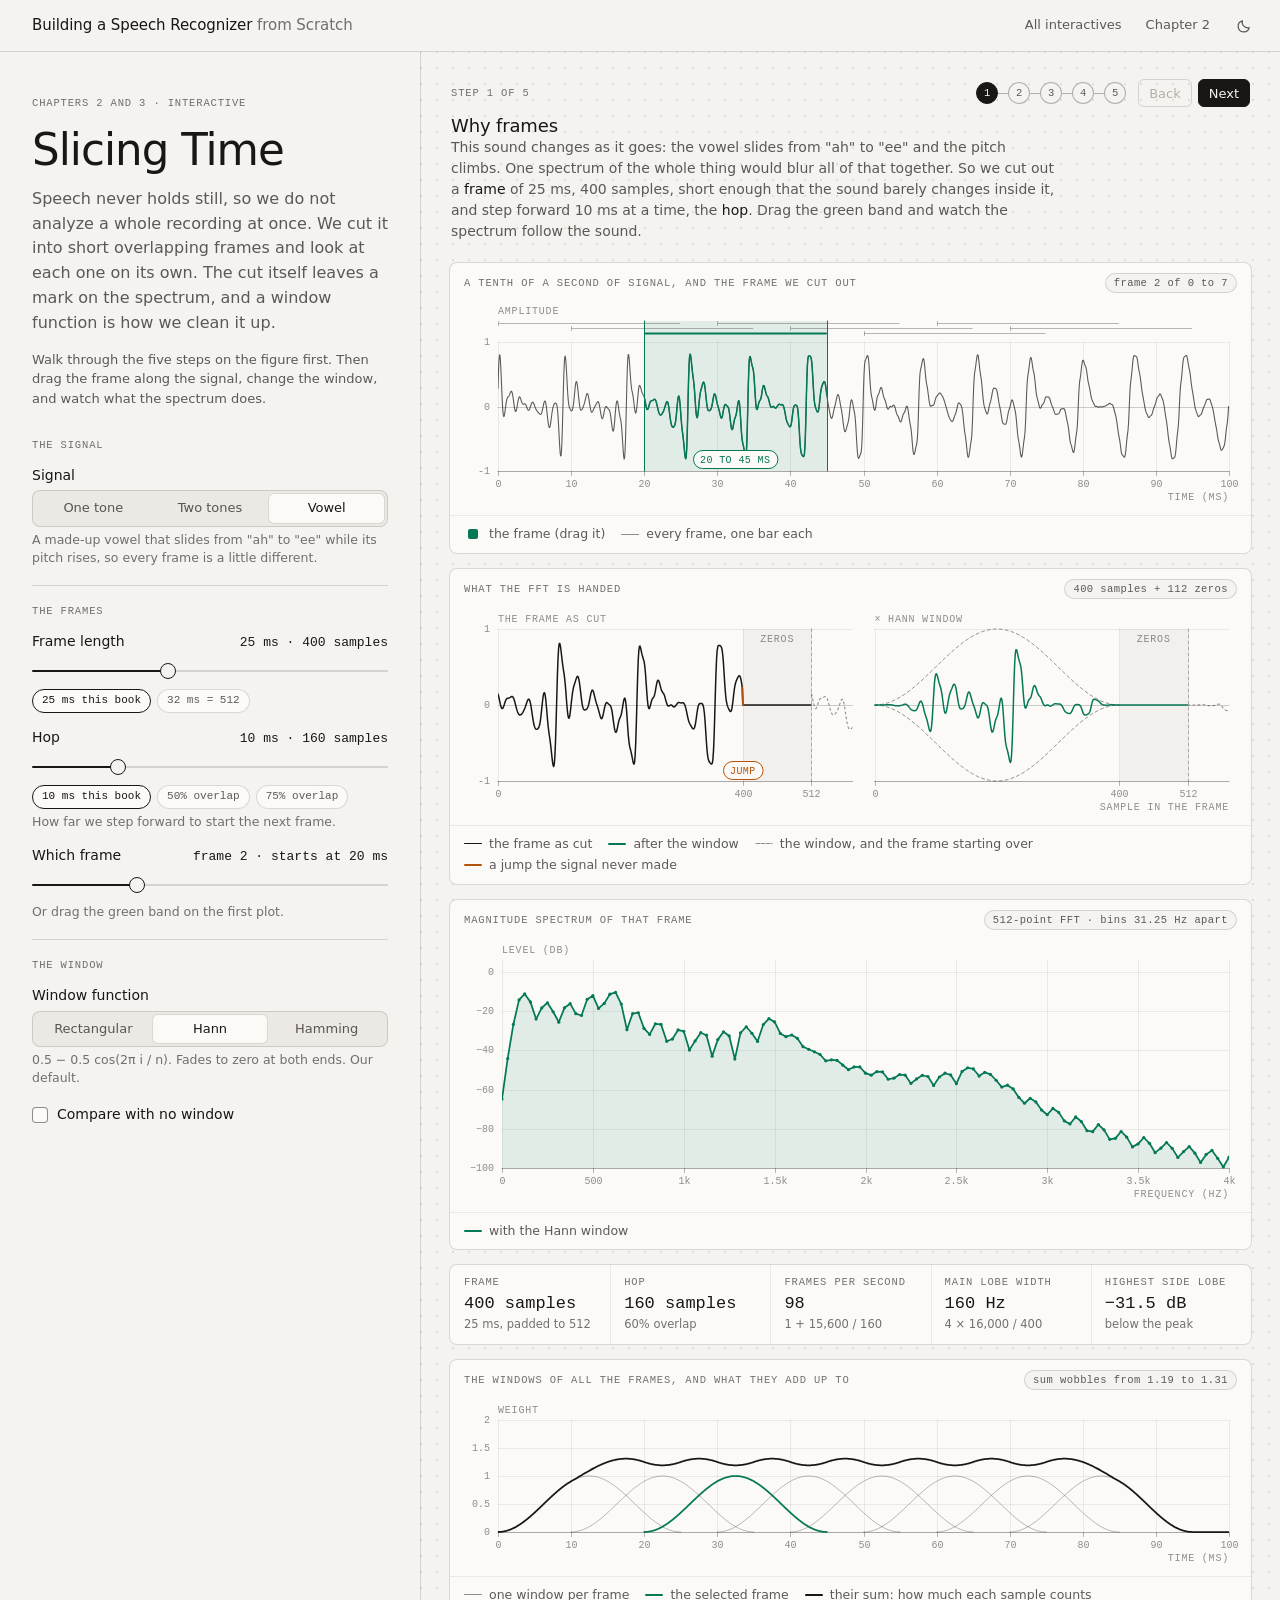
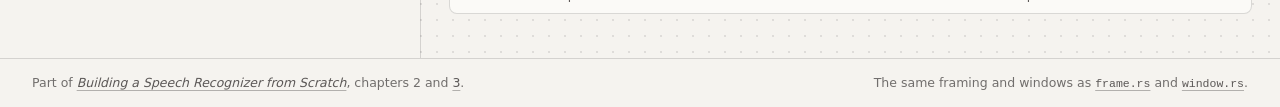
<file: interactive/windowing.html>
<!doctype html>
<html lang="en">
<head>
<meta charset="utf-8">
<meta name="viewport" content="width=device-width, initial-scale=1">
<title>Slicing Time · Building a Speech Recognizer from Scratch</title>
<meta name="description" content="Frames, hops and window functions: cut a frame out of a signal, watch its spectrum leak, and fix it by fading the edges.">
<link rel="stylesheet" href="shared.css">
<script src="shared.js"></script>
<style>
  /* Page-specific sizes only. Everything else comes from shared.css. */
  #wave { --h: 208px; touch-action: pan-y; cursor: ew-resize; }
  #frame { --h: 212px; }
  #spectrum { --h: 268px; }
  #overlap { --h: 172px; }
  #steps { --sr-step-lines: 5; }
  /* The frame figure puts its two panels side by side when it has the room
     and stacks them when it does not, so its height follows its own width. */
  #frame-body { container-type: inline-size; }
  @container (max-width: 559px) { #frame { --h: 340px; } }
  @media (max-width: 799px) {
    #wave { --h: 184px; }
    #spectrum { --h: 236px; }
    #overlap { --h: 156px; }
  }
</style>
</head>
<body>

<header class="sr-topbar">
  <a class="sr-brand" href="index.html">Building a Speech Recognizer <span>from Scratch</span></a>
  <nav class="sr-topnav" aria-label="Book">
    <a class="sr-hide-narrow" href="index.html">All interactives</a>
    <a href="../chapters/02-slicing-time.md">Chapter 2</a>
    <button class="sr-theme-toggle" type="button" data-sr-theme></button>
  </nav>
</header>

<main class="sr-shell">

  <section class="sr-intro">
    <span class="sr-overline">Chapters 2 and 3 · Interactive</span>
    <h1 class="sr-title">Slicing Time</h1>
    <p class="sr-lede">Speech never holds still, so we do not analyze a whole recording at once. We cut it into short overlapping frames and look at each one on its own. The cut itself leaves a mark on the spectrum, and a window function is how we clean it up.</p>
    <p class="sr-small">Walk through the five steps on the figure first. Then drag the frame along the signal, change the window, and watch what the spectrum does.</p>
  </section>

  <section class="sr-stage" aria-label="Figure">
    <div class="sr-stage-inner">

      <div id="steps"></div>

      <figure class="sr-figure">
        <div class="sr-figure-head">
          <span class="sr-overline">A tenth of a second of signal, and the frame we cut out</span>
          <span class="sr-pill" id="wave-pill">frame 2 of 8</span>
        </div>
        <div class="sr-figure-body">
          <canvas class="sr-canvas" id="wave" role="img" aria-label="Signal with a frame marked"></canvas>
        </div>
        <div class="sr-figure-foot">
          <ul class="sr-legend">
            <li><span class="sr-swatch sr-swatch--box" style="--c: var(--green)"></span>the frame (drag it)</li>
            <li><span class="sr-swatch sr-swatch--thin" style="--c: var(--ink-48)"></span>every frame, one bar each</li>
          </ul>
        </div>
      </figure>

      <figure class="sr-figure">
        <div class="sr-figure-head">
          <span class="sr-overline">What the FFT is handed</span>
          <span class="sr-pill" id="frame-pill">400 samples + 112 zeros</span>
        </div>
        <div class="sr-figure-body" id="frame-body">
          <canvas class="sr-canvas" id="frame" role="img" aria-label="The frame before and after the window"></canvas>
        </div>
        <div class="sr-figure-foot">
          <ul class="sr-legend">
            <li><span class="sr-swatch sr-swatch--thin" style="--c: var(--ink)"></span>the frame as cut</li>
            <li><span class="sr-swatch" style="--c: var(--green)"></span>after the window</li>
            <li><span class="sr-swatch sr-swatch--dashed" style="--c: var(--ink-48)"></span>the window, and the frame starting over</li>
            <li id="legend-jump"><span class="sr-swatch" style="--c: var(--amber)"></span>a jump the signal never made</li>
          </ul>
        </div>
      </figure>

      <figure class="sr-figure">
        <div class="sr-figure-head">
          <span class="sr-overline">Magnitude spectrum of that frame</span>
          <span class="sr-pill" id="spectrum-pill">512-point FFT</span>
        </div>
        <div class="sr-figure-body">
          <canvas class="sr-canvas" id="spectrum" role="img" aria-label="Spectrum of the frame in decibels"></canvas>
        </div>
        <div class="sr-figure-foot">
          <ul class="sr-legend">
            <li><span class="sr-swatch" style="--c: var(--green)"></span><span id="legend-window">with the Hann window</span></li>
            <li id="legend-ghost"><span class="sr-swatch sr-swatch--thin" style="--c: var(--ink-48)"></span>with no window (rectangular)</li>
            <li id="legend-truth"><span class="sr-swatch sr-swatch--dot" style="--c: var(--amber)"></span>what is really in the signal</li>
            <li id="legend-bins"><span class="sr-swatch sr-swatch--dot" style="--c: var(--green)"></span>one dot per FFT bin</li>
          </ul>
        </div>
      </figure>

      <div class="sr-stats">
        <div class="sr-stat" id="stat-frame">
          <span class="sr-overline">Frame</span>
          <span class="sr-stat-value">400 samples</span>
          <span class="sr-stat-sub">25 ms</span>
        </div>
        <div class="sr-stat" id="stat-hop">
          <span class="sr-overline">Hop</span>
          <span class="sr-stat-value">160 samples</span>
          <span class="sr-stat-sub">60% overlap</span>
        </div>
        <div class="sr-stat" id="stat-count">
          <span class="sr-overline">Frames per second</span>
          <span class="sr-stat-value">98</span>
          <span class="sr-stat-sub">1 + 15,600 / 160</span>
        </div>
        <div class="sr-stat" id="stat-lobe">
          <span class="sr-overline">Main lobe width</span>
          <span class="sr-stat-value">160 Hz</span>
          <span class="sr-stat-sub">4 × 16,000 / 400</span>
        </div>
        <div class="sr-stat" id="stat-side">
          <span class="sr-overline">Highest side lobe</span>
          <span class="sr-stat-value">−31.5 dB</span>
          <span class="sr-stat-sub">below the peak</span>
        </div>
      </div>

      <figure class="sr-figure">
        <div class="sr-figure-head">
          <span class="sr-overline">The windows of all the frames, and what they add up to</span>
          <span class="sr-pill" id="overlap-pill">sum</span>
        </div>
        <div class="sr-figure-body">
          <canvas class="sr-canvas" id="overlap" role="img" aria-label="Overlapping windows and their sum"></canvas>
        </div>
        <div class="sr-figure-foot">
          <ul class="sr-legend">
            <li><span class="sr-swatch sr-swatch--thin" style="--c: var(--ink-48)"></span>one window per frame</li>
            <li><span class="sr-swatch" style="--c: var(--green)"></span>the selected frame</li>
            <li><span class="sr-swatch" style="--c: var(--ink)"></span>their sum: how much each sample counts</li>
          </ul>
        </div>
      </figure>

    </div>
  </section>

  <section class="sr-controls" aria-label="Controls">

    <div class="sr-control-group">
      <span class="sr-overline">The signal</span>
      <div class="sr-field">
        <span class="sr-label" id="signal-label">Signal</span>
        <div class="sr-seg sr-seg--block" role="radiogroup" aria-labelledby="signal-label">
          <label><input type="radio" name="signal" value="tone"><span>One tone</span></label>
          <label><input type="radio" name="signal" value="two"><span>Two tones</span></label>
          <label><input type="radio" name="signal" value="vowel" checked><span>Vowel</span></label>
        </div>
        <p class="sr-hint" id="signal-hint"></p>
      </div>
      <div class="sr-field" id="freq-field">
        <div class="sr-field-head">
          <label for="freq" id="freq-label">Tone frequency</label>
          <output class="sr-readout" for="freq"></output>
        </div>
        <input class="sr-range" type="range" id="freq">
        <div class="sr-chip-row" id="freq-chips" role="group" aria-label="Frequencies to try">
          <button class="sr-chip" type="button" data-f="1000">1,000 Hz</button>
          <button class="sr-chip" type="button" data-f="1015.625">1,015.6 Hz</button>
        </div>
        <p class="sr-hint" id="freq-hint"></p>
      </div>
      <div class="sr-field" id="quiet-field">
        <div class="sr-field-head">
          <label for="quiet">Quiet tone level</label>
          <output class="sr-readout" for="quiet"></output>
        </div>
        <input class="sr-range" type="range" id="quiet" min="-80" max="-10" step="1" value="-50">
        <p class="sr-hint" id="quiet-hint"></p>
      </div>
    </div>

    <div class="sr-control-group">
      <span class="sr-overline">The frames</span>
      <div class="sr-field">
        <div class="sr-field-head">
          <label for="len">Frame length</label>
          <output class="sr-readout" for="len"></output>
        </div>
        <input class="sr-range" type="range" id="len" min="160" max="800" step="16" value="400">
        <div class="sr-chip-row" id="len-chips" role="group" aria-label="Frame lengths to try">
          <button class="sr-chip" type="button" data-len="400">25 ms this book</button>
          <button class="sr-chip" type="button" data-len="512">32 ms = 512</button>
        </div>
      </div>
      <div class="sr-field">
        <div class="sr-field-head">
          <label for="hop">Hop</label>
          <output class="sr-readout" for="hop"></output>
        </div>
        <input class="sr-range" type="range" id="hop" min="16" max="640" step="4" value="160">
        <div class="sr-chip-row" id="hop-chips" role="group" aria-label="Hops to try">
          <button class="sr-chip" type="button" data-hop="160">10 ms this book</button>
          <button class="sr-chip" type="button" data-hop="half">50% overlap</button>
          <button class="sr-chip" type="button" data-hop="quarter">75% overlap</button>
        </div>
        <p class="sr-hint">How far we step forward to start the next frame.</p>
      </div>
      <div class="sr-field">
        <div class="sr-field-head">
          <label for="index">Which frame</label>
          <output class="sr-readout" for="index"></output>
        </div>
        <input class="sr-range" type="range" id="index" min="0" max="7" step="1" value="2">
        <p class="sr-hint">Or drag the green band on the first plot.</p>
      </div>
    </div>

    <div class="sr-control-group">
      <span class="sr-overline">The window</span>
      <div class="sr-field">
        <span class="sr-label" id="window-label">Window function</span>
        <div class="sr-seg sr-seg--block" role="radiogroup" aria-labelledby="window-label">
          <label><input type="radio" name="window" value="rect"><span>Rectangular</span></label>
          <label><input type="radio" name="window" value="hann" checked><span>Hann</span></label>
          <label><input type="radio" name="window" value="hamming"><span>Hamming</span></label>
        </div>
        <p class="sr-hint" id="window-hint"></p>
      </div>
      <div class="sr-check-row">
        <label class="sr-check"><input type="checkbox" id="ghost" checked>Compare with no window</label>
        <label class="sr-check" id="zoom-label"><input type="checkbox" id="zoom">Zoom in on the peak</label>
      </div>
    </div>

  </section>
</main>

<footer class="sr-footer">
  <span>Part of <a href="../chapters/02-slicing-time.md"><em>Building a Speech Recognizer from Scratch</em></a>, chapters 2 and <a href="../chapters/03-the-fourier-transform-by-hand.md">3</a>.</span>
  <span>The same framing and windows as <a href="../code/src/dsp/frame.rs"><code>frame.rs</code></a> and <a href="../code/src/dsp/window.rs"><code>window.rs</code></a>.</span>
</footer>

<script>
(function () {
  'use strict';
  var fmt = SR.fmt, dsp = SR.dsp;

  /* ---------------------------------------------------------------- state */

  var FS = 16000;         // samples per second, as everywhere in the book
  var NS = 1600;          // samples of signal on the page: a tenth of a second
  var AMP = 0.8;          // height of the loud tone; it is also what we call 0 dB
  var QUIET_OFFSET = 500; // Hz between the loud tone and the quiet one
  var F_SHOWN = 4000;     // Hz, right edge of the spectrum plot
  var DB_FLOOR = -100;

  var state = {
    mode: 'vowel',        // 'tone' | 'two' | 'vowel'
    f: 1000,              // Hz
    quiet: -50,           // dB, level of the second tone
    len: 400,             // frame length in samples
    hop: 160,             // hop in samples
    index: 2,             // which frame
    window: 'hann',       // 'rect' | 'hann' | 'hamming'
    ghost: true,          // also draw the rectangular spectrum
    zoom: false           // show only the neighborhood of the tone in the spectrum
  };

  var WINDOW_NAMES = { rect: 'rectangular', hann: 'Hann', hamming: 'Hamming' };

  /* ---------------------------------------------------------------- maths */

  // How many whole frames fit, exactly as num_frames() in frame.rs.
  function numFrames(nSamples, frameLen, hopLen) {
    return nSamples < frameLen ? 0 : 1 + Math.floor((nSamples - frameLen) / hopLen);
  }

  function makeWindow(kind, n) {
    return kind === 'hann' ? dsp.hann(n) : kind === 'hamming' ? dsp.hamming(n) : dsp.rectangular(n);
  }

  // How much a resonance at F (bandwidth B) lifts a frequency f.
  function resonance(f, F, B) {
    var r = f / F, d = 1 - r * r, e = f * B / (F * F);
    return 1 / Math.sqrt(d * d + e * e);
  }

  // A vowel that glides from "ah" to "ee" while its pitch rises: a stack of
  // harmonics, each as loud as the three formants make it at that moment.
  var vowelCache = null;
  function vowel() {
    if (vowelCache) return vowelCache;
    var SEG = 160;                                  // 10 ms
    var x = new Float64Array(NS), phase = 0, peaks = new Float64Array(NS / SEG);
    for (var n = 0; n < NS; n++) {
      var u = n / (NS - 1);
      var f0 = SR.lerp(110, 150, u);
      var F1 = SR.lerp(730, 270, u), F2 = SR.lerp(1090, 2290, u), F3 = SR.lerp(2440, 3010, u);
      phase += 2 * Math.PI * f0 / FS;
      var s = 0;
      for (var h = 1; h * f0 < 5000; h++) {
        var f = h * f0;
        s += resonance(f, F1, 90) * resonance(f, F2, 110) * resonance(f, F3, 170) / h * Math.sin(h * phase);
      }
      x[n] = s;
      var seg = Math.floor(n / SEG);
      peaks[seg] = Math.max(peaks[seg], Math.abs(s));
    }
    // "ee" comes out much quieter than "ah". Even the loudness out slowly
    // (one gain per 10 ms, blended) so the whole glide fills the plot.
    for (n = 0; n < NS; n++) {
      var pos = SR.clamp(n / SEG - 0.5, 0, peaks.length - 1);
      var i0 = Math.floor(pos), i1 = Math.min(peaks.length - 1, i0 + 1);
      x[n] *= AMP / SR.lerp(peaks[i0], peaks[i1], pos - i0);
    }
    vowelCache = x;
    return x;
  }

  function quietAmp() { return AMP * Math.pow(10, state.quiet / 20); }

  function buildSignal() {
    if (state.mode === 'vowel') return vowel();
    var x = new Float64Array(NS), w = 2 * Math.PI / FS;
    var a2 = state.mode === 'two' ? quietAmp() : 0;
    for (var n = 0; n < NS; n++) {
      x[n] = AMP * Math.sin(w * state.f * n) + a2 * Math.sin(w * (state.f + QUIET_OFFSET) * n);
    }
    return x;
  }

  // Magnitude spectrum in dB of frame * window, zero-padded to nFft. 0 dB is
  // a tone of height AMP sitting exactly on a bin: we divide by the sum of
  // the window (its coherent gain times its length) to undo its dimming.
  function spectrumDb(frame, win, nFft) {
    var n = frame.length, windowed = new Float64Array(n), sum = 0;
    for (var i = 0; i < n; i++) { windowed[i] = frame[i] * win[i]; sum += win[i]; }
    var spec = dsp.fft(windowed, nFft);
    var bins = nFft / 2 + 1, out = new Float64Array(bins), ref = AMP * sum / 2;
    for (var k = 0; k < bins; k++) {
      var mag = Math.sqrt(spec.re[k] * spec.re[k] + spec.im[k] * spec.im[k]);
      out[k] = Math.max(DB_FLOOR - 40, 20 * Math.log10(mag / ref + 1e-300));
    }
    return { db: out, windowed: windowed };
  }

  // The tallest side lobe of a window, in dB below its main lobe, measured
  // on a finely sampled transform of the window itself.
  var sideCache = {};
  function highestSideLobe(kind, n) {
    var key = kind + n;
    if (sideCache[key] != null) return sideCache[key];
    var spec = dsp.fft(makeWindow(kind, n), dsp.nextPow2(n) * 16);
    var half = spec.re.length / 2, mag = new Float64Array(half);
    for (var k = 0; k < half; k++) mag[k] = Math.sqrt(spec.re[k] * spec.re[k] + spec.im[k] * spec.im[k]);
    var i = 1;
    while (i < half - 1 && mag[i] <= mag[i - 1]) i++;     // walk down the main lobe to its first dip
    var best = 0;
    for (; i < half; i++) if (mag[i] > best) best = mag[i];
    return (sideCache[key] = 20 * Math.log10(best / mag[0]));
  }

  // Everything the four plots share, recomputed on every change.
  var data = null;
  function compute() {
    var len = state.len, hop = state.hop;
    var count = numFrames(NS, len, hop);
    state.index = SR.clamp(state.index, 0, count - 1);
    var start = state.index * hop;
    var signal = buildSignal();
    var frame = signal.subarray(start, start + len);
    var nFft = dsp.nextPow2(len);
    var win = makeWindow(state.window, len);
    var main = spectrumDb(frame, win, nFft);
    var rect = spectrumDb(frame, dsp.rectangular(len), nFft);

    // What each sample ends up counting for: the sum of every frame's window.
    var cover = new Float64Array(NS);
    for (var i = 0; i < count; i++) for (var j = 0; j < len; j++) cover[i * hop + j] += win[j];
    // Away from the two ends, where every sample has all its frames.
    var lo = Math.min(len, NS), hi = (count - 1) * hop, cmin = Infinity, cmax = -Infinity;
    if (hi - lo < hop) { lo = 0; hi = (count - 1) * hop + len; }
    for (i = lo; i < hi; i++) { cmin = Math.min(cmin, cover[i]); cmax = Math.max(cmax, cover[i]); }

    data = {
      signal: signal, frame: frame, start: start, count: count, nFft: nFft, win: win,
      windowed: main.windowed, db: main.db, rectDb: rect.db,
      cover: cover, coverMin: cmin, coverMax: cmax, coverPeak: Math.max.apply(null, cover),
      binHz: FS / nFft,
      cycles: state.f * len / FS,
      // The value the signal really takes right after the frame, to compare with what the FFT sees there.
      next: start + len < NS ? signal[start + len] : null
    };
  }

  /* -------------------------------------------------------------- drawing */

  function ms(samples) { return +(samples * 1000 / FS).toFixed(2); }
  function clipTo(ctx, box, pad) {
    ctx.beginPath();
    ctx.rect(box.x, box.y - (pad || 0), box.w, box.h + 2 * (pad || 0));
    ctx.clip();
  }

  var wave = SR.canvas('#wave', function (ctx, w, h, t) {
    if (!data) return;
    var rows = Math.min(4, Math.max(1, Math.ceil(state.len / state.hop)));
    var strip = rows * 5 + 6;                       // room above the wave for one bar per frame
    var box = SR.plotBox(w, h, { l: 40, r: 14, t: 22 + strip, b: 36 });
    var x = SR.scale.linear([0, NS], [box.x, box.x + box.w]);
    var y = SR.scale.linear([-1, 1], [box.y + box.h, box.y]);
    var x0 = x(data.start), x1 = x(data.start + state.len);

    ctx.fillStyle = t.greenWash;
    ctx.fillRect(x0, box.y - strip, x1 - x0, box.h + strip);

    SR.axes(ctx, {
      box: box, x: x, y: y,
      xTicks: SR.ticks(0, 100, w < 440 ? 5 : 10).map(function (v) { return v * FS / 1000; }),
      xFormat: function (n) { return String(ms(n)); },
      yTicks: [-1, 0, 1], xLabel: 'time (ms)', zero: true
    });
    ctx.fillStyle = t.ink48;
    ctx.font = SR.font.mono(10);
    ctx.textAlign = 'left';
    ctx.textBaseline = 'alphabetic';
    SR.spacedText(ctx, 'AMPLITUDE', box.x, box.y - strip - 7);

    // One bar per frame, staggered so that overlapping frames do not hide each other.
    for (var i = 0; i < data.count; i++) {
      var by = SR.crisp(box.y - strip + 2 + (i % rows) * 5);
      var on = i === state.index;
      ctx.strokeStyle = on ? t.green : t.ink30;
      ctx.lineWidth = on ? 2 : 1;
      ctx.beginPath();
      ctx.moveTo(x(i * state.hop) + 1, by); ctx.lineTo(x(i * state.hop + state.len) - 1, by);
      ctx.stroke();
      ctx.lineWidth = 1;
      ctx.beginPath();
      ctx.moveTo(SR.crisp(x(i * state.hop)), by - 2); ctx.lineTo(SR.crisp(x(i * state.hop)), by + 2);
      ctx.stroke();
    }

    if (box.w / NS >= 0.45) {
      ctx.save();
      clipTo(ctx, box, 2);
      SR.line(ctx, NS, function (n) { return [x(n), y(data.signal[n])]; }, { color: t.ink70, width: 1.1 });
      ctx.restore();
      ctx.save();
      ctx.beginPath();
      ctx.rect(x0, box.y - 2, x1 - x0, box.h + 4);
      ctx.clip();
      SR.line(ctx, state.len + 1, function (j) {
        var n = Math.min(NS - 1, data.start + j);
        return [x(n), y(data.signal[n])];
      }, { color: t.green, width: 1.5 });
      ctx.restore();
    } else {
      // Too many samples per pixel for a line: draw, for each pixel column,
      // the range the wave covers there. A fast tone becomes a solid band.
      var cols = Math.floor(box.w), per = NS / cols;
      for (var c = 0; c < cols; c++) {
        // Look a little to either side, so a column never falls between two crests.
        var mid = (c + 0.5) * per, reach = Math.max(per / 2, 10);
        var from = Math.max(0, Math.floor(mid - reach)), to = Math.min(NS - 1, Math.ceil(mid + reach));
        var lo = Infinity, hi = -Infinity;
        for (var n = from; n <= to; n++) { lo = Math.min(lo, data.signal[n]); hi = Math.max(hi, data.signal[n]); }
        var inFrame = mid >= data.start && mid <= data.start + state.len;
        ctx.fillStyle = inFrame ? t.green : t.ink48;
        ctx.fillRect(box.x + c, y(hi) - 0.5, 1, Math.max(1, y(lo) - y(hi) + 1));
      }
    }

    // The two edges of the frame, with grips.
    ctx.strokeStyle = t.green;
    ctx.lineWidth = 1;
    ctx.beginPath();
    ctx.moveTo(SR.crisp(x0), box.y - strip); ctx.lineTo(SR.crisp(x0), box.y + box.h);
    ctx.moveTo(SR.crisp(x1), box.y - strip); ctx.lineTo(SR.crisp(x1), box.y + box.h);
    ctx.stroke();
    SR.pill(ctx, ms(data.start) + ' TO ' + ms(data.start + state.len) + ' MS', (x0 + x1) / 2, box.y + box.h - 12,
      { color: t.green, min: box.x + 2, max: box.x + box.w - 2 });
  });

  var frame = SR.canvas('#frame', function (ctx, w, h, t) {
    if (!data) return;
    var side = w >= 560;
    var L = 40, R = 14, T = 24, B = 36, GAP = side ? 22 : 42;
    var bw = side ? (w - L - R - GAP) / 2 : w - L - R;
    var bh = side ? h - T - B : (h - T - B - GAP) / 2;
    var boxA = { x: L, y: T, w: bw, h: bh };
    var boxB = side ? { x: L + bw + GAP, y: T, w: bw, h: bh } : { x: L, y: T + bh + GAP, w: bw, h: bh };
    var len = state.len, nFft = data.nFft, tail = Math.round(nFft * 0.13);

    function panel(box, values, color, title, showY, showX, envelope) {
      var x = SR.scale.linear([0, nFft + tail], [box.x, box.x + box.w]);
      var y = SR.scale.linear([-1, 1], [box.y + box.h, box.y]);
      var at = function (i) { return i < len ? values[i] : 0; };   // the zeros we pad with

      if (nFft > len) {
        ctx.fillStyle = t.ink4;
        ctx.fillRect(x(len), box.y, x(nFft) - x(len), box.h);
      }
      var xt = [0, len];
      if (nFft > len && x(nFft) - x(len) > 30) xt.push(nFft);
      SR.axes(ctx, {
        box: box, x: x, y: y, xTicks: xt, xFormat: fmt.int,
        yTicks: [-1, 0, 1], yFormat: showY ? String : function () { return ''; },
        yLabel: title, xLabel: showX ? 'sample in the frame' : null, zero: true
      });
      if (nFft > len && x(nFft) - x(len) > 46) {
        ctx.fillStyle = t.ink48;
        ctx.font = SR.font.mono(10);
        ctx.textAlign = 'center';
        ctx.textBaseline = 'top';
        SR.spacedText(ctx, 'ZEROS', (x(len) + x(nFft)) / 2, box.y + 5);
      }

      ctx.save();
      clipTo(ctx, box, 2);
      if (envelope) {
        [1, -1].forEach(function (sign) {
          SR.line(ctx, len, function (i) { return [x(i), y(sign * data.win[i])]; }, { color: t.ink48, width: 1, dash: [3, 3] });
        });
      }
      // The FFT assumes its input repeats forever: here is the start of the next lap.
      ctx.strokeStyle = t.ink30;
      ctx.lineWidth = 1;
      ctx.setLineDash([3, 3]);
      ctx.beginPath();
      ctx.moveTo(SR.crisp(x(nFft)), box.y); ctx.lineTo(SR.crisp(x(nFft)), box.y + box.h);
      ctx.stroke();
      ctx.setLineDash([]);
      SR.line(ctx, tail + 1, function (i) { return [x(nFft + i), y(at(i))]; }, { color: t.ink48, width: 1.1, dash: [2, 3] });
      SR.line(ctx, nFft, function (i) { return [x(i), y(at(i))]; }, { color: color, width: 1.5 });

      // Where what the FFT sees next is not what the signal did next.
      var jumps = false;
      if (data.next !== null) {
        var seen = nFft > len ? 0 : at(0);
        var truly = envelope ? at(len - 1) : data.next;          // a faded frame should simply carry on from where it is
        // (The 0.08 that a Hamming window leaves at its ends is a step too, but a small one; we do not flag it.)
        var big = envelope ? 0.2 : 0.12;
        if (Math.abs(seen - truly) > big && Math.abs(seen - at(len - 1)) > big) {
          jumps = true;
          ctx.strokeStyle = t.amber;
          ctx.lineWidth = 2;
          ctx.beginPath();
          ctx.moveTo(x(len - 1), y(at(len - 1))); ctx.lineTo(x(len), y(seen));
          ctx.stroke();
        }
      }
      ctx.restore();
      if (jumps) {
        SR.pill(ctx, 'JUMP', x(len), box.y + box.h - 11, { color: t.amber, min: box.x + 2, max: box.x + box.w - 2 });
      }
      return jumps;
    }

    var a = panel(boxA, data.frame, t.ink, 'the frame as cut', true, false, false);
    var b = panel(boxB, data.windowed, t.green, '× ' + WINDOW_NAMES[state.window] + ' window', !side, true, state.window !== 'rect');
    frame.jumps = a || b;
  });

  var spectrum = SR.canvas('#spectrum', function (ctx, w, h, t) {
    if (!data) return;
    var box = SR.plotBox(w, h, { l: 44, r: 14, t: 24, b: 36 });
    var zoomed = state.zoom && state.mode !== 'vowel';
    var lo = zoomed ? Math.max(0, state.f - 250) : 0, hi = zoomed ? state.f + 650 : F_SHOWN;
    var x = SR.scale.linear([lo, hi], [box.x, box.x + box.w]);
    var y = SR.scale.linear([DB_FLOOR, 6], [box.y + box.h, box.y]);
    var k0 = Math.max(0, Math.floor(lo / data.binHz) - 1);
    var bins = Math.min(data.db.length - 1, Math.ceil(hi / data.binHz) + 1) - k0 + 1;
    var yy = function (db) { return y(Math.max(DB_FLOOR, db)); };
    var at = function (j, values) { return [x((k0 + j) * data.binHz), yy(values[k0 + j])]; };

    SR.axes(ctx, {
      box: box, x: x, y: y,
      xTicks: SR.ticks(lo, hi, w < 440 ? 4 : 8), xFormat: fmt.hzShort,
      yTicks: [-100, -80, -60, -40, -20, 0], yFormat: function (v) { return fmt.int(v); },
      xLabel: 'frequency (Hz)', yLabel: state.mode === 'vowel' ? 'level (dB)' : 'level (dB, 0 = the loud tone)'
    });

    ctx.save();
    clipTo(ctx, box, 1);
    if (state.ghost && state.window !== 'rect') {
      SR.line(ctx, bins, function (j) { return at(j, data.rectDb); }, { color: t.ink48, width: zoomed ? 1.25 : 1 });
      if (zoomed) for (var g = 0; g < bins; g++) {
        if (data.rectDb[k0 + g] > DB_FLOOR) SR.dot(ctx, at(g, data.rectDb)[0], at(g, data.rectDb)[1], 2, t.ink48);
      }
    }
    // Shade under the curve lightly so the skirts read as a shape.
    ctx.beginPath();
    ctx.moveTo(at(0, data.db)[0], box.y + box.h);
    for (var k = 0; k < bins; k++) ctx.lineTo(at(k, data.db)[0], at(k, data.db)[1]);
    ctx.lineTo(at(bins - 1, data.db)[0], box.y + box.h);
    ctx.closePath();
    ctx.fillStyle = t.greenWash;
    ctx.fill();
    SR.line(ctx, bins, function (j) { return at(j, data.db); }, { color: t.green, width: 1.75 });
    if (box.w / bins >= 4.5) {
      // One dot per FFT bin, once there is room to tell them apart.
      for (k = 0; k < bins; k++) {
        if (data.db[k0 + k] <= DB_FLOOR) continue;
        if (zoomed) { SR.dot(ctx, at(k, data.db)[0], at(k, data.db)[1], 2.75, t.green); continue; }
        ctx.fillStyle = t.green;
        ctx.beginPath(); ctx.arc(at(k, data.db)[0], at(k, data.db)[1], 1.6, 0, Math.PI * 2); ctx.fill();
      }
    }
    ctx.restore();

    // Where the tones truly are: a ring at the right frequency and the right height.
    if (state.mode !== 'vowel') {
      var ring = function (f, db) {
        ctx.beginPath();
        ctx.arc(x(f), y(db), 4.5, 0, Math.PI * 2);
        ctx.strokeStyle = t.amber;
        ctx.lineWidth = 1.5;
        ctx.stroke();
      };
      ring(state.f, 0);
      if (state.mode === 'two') {
        var f2 = state.f + QUIET_OFFSET;
        ring(f2, state.quiet);
        SR.pill(ctx, 'QUIET TONE · ' + fmt.int(state.quiet) + ' DB', x(f2) + 10, y(state.quiet) - 14,
          { align: 'left', color: t.amber, min: box.x + 2, max: box.x + box.w - 2 });
      }
    }
  });

  var overlap = SR.canvas('#overlap', function (ctx, w, h, t) {
    if (!data) return;
    var box = SR.plotBox(w, h, { l: 40, r: 14, t: 24, b: 36 });
    var top = Math.max(1.25, Math.ceil(data.coverPeak * 1.15 * 2) / 2);
    var x = SR.scale.linear([0, NS], [box.x, box.x + box.w]);
    var y = SR.scale.linear([0, top], [box.y + box.h, box.y]);
    SR.axes(ctx, {
      box: box, x: x, y: y,
      xTicks: SR.ticks(0, 100, w < 440 ? 5 : 10).map(function (v) { return v * FS / 1000; }),
      xFormat: function (n) { return String(ms(n)); },
      yTicks: SR.ticks(0, top, 3), xLabel: 'time (ms)', yLabel: 'weight'
    });
    ctx.save();
    clipTo(ctx, box, 2);
    var one = function (i, color, width) {
      var s = i * state.hop;
      ctx.beginPath();
      ctx.moveTo(x(s), y(0));
      for (var j = 0; j < state.len; j++) ctx.lineTo(x(s + j), y(data.win[j]));
      ctx.lineTo(x(s + state.len), y(0));
      ctx.strokeStyle = color;
      ctx.lineWidth = width;
      ctx.stroke();
    };
    for (var i = 0; i < data.count; i++) if (i !== state.index) one(i, t.ink30, 1);
    SR.line(ctx, NS, function (n) { return [x(n), y(data.cover[n])]; }, { color: t.ink, width: 1.75 });
    one(state.index, t.green, 1.75);
    ctx.restore();
  });

  /* ------------------------------------------------------------- readouts */

  function $(id) { return document.getElementById(id); }
  function setStat(id, value, sub, tone) {
    var el = $(id);
    el.querySelector('.sr-stat-value').textContent = value;
    el.querySelector('.sr-stat-sub').textContent = sub;
    if (tone) el.setAttribute('data-tone', tone); else el.removeAttribute('data-tone');
  }
  function hz1(v) { return (v === Math.round(v) ? fmt.int(v) : fmt.int(Math.floor(v)) + '.' + v.toFixed(1).split('.')[1]) + ' Hz'; }
  function pct(v) { return String(+v.toFixed(1)); }

  function updateReadouts() {
    var len = state.len, hop = state.hop, name = WINDOW_NAMES[state.window];
    var perSecond = numFrames(FS, len, hop);
    var gap = hop > len;

    setStat('stat-frame', fmt.int(len) + ' samples', ms(len) + ' ms' + (data.nFft > len ? ', padded to ' + data.nFft : ', no padding'));
    setStat('stat-hop', fmt.int(hop) + ' samples',
      gap ? pct((hop - len) / hop * 100) + '% of the signal skipped' : hop === len ? 'no overlap' : pct((1 - hop / len) * 100) + '% overlap',
      gap ? 'amber' : null);
    setStat('stat-count', fmt.int(perSecond), '1 + ' + fmt.int(FS - len) + ' / ' + fmt.int(hop));
    var lobes = state.window === 'rect' ? 2 : 4;
    setStat('stat-lobe', hz1(+(lobes * FS / len).toFixed(1)), lobes + ' × 16,000 / ' + fmt.int(len));
    setStat('stat-side', fmt.fixed(highestSideLobe(state.window, len), 1) + ' dB', 'below the peak', state.window === 'rect' ? 'amber' : null);

    $('wave-pill').textContent = 'frame ' + state.index + ' of 0 to ' + (data.count - 1);
    $('frame-pill').textContent = data.nFft > len ? fmt.int(len) + ' samples + ' + (data.nFft - len) + ' zeros' : fmt.int(len) + ' samples, no padding';
    $('spectrum-pill').textContent = data.nFft + '-point FFT · bins ' + (+data.binHz.toFixed(2)) + ' Hz apart';
    $('legend-window').textContent = state.window === 'rect' ? 'with no window (rectangular)' : 'with the ' + name + ' window';
    $('legend-ghost').hidden = !state.ghost || state.window === 'rect';
    $('legend-truth').hidden = state.mode === 'vowel';
    $('legend-bins').hidden = !state.zoom || state.mode === 'vowel';

    // What the frames add up to.
    var flat = data.coverMax - data.coverMin < 1e-6;
    var pill = $('overlap-pill');
    pill.className = 'sr-pill' + (gap ? ' sr-pill--amber' : flat ? ' sr-pill--green' : '');
    pill.textContent = gap ? 'gaps: some samples are in no frame'
      : flat ? 'sum is exactly ' + fmt.fixed(data.coverMax, 2) + ' everywhere'
      : 'sum wobbles from ' + fmt.fixed(data.coverMin, 2) + ' to ' + fmt.fixed(data.coverMax, 2);

    // Hints that depend on the numbers.
    $('signal-hint').textContent = state.mode === 'vowel' ? 'A made-up vowel that slides from "ah" to "ee" while its pitch rises, so every frame is a little different.'
      : state.mode === 'two' ? 'A loud tone and a much quieter one ' + QUIET_OFFSET + ' Hz above it.'
      : 'A single sine wave. Its true spectrum is one line.';
    var whole = Math.abs(data.cycles - Math.round(data.cycles)) < 1e-9;
    $('freq-hint').textContent = data.nFft > len ? 'The frame is ' + fmt.int(len) + ' samples and the FFT wants ' + data.nFft + ', so we pad with zeros. Now there is always an edge, whatever the frequency.'
      : whole ? 'A whole number of cycles fits the frame, so its end meets its beginning and there is no edge at all.'
      : 'The frame ends partway through a cycle, so its end does not meet its beginning.';
    $('quiet-hint').textContent = 'At ' + hz1(state.f + QUIET_OFFSET) + ', ' + fmt.int(Math.round(1 / Math.pow(10, state.quiet / 20))) + ' times smaller than the loud tone.';
    $('window-hint').textContent = state.window === 'rect' ? 'All ones: the frame exactly as cut.'
      : state.window === 'hann' ? '0.5 − 0.5 cos(2π i / n). Fades to zero at both ends. Our default.'
      : '0.54 − 0.46 cos(2π i / n). Like Hann, but the ends stop at 0.08.';
    $('legend-jump').hidden = !frame.jumps;

    // Which controls make sense for this signal.
    $('freq-field').hidden = state.mode === 'vowel';
    $('quiet-field').hidden = state.mode !== 'two';
    $('zoom-label').hidden = state.mode === 'vowel';
    $('freq-label').textContent = state.mode === 'two' ? 'Loud tone' : 'Tone frequency';

    chips('#freq-chips', 'data-f', function (v) { return +v === state.f; });
    chips('#len-chips', 'data-len', function (v) { return +v === len; });
    chips('#hop-chips', 'data-hop', function (v) { return hopFor(v) === hop; });

    // The pictures in words.
    var what = state.mode === 'vowel' ? 'a vowel-like sound' : state.mode === 'two'
      ? 'a ' + hz1(state.f) + ' tone and a quiet one at ' + hz1(state.f + QUIET_OFFSET) : 'a ' + hz1(state.f) + ' tone';
    $('wave').setAttribute('aria-label', 'A tenth of a second of ' + what + '. Frame ' + state.index + ' covers ' + ms(data.start) + ' to ' + ms(data.start + len) + ' milliseconds.');
    $('frame').setAttribute('aria-label', 'The ' + len + ' samples of the frame, as cut and after the ' + name + ' window' + (data.nFft > len ? ', followed by ' + (data.nFft - len) + ' zeros.' : '.'));
    var peak = -Infinity, far = -Infinity, peakK = 0, k;
    for (k = 0; k < data.db.length; k++) if (data.db[k] > peak) { peak = data.db[k]; peakK = k; }
    for (k = 0; k < data.db.length; k++) if (Math.abs(k - peakK) * data.binHz >= 1000) far = Math.max(far, data.db[k]);
    $('spectrum').setAttribute('aria-label', 'Spectrum with the ' + name + ' window. The peak is at ' + hz1(+(peakK * data.binHz).toFixed(1)) +
      '. More than 1,000 Hz away from it the spectrum stays below ' + fmt.int(Math.max(DB_FLOOR, far)) + ' decibels.');
    $('overlap').setAttribute('aria-label', data.count + ' ' + name + ' windows, ' + hop + ' samples apart. ' + pill.textContent + '.');
  }

  function chips(sel, attr, isOn) {
    Array.prototype.forEach.call(document.querySelectorAll(sel + ' .sr-chip'), function (chip) {
      chip.setAttribute('aria-pressed', String(!!isOn(chip.getAttribute(attr))));
    });
  }
  function hopFor(v) { return v === 'half' ? state.len / 2 : v === 'quarter' ? state.len / 4 : +v; }

  function update() {
    compute();
    frame.flush();          // sets frame.jumps, which the legend needs
    updateReadouts();
    wave.redraw();
    spectrum.redraw();
    overlap.redraw();
  }

  /* ------------------------------------------------------------- controls */

  var cancelTween = function () {};
  function touched() { cancelTween(); cancelTween = function () {}; }

  var F_MIN = 200, F_STEP = 3.125;   // a tenth of a bin of the 512-point FFT
  var freq = SR.bindSlider('#freq', {
    map: {
      steps: 896,
      toValue: function (p) { return F_MIN + p * F_STEP; },
      toPos: function (v) { return Math.round((v - F_MIN) / F_STEP); }
    },
    format: function (v) { return hz1(+v.toFixed(1)) + ' · ' + (+(v * state.len / FS).toFixed(2)) + ' cycles per frame'; },
    onInput: function (v) { touched(); state.f = v; update(); }
  });
  var quiet = SR.bindSlider('#quiet', {
    format: function (v) { return fmt.int(v) + ' dB'; },
    onInput: function (v) { touched(); state.quiet = v; update(); }
  });
  var len = SR.bindSlider('#len', {
    format: function (v) { return ms(v) + ' ms · ' + fmt.int(v) + ' samples'; },
    onInput: function (v) { touched(); state.len = v; syncControls(); update(); }
  });
  var hop = SR.bindSlider('#hop', {
    format: function (v) { return ms(v) + ' ms · ' + fmt.int(v) + ' samples'; },
    onInput: function (v) { touched(); state.hop = v; syncControls(); update(); }
  });
  var index = SR.bindSlider('#index', {
    format: function (v) { return 'frame ' + v + ' · starts at ' + ms(v * state.hop) + ' ms'; },
    onInput: function (v) { touched(); state.index = v; update(); }
  });
  var mode = SR.bindRadios('signal', function (v) { touched(); state.mode = v; update(); });
  var windowKind = SR.bindRadios('window', function (v) { touched(); state.window = v; update(); });
  var ghost = SR.bindCheck('#ghost', function (on) { touched(); state.ghost = on; update(); });
  var zoom = SR.bindCheck('#zoom', function (on) { touched(); state.zoom = on; update(); });

  function chipClicks(sel, attr, apply) {
    Array.prototype.forEach.call(document.querySelectorAll(sel + ' .sr-chip'), function (chip) {
      chip.addEventListener('click', function () { touched(); apply(chip.getAttribute(attr)); syncControls(); update(); });
    });
  }
  chipClicks('#freq-chips', 'data-f', function (v) { state.f = +v; });
  chipClicks('#len-chips', 'data-len', function (v) { state.len = +v; });
  chipClicks('#hop-chips', 'data-hop', function (v) { state.hop = hopFor(v); });

  // Push the state into every control (after a step, a chip or a drag changed it).
  function syncControls() {
    var count = numFrames(NS, state.len, state.hop);
    state.index = SR.clamp(state.index, 0, count - 1);
    index.input.max = count - 1;
    index.input.disabled = count < 2;
    freq.set(state.f);
    quiet.set(state.quiet);
    len.set(state.len);
    hop.set(state.hop);
    index.set(state.index);
    mode.set(state.mode);
    windowKind.set(state.window);
    ghost.set(state.ghost);
    zoom.set(state.zoom);
  }

  // Dragging on the first plot moves the frame, one hop at a time.
  (function () {
    var canvas = wave.canvas, dragging = false;
    function moveTo(evt) {
      var p = wave.point(evt);
      var size = canvas.getBoundingClientRect();   // measured now, in case no frame has been drawn since a resize
      var box = SR.plotBox(size.width, size.height, { l: 40, r: 14 });
      var sample = (p.x - box.x) / box.w * NS;
      var i = SR.clamp(Math.round((sample - state.len / 2) / state.hop), 0, numFrames(NS, state.len, state.hop) - 1);
      if (i === state.index) return;
      touched();
      state.index = i;
      index.set(i);
      update();
    }
    canvas.addEventListener('pointerdown', function (evt) {
      dragging = true;
      if (canvas.setPointerCapture) canvas.setPointerCapture(evt.pointerId);
      moveTo(evt);
    });
    canvas.addEventListener('pointermove', function (evt) { if (dragging) moveTo(evt); });
    ['pointerup', 'pointercancel'].forEach(function (name) {
      canvas.addEventListener(name, function () { dragging = false; });
    });
  })();

  /* ------------------------------------------------------- the walkthrough */

  // Glide the continuous settings to a step's values; switch the rest at once.
  function show(target, animate) {
    touched();
    var from = { f: state.f, quiet: state.quiet };
    ['mode', 'len', 'hop', 'index', 'window', 'ghost'].forEach(function (k) { state[k] = target[k]; });
    state.zoom = !!target.zoom;
    var glide = animate && state.mode !== 'vowel';
    cancelTween = SR.tween(glide ? 480 : 0, function (u) {
      state.f = u === 1 ? target.f : SR.lerp(from.f, target.f, u);
      state.quiet = u === 1 ? target.quiet : Math.round(SR.lerp(from.quiet, target.quiet, u));
      syncControls();
      update();
    });
  }

  SR.stepper('#steps', {
    label: 'Framing and windowing, step by step',
    steps: [
      {
        title: 'Why frames',
        body: 'This sound changes as it goes: the vowel slides from "ah" to "ee" and the pitch climbs. One spectrum of the whole thing would blur all of that together. So we cut out a <b>frame</b> of 25 ms, 400 samples, short enough that the sound barely changes inside it, and step forward 10 ms at a time, the <b>hop</b>. Drag the green band and watch the spectrum follow the sound.',
        enter: function (animate) {
          show({ mode: 'vowel', f: 1000, quiet: -50, len: 400, hop: 160, index: 2, window: 'hann', ghost: false }, animate);
        }
      },
      {
        title: 'The hard edges problem',
        body: 'Here are two pure tones, one of them 316 times quieter, cut with no window at all. The FFT treats a frame as one lap of a loop, and this frame ends half a cycle in, so the loop has a <b>jump</b> the signal never made. A jump needs every frequency to describe it. The loud tone smears across the whole spectrum, <b>spectral leakage</b>, and the quiet tone drowns in it. Try 1,000 Hz, where the cycles happen to fit.',
        enter: function (animate) {
          show({ mode: 'two', f: 1015.625, quiet: -50, len: 512, hop: 160, index: 2, window: 'rect', ghost: false }, animate);
        }
      },
      {
        title: 'A window fixes it',
        body: 'Now we multiply the frame by a <b>Hann window</b>, a smooth hump that is zero at both ends. The frame fades in and fades out, the jump is gone, and the skirts of the loud tone fall away: where the quiet tone sits, at 1,515.6 Hz, the leakage is now about 50 dB lower. The quiet tone stands clear. The thin line is the spectrum without the window, for comparison.',
        enter: function (animate) {
          show({ mode: 'two', f: 1015.625, quiet: -50, len: 512, hop: 160, index: 2, window: 'hann', ghost: true }, animate);
        }
      },
      {
        title: 'The price: a wider peak',
        body: 'Nothing is free. This tone fits the frame exactly, so without a window it is a single line, one bin wide. With the Hann window it spreads over three bins (the plot is zoomed in so we can count them), because fading the edges leaves us less signal to measure with. The <b>main lobe</b> is twice as wide: two tones closer than that melt into one. Hamming makes a different trade; try it.',
        enter: function (animate) {
          show({ mode: 'tone', f: 1000, quiet: -50, len: 512, hop: 160, index: 2, window: 'hann', ghost: true, zoom: true }, animate);
        }
      },
      {
        title: 'Overlap, so nothing is lost',
        body: 'A window nearly erases the samples at the ends of a frame. That is why frames <b>overlap</b>: a sample at the faded edge of one frame is near the middle of the next. The last plot adds up all the windows. With a hop of half or a quarter of the frame the sum is perfectly flat. Our 25 ms frames every 10 ms wobble a little, which is fine for recognition. Make the hop longer than the frame and gaps open up.',
        enter: function (animate) {
          show({ mode: 'vowel', f: 1000, quiet: -50, len: 400, hop: 200, index: 3, window: 'hann', ghost: false }, animate);
        }
      }
    ]
  });
})();
</script>
</body>
</html>
</file>
<file: interactive/shared.css>
/* ==========================================================================
   shared.css
   The design system for the interactive pages of
   "Building a Speech Recognizer from Scratch".

   Everything is prefixed `sr-`. The colors match the figures in figures/.
   Read interactive/README.md before building a page.
   ========================================================================== */

/* --------------------------------------------------------------------------
   1. Tokens
   -------------------------------------------------------------------------- */

:root {
  color-scheme: light;

  --paper: #F5F3EF;
  --panel: #FBFAF7;
  --ink: #191615;
  --ink-70: rgba(25, 22, 21, .70);
  --ink-60: rgba(25, 22, 21, .60);
  --ink-48: rgba(25, 22, 21, .48);
  --ink-30: rgba(25, 22, 21, .30);
  --ink-15: rgba(25, 22, 21, .15);
  --ink-10: rgba(25, 22, 21, .10);
  --ink-7: rgba(25, 22, 21, .07);
  --ink-4: rgba(25, 22, 21, .04);

  --green: #047857;
  --amber: #B45309;
  --red: #B42318;
  --green-wash: rgba(4, 120, 87, .10);
  --amber-wash: rgba(180, 83, 9, .10);
  --red-wash: rgba(180, 35, 24, .10);

  /* Heatmap ramp, low to high. Read by SR.heat(). */
  --heat-0: #F5F3EF;
  --heat-1: #9FB8A9;
  --heat-2: #04543E;

  --sans: Geist, Inter, system-ui, -apple-system, 'Segoe UI', sans-serif;
  --mono: 'Geist Mono', ui-monospace, SFMono-Regular, Menlo, monospace;

  --radius-card: 8px;
  --radius-group: 10px;
  --radius-control: 8px;

  --topbar-h: 52px;
  --text-col: 420px;
  --gutter: 32px;

  --ease: cubic-bezier(.2, .7, .2, 1);
}

/* Dark theme, twice: once for "the system says dark and the reader has not
   chosen", once for "the reader chose dark". Keep the two blocks identical. */
@media (prefers-color-scheme: dark) {
  :root:not([data-theme="light"]) {
    color-scheme: dark;
    --paper: #191615;
    --panel: #201D1B;
    --ink: #F5F3EF;
    --ink-70: rgba(245, 243, 239, .72);
    --ink-60: rgba(245, 243, 239, .62);
    --ink-48: rgba(245, 243, 239, .48);
    --ink-30: rgba(245, 243, 239, .30);
    --ink-15: rgba(245, 243, 239, .15);
    --ink-10: rgba(245, 243, 239, .10);
    --ink-7: rgba(245, 243, 239, .07);
    --ink-4: rgba(245, 243, 239, .04);
    --green: #34D399;
    --amber: #FBBF24;
    --red: #F87171;
    --green-wash: rgba(52, 211, 153, .12);
    --amber-wash: rgba(251, 191, 36, .12);
    --red-wash: rgba(248, 113, 113, .12);
    --heat-0: #191615;
    --heat-1: #1F6B55;
    --heat-2: #A7F3D0;
  }
}
:root[data-theme="dark"] {
  color-scheme: dark;
  --paper: #191615;
  --panel: #201D1B;
  --ink: #F5F3EF;
  --ink-70: rgba(245, 243, 239, .72);
  --ink-60: rgba(245, 243, 239, .62);
  --ink-48: rgba(245, 243, 239, .48);
  --ink-30: rgba(245, 243, 239, .30);
  --ink-15: rgba(245, 243, 239, .15);
  --ink-10: rgba(245, 243, 239, .10);
  --ink-7: rgba(245, 243, 239, .07);
  --ink-4: rgba(245, 243, 239, .04);
  --green: #34D399;
  --amber: #FBBF24;
  --red: #F87171;
  --green-wash: rgba(52, 211, 153, .12);
  --amber-wash: rgba(251, 191, 36, .12);
  --red-wash: rgba(248, 113, 113, .12);
  --heat-0: #191615;
  --heat-1: #1F6B55;
  --heat-2: #A7F3D0;
}

/* --------------------------------------------------------------------------
   2. Base
   -------------------------------------------------------------------------- */

*, *::before, *::after { box-sizing: border-box; }

html {
  -webkit-text-size-adjust: 100%;
  text-size-adjust: 100%;
}

body {
  margin: 0;
  min-height: 100vh;
  display: flex;
  flex-direction: column;
  background: var(--paper);
  color: var(--ink);
  font-family: var(--sans);
  font-size: 15px;
  line-height: 1.55;
  -webkit-font-smoothing: antialiased;
  -moz-osx-font-smoothing: grayscale;
  text-rendering: optimizeLegibility;
  overflow-x: hidden;
}

[hidden] { display: none !important; }

h1, h2, h3, p, ul, ol, dl, dd, figure { margin: 0; }
ul, ol { padding: 0; list-style: none; }

a {
  color: inherit;
  text-decoration: underline;
  text-decoration-color: var(--ink-30);
  text-decoration-thickness: 1px;
  text-underline-offset: 3px;
  transition: text-decoration-color .15s var(--ease);
}
a:hover { text-decoration-color: currentColor; }

button, input, select { font: inherit; color: inherit; }

code, kbd, .sr-mono {
  font-family: var(--mono);
  font-size: .92em;
  font-variant-numeric: tabular-nums;
}

::selection { background: var(--ink); color: var(--paper); }

:focus { outline: none; }
:focus-visible {
  outline: 2px solid var(--ink);
  outline-offset: 2px;
  border-radius: 4px;
}

.sr-visually-hidden {
  position: absolute !important;
  width: 1px; height: 1px;
  margin: -1px; padding: 0; border: 0;
  overflow: hidden;
  clip: rect(0 0 0 0);
  clip-path: inset(50%);
  white-space: nowrap;
}

/* --------------------------------------------------------------------------
   3. Type
   -------------------------------------------------------------------------- */

.sr-overline {
  display: block;
  font-family: var(--mono);
  font-size: 10.5px;
  line-height: 1.4;
  letter-spacing: .08em;
  text-transform: uppercase;
  color: var(--ink-60);
  font-variant-numeric: tabular-nums;
}

.sr-title {
  font-size: clamp(32px, 3.4vw, 44px);
  line-height: 1.06;
  font-weight: 300;
  letter-spacing: -.022em;
  text-wrap: balance;
}

.sr-lede {
  font-size: 16px;
  line-height: 1.55;
  color: var(--ink-70);
  text-wrap: pretty;
}

.sr-h2 {
  font-size: 18px;
  line-height: 1.3;
  font-weight: 500;
  letter-spacing: -.008em;
}

.sr-body { color: var(--ink-70); text-wrap: pretty; }
.sr-small { font-size: 13px; line-height: 1.5; color: var(--ink-70); }
.sr-hint { font-size: 12.5px; line-height: 1.45; color: var(--ink-60); }

/* One accent at a time: colour a word only when the figure uses that colour. */
.sr-green { color: var(--green); }
.sr-amber { color: var(--amber); }
.sr-red { color: var(--red); }

/* --------------------------------------------------------------------------
   4. Page shell
   -------------------------------------------------------------------------- */

.sr-topbar {
  position: sticky;
  top: 0;
  z-index: 10;
  flex: none;
  height: var(--topbar-h);
  display: flex;
  align-items: center;
  gap: 16px;
  padding: 0 20px 0 var(--gutter);
  background: var(--paper);
  border-bottom: 1px solid var(--ink-15);
}

.sr-brand {
  flex: 1 1 auto;
  min-width: 0;
  font-size: 15px;
  font-weight: 500;
  letter-spacing: -.005em;
  text-decoration: none;
  white-space: nowrap;
  overflow: hidden;
  text-overflow: ellipsis;
}
.sr-brand span { font-weight: 400; color: var(--ink-60); }

.sr-topnav {
  flex: none;
  display: flex;
  align-items: center;
  gap: 4px;
}
.sr-topnav a {
  padding: 5px 10px;
  border-radius: 6px;
  font-size: 13px;
  color: var(--ink-70);
  text-decoration: none;
  white-space: nowrap;
  transition: background-color .15s var(--ease), color .15s var(--ease);
}
.sr-topnav a:hover { background: var(--ink-7); color: var(--ink); }

.sr-theme-toggle {
  display: inline-grid;
  place-items: center;
  width: 32px; height: 32px;
  margin-left: 4px;
  padding: 0;
  border: 0;
  border-radius: 6px;
  background: transparent;
  color: var(--ink-70);
  cursor: pointer;
  transition: background-color .15s var(--ease), color .15s var(--ease);
}
.sr-theme-toggle:hover { background: var(--ink-7); color: var(--ink); }
.sr-theme-toggle svg { display: block; }

.sr-shell {
  flex: 1 0 auto;
  display: grid;
  grid-template-columns: minmax(340px, var(--text-col)) minmax(0, 1fr);
  grid-template-rows: auto 1fr;
  grid-template-areas:
    "intro stage"
    "controls stage";
}

.sr-intro {
  grid-area: intro;
  min-width: 0;
  padding: 44px var(--gutter) 12px;
  display: flex;
  flex-direction: column;
  gap: 14px;
}
.sr-intro .sr-title { margin-top: 2px; }

.sr-controls {
  grid-area: controls;
  min-width: 0;
  padding: 12px var(--gutter) 44px;
}

.sr-stage {
  grid-area: stage;
  min-width: 0;
  padding: 24px 28px 44px;
  border-left: 1px solid var(--ink-15);
  background-color: var(--paper);
  background-image: radial-gradient(circle, var(--ink-10) 1px, transparent 1.2px);
  background-size: 16px 16px;
  background-position: 8px 8px;
}
.sr-stage-inner {
  display: flex;
  flex-direction: column;
  gap: 14px;
  max-width: 1040px;
  margin: 0 auto;
}
/* Opt in when the whole stage is shorter than the window. */
.sr-stage--sticky .sr-stage-inner {
  position: sticky;
  top: calc(var(--topbar-h) + 24px);
}

.sr-footer {
  flex: none;
  display: flex;
  flex-wrap: wrap;
  justify-content: space-between;
  gap: 6px 24px;
  padding: 14px var(--gutter);
  border-top: 1px solid var(--ink-15);
  font-size: 12.5px;
  color: var(--ink-60);
}
.sr-footer a { color: var(--ink-70); }

@media (max-width: 799px) {
  :root { --gutter: 20px; }
  .sr-shell {
    grid-template-columns: minmax(0, 1fr);
    grid-template-rows: auto;
    grid-template-areas: "intro" "stage" "controls";
  }
  .sr-intro { padding-top: 28px; padding-bottom: 24px; }
  .sr-stage {
    padding: 16px 12px 20px;
    border-left: 0;
    border-top: 1px solid var(--ink-15);
    border-bottom: 1px solid var(--ink-15);
  }
  .sr-controls { padding-top: 8px; padding-bottom: 32px; }
  .sr-topbar { padding-right: 10px; }
  .sr-stage--sticky .sr-stage-inner { position: static; }
}

@media (max-width: 559px) {
  /* The brand already links to the index. */
  .sr-hide-narrow { display: none !important; }
}

/* --------------------------------------------------------------------------
   5. Controls
   -------------------------------------------------------------------------- */

.sr-control-group {
  display: flex;
  flex-direction: column;
  gap: 14px;
  padding: 18px 0;
  border-top: 1px solid var(--ink-15);
}
.sr-control-group:first-child { border-top: 0; padding-top: 6px; }
.sr-control-group > .sr-overline { margin-bottom: -2px; }

.sr-field { display: flex; flex-direction: column; gap: 4px; min-width: 0; }
.sr-field-head {
  display: flex;
  align-items: baseline;
  justify-content: space-between;
  gap: 12px;
}
.sr-field-head label, .sr-label {
  font-size: 14px;
  font-weight: 500;
}

.sr-readout {
  font-family: var(--mono);
  font-size: 13px;
  font-variant-numeric: tabular-nums;
  color: var(--ink);
  white-space: nowrap;
}
.sr-readout small { font-size: inherit; color: var(--ink-60); }

/* Range slider. SR.bindSlider keeps --sr-pct in step with the value. */
.sr-range {
  -webkit-appearance: none;
  appearance: none;
  display: block;
  width: 100%;
  height: 28px;
  margin: 0;
  padding: 0;
  background: transparent;
  cursor: pointer;
  touch-action: pan-y;
}
.sr-range::-webkit-slider-runnable-track {
  height: 2px;
  border-radius: 1px;
  background: linear-gradient(to right,
    var(--ink) 0, var(--ink) var(--sr-pct, 50%),
    var(--ink-15) var(--sr-pct, 50%), var(--ink-15) 100%);
}
.sr-range::-moz-range-track {
  height: 2px;
  border-radius: 1px;
  background: var(--ink-15);
}
.sr-range::-moz-range-progress {
  height: 2px;
  border-radius: 1px;
  background: var(--ink);
}
.sr-range::-webkit-slider-thumb {
  -webkit-appearance: none;
  appearance: none;
  width: 16px; height: 16px;
  margin-top: -7px;
  border: 1.5px solid var(--ink);
  border-radius: 50%;
  background: var(--paper);
  transition: transform .15s var(--ease), background-color .15s var(--ease);
}
.sr-range::-moz-range-thumb {
  width: 13px; height: 13px;
  border: 1.5px solid var(--ink);
  border-radius: 50%;
  background: var(--paper);
  transition: transform .15s var(--ease), background-color .15s var(--ease);
}
.sr-range:hover::-webkit-slider-thumb { transform: scale(1.12); }
.sr-range:hover::-moz-range-thumb { transform: scale(1.12); }
.sr-range:active::-webkit-slider-thumb { background: var(--ink); }
.sr-range:active::-moz-range-thumb { background: var(--ink); }
.sr-range:focus-visible { outline: none; }
.sr-range:focus-visible::-webkit-slider-thumb { box-shadow: 0 0 0 3px var(--paper), 0 0 0 5px var(--ink); }
.sr-range:focus-visible::-moz-range-thumb { box-shadow: 0 0 0 3px var(--paper), 0 0 0 5px var(--ink); }

/* Buttons */
.sr-btn {
  display: inline-flex;
  align-items: center;
  justify-content: center;
  gap: 8px;
  min-height: 36px;
  padding: 0 14px;
  border: 1px solid var(--ink-30);
  border-radius: var(--radius-control);
  background: transparent;
  color: var(--ink);
  font-size: 14px;
  font-weight: 500;
  line-height: 1;
  white-space: nowrap;
  text-decoration: none;
  cursor: pointer;
  user-select: none;
  -webkit-user-select: none;
  transition: background-color .15s var(--ease), border-color .15s var(--ease), color .15s var(--ease);
}
.sr-btn:hover { background: var(--ink-7); border-color: var(--ink-48); }
.sr-btn:active { background: var(--ink-10); }
.sr-btn:disabled, .sr-btn[aria-disabled="true"] {
  color: var(--ink-30);
  border-color: var(--ink-15);
  background: transparent;
  cursor: default;
}
.sr-btn--primary {
  border-color: var(--ink);
  background: var(--ink);
  color: var(--paper);
}
.sr-btn--primary:hover { background: var(--ink); border-color: var(--ink); opacity: .86; }
.sr-btn--primary:active { background: var(--ink); opacity: .76; }
.sr-btn--primary:disabled {
  background: var(--ink-10);
  border-color: transparent;
  color: var(--ink-30);
  opacity: 1;
}
.sr-btn--sm { min-height: 28px; padding: 0 10px; font-size: 13px; border-radius: 6px; gap: 6px; }
.sr-btn--pill { border-radius: 999px; }
.sr-btn svg { flex: none; display: block; }
.sr-btn[data-playing="true"] { border-color: var(--ink); background: var(--ink-7); }
.sr-btn--primary[data-playing="true"] { background: var(--ink); }

.sr-btn-row { display: flex; flex-wrap: wrap; gap: 8px; align-items: center; }

/* Small mono chips for presets (a row of values the slider can jump to). */
.sr-chip {
  display: inline-flex;
  align-items: center;
  min-height: 24px;
  padding: 0 9px;
  border: 1px solid var(--ink-15);
  border-radius: 999px;
  background: var(--panel);
  color: var(--ink-70);
  font-family: var(--mono);
  font-size: 11px;
  font-variant-numeric: tabular-nums;
  line-height: 1;
  white-space: nowrap;
  cursor: pointer;
  transition: border-color .15s var(--ease), color .15s var(--ease), background-color .15s var(--ease);
}
.sr-chip:hover { border-color: var(--ink-48); color: var(--ink); }
.sr-chip[aria-pressed="true"] { border-color: var(--ink); color: var(--ink); }
.sr-chip-row { display: flex; flex-wrap: wrap; gap: 6px; }

/* Segmented control: a group of radio inputs dressed as one pill.
   <div class="sr-seg" role="radiogroup" aria-label="...">
     <label><input type="radio" name="x" value="a" checked><span>A</span></label> ...
   </div> */
.sr-seg {
  display: inline-flex;
  max-width: 100%;
  padding: 2px;
  border: 1px solid var(--ink-15);
  border-radius: var(--radius-control);
  background: var(--ink-4);
}
.sr-seg--block { display: flex; }
.sr-seg--block label { flex: 1 1 0; }
.sr-seg label { position: relative; display: flex; min-width: 0; cursor: pointer; }
.sr-seg input {
  position: absolute;
  inset: 0;
  width: 100%; height: 100%;
  margin: 0;
  opacity: 0;
  cursor: pointer;
}
.sr-seg span {
  flex: 1;
  display: block;
  padding: 6px 12px;
  border: 1px solid transparent;
  border-radius: 6px;
  color: var(--ink-70);
  font-size: 13px;
  line-height: 1.25;
  text-align: center;
  white-space: nowrap;
  overflow: hidden;
  text-overflow: ellipsis;
  transition: background-color .15s var(--ease), color .15s var(--ease), border-color .15s var(--ease);
}
.sr-seg label:hover span { color: var(--ink); }
.sr-seg input:checked + span {
  background: var(--panel);
  border-color: var(--ink-15);
  color: var(--ink);
  font-weight: 500;
}
.sr-seg input:focus-visible + span { outline: 2px solid var(--ink); outline-offset: 1px; }

/* Checkbox */
.sr-check {
  display: inline-flex;
  align-items: center;
  gap: 9px;
  min-height: 28px;
  font-size: 14px;
  cursor: pointer;
  user-select: none;
  -webkit-user-select: none;
}
.sr-check input {
  -webkit-appearance: none;
  appearance: none;
  flex: none;
  position: relative;
  width: 16px; height: 16px;
  margin: 0;
  border: 1px solid var(--ink-48);
  border-radius: 4px;
  background: var(--panel);
  cursor: pointer;
  transition: background-color .12s var(--ease), border-color .12s var(--ease);
}
.sr-check input::after {
  content: "";
  position: absolute;
  left: 4.5px; top: 1.5px;
  width: 5px; height: 9px;
  border: solid var(--paper);
  border-width: 0 1.5px 1.5px 0;
  transform: rotate(45deg) scale(0);
  transition: transform .12s var(--ease);
}
.sr-check input:checked { background: var(--ink); border-color: var(--ink); }
.sr-check input:checked::after { transform: rotate(45deg) scale(1); }
.sr-check-row { display: flex; flex-wrap: wrap; gap: 4px 20px; }

/* --------------------------------------------------------------------------
   6. Stepper ("step n of m", built by SR.stepper)
   -------------------------------------------------------------------------- */

.sr-stepper {
  display: flex;
  flex-direction: column;
  gap: 4px;
  padding: 2px 2px 6px;
}
.sr-stepper-head {
  display: flex;
  flex-wrap: wrap;
  align-items: center;
  justify-content: space-between;
  gap: 8px 16px;
  min-height: 30px;
}
.sr-stepper-nav { display: flex; align-items: center; gap: 12px; }
.sr-stepper-dots { display: flex; align-items: center; gap: 0; }
.sr-stepper-dots li { display: flex; align-items: center; }
.sr-stepper-dots li + li::before {
  content: "";
  width: 10px; height: 1px;
  background: var(--ink-30);
}
.sr-stepper-dot {
  display: grid;
  place-items: center;
  width: 22px; height: 22px;
  padding: 0;
  border: 1px solid var(--ink-30);
  border-radius: 50%;
  background: var(--paper);
  color: var(--ink-70);
  font-family: var(--mono);
  font-size: 10.5px;
  line-height: 1;
  cursor: pointer;
  transition: background-color .15s var(--ease), color .15s var(--ease), border-color .15s var(--ease);
}
.sr-stepper-dot:hover { border-color: var(--ink); color: var(--ink); }
.sr-stepper-dot[aria-current="step"] {
  background: var(--ink);
  border-color: var(--ink);
  color: var(--paper);
}
.sr-stepper-buttons { display: flex; gap: 6px; }
.sr-stepper-title {
  margin-top: 2px;
  font-size: 18px;
  line-height: 1.3;
  font-weight: 500;
  letter-spacing: -.008em;
}
.sr-stepper-body {
  max-width: 68ch;
  /* Room for a few lines, so the figure below does not jump between steps.
     Set --sr-step-lines on the stepper if your longest step needs more. */
  min-height: calc(var(--sr-step-lines, 3) * 1.5em);
  font-size: 14px;
  line-height: 1.5;
  color: var(--ink-70);
  text-wrap: pretty;
}
.sr-stepper-body b, .sr-stepper-body strong { font-weight: 500; color: var(--ink); }

/* --------------------------------------------------------------------------
   7. Surfaces: cards, figures, group boxes, pills, legends, stats
   -------------------------------------------------------------------------- */

.sr-card {
  display: block;
  padding: 16px;
  border: 1px solid var(--ink-15);
  border-radius: var(--radius-card);
  background: var(--panel);
}
a.sr-card {
  text-decoration: none;
  transition: border-color .15s var(--ease), transform .15s var(--ease);
}
a.sr-card:hover { border-color: var(--ink-48); }

/* A figure is a card that holds one canvas or SVG, with a mono header. */
.sr-figure {
  min-width: 0;
  border: 1px solid var(--ink-15);
  border-radius: var(--radius-card);
  background: var(--panel);
  overflow: hidden;
}
.sr-figure-head {
  display: flex;
  flex-wrap: wrap;
  align-items: center;
  justify-content: space-between;
  gap: 4px 12px;
  padding: 10px 14px 0;
}
.sr-figure-body { padding: 6px 8px 8px; }
.sr-figure-foot {
  display: flex;
  flex-wrap: wrap;
  align-items: center;
  gap: 6px 18px;
  padding: 9px 14px 10px;
  border-top: 1px solid var(--ink-7);
}

.sr-canvas {
  display: block;
  width: 100%;
  height: var(--h, 280px);
}

/* Dashed group box: "these things belong together". */
.sr-group {
  position: relative;
  padding: 18px 16px 16px;
  border: 1px dashed var(--ink-30);
  border-radius: var(--radius-group);
}
.sr-group--panel { background: var(--panel); }
.sr-group > .sr-group-label {
  position: absolute;
  top: -8px; left: 12px;
  padding: 0 6px;
  background: var(--paper);
  font-family: var(--mono);
  font-size: 10.5px;
  line-height: 16px;
  letter-spacing: .08em;
  text-transform: uppercase;
  color: var(--ink-70);
}
.sr-group--panel > .sr-group-label { background: linear-gradient(var(--paper) 50%, var(--panel) 50%); }

.sr-pill {
  display: inline-flex;
  align-items: center;
  gap: 6px;
  min-height: 20px;
  padding: 0 8px;
  border: 1px solid var(--ink-15);
  border-radius: 999px;
  background: var(--paper);
  color: var(--ink-70);
  font-family: var(--mono);
  font-size: 10.5px;
  font-variant-numeric: tabular-nums;
  letter-spacing: .04em;
  line-height: 1;
  white-space: nowrap;
}
.sr-pill--green { color: var(--green); border-color: currentColor; background: var(--green-wash); }
.sr-pill--amber { color: var(--amber); border-color: currentColor; background: var(--amber-wash); }
.sr-pill--red { color: var(--red); border-color: currentColor; background: var(--red-wash); }
.sr-pill--dashed { border-style: dashed; border-color: var(--ink-30); background: transparent; color: var(--ink-60); }

/* Legend: a row of swatch + label pairs.
   Set the swatch colour with style="--c: var(--green)". */
.sr-legend {
  display: flex;
  flex-wrap: wrap;
  gap: 4px 16px;
  font-size: 12.5px;
  line-height: 1.4;
  color: var(--ink-70);
}
.sr-legend li { display: inline-flex; align-items: center; gap: 7px; }
.sr-swatch {
  --c: var(--ink);
  flex: none;
  display: inline-block;
  width: 18px; height: 0;
  border-top: 2px solid var(--c);
  border-radius: 1px;
}
.sr-swatch--thin { border-top-width: 1px; }
.sr-swatch--dashed { border-top-style: dashed; border-top-width: 1.5px; }
.sr-swatch--dot {
  width: 7px; height: 7px;
  margin: 0 5px;
  border: 0;
  border-radius: 50%;
  background: var(--c);
}
.sr-swatch--box {
  width: 10px; height: 10px;
  margin: 0 4px;
  border: 0;
  border-radius: 2px;
  background: var(--c);
}
.sr-swatch--ramp {
  width: 44px; height: 8px;
  border: 0;
  border-radius: 2px;
  background: linear-gradient(to right, var(--heat-0), var(--heat-1), var(--heat-2));
  box-shadow: 0 0 0 1px var(--ink-15);
}

/* Stats: live numbers under a figure. */
.sr-stats {
  display: grid;
  grid-template-columns: repeat(auto-fit, minmax(150px, 1fr));
  border: 1px solid var(--ink-15);
  border-radius: var(--radius-card);
  background: var(--panel);
  overflow: hidden;
}
.sr-stat {
  display: flex;
  flex-direction: column;
  gap: 3px;
  min-width: 0;
  padding: 10px 14px 11px;
  /* Hairlines between cells that survive wrapping to any number of columns. */
  box-shadow: 1px 0 0 var(--ink-7), 0 1px 0 var(--ink-7);
}
.sr-stat-value {
  font-family: var(--mono);
  font-size: 17px;
  line-height: 1.25;
  font-variant-numeric: tabular-nums;
  white-space: nowrap;
  overflow: hidden;
  text-overflow: ellipsis;
  transition: color .15s var(--ease);
}
.sr-stat-sub {
  font-size: 11.5px;
  line-height: 1.35;
  color: var(--ink-60);
  white-space: nowrap;
  overflow: hidden;
  text-overflow: ellipsis;
}
.sr-stat[data-tone="green"] .sr-stat-value { color: var(--green); }
.sr-stat[data-tone="amber"] .sr-stat-value { color: var(--amber); }
.sr-stat[data-tone="red"] .sr-stat-value { color: var(--red); }
.sr-stat[data-tone="muted"] .sr-stat-value { color: var(--ink-60); }

/* Definition rows, for a short glossary beside a figure. */
.sr-kv {
  display: grid;
  grid-template-columns: minmax(96px, auto) 1fr;
  gap: 8px 20px;
  font-size: 13.5px;
  line-height: 1.45;
}
.sr-kv dt { font-weight: 500; }
.sr-kv dd { color: var(--ink-70); }

/* An aside in the text column. */
.sr-note {
  padding: 10px 12px;
  border-left: 2px solid var(--ink-30);
  background: var(--ink-4);
  border-radius: 0 6px 6px 0;
  font-size: 13px;
  line-height: 1.5;
  color: var(--ink-70);
}

/* A strip of raw values in mono, e.g. the integers a WAV file holds. */
.sr-values {
  flex: 1 1 100%;
  min-width: 0;
  font-family: var(--mono);
  font-size: 11.5px;
  line-height: 1.5;
  font-variant-numeric: tabular-nums;
  color: var(--ink-70);
  white-space: nowrap;
  overflow: hidden;
  text-overflow: ellipsis;
}
.sr-values b { font-weight: 400; color: var(--ink-60); }

/* --------------------------------------------------------------------------
   8. Index page
   -------------------------------------------------------------------------- */

.sr-card-grid {
  display: grid;
  grid-template-columns: repeat(auto-fill, minmax(260px, 1fr));
  gap: 14px;
}
.sr-index-card {
  display: flex;
  flex-direction: column;
  gap: 6px;
  min-height: 212px;
  padding: 16px 16px 14px;
}
.sr-index-card .sr-thumb {
  display: block;
  width: 100%;
  height: 56px;
  margin-bottom: 8px;
  color: var(--ink);
}
.sr-index-card h2 {
  font-size: 16px;
  line-height: 1.3;
  font-weight: 500;
  letter-spacing: -.005em;
}
.sr-index-card p { font-size: 13.5px; line-height: 1.45; color: var(--ink-70); }
.sr-index-card .sr-card-foot {
  display: flex;
  align-items: center;
  justify-content: space-between;
  gap: 8px;
  margin-top: auto;
  padding-top: 10px;
}
.sr-index-card .sr-arrow {
  font-family: var(--mono);
  font-size: 13px;
  color: var(--ink-60);
  transition: transform .15s var(--ease), color .15s var(--ease);
}
a.sr-index-card:hover .sr-arrow { transform: translateX(3px); color: var(--ink); }
.sr-index-card[data-status="coming"] {
  border-style: dashed;
  border-color: var(--ink-30);
  background: transparent;
}
.sr-index-card[data-status="coming"] .sr-thumb { color: var(--ink-60); }
.sr-index-card[data-status="coming"] h2 { color: var(--ink-70); }
.sr-index-card[data-status="coming"] p { color: var(--ink-60); }
.sr-index-card .sr-status { display: none; }
.sr-index-card[data-status="coming"] .sr-status { display: inline-flex; }

/* --------------------------------------------------------------------------
   9. Motion and print
   -------------------------------------------------------------------------- */

/* --------------------------------------------------------------------------
   Embedded in a chapter (page.html?embed=1, see "Embedding" in shared.js).
   Only the figure and the controls are left; the chapter supplies the rest.
   -------------------------------------------------------------------------- */

.sr-embed body { min-height: 0; }
.sr-embed .sr-topbar,
.sr-embed .sr-intro,
.sr-embed .sr-footer { display: none; }
.sr-embed .sr-shell {
  grid-template-columns: minmax(0, 1fr);
  grid-template-rows: auto;
  grid-template-areas: "stage" "controls";
}
.sr-embed .sr-stage { padding: 16px 16px 20px; border: 0; }
.sr-embed .sr-controls { padding: 16px 20px 20px; border-top: 1px solid var(--ink-15); }
.sr-embed .sr-stage--sticky .sr-stage-inner { position: static; }

@media (prefers-reduced-motion: reduce) {
  *, *::before, *::after {
    transition-duration: .01ms !important;
    animation-duration: .01ms !important;
    animation-iteration-count: 1 !important;
    scroll-behavior: auto !important;
  }
}

@media print {
  .sr-topbar { position: static; }
  .sr-theme-toggle, .sr-stepper-nav { display: none; }
  .sr-stage { background-image: none; }
}
</file>
